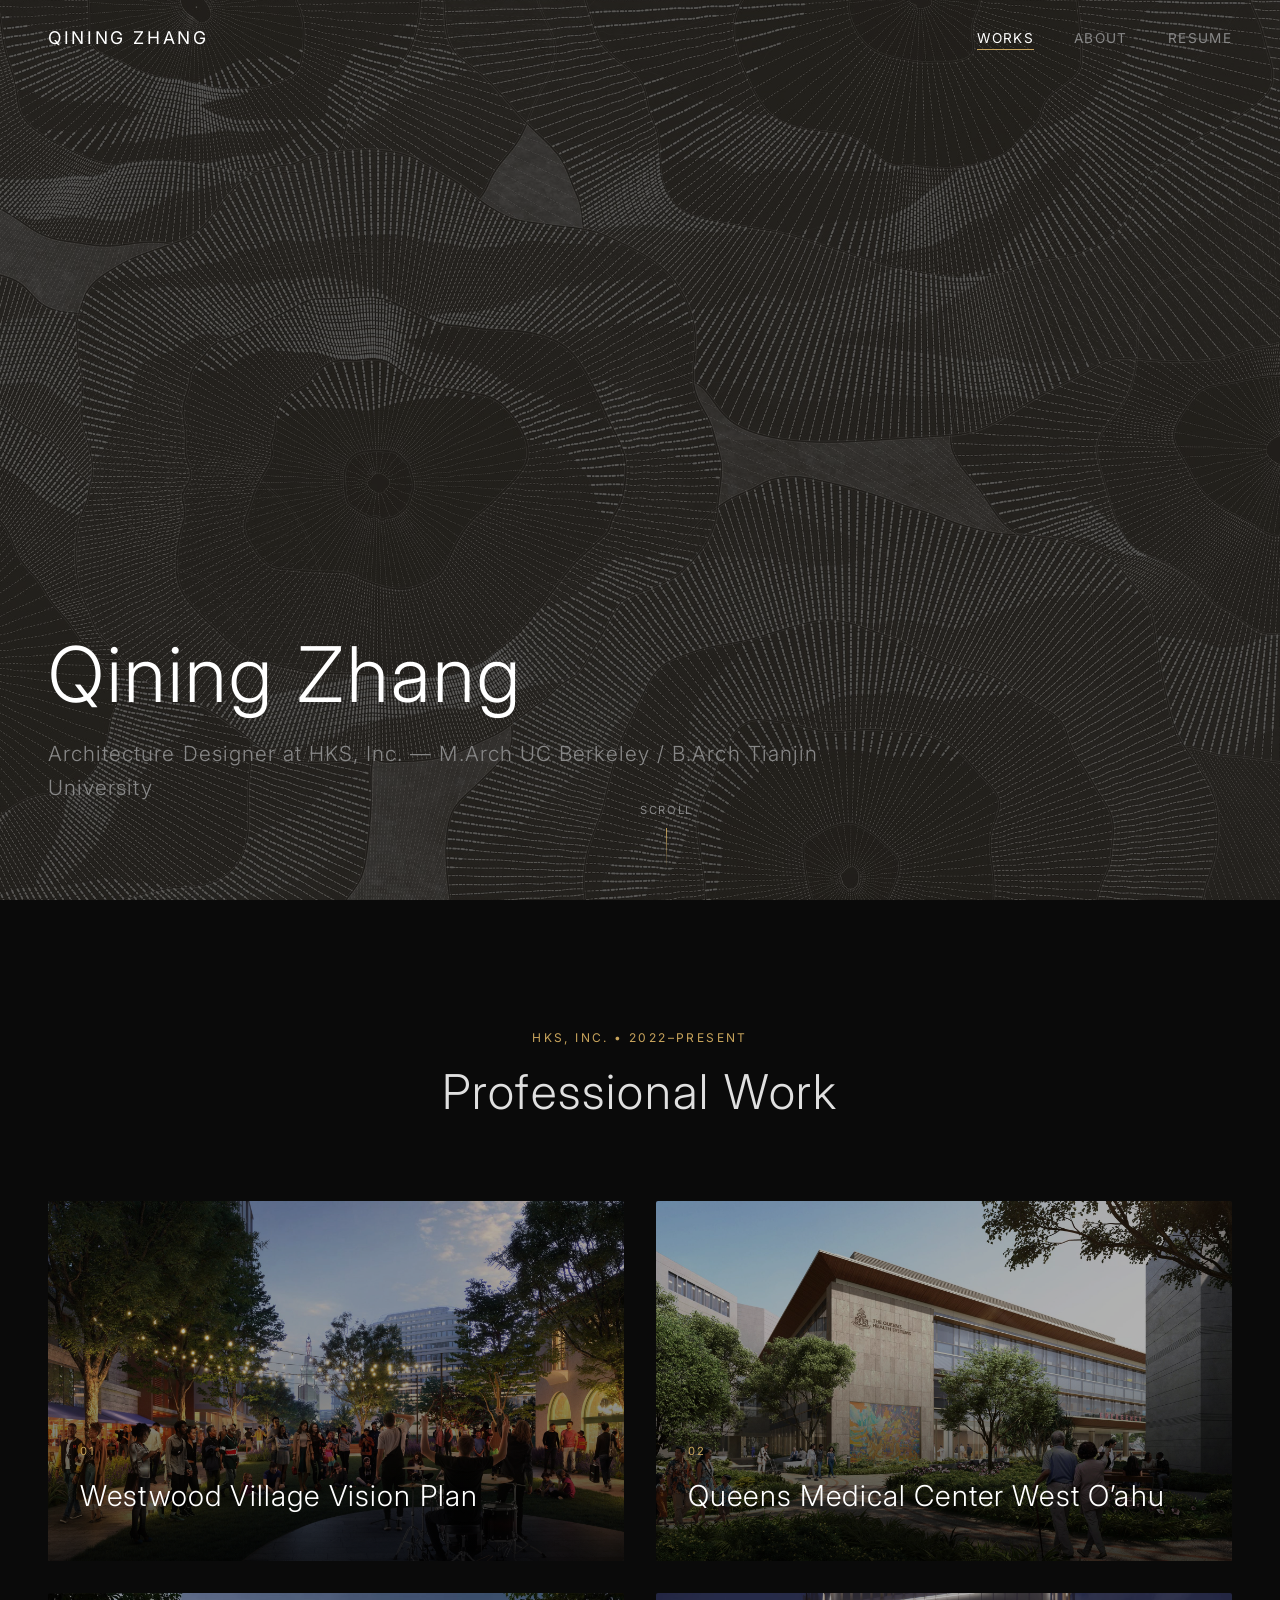
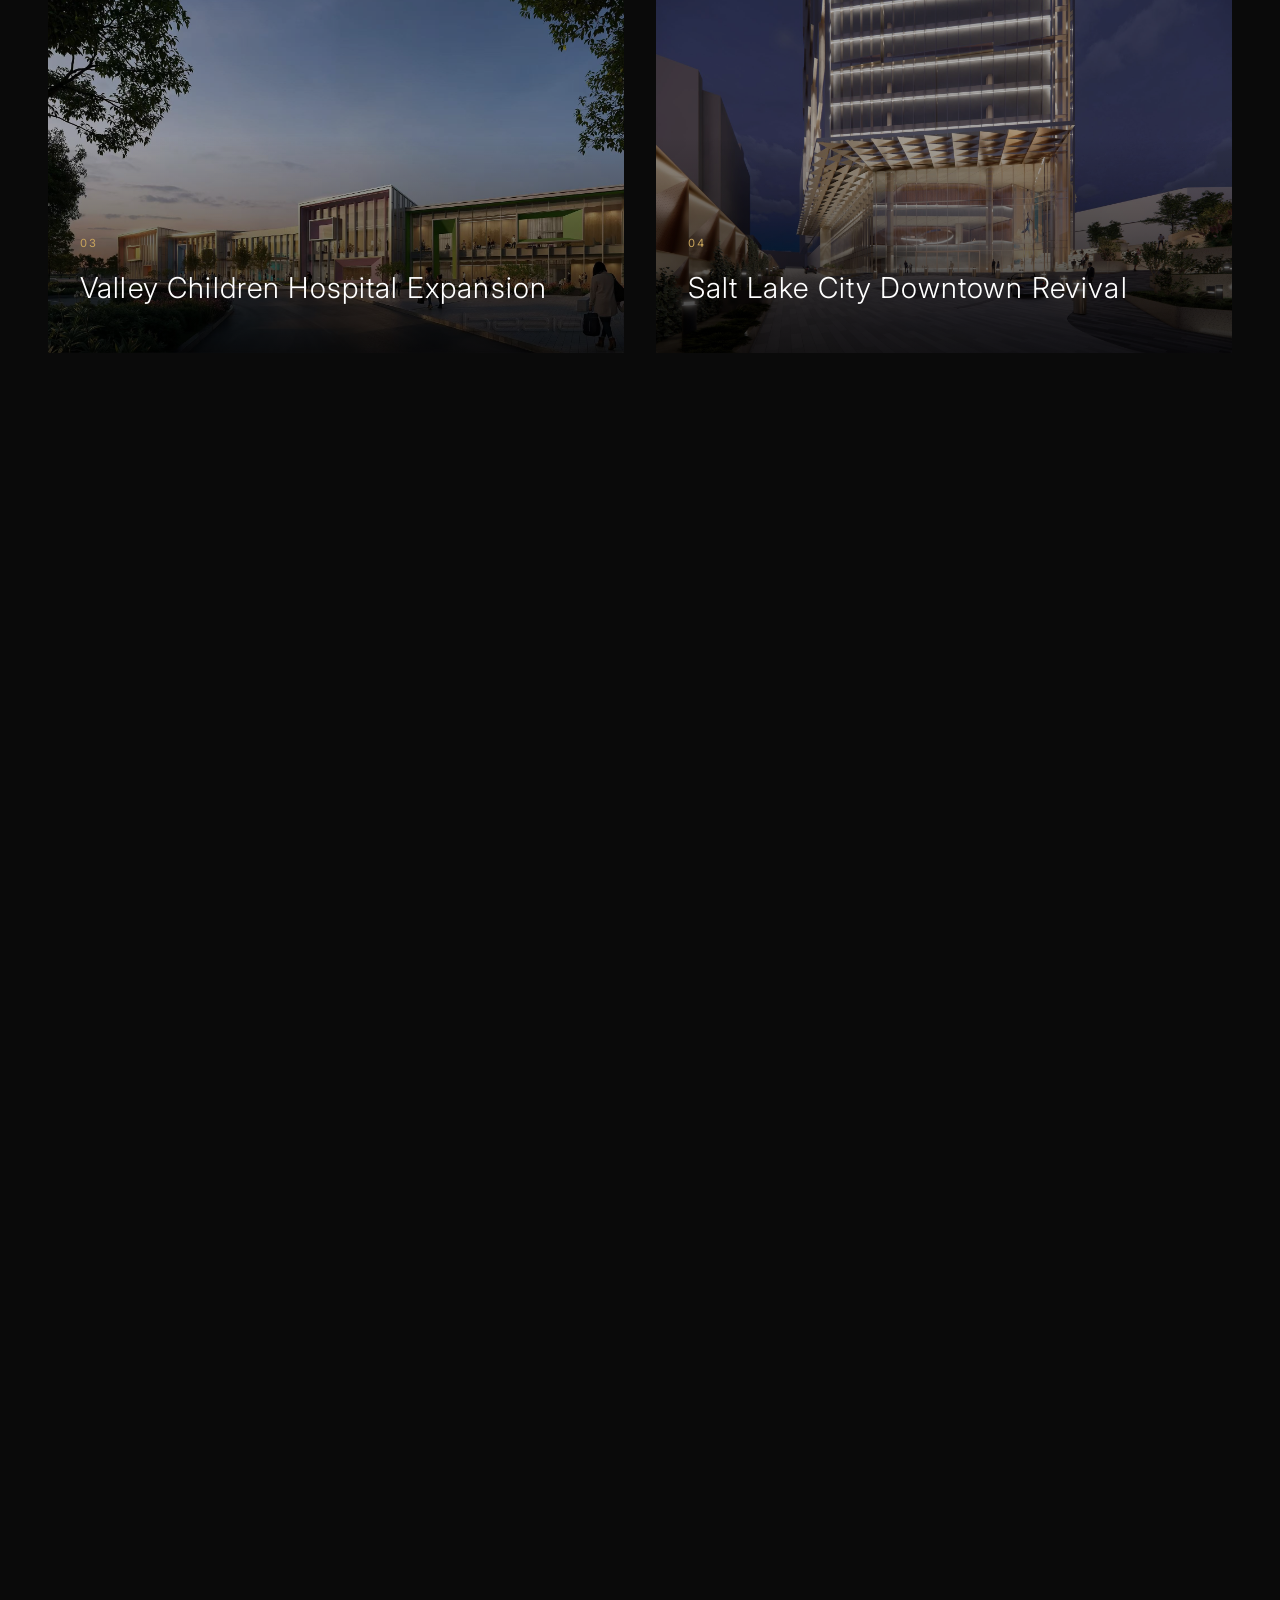
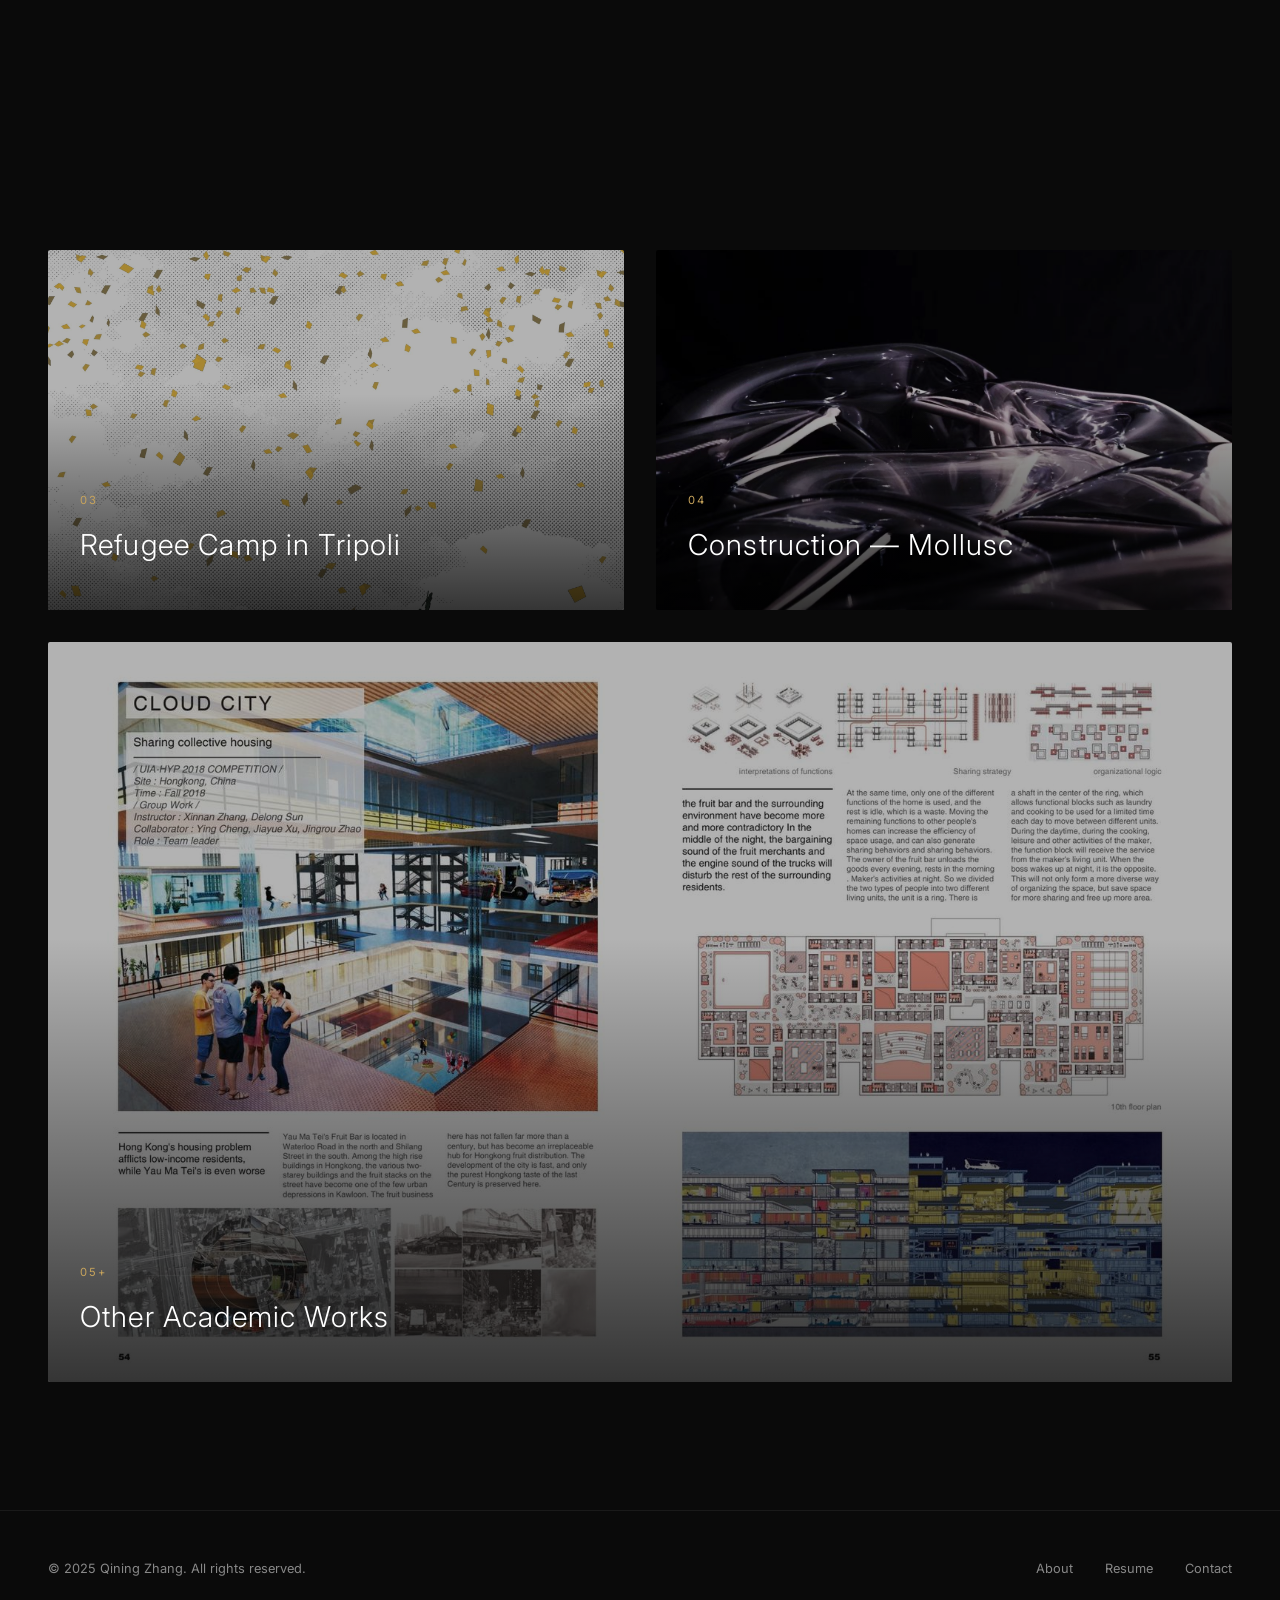
<file: index.html>
<!DOCTYPE html>
<html lang="en">
<head>
  <meta charset="UTF-8">
  <meta name="viewport" content="width=device-width, initial-scale=1.0">
  <title>Qining Zhang | Architecture Portfolio</title>
  <link rel="preconnect" href="https://fonts.googleapis.com">
  <link href="https://fonts.googleapis.com/css2?family=Inter:wght@300;400;500&display=swap" rel="stylesheet">
  <meta name="description" content="Architecture portfolio of Qining Zhang — Architecture Designer at HKS, Inc. M.Arch UC Berkeley, B.Arch Tianjin University.">
  <meta property="og:title" content="Qining Zhang | Architecture Portfolio">
  <meta property="og:description" content="Architecture portfolio of Qining Zhang — Architecture Designer at HKS, Inc. M.Arch UC Berkeley, B.Arch Tianjin University.">
  <meta property="og:type" content="website">
  <link rel="icon" type="image/x-icon" href="favicon.ico">
  <link rel="icon" type="image/png" sizes="32x32" href="favicon-32x32.png">
  <link rel="apple-touch-icon" sizes="180x180" href="apple-touch-icon.png">
  <link rel="stylesheet" href="css/style.css">
</head>
<body>
  <div class="page-transition"></div>

  <nav class="nav">
    <a href="index.html" class="nav-logo">Qining Zhang</a>
    <ul class="nav-links">
      <li><a href="index.html" class="active">Works</a></li>
      <li><a href="about.html">About</a></li>
      <li><a href="resume.html">Resume</a></li>
    </ul>
    <button class="nav-toggle" aria-label="Menu">
      <span></span><span></span><span></span>
    </button>
  </nav>

  <!-- Hero -->
  <section class="hero">
    <div class="hero-bg" style="background-image: url('images/hero-bg.jpg')"></div>
    <div class="hero-content">
      <h1>Qining Zhang</h1>
      <p class="hero-subtitle">Architecture Designer at HKS, Inc. &mdash; M.Arch UC Berkeley / B.Arch Tianjin University</p>
    </div>
    <div class="hero-scroll">
      <span>Scroll</span>
      <div class="scroll-line"></div>
    </div>
  </section>

  <!-- Professional Work -->
  <section class="projects-section">
    <div class="section-header reveal">
      <p class="section-label">HKS, Inc. &bull; 2022&ndash;Present</p>
      <h2>Professional Work</h2>
    </div>

    <div class="project-grid">
      <a href="projects/hks-westwood.html" class="project-card reveal">
        <img src="images/hks-westwood/westwood-hero.jpg" alt="Westwood Village Vision Plan" loading="lazy">
        <div class="project-card-overlay">
          <span class="project-card-number">01</span>
          <h3>Westwood Village Vision Plan</h3>
          <p class="project-card-meta">Urban Design &bull; Los Angeles</p>
        </div>
      </a>

      <a href="projects/hks-qmcwo.html" class="project-card reveal">
        <img src="images/hks-qmcwo/qmcwo-hero.jpg" alt="Queens Medical Center West O'ahu" loading="lazy">
        <div class="project-card-overlay">
          <span class="project-card-number">02</span>
          <h3>Queens Medical Center West O&rsquo;ahu</h3>
          <p class="project-card-meta">Healthcare &bull; Hawai&rsquo;i</p>
        </div>
      </a>

      <a href="projects/hks-valley.html" class="project-card reveal">
        <img src="images/hks-valley/valley-hero.jpg" alt="Valley Children Hospital Expansion" loading="lazy">
        <div class="project-card-overlay">
          <span class="project-card-number">03</span>
          <h3>Valley Children Hospital Expansion</h3>
          <p class="project-card-meta">Healthcare &bull; California</p>
        </div>
      </a>

      <a href="projects/hks-slc.html" class="project-card reveal">
        <img src="images/hks-slc/slc-hero.jpg" alt="Salt Lake City Downtown Revival" loading="lazy">
        <div class="project-card-overlay">
          <span class="project-card-number">04</span>
          <h3>Salt Lake City Downtown Revival</h3>
          <p class="project-card-meta">Venue &amp; Culture &bull; Utah</p>
        </div>
      </a>

      <a href="projects/hks-other.html" class="project-card reveal" style="grid-column: 1 / -1;">
        <img src="images/hks-other/hks-other-hero.jpg" alt="More HKS Projects" loading="lazy">
        <div class="project-card-overlay">
          <span class="project-card-number">05+</span>
          <h3>More Professional Work</h3>
          <p class="project-card-meta">QMC Kona &bull; Souk Okaz &bull; Gateway Hospital &bull; CBU Dental &bull; Dogpatch &bull; UCSB</p>
        </div>
      </a>
    </div>
  </section>

  <!-- Academic Work -->
  <section class="projects-section" style="padding-top: 2rem;">
    <div class="section-header reveal">
      <p class="section-label">Tianjin University &bull; 2015&ndash;2020</p>
      <h2>Academic Work</h2>
    </div>

    <div class="project-grid">
      <a href="projects/tokyo-villa.html" class="project-card reveal">
        <img src="images/tokyo/tokyo-03.jpg" alt="Urban Villa in Tokyo" loading="lazy">
        <div class="project-card-overlay">
          <span class="project-card-number">01</span>
          <h3>Urban Villa in Tokyo</h3>
          <p class="project-card-meta">Architecture Design &bull; Spring 2018</p>
        </div>
      </a>

      <a href="projects/rome-gallery.html" class="project-card reveal">
        <img src="images/rome/rome-hero.jpg" alt="Gallery in Rome" loading="lazy">
        <div class="project-card-overlay">
          <span class="project-card-number">02</span>
          <h3>Gallery in Rome</h3>
          <p class="project-card-meta">Architecture Design &bull; Fall 2017</p>
        </div>
      </a>

      <a href="projects/tripoli-camp.html" class="project-card reveal">
        <img src="images/tripoli/tripoli-hero.jpg" alt="Refugee Camp in Tripoli" loading="lazy">
        <div class="project-card-overlay">
          <span class="project-card-number">03</span>
          <h3>Refugee Camp in Tripoli</h3>
          <p class="project-card-meta">Urban Design &bull; Fall 2019</p>
        </div>
      </a>

      <a href="projects/mollusc.html" class="project-card reveal">
        <img src="images/mollusc/mollusc-hero.jpg" alt="Construction - Mollusc" loading="lazy">
        <div class="project-card-overlay">
          <span class="project-card-number">04</span>
          <h3>Construction &mdash; Mollusc</h3>
          <p class="project-card-meta">Construction Design &bull; Fall 2018</p>
        </div>
      </a>

      <a href="projects/other-works.html" class="project-card reveal" style="grid-column: 1 / -1;">
        <img src="images/other/cloud-city.jpg" alt="Other Works" loading="lazy" style="object-position: center 30%;">
        <div class="project-card-overlay">
          <span class="project-card-number">05+</span>
          <h3>Other Academic Works</h3>
          <p class="project-card-meta">Weaving Campus &bull; Cloud City &bull; Poetic Dwelling &bull; Guande Palace</p>
        </div>
      </a>
    </div>
  </section>

  <!-- Footer -->
  <footer class="footer">
    <p>&copy; 2025 Qining Zhang. All rights reserved.</p>
    <div class="footer-links">
      <a href="about.html">About</a>
      <a href="resume.html">Resume</a>
      <a href="mailto:qining_zhang@berkeley.edu">Contact</a>
    </div>
  </footer>

  <script src="js/main.js"></script>
</body>
</html>
</file>
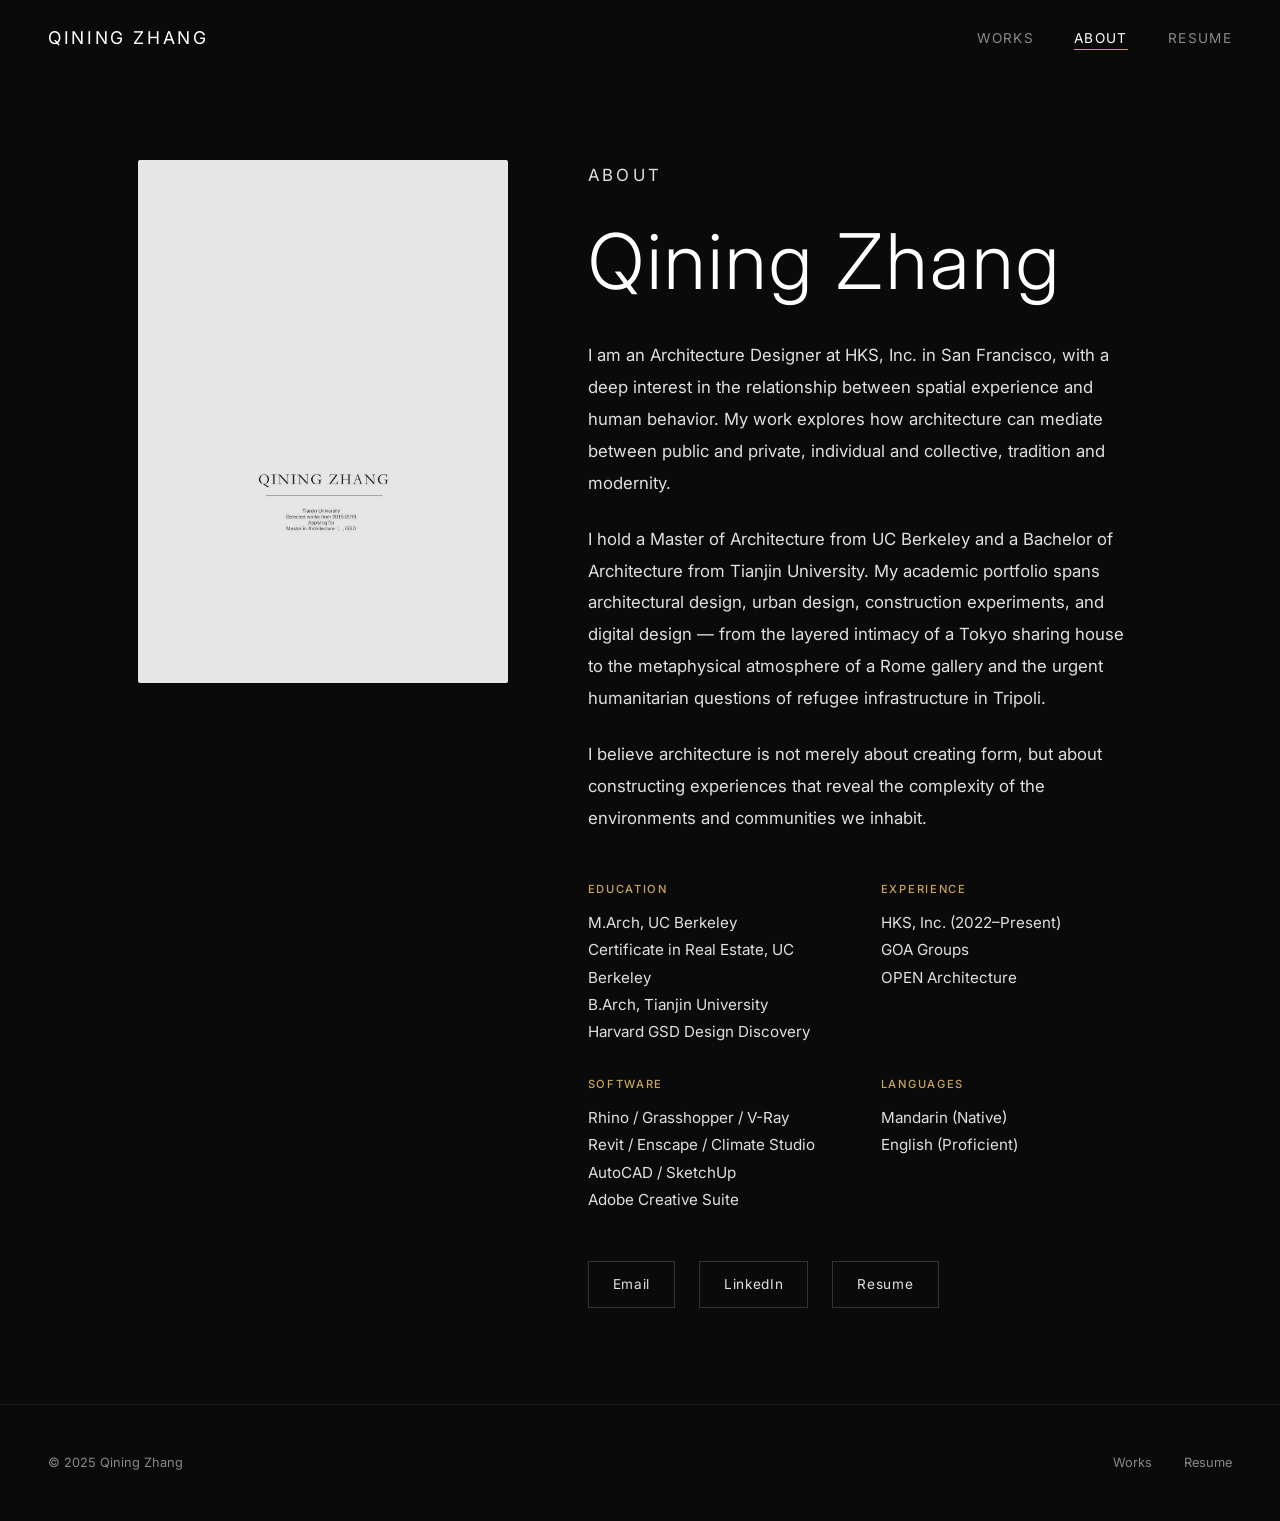
<file: about.html>
<!DOCTYPE html>
<html lang="en">
<head>
  <meta charset="UTF-8">
  <meta name="viewport" content="width=device-width, initial-scale=1.0">
  <title>About | Qining Zhang</title>
  <link href="https://fonts.googleapis.com/css2?family=Inter:wght@300;400;500&display=swap" rel="stylesheet">
  <meta name="description" content="About Qining Zhang — Architecture Designer at HKS, Inc., San Francisco. Education, skills, and professional background.">
  <meta property="og:title" content="About | Qining Zhang">
  <meta property="og:description" content="About Qining Zhang — Architecture Designer at HKS, Inc., San Francisco. Education, skills, and professional background.">
  <meta property="og:type" content="website">
  <link rel="icon" type="image/x-icon" href="favicon.ico">
  <link rel="icon" type="image/png" sizes="32x32" href="favicon-32x32.png">
  <link rel="apple-touch-icon" sizes="180x180" href="apple-touch-icon.png">
  <link rel="stylesheet" href="css/style.css">
</head>
<body>
  <div class="page-transition"></div>

  <nav class="nav scrolled">
    <a href="index.html" class="nav-logo">Qining Zhang</a>
    <ul class="nav-links">
      <li><a href="index.html">Works</a></li>
      <li><a href="about.html" class="active">About</a></li>
      <li><a href="resume.html">Resume</a></li>
    </ul>
    <button class="nav-toggle" aria-label="Menu">
      <span></span><span></span><span></span>
    </button>
  </nav>

  <section class="about-section">
    <div class="about-grid">
      <div class="about-image reveal">
        <img src="images/cover.jpg" alt="Qining Zhang">
      </div>

      <div class="about-text">
        <p class="section-label reveal">About</p>
        <h1 class="reveal">Qining Zhang</h1>

        <div class="reveal">
          <p>I am an Architecture Designer at HKS, Inc. in San Francisco, with a deep interest in the relationship between spatial experience and human behavior. My work explores how architecture can mediate between public and private, individual and collective, tradition and modernity.</p>
          <p>I hold a Master of Architecture from UC Berkeley and a Bachelor of Architecture from Tianjin University. My academic portfolio spans architectural design, urban design, construction experiments, and digital design — from the layered intimacy of a Tokyo sharing house to the metaphysical atmosphere of a Rome gallery and the urgent humanitarian questions of refugee infrastructure in Tripoli.</p>
          <p>I believe architecture is not merely about creating form, but about constructing experiences that reveal the complexity of the environments and communities we inhabit.</p>
        </div>

        <div class="about-details reveal">
          <div class="about-detail-item">
            <h4>Education</h4>
            <ul>
              <li>M.Arch, UC Berkeley</li>
              <li>Certificate in Real Estate, UC Berkeley</li>
              <li>B.Arch, Tianjin University</li>
              <li>Harvard GSD Design Discovery</li>
            </ul>
          </div>
          <div class="about-detail-item">
            <h4>Experience</h4>
            <ul>
              <li>HKS, Inc. (2022&ndash;Present)</li>
              <li>GOA Groups</li>
              <li>OPEN Architecture</li>
            </ul>
          </div>
          <div class="about-detail-item">
            <h4>Software</h4>
            <ul>
              <li>Rhino / Grasshopper / V-Ray</li>
              <li>Revit / Enscape / Climate Studio</li>
              <li>AutoCAD / SketchUp</li>
              <li>Adobe Creative Suite</li>
            </ul>
          </div>
          <div class="about-detail-item">
            <h4>Languages</h4>
            <ul>
              <li>Mandarin (Native)</li>
              <li>English (Proficient)</li>
            </ul>
          </div>
        </div>

        <div class="contact-links reveal">
          <a href="mailto:qining_zhang@berkeley.edu" class="contact-link">Email</a>
          <a href="https://www.linkedin.com/in/qining-zhang/" class="contact-link">LinkedIn</a>
          <a href="resume.html" class="contact-link">Resume</a>
        </div>
      </div>
    </div>
  </section>

  <footer class="footer">
    <p>&copy; 2025 Qining Zhang</p>
    <div class="footer-links">
      <a href="index.html">Works</a>
      <a href="resume.html">Resume</a>
    </div>
  </footer>

  <script src="js/main.js"></script>
</body>
</html>
</file>
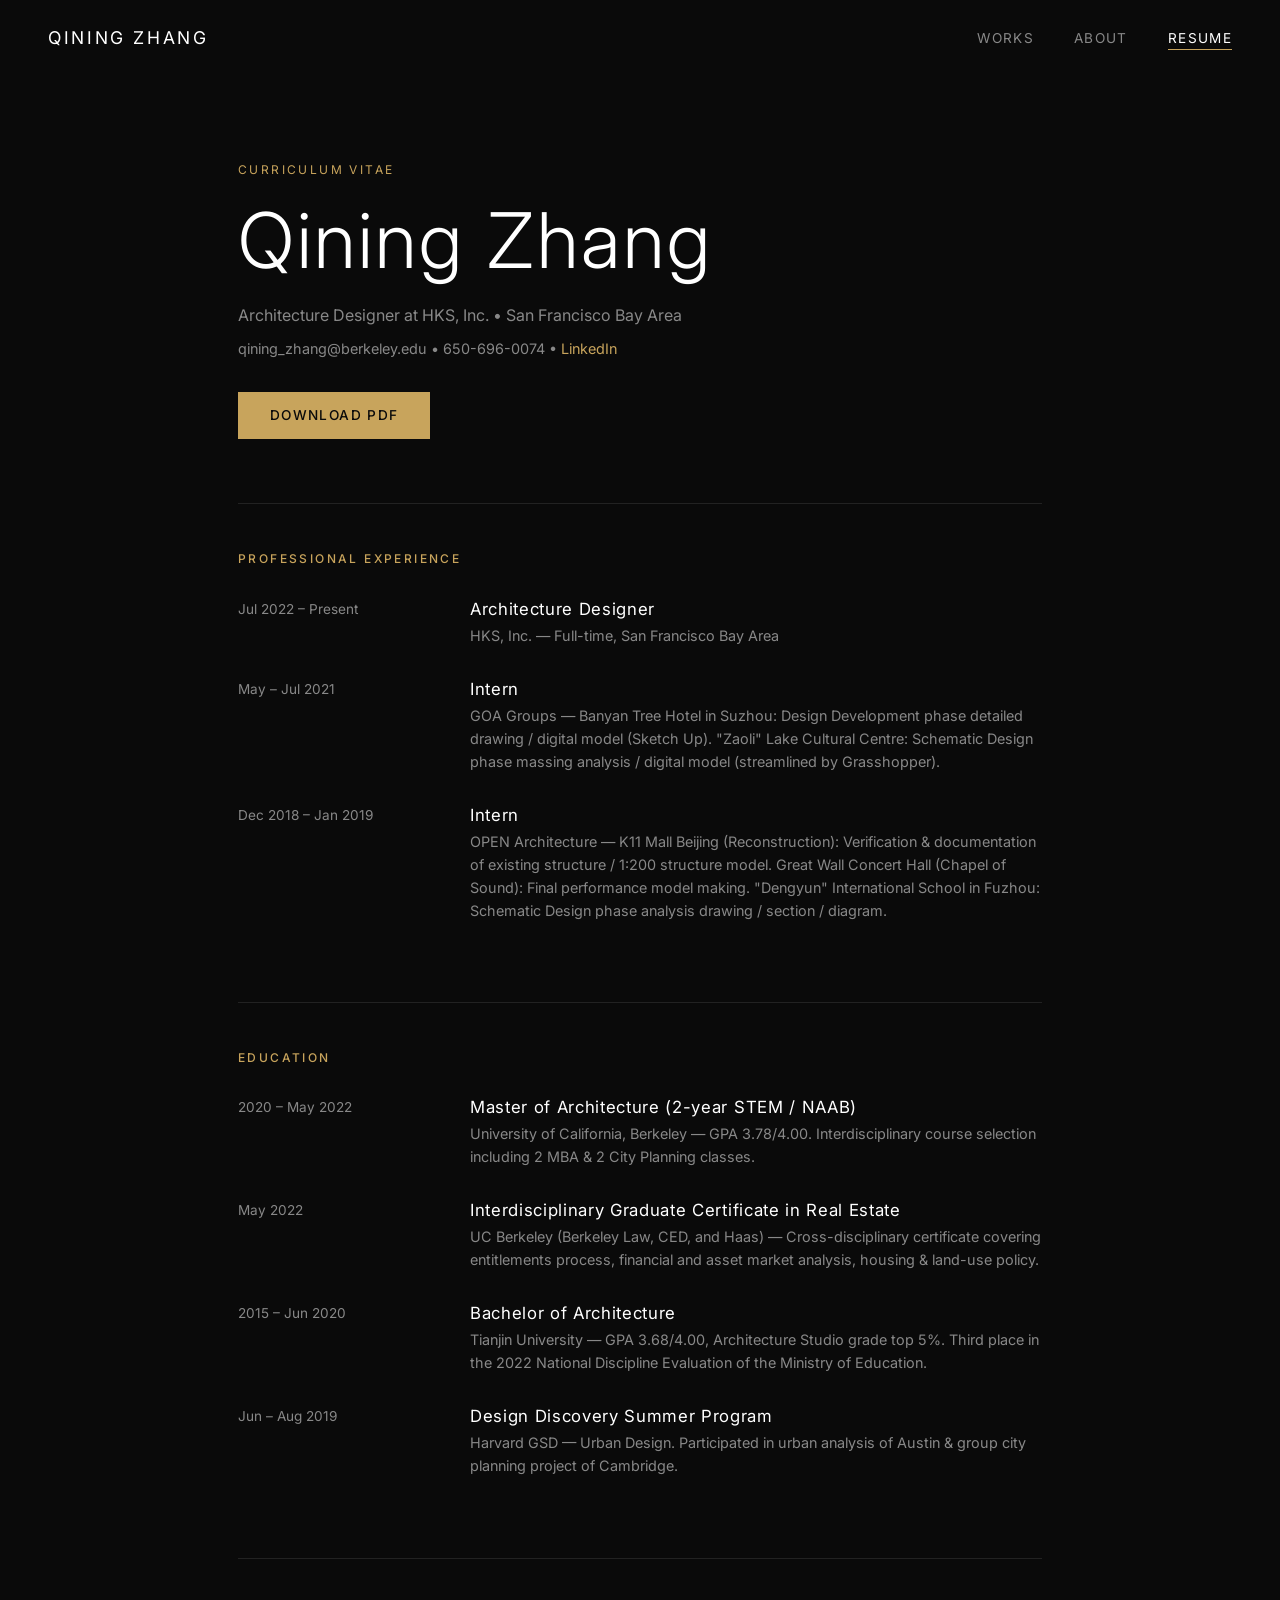
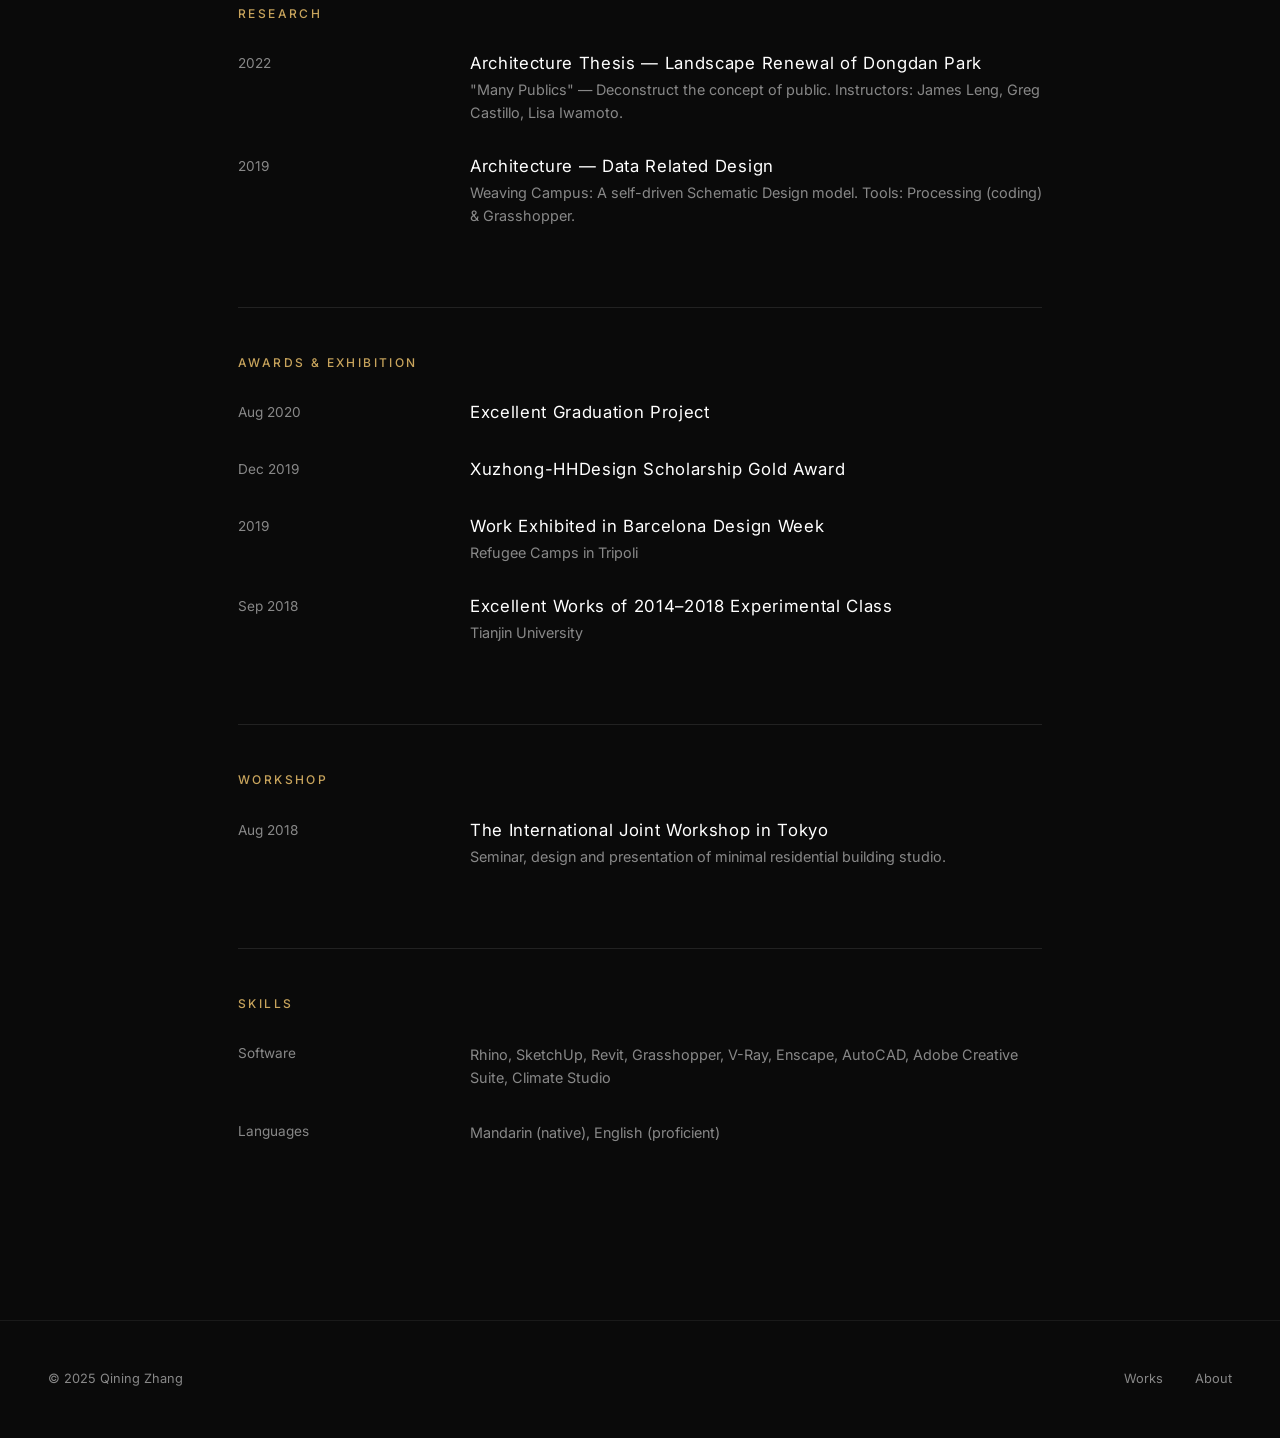
<file: resume.html>
<!DOCTYPE html>
<html lang="en">
<head>
  <meta charset="UTF-8">
  <meta name="viewport" content="width=device-width, initial-scale=1.0">
  <title>Resume | Qining Zhang</title>
  <link href="https://fonts.googleapis.com/css2?family=Inter:wght@300;400;500&display=swap" rel="stylesheet">
  <meta name="description" content="Resume of Qining Zhang — Architecture Designer at HKS, Inc. UC Berkeley M.Arch, Tianjin University B.Arch. Professional experience, research, and awards.">
  <meta property="og:title" content="Resume | Qining Zhang">
  <meta property="og:description" content="Resume of Qining Zhang — Architecture Designer at HKS, Inc. UC Berkeley M.Arch, Tianjin University B.Arch. Professional experience, research, and awards.">
  <meta property="og:type" content="website">
  <link rel="icon" type="image/x-icon" href="favicon.ico">
  <link rel="icon" type="image/png" sizes="32x32" href="favicon-32x32.png">
  <link rel="apple-touch-icon" sizes="180x180" href="apple-touch-icon.png">
  <link rel="stylesheet" href="css/style.css">
</head>
<body>
  <div class="page-transition"></div>

  <nav class="nav scrolled">
    <a href="index.html" class="nav-logo">Qining Zhang</a>
    <ul class="nav-links">
      <li><a href="index.html">Works</a></li>
      <li><a href="about.html">About</a></li>
      <li><a href="resume.html" class="active">Resume</a></li>
    </ul>
    <button class="nav-toggle" aria-label="Menu">
      <span></span><span></span><span></span>
    </button>
  </nav>

  <section class="resume-section">
    <p class="section-label reveal">Curriculum Vitae</p>
    <h1 class="reveal">Qining Zhang</h1>
    <p class="reveal" style="color: var(--text-muted); margin-bottom: 0.5rem;">Architecture Designer at HKS, Inc. &bull; San Francisco Bay Area</p>
    <p class="reveal" style="color: var(--text-muted); margin-bottom: 2rem; font-size: 0.9rem;">qining_zhang@berkeley.edu &bull; 650-696-0074 &bull; <a href="https://www.linkedin.com/in/qining-zhang/" style="color: var(--accent);">LinkedIn</a></p>

    <a href="#" class="resume-download reveal">Download PDF</a>

    <!-- Professional Experience -->
    <div class="resume-block reveal">
      <h3>Professional Experience</h3>
      <div class="resume-entry">
        <span class="resume-date">Jul 2022 &ndash; Present</span>
        <div class="resume-info">
          <h4>Architecture Designer</h4>
          <p>HKS, Inc. &mdash; Full-time, San Francisco Bay Area</p>
        </div>
      </div>
      <div class="resume-entry">
        <span class="resume-date">May &ndash; Jul 2021</span>
        <div class="resume-info">
          <h4>Intern</h4>
          <p>GOA Groups &mdash; Banyan Tree Hotel in Suzhou: Design Development phase detailed drawing / digital model (Sketch Up). "Zaoli" Lake Cultural Centre: Schematic Design phase massing analysis / digital model (streamlined by Grasshopper).</p>
        </div>
      </div>
      <div class="resume-entry">
        <span class="resume-date">Dec 2018 &ndash; Jan 2019</span>
        <div class="resume-info">
          <h4>Intern</h4>
          <p>OPEN Architecture &mdash; K11 Mall Beijing (Reconstruction): Verification &amp; documentation of existing structure / 1:200 structure model. Great Wall Concert Hall (Chapel of Sound): Final performance model making. "Dengyun" International School in Fuzhou: Schematic Design phase analysis drawing / section / diagram.</p>
        </div>
      </div>
    </div>

    <!-- Education -->
    <div class="resume-block reveal">
      <h3>Education</h3>
      <div class="resume-entry">
        <span class="resume-date">2020 &ndash; May 2022</span>
        <div class="resume-info">
          <h4>Master of Architecture (2-year STEM / NAAB)</h4>
          <p>University of California, Berkeley &mdash; GPA 3.78/4.00. Interdisciplinary course selection including 2 MBA &amp; 2 City Planning classes.</p>
        </div>
      </div>
      <div class="resume-entry">
        <span class="resume-date">May 2022</span>
        <div class="resume-info">
          <h4>Interdisciplinary Graduate Certificate in Real Estate</h4>
          <p>UC Berkeley (Berkeley Law, CED, and Haas) &mdash; Cross-disciplinary certificate covering entitlements process, financial and asset market analysis, housing &amp; land-use policy.</p>
        </div>
      </div>
      <div class="resume-entry">
        <span class="resume-date">2015 &ndash; Jun 2020</span>
        <div class="resume-info">
          <h4>Bachelor of Architecture</h4>
          <p>Tianjin University &mdash; GPA 3.68/4.00, Architecture Studio grade top 5%. Third place in the 2022 National Discipline Evaluation of the Ministry of Education.</p>
        </div>
      </div>
      <div class="resume-entry">
        <span class="resume-date">Jun &ndash; Aug 2019</span>
        <div class="resume-info">
          <h4>Design Discovery Summer Program</h4>
          <p>Harvard GSD &mdash; Urban Design. Participated in urban analysis of Austin &amp; group city planning project of Cambridge.</p>
        </div>
      </div>
    </div>

    <!-- Research -->
    <div class="resume-block reveal">
      <h3>Research</h3>
      <div class="resume-entry">
        <span class="resume-date">2022</span>
        <div class="resume-info">
          <h4>Architecture Thesis &mdash; Landscape Renewal of Dongdan Park</h4>
          <p>"Many Publics" &mdash; Deconstruct the concept of public. Instructors: James Leng, Greg Castillo, Lisa Iwamoto.</p>
        </div>
      </div>
      <div class="resume-entry">
        <span class="resume-date">2019</span>
        <div class="resume-info">
          <h4>Architecture &mdash; Data Related Design</h4>
          <p>Weaving Campus: A self-driven Schematic Design model. Tools: Processing (coding) &amp; Grasshopper.</p>
        </div>
      </div>
    </div>

    <!-- Awards & Exhibition -->
    <div class="resume-block reveal">
      <h3>Awards &amp; Exhibition</h3>
      <div class="resume-entry">
        <span class="resume-date">Aug 2020</span>
        <div class="resume-info">
          <h4>Excellent Graduation Project</h4>
        </div>
      </div>
      <div class="resume-entry">
        <span class="resume-date">Dec 2019</span>
        <div class="resume-info">
          <h4>Xuzhong-HHDesign Scholarship Gold Award</h4>
        </div>
      </div>
      <div class="resume-entry">
        <span class="resume-date">2019</span>
        <div class="resume-info">
          <h4>Work Exhibited in Barcelona Design Week</h4>
          <p>Refugee Camps in Tripoli</p>
        </div>
      </div>
      <div class="resume-entry">
        <span class="resume-date">Sep 2018</span>
        <div class="resume-info">
          <h4>Excellent Works of 2014&ndash;2018 Experimental Class</h4>
          <p>Tianjin University</p>
        </div>
      </div>
    </div>

    <!-- Workshop -->
    <div class="resume-block reveal">
      <h3>Workshop</h3>
      <div class="resume-entry">
        <span class="resume-date">Aug 2018</span>
        <div class="resume-info">
          <h4>The International Joint Workshop in Tokyo</h4>
          <p>Seminar, design and presentation of minimal residential building studio.</p>
        </div>
      </div>
    </div>

    <!-- Skills -->
    <div class="resume-block reveal">
      <h3>Skills</h3>
      <div class="resume-entry">
        <span class="resume-date">Software</span>
        <div class="resume-info">
          <p>Rhino, SketchUp, Revit, Grasshopper, V-Ray, Enscape, AutoCAD, Adobe Creative Suite, Climate Studio</p>
        </div>
      </div>
      <div class="resume-entry">
        <span class="resume-date">Languages</span>
        <div class="resume-info">
          <p>Mandarin (native), English (proficient)</p>
        </div>
      </div>
    </div>
  </section>

  <footer class="footer">
    <p>&copy; 2025 Qining Zhang</p>
    <div class="footer-links">
      <a href="index.html">Works</a>
      <a href="about.html">About</a>
    </div>
  </footer>

  <script src="js/main.js"></script>
</body>
</html>
</file>
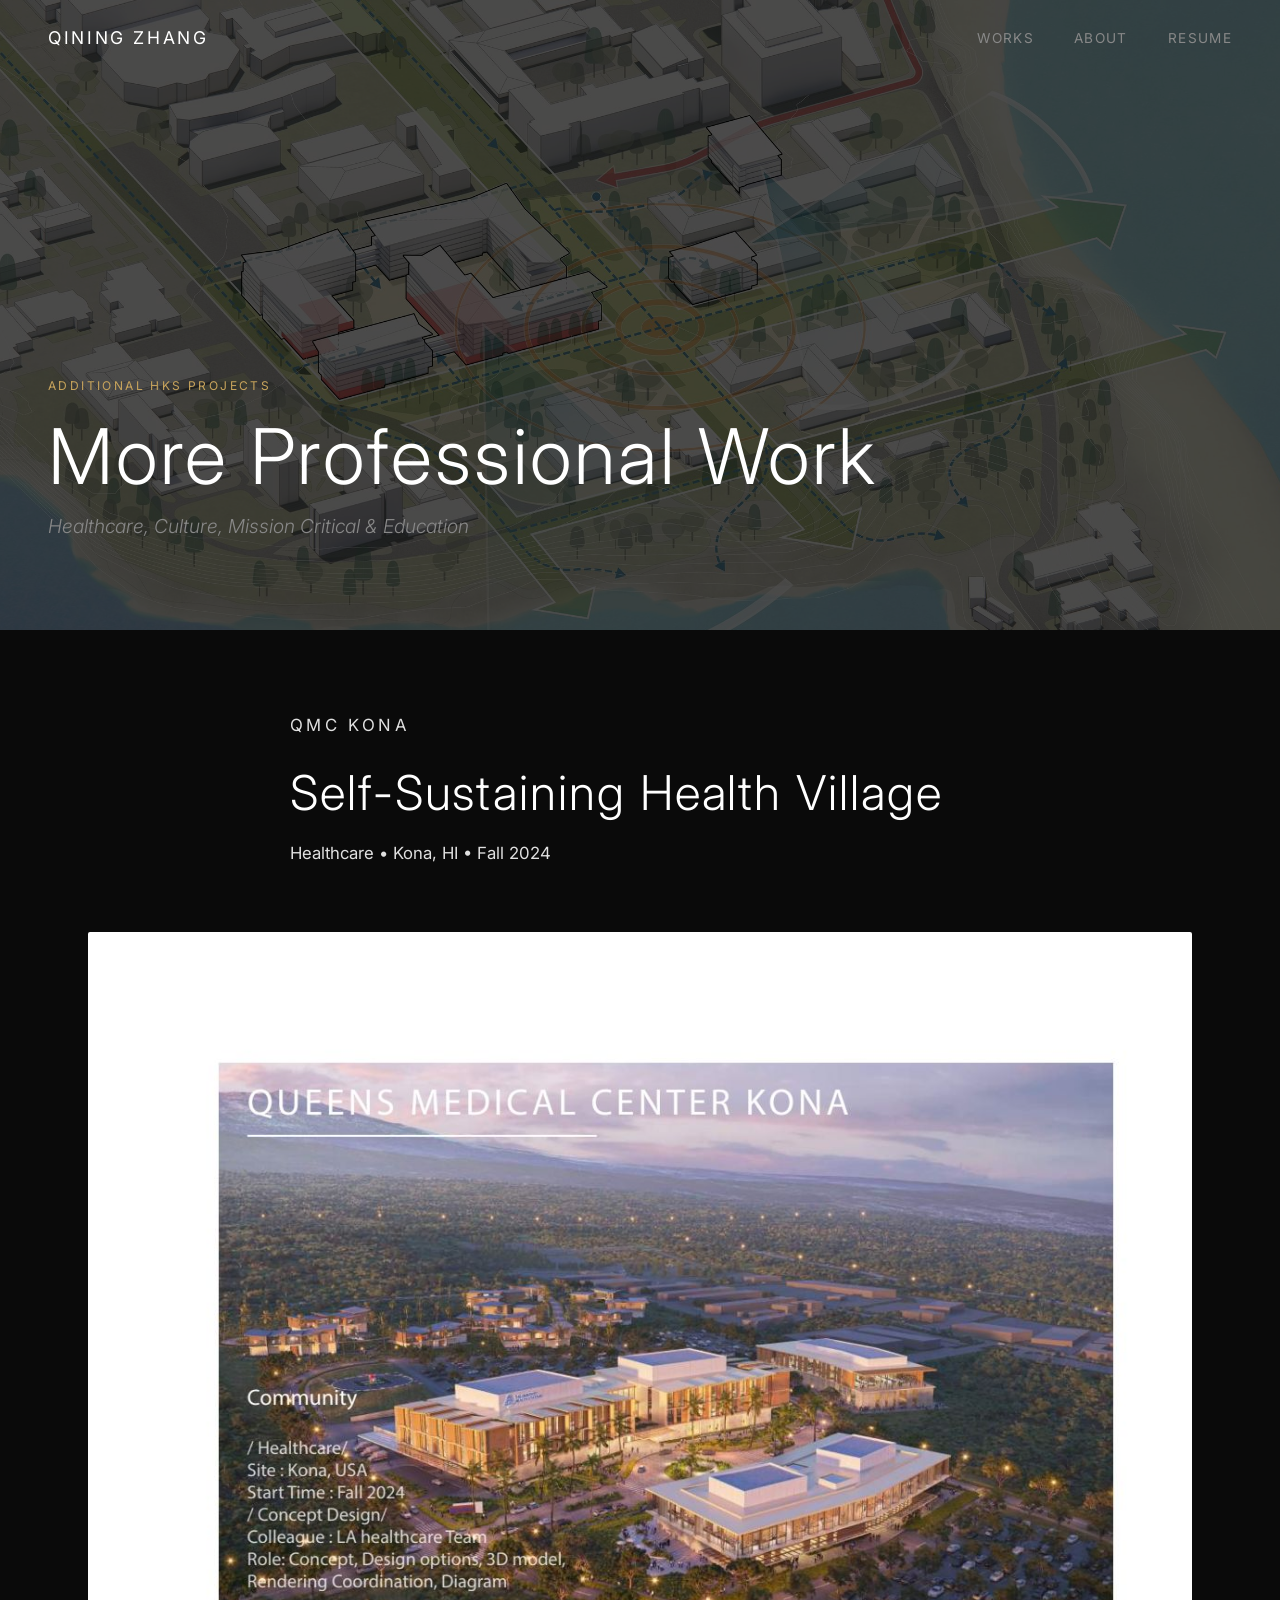
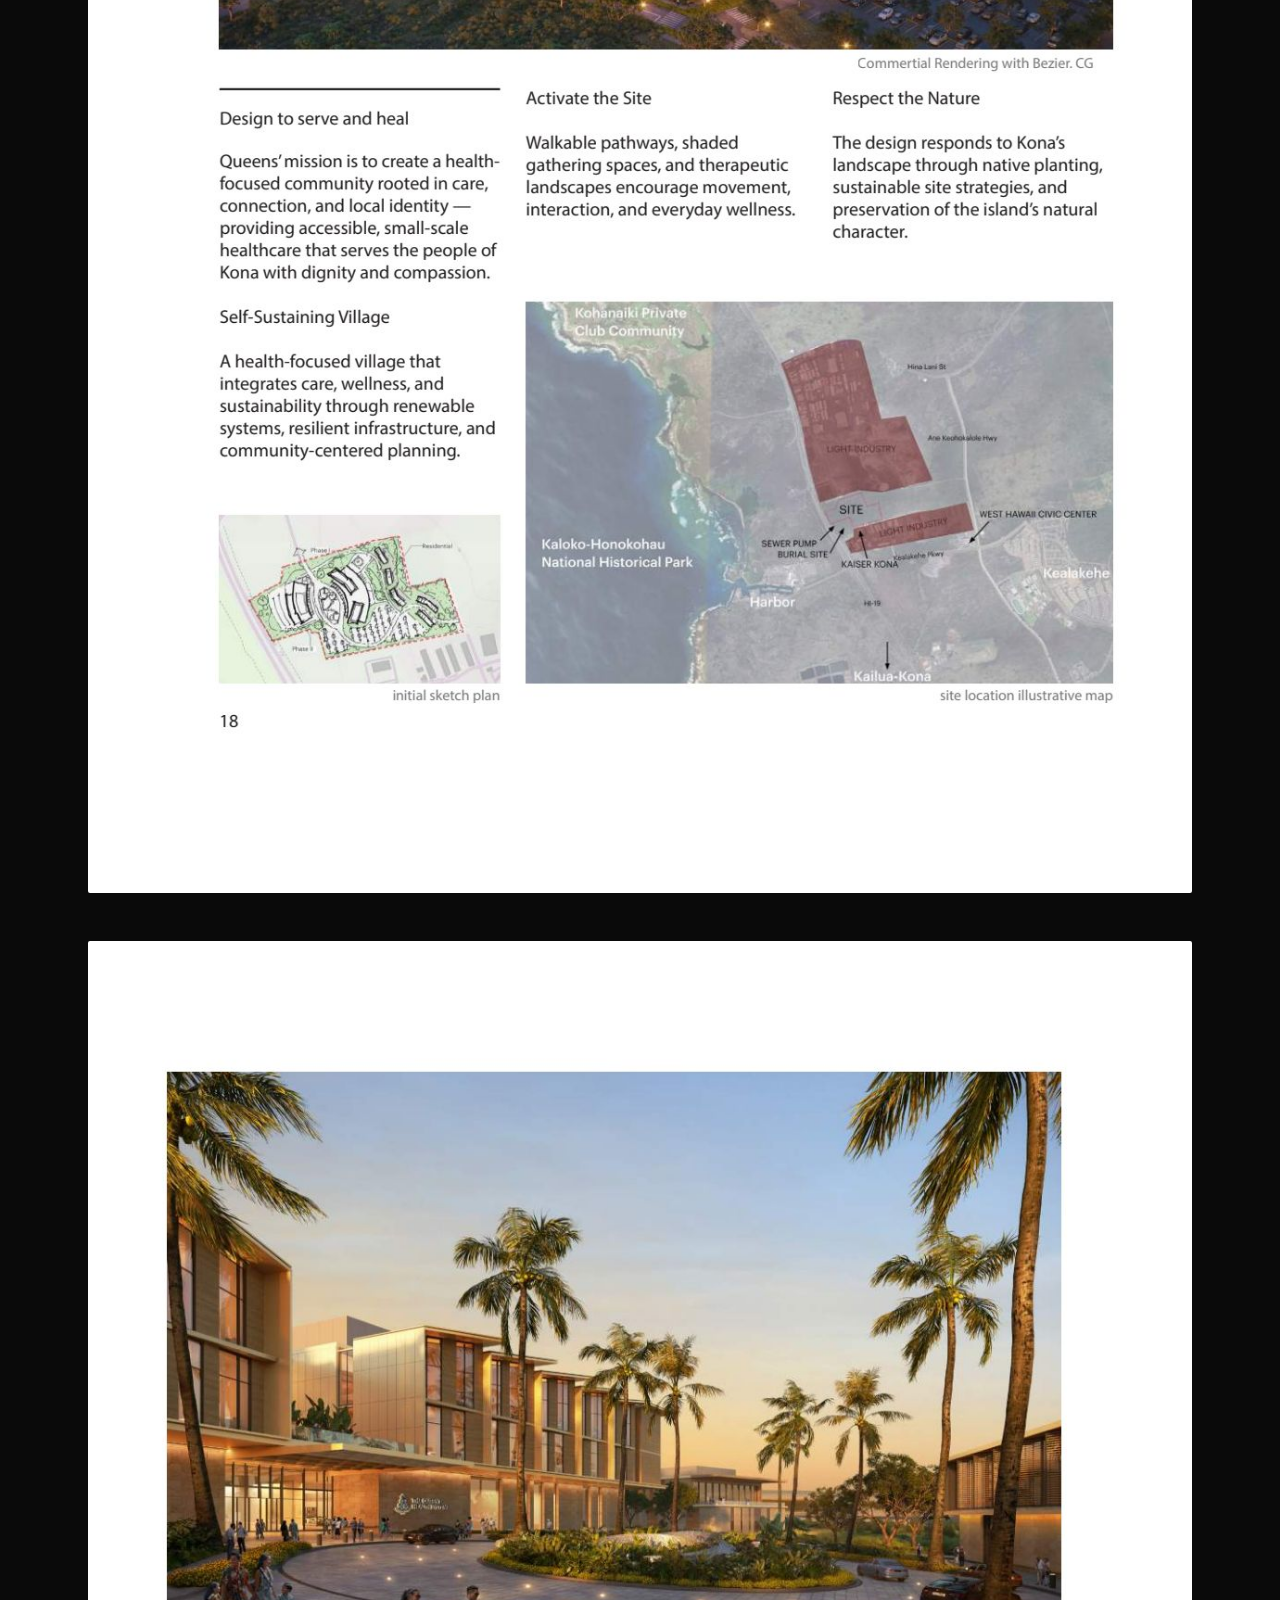
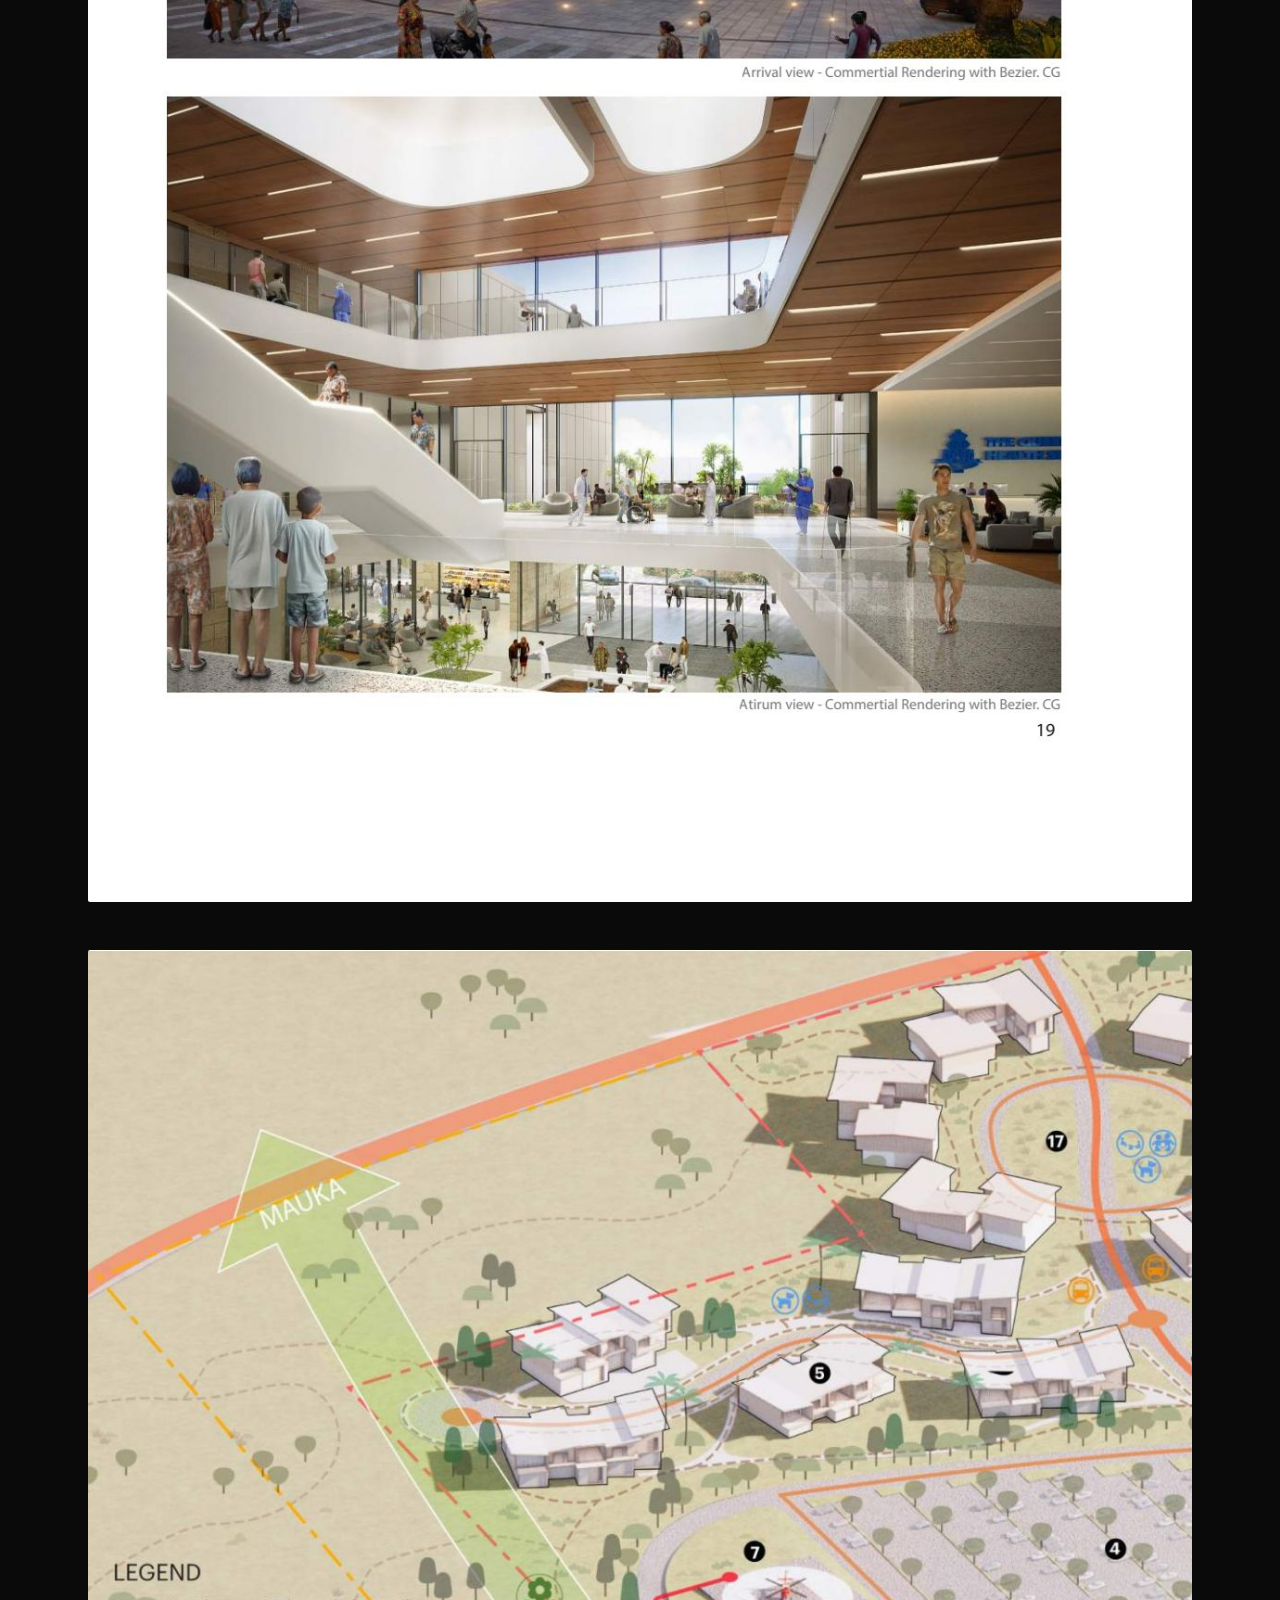
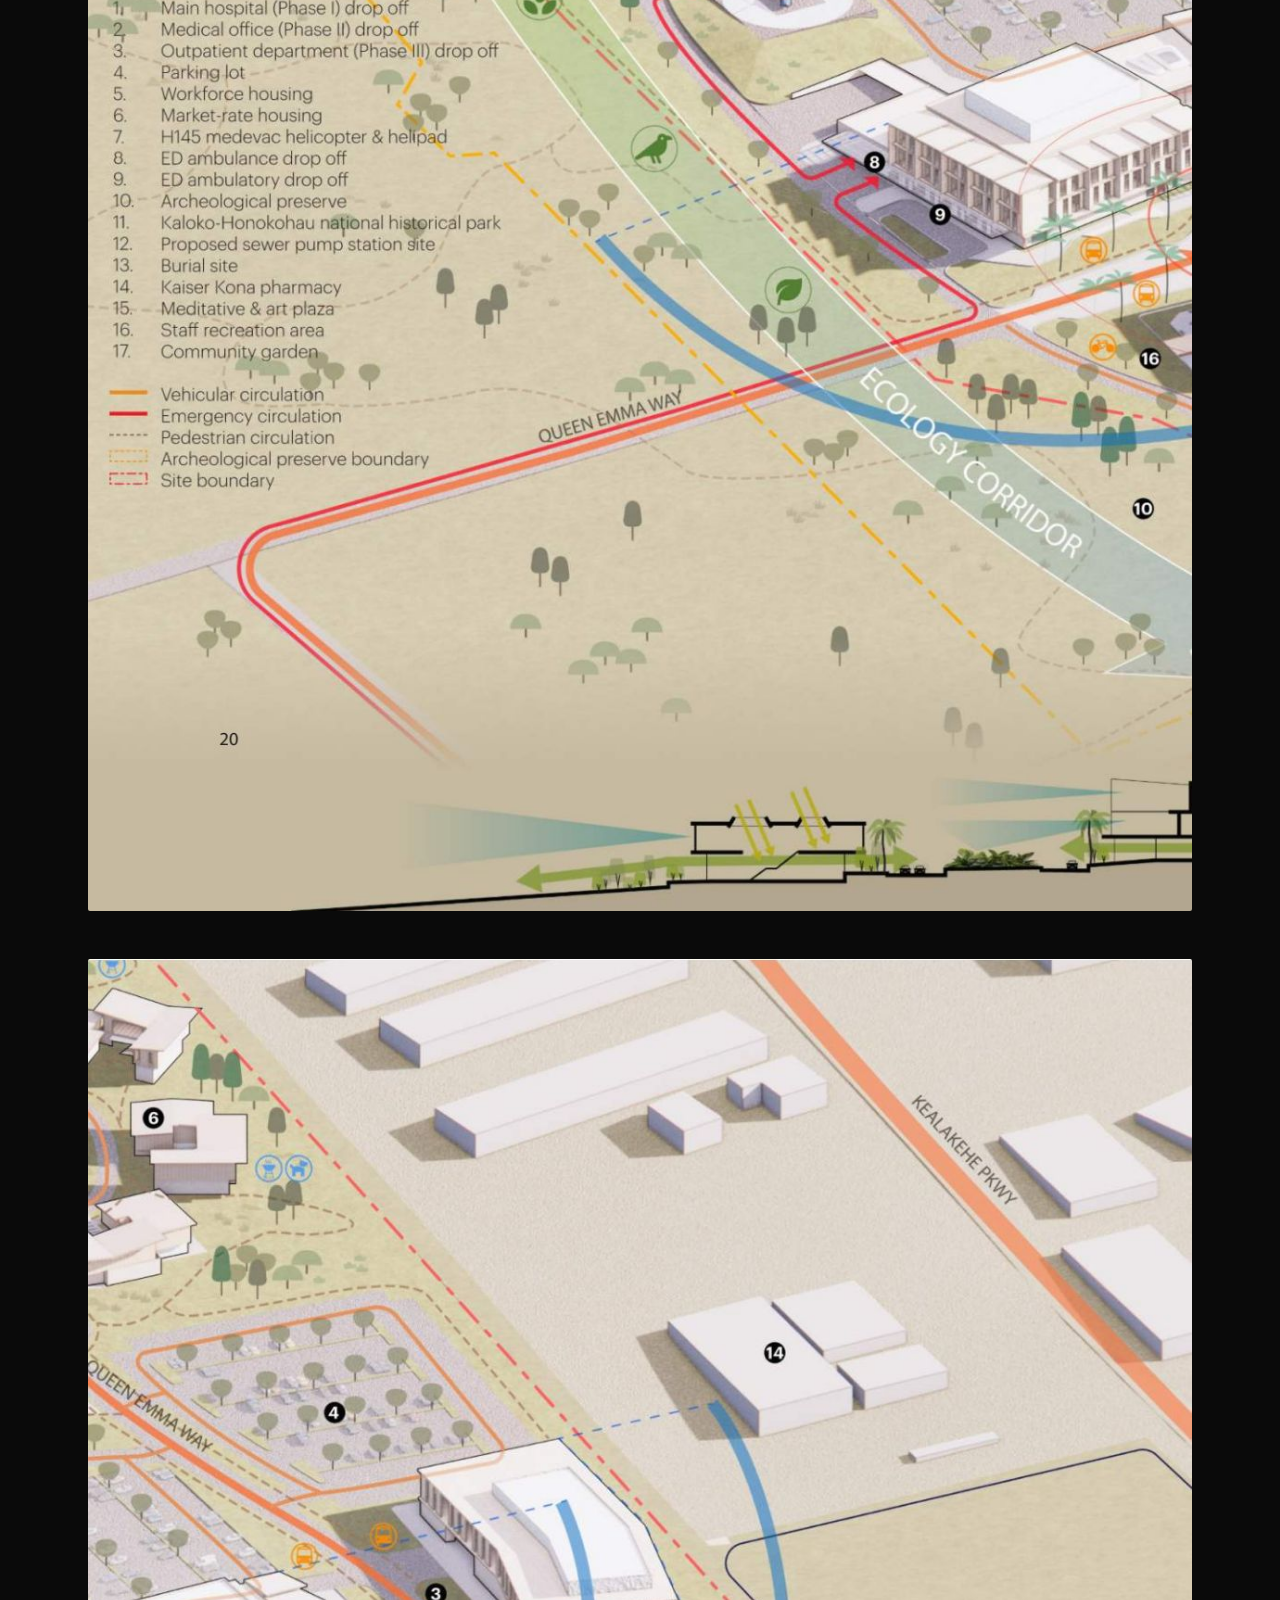
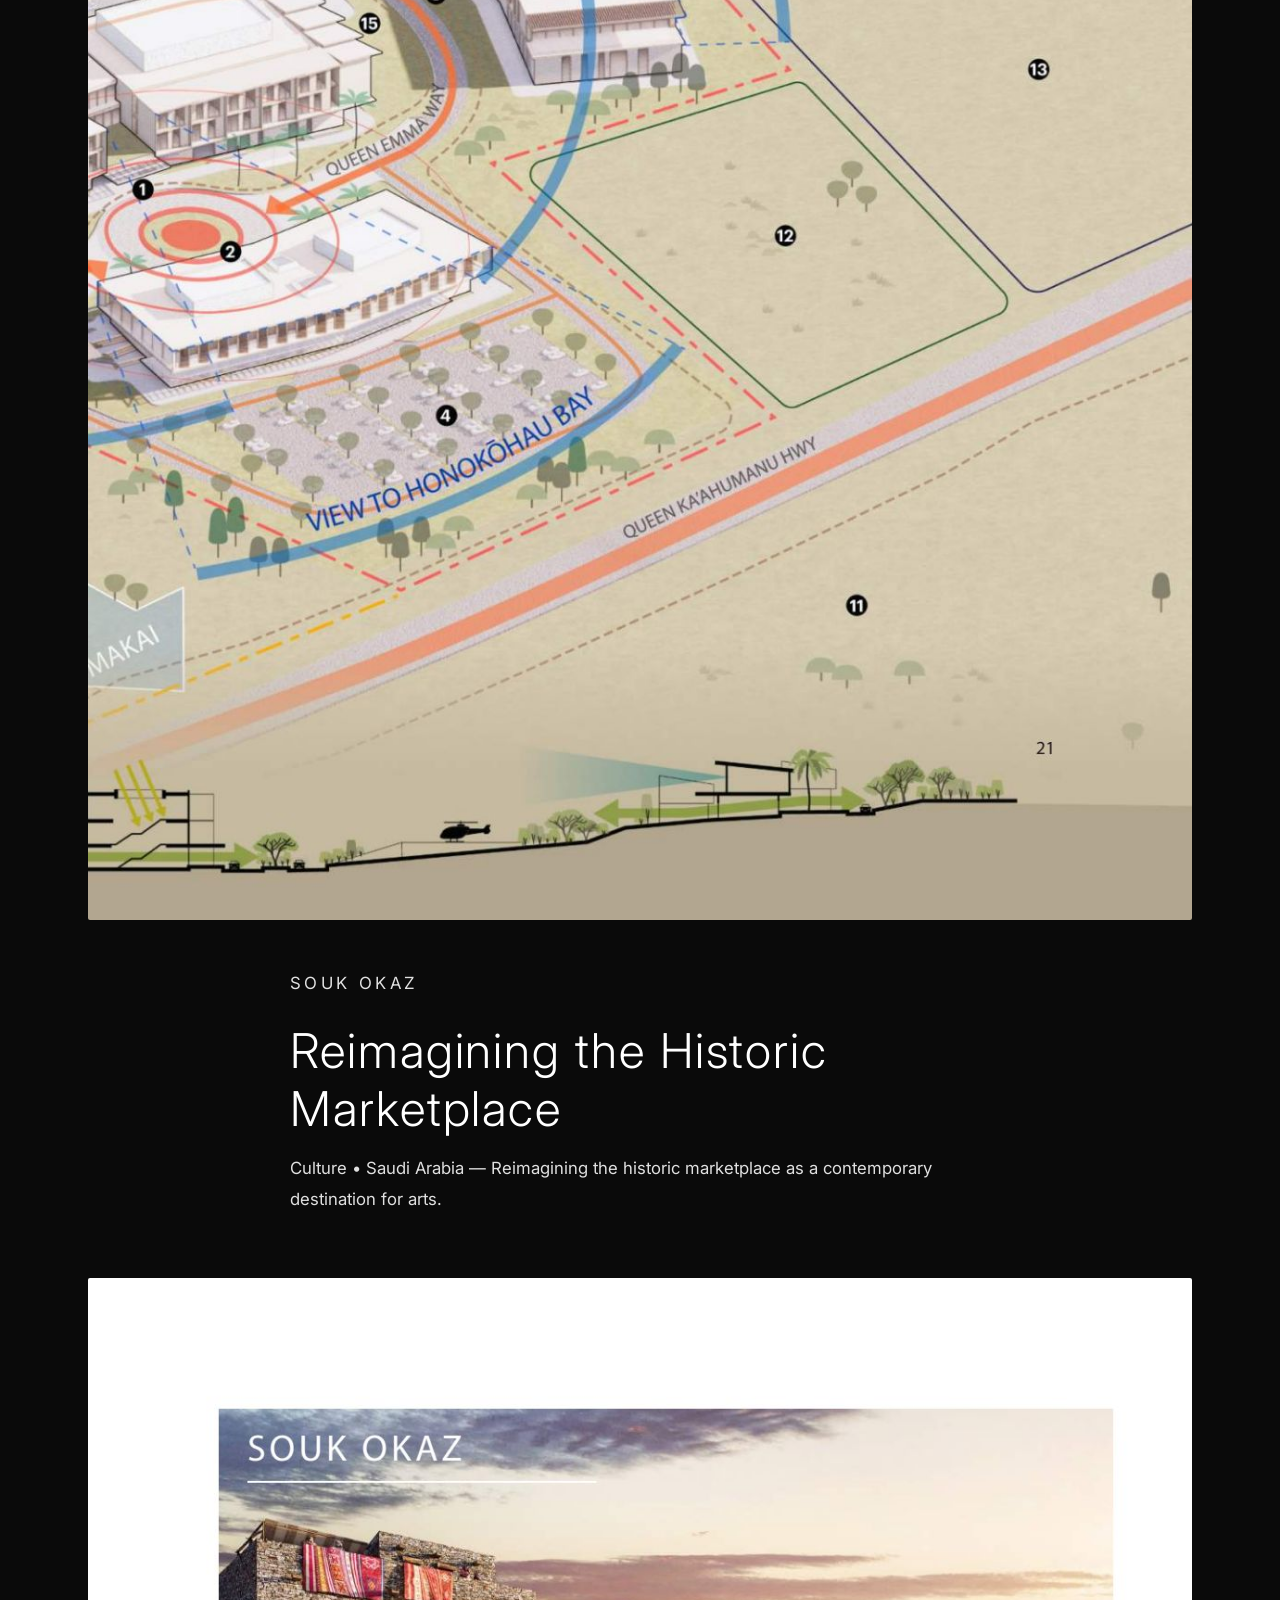
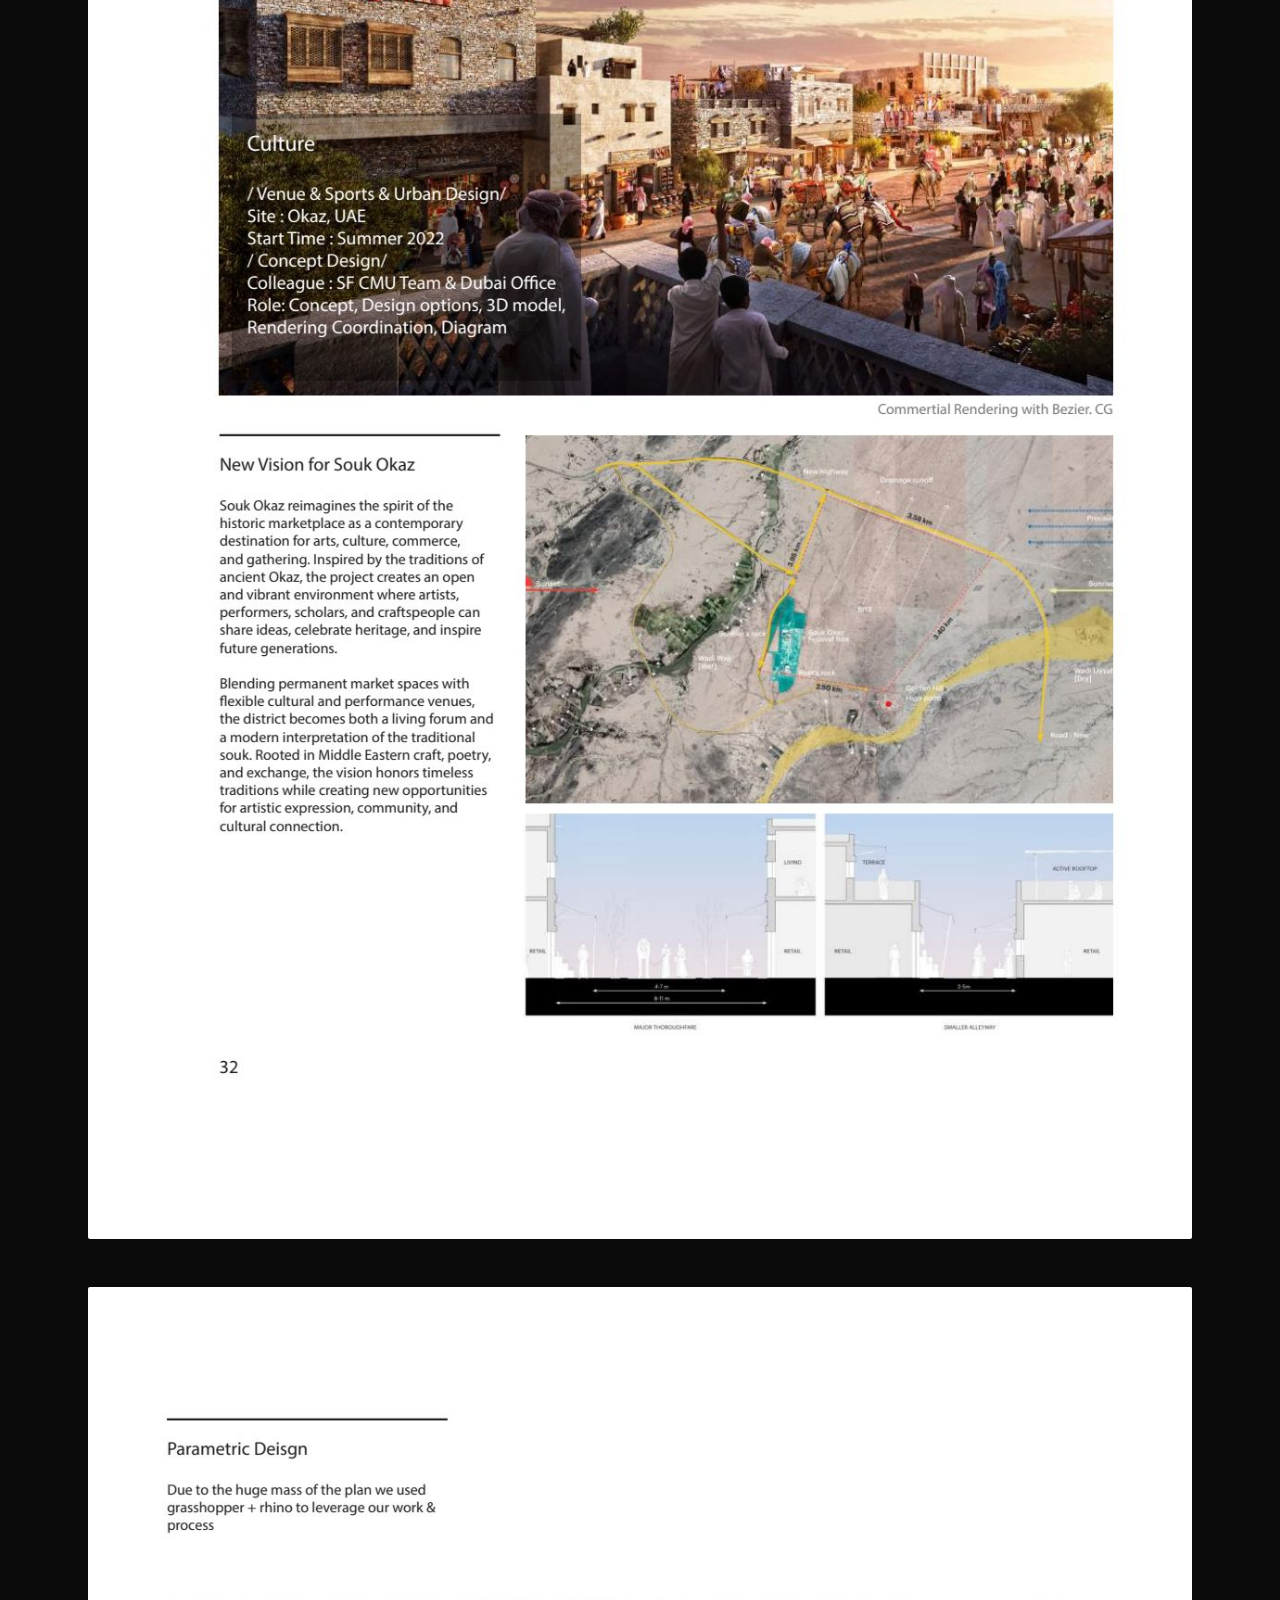
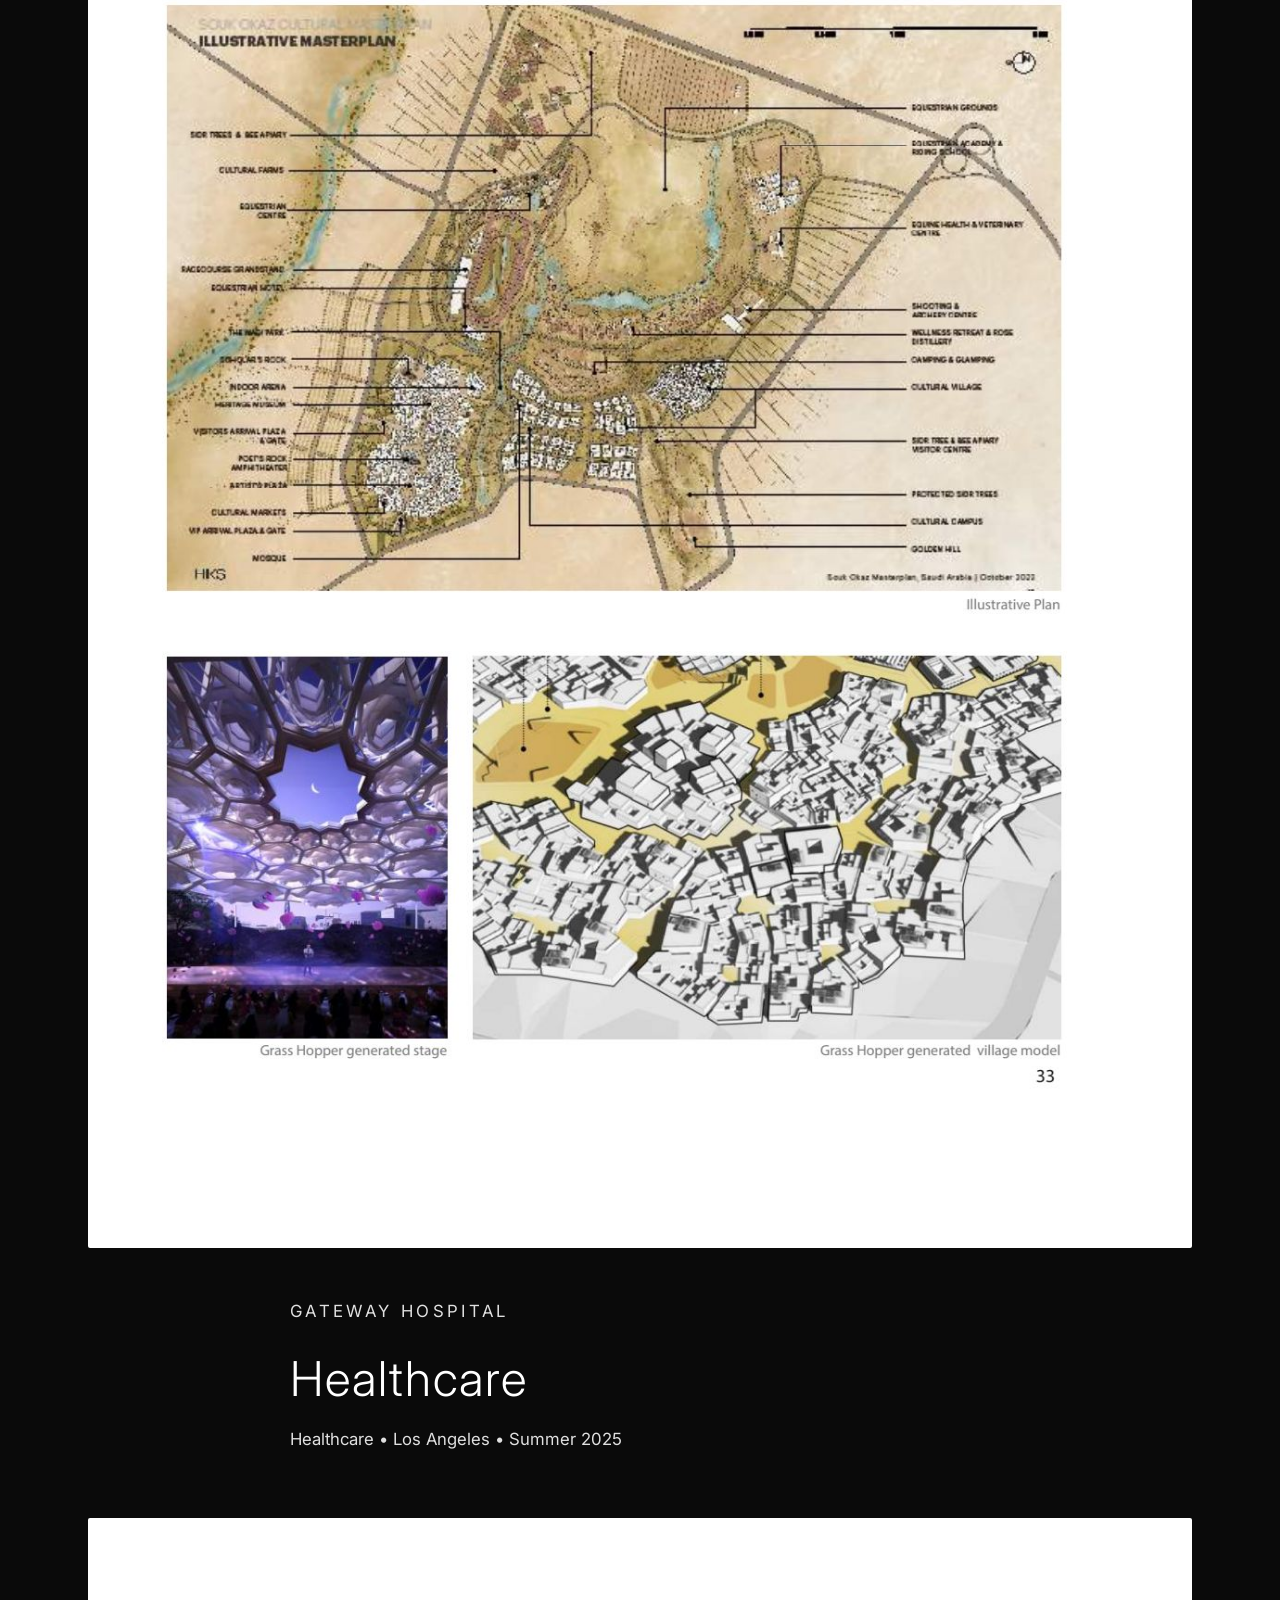
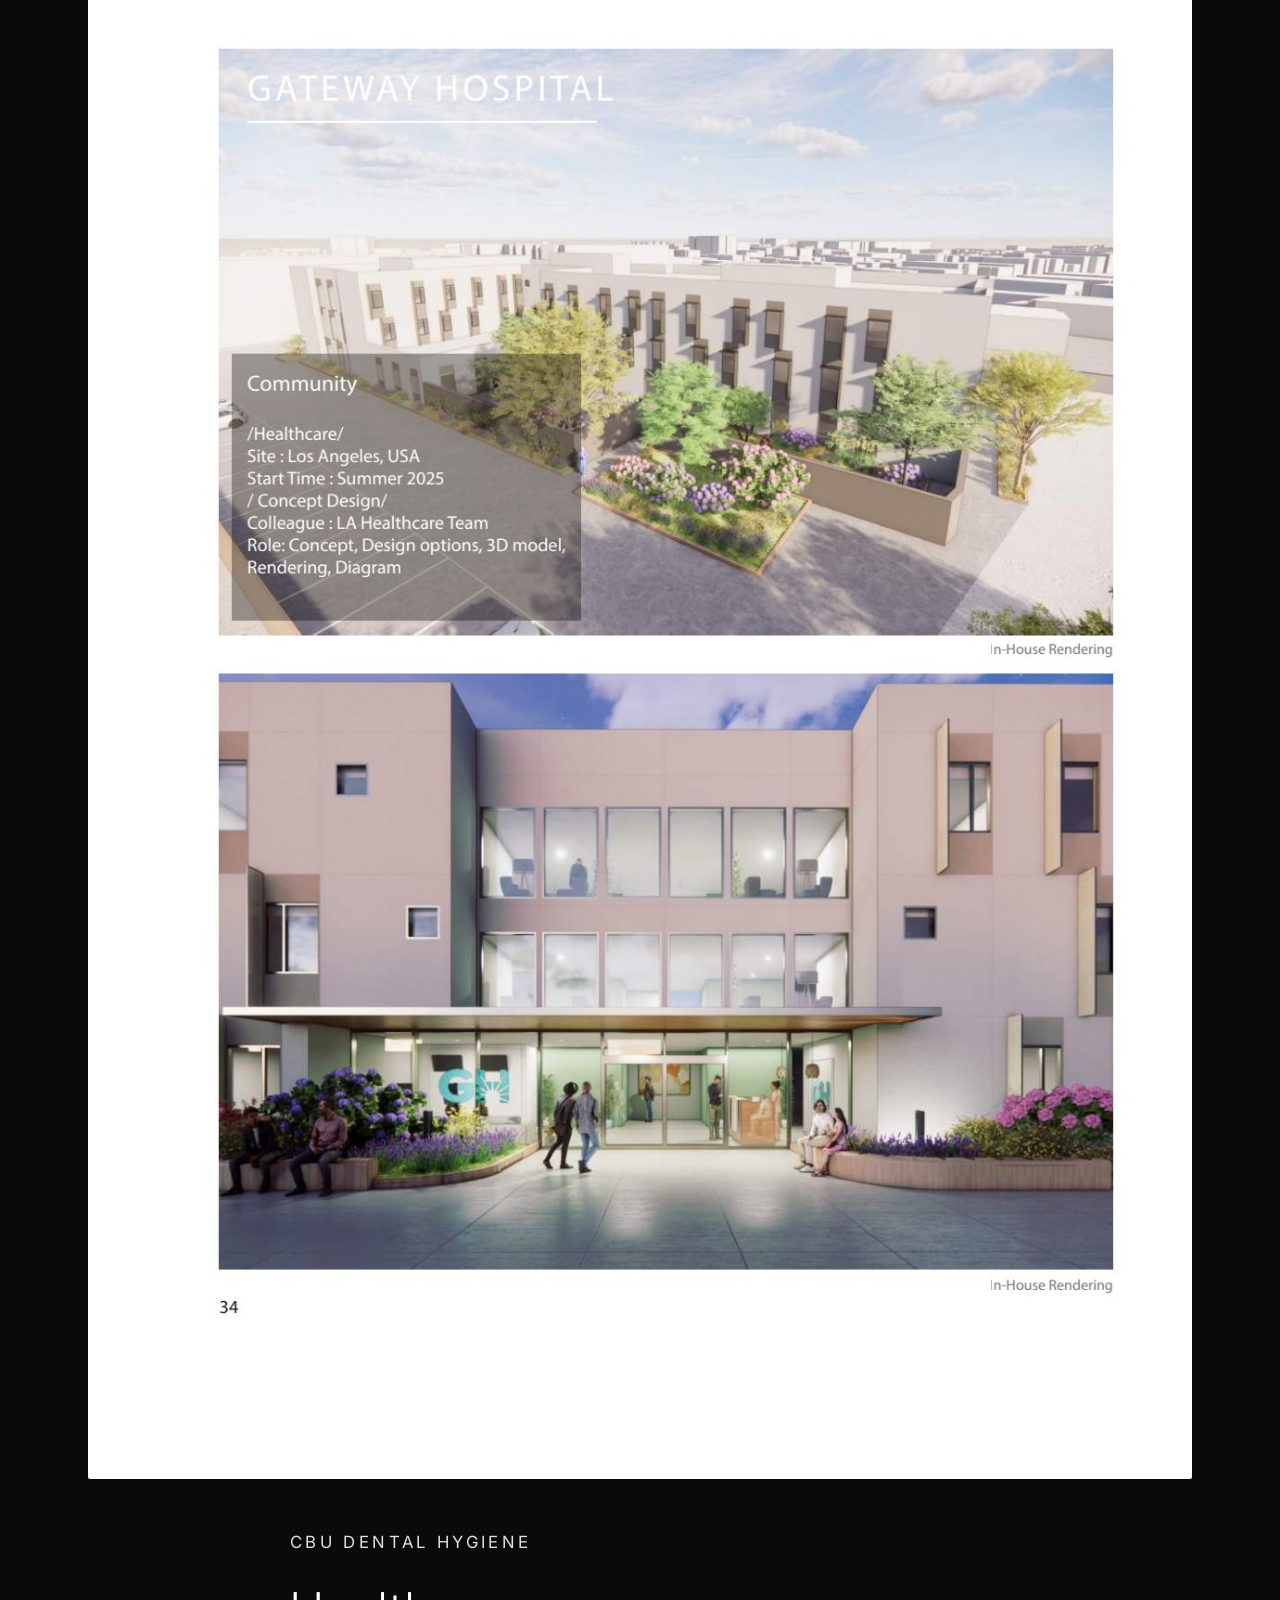
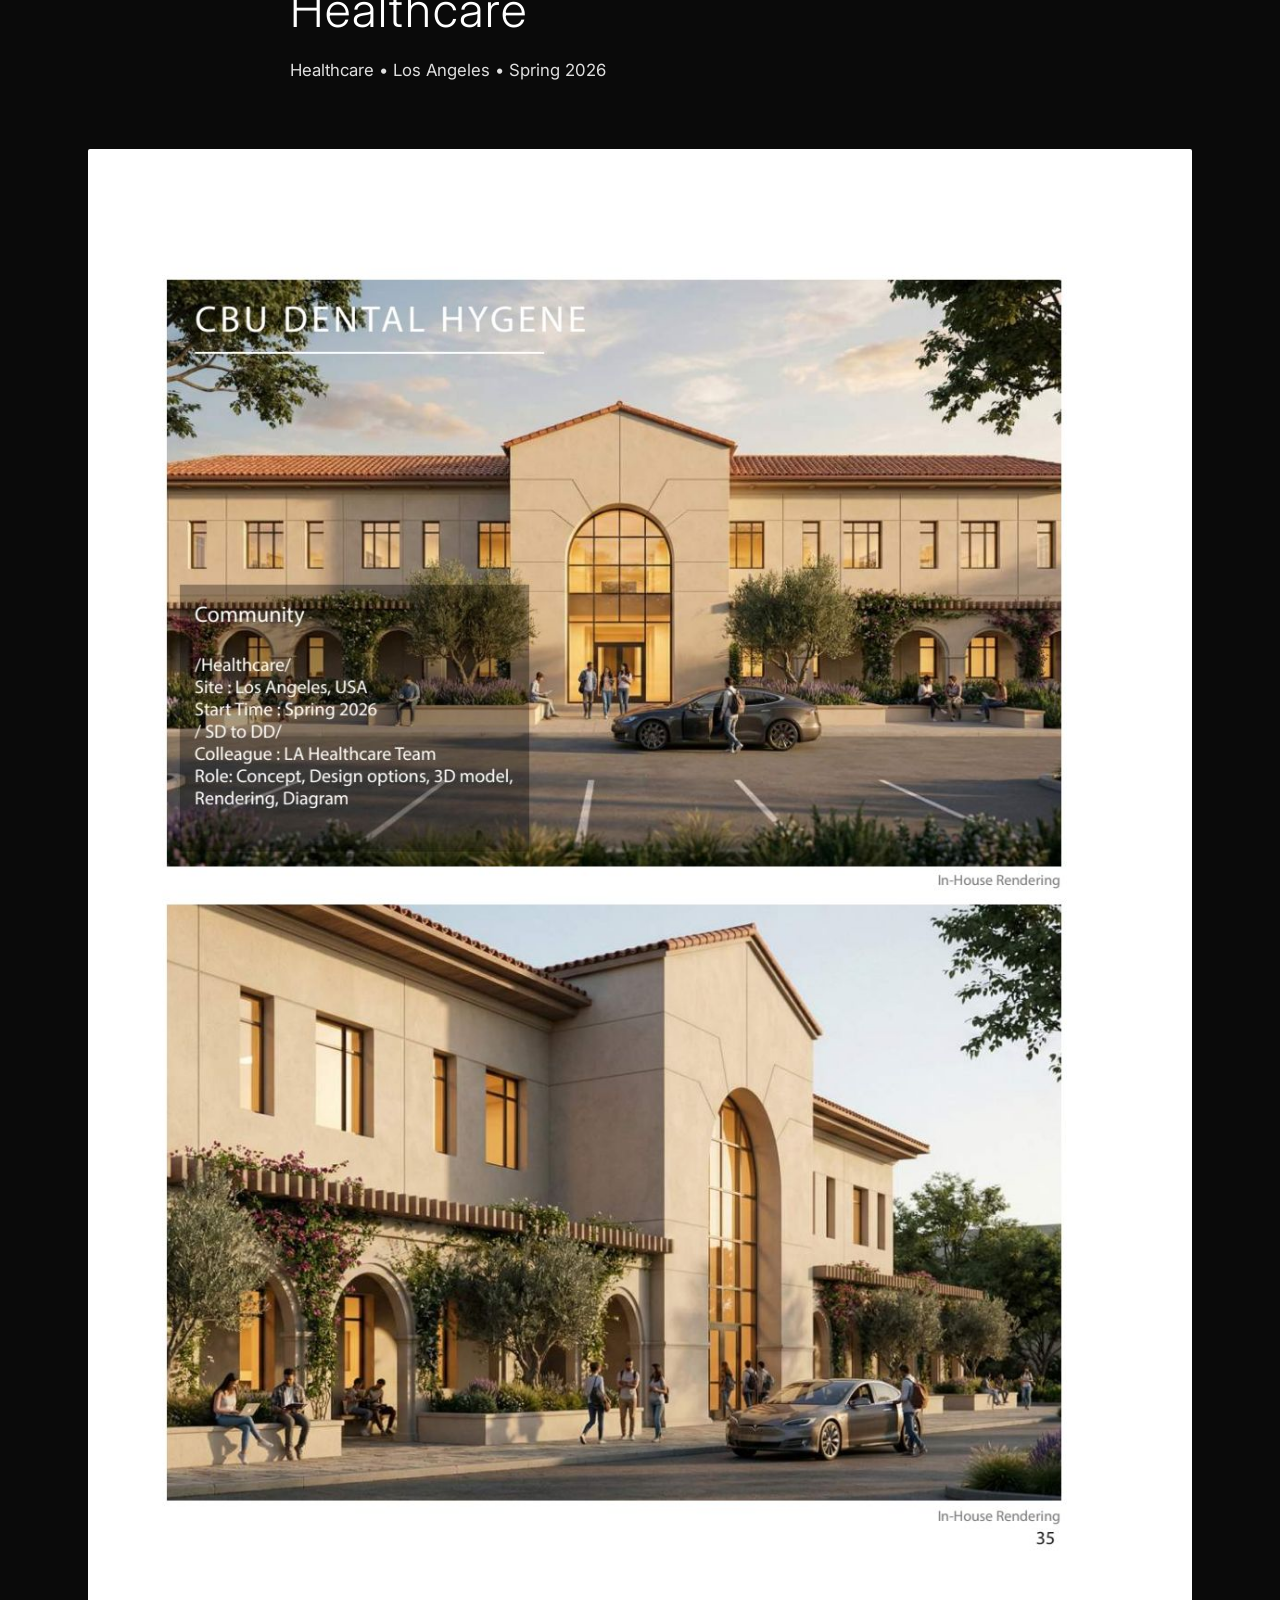
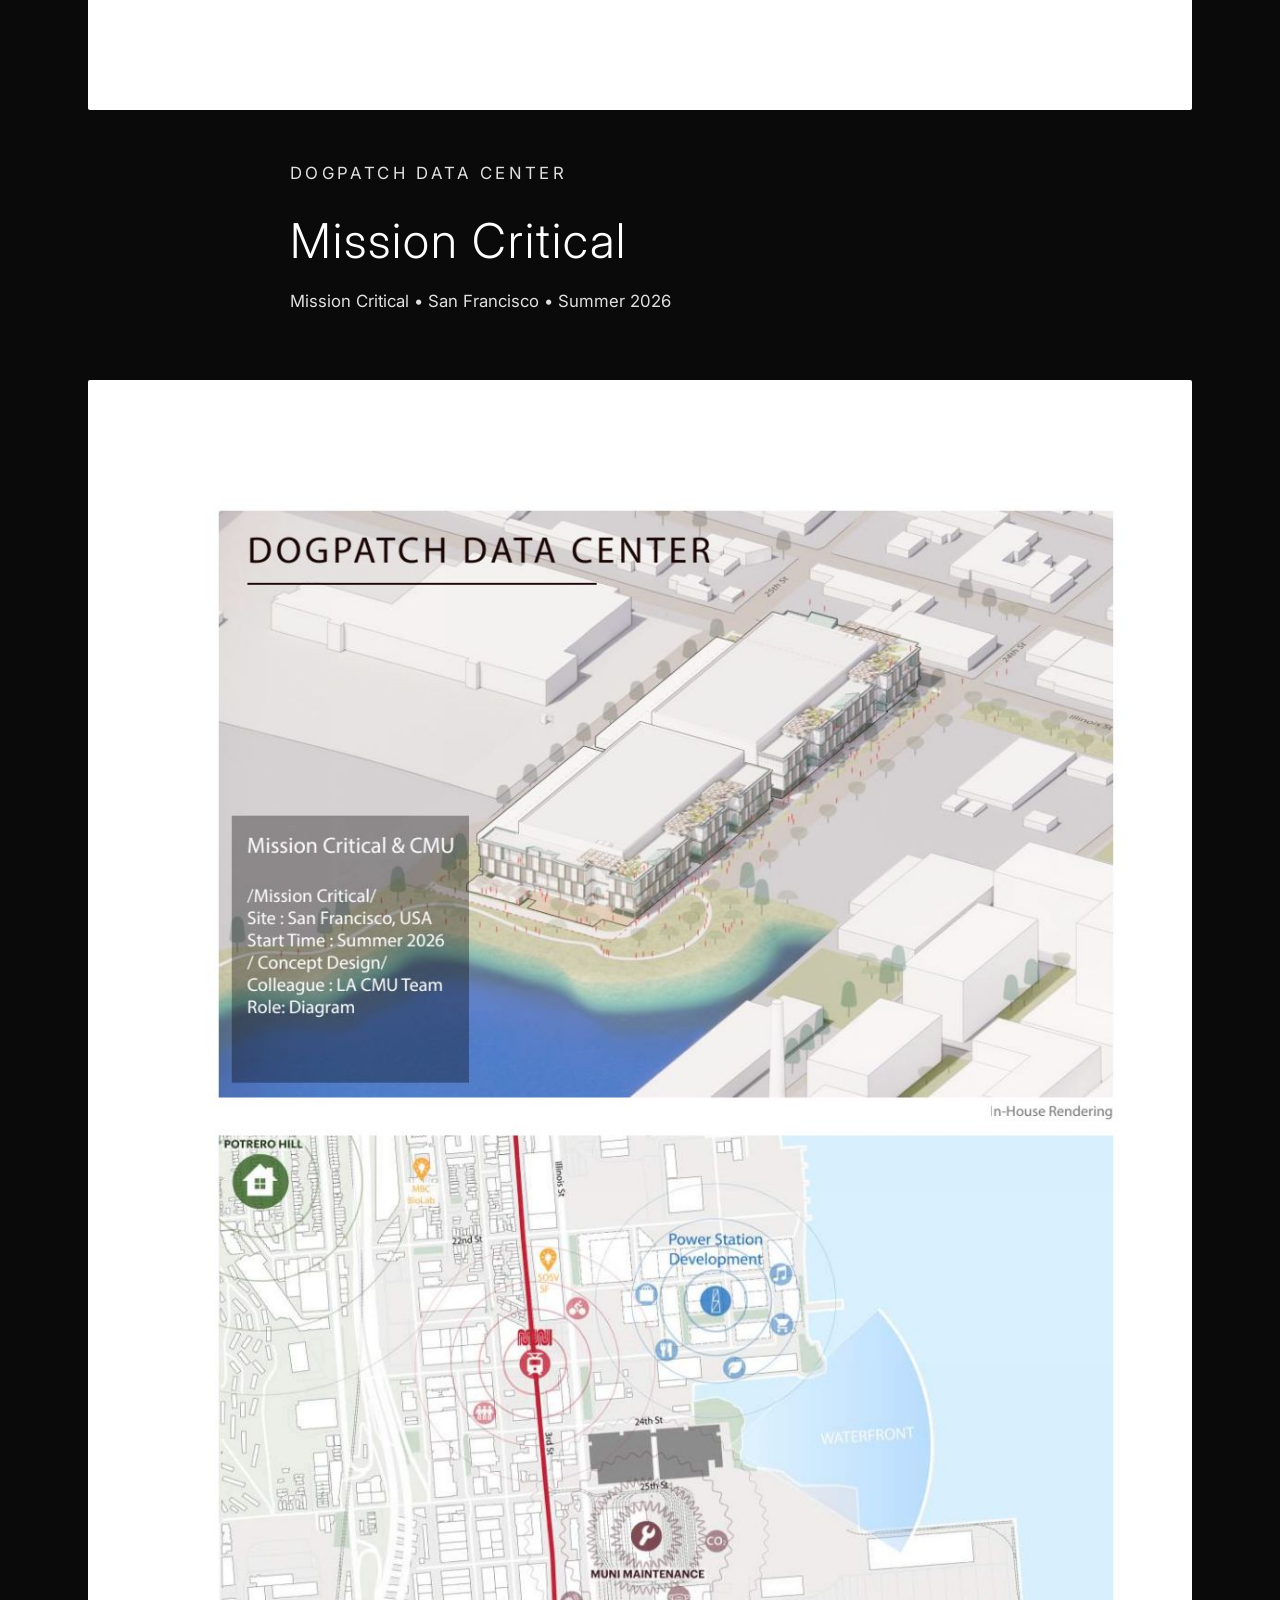
<file: projects/hks-other.html>
<!DOCTYPE html>
<html lang="en">
<head>
  <meta charset="UTF-8">
  <meta name="viewport" content="width=device-width, initial-scale=1.0">
  <title>More Professional Work | Qining Zhang</title>
  <link href="https://fonts.googleapis.com/css2?family=Inter:wght@300;400;500&display=swap" rel="stylesheet">
  <meta name="description" content="Additional HKS Projects — Healthcare, Culture, Mission Critical & Education.">
  <link rel="icon" type="image/x-icon" href="../favicon.ico">
  <link rel="stylesheet" href="../css/style.css">
</head>
<body>
  <div class="page-transition"></div>

  <nav class="nav">
    <a href="../index.html" class="nav-logo">Qining Zhang</a>
    <ul class="nav-links">
      <li><a href="../index.html">Works</a></li>
      <li><a href="../about.html">About</a></li>
      <li><a href="../resume.html">Resume</a></li>
    </ul>
    <button class="nav-toggle" aria-label="Menu"><span></span><span></span><span></span></button>
  </nav>

  <section class="project-hero">
    <div class="hero-bg" style="background-image: url('../images/hks-other/hks-other-hero.jpg')"></div>
    <div class="project-hero-content">
      <p class="section-label">Additional HKS Projects</p>
      <h1>More Professional Work</h1>
      <p class="project-tagline">Healthcare, Culture, Mission Critical &amp; Education</p>
    </div>
  </section>

  <div class="project-content">

    <!-- QMC Kona -->
    <div class="project-text-block reveal">
      <p class="section-label">QMC Kona</p>
      <h2 style="color: var(--white); margin-bottom: 1rem;">Self-Sustaining Health Village</h2>
      <p>Healthcare &bull; Kona, HI &bull; Fall 2024</p>
    </div>

    <div class="project-image">
      <img src="../images/hks-kona/kona-01.jpg" alt="QMC Kona - Health Village" loading="lazy">
    </div>

    <div class="project-image">
      <img src="../images/hks-kona/kona-02.jpg" alt="QMC Kona - Health Village" loading="lazy">
    </div>

    <div class="project-image">
      <img src="../images/hks-kona/kona-03.jpg" alt="QMC Kona - Health Village" loading="lazy">
    </div>

    <div class="project-image">
      <img src="../images/hks-kona/kona-04.jpg" alt="QMC Kona - Health Village" loading="lazy">
    </div>

    <!-- Souk Okaz -->
    <div class="project-text-block reveal">
      <p class="section-label">Souk Okaz</p>
      <h2 style="color: var(--white); margin-bottom: 1rem;">Reimagining the Historic Marketplace</h2>
      <p>Culture &bull; Saudi Arabia &mdash; Reimagining the historic marketplace as a contemporary destination for arts.</p>
    </div>

    <div class="project-image">
      <img src="../images/hks-other/souk-okaz-01.jpg" alt="Souk Okaz - Historic Marketplace" loading="lazy">
    </div>

    <div class="project-image">
      <img src="../images/hks-other/souk-okaz-02.jpg" alt="Souk Okaz - Historic Marketplace" loading="lazy">
    </div>

    <!-- Gateway Hospital -->
    <div class="project-text-block reveal">
      <p class="section-label">Gateway Hospital</p>
      <h2 style="color: var(--white); margin-bottom: 1rem;">Healthcare</h2>
      <p>Healthcare &bull; Los Angeles &bull; Summer 2025</p>
    </div>

    <div class="project-image">
      <img src="../images/hks-other/gateway-hospital.jpg" alt="Gateway Hospital" loading="lazy">
    </div>

    <!-- CBU Dental Hygiene -->
    <div class="project-text-block reveal">
      <p class="section-label">CBU Dental Hygiene</p>
      <h2 style="color: var(--white); margin-bottom: 1rem;">Healthcare</h2>
      <p>Healthcare &bull; Los Angeles &bull; Spring 2026</p>
    </div>

    <div class="project-image">
      <img src="../images/hks-other/cbu-dental.jpg" alt="CBU Dental Hygiene" loading="lazy">
    </div>

    <!-- Dogpatch Data Center -->
    <div class="project-text-block reveal">
      <p class="section-label">Dogpatch Data Center</p>
      <h2 style="color: var(--white); margin-bottom: 1rem;">Mission Critical</h2>
      <p>Mission Critical &bull; San Francisco &bull; Summer 2026</p>
    </div>

    <div class="project-image">
      <img src="../images/hks-other/dogpatch-datacenter.jpg" alt="Dogpatch Data Center" loading="lazy">
    </div>

    <!-- UCSB Revision -->
    <div class="project-text-block reveal">
      <p class="section-label">UCSB Revision</p>
      <h2 style="color: var(--white); margin-bottom: 1rem;">Urban Design</h2>
      <p>Urban Design &bull; Santa Barbara &bull; Summer 2023</p>
    </div>

    <div class="project-image">
      <img src="../images/hks-other/ucsb-revision.jpg" alt="UCSB Revision - Urban Design" loading="lazy">
    </div>

    <nav class="project-nav">
      <a href="hks-slc.html">
        <span class="nav-label">&larr; Previous</span>
        <span class="nav-title">Salt Lake City</span>
      </a>
      <a href="../index.html">
        <span class="nav-label">Back to &rarr;</span>
        <span class="nav-title">All Projects</span>
      </a>
    </nav>
  </div>

  <footer class="footer">
    <p>&copy; 2025 Qining Zhang</p>
    <div class="footer-links">
      <a href="../about.html">About</a>
      <a href="../resume.html">Resume</a>
    </div>
  </footer>
  <script src="../js/main.js"></script>
</body>
</html>
</file>
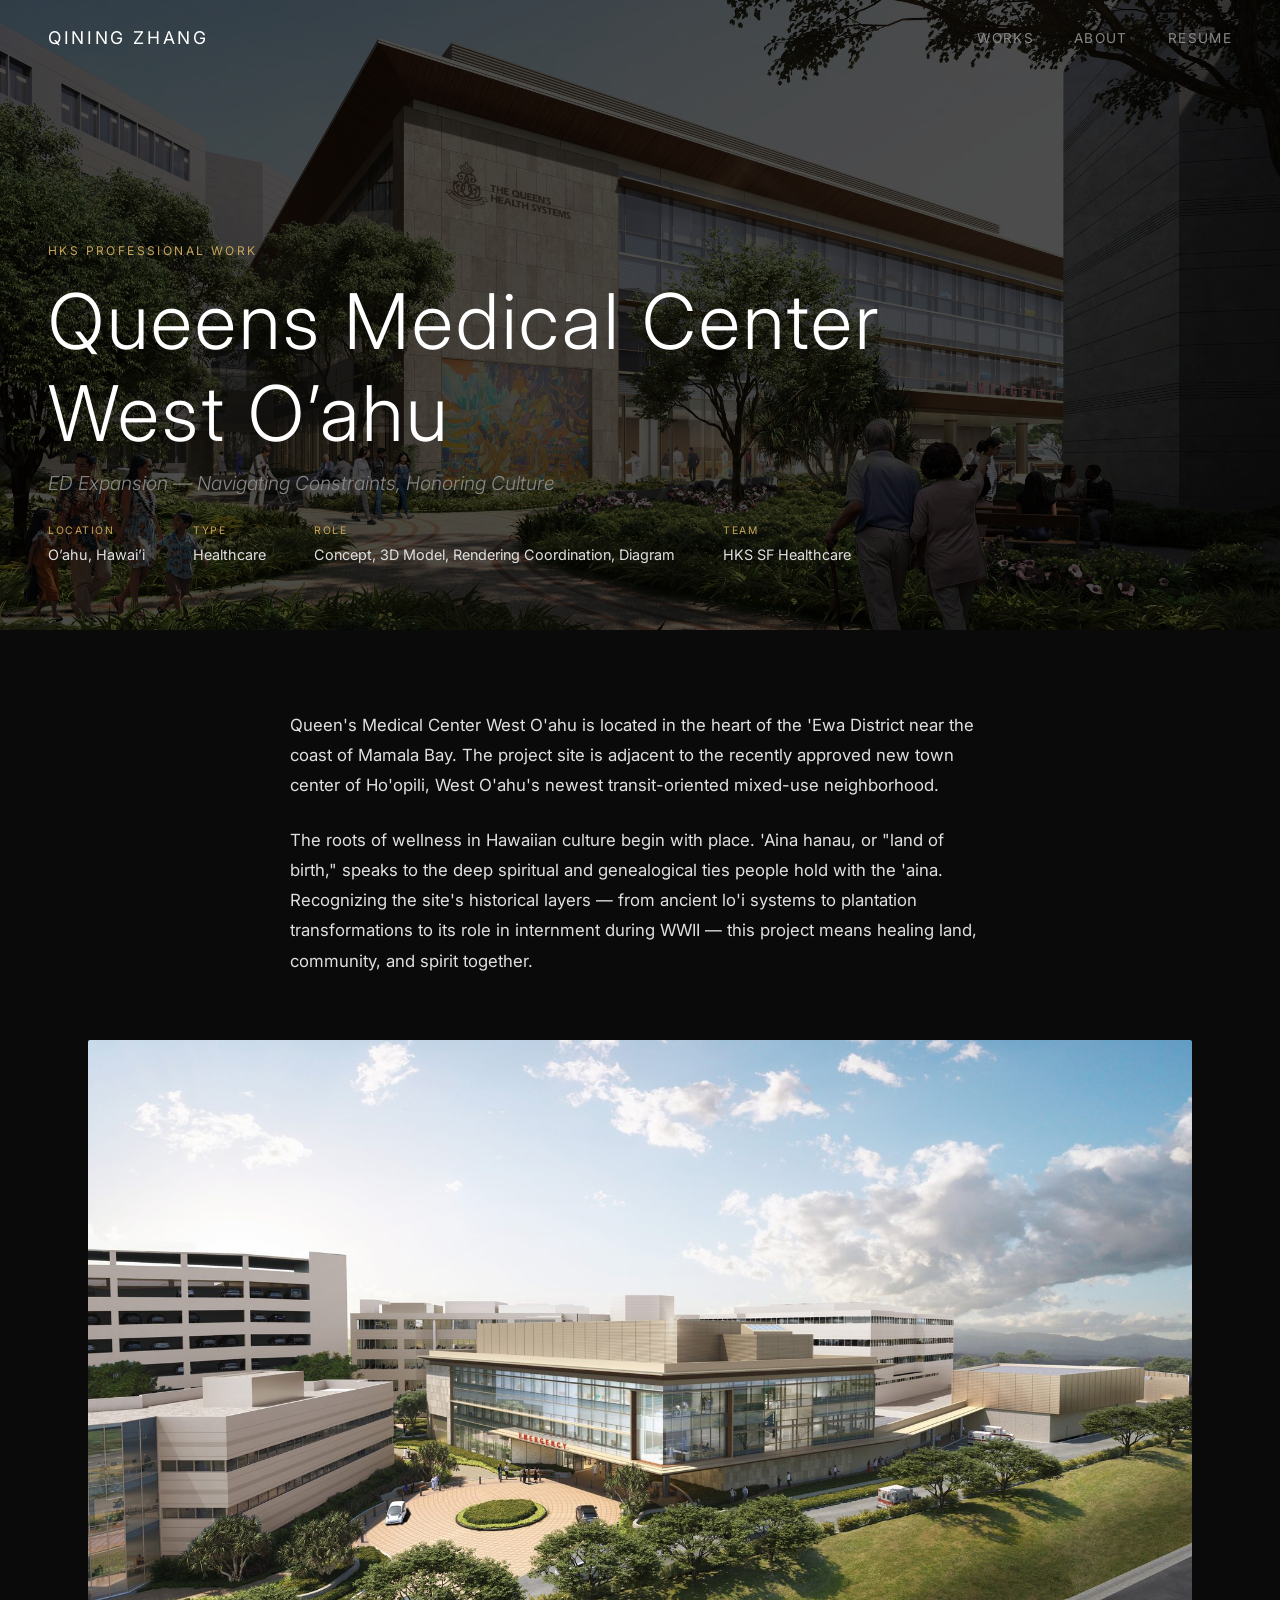
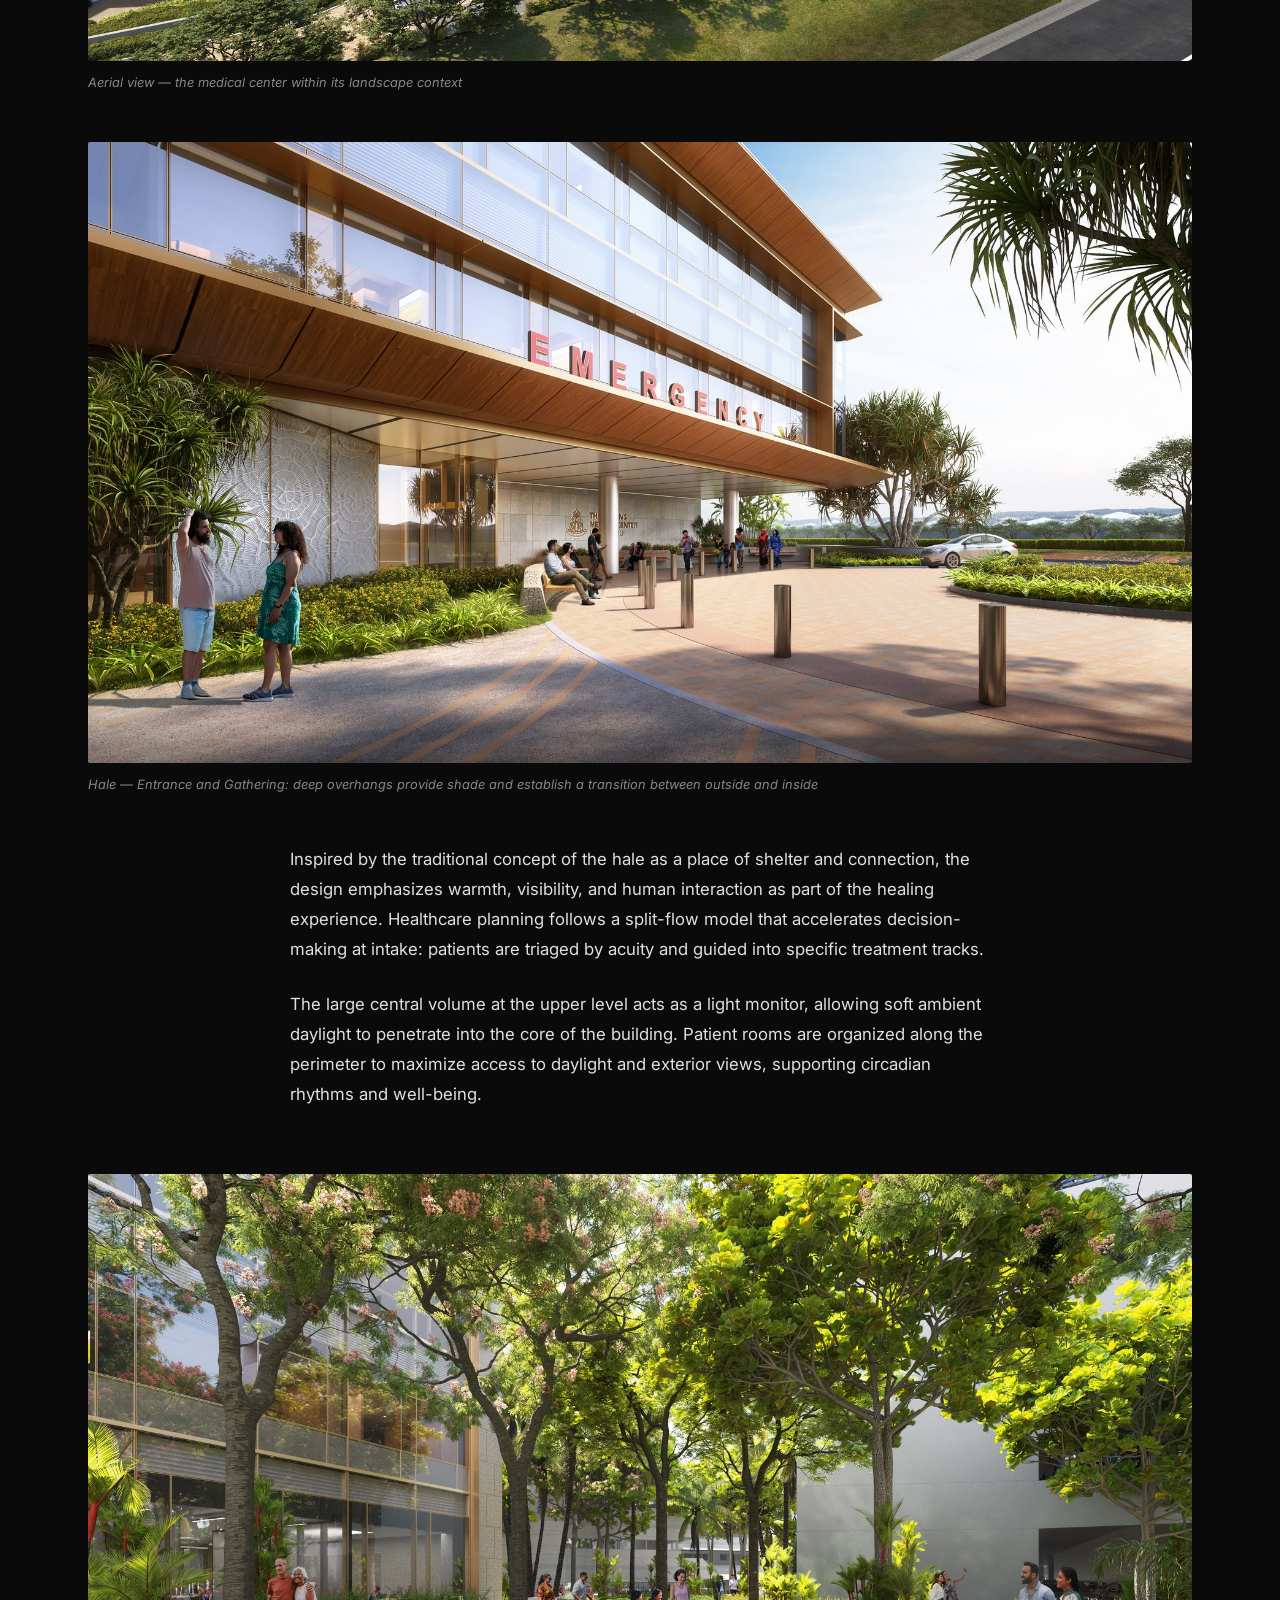
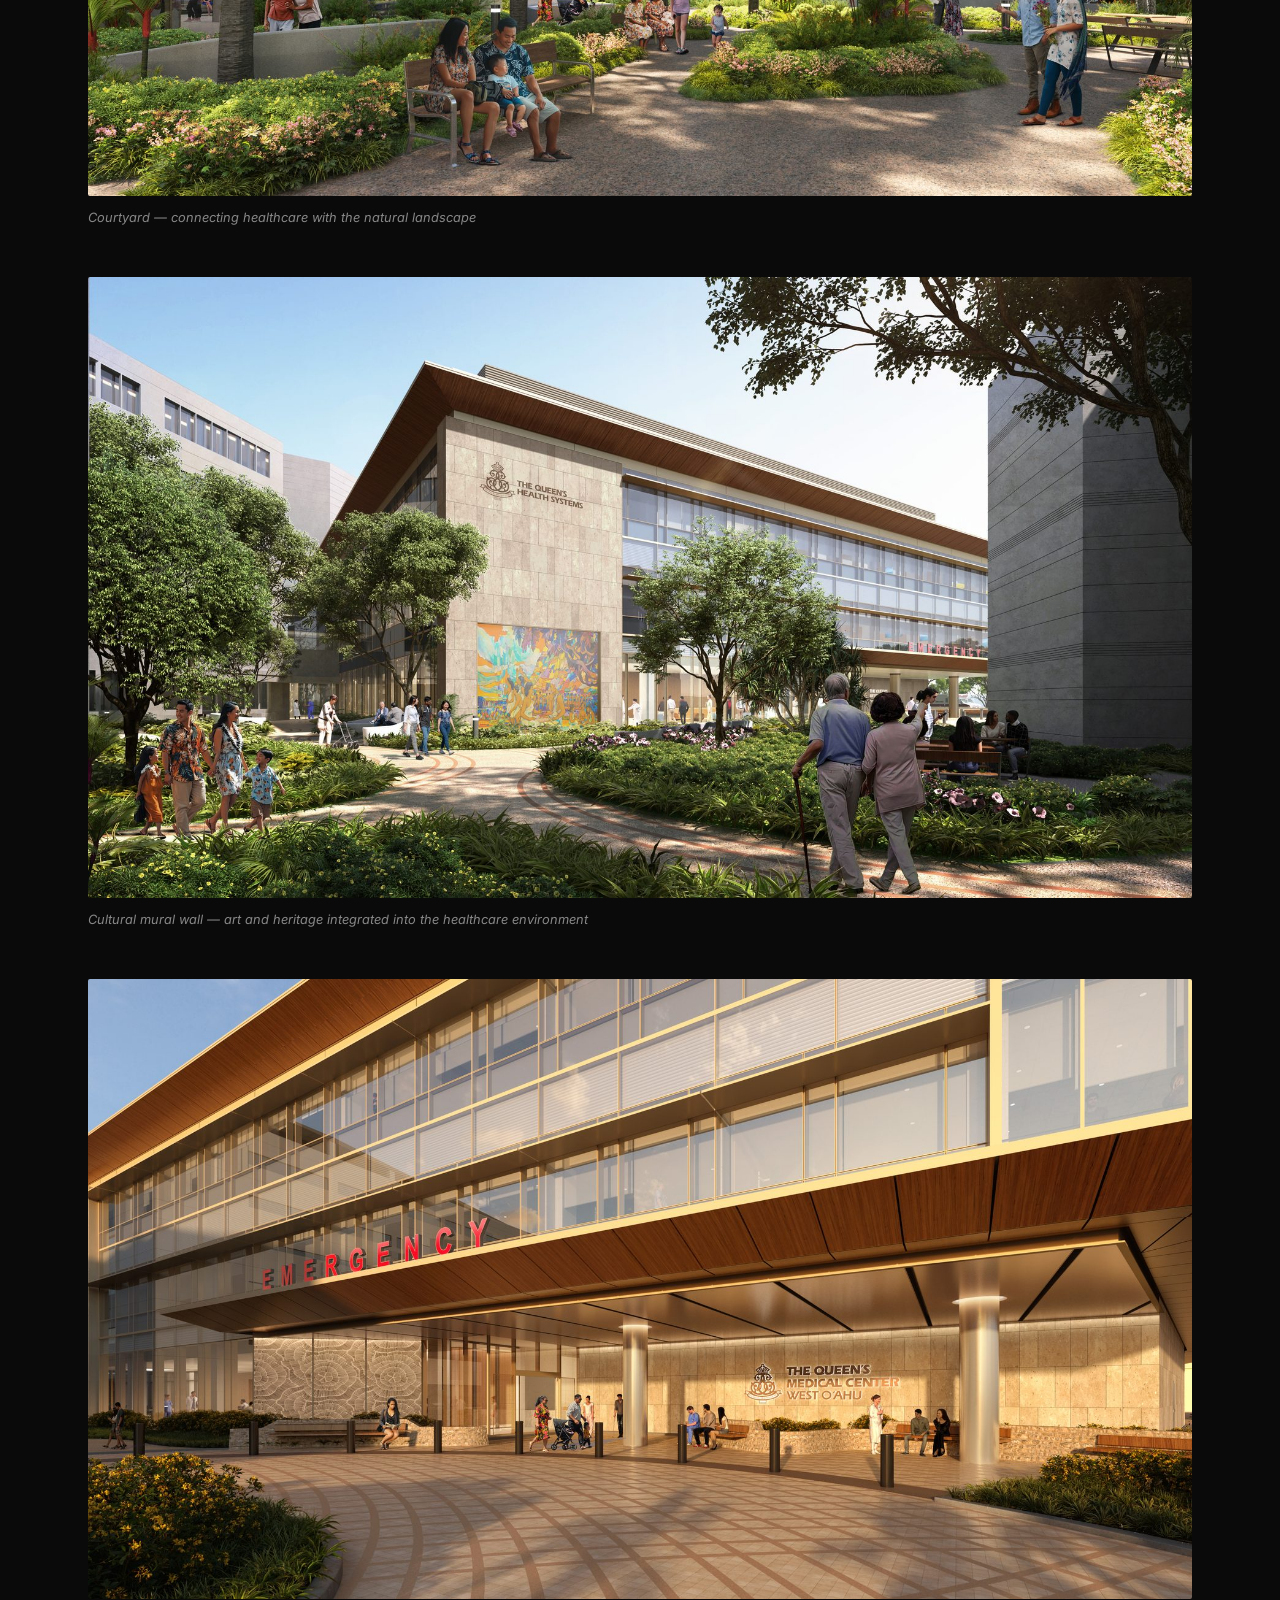
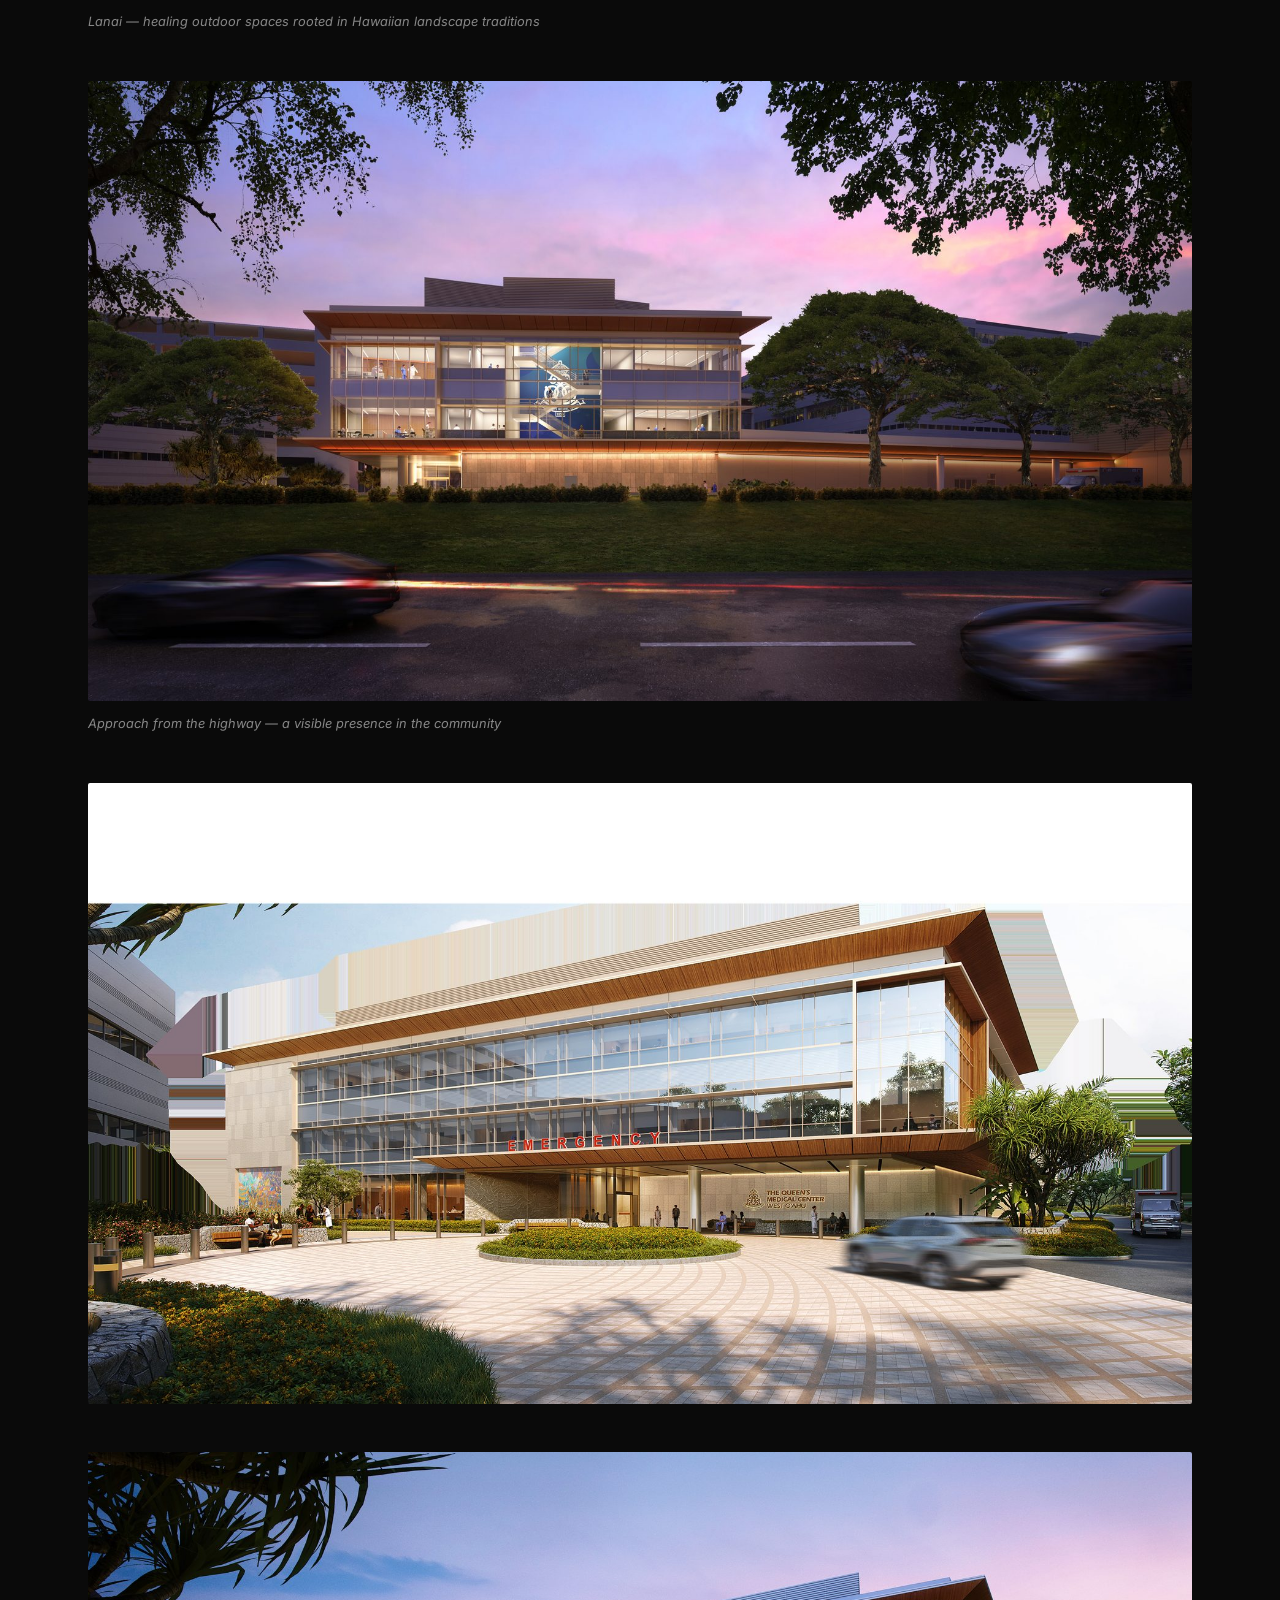
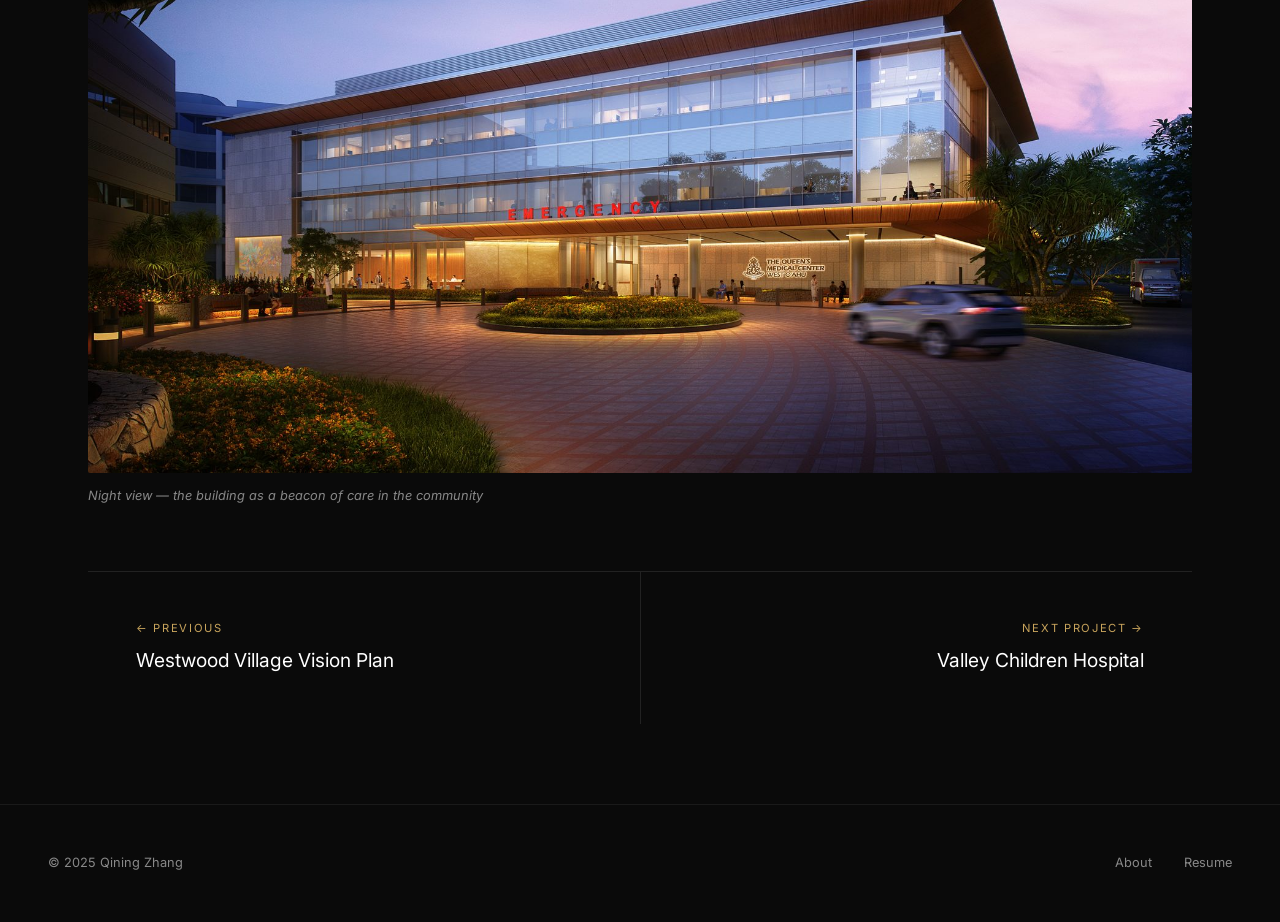
<file: projects/hks-qmcwo.html>
<!DOCTYPE html>
<html lang="en">
<head>
  <meta charset="UTF-8">
  <meta name="viewport" content="width=device-width, initial-scale=1.0">
  <title>Queens Medical Center West O'ahu | Qining Zhang</title>
  <link href="https://fonts.googleapis.com/css2?family=Inter:wght@300;400;500&display=swap" rel="stylesheet">
  <meta name="description" content="Queens Medical Center West O'ahu ED Expansion — Healthcare design rooted in Hawaiian culture and healing. HKS, Inc.">
  <link rel="icon" type="image/x-icon" href="../favicon.ico">
  <link rel="stylesheet" href="../css/style.css">
</head>
<body>
  <div class="page-transition"></div>

  <nav class="nav">
    <a href="../index.html" class="nav-logo">Qining Zhang</a>
    <ul class="nav-links">
      <li><a href="../index.html">Works</a></li>
      <li><a href="../about.html">About</a></li>
      <li><a href="../resume.html">Resume</a></li>
    </ul>
    <button class="nav-toggle" aria-label="Menu"><span></span><span></span><span></span></button>
  </nav>

  <section class="project-hero">
    <div class="hero-bg" style="background-image: url('../images/hks-qmcwo/qmcwo-hero.jpg')"></div>
    <div class="project-hero-content">
      <p class="section-label">HKS Professional Work</p>
      <h1>Queens Medical Center<br>West O&rsquo;ahu</h1>
      <p class="project-tagline">ED Expansion &mdash; Navigating Constraints, Honoring Culture</p>
      <div class="project-meta-bar">
        <div class="project-meta-item">
          <span class="label">Location</span>
          <span class="value">O&rsquo;ahu, Hawai&rsquo;i</span>
        </div>
        <div class="project-meta-item">
          <span class="label">Type</span>
          <span class="value">Healthcare</span>
        </div>
        <div class="project-meta-item">
          <span class="label">Role</span>
          <span class="value">Concept, 3D Model, Rendering Coordination, Diagram</span>
        </div>
        <div class="project-meta-item">
          <span class="label">Team</span>
          <span class="value">HKS SF Healthcare</span>
        </div>
      </div>
    </div>
  </section>

  <div class="project-content">
    <div class="project-text-block reveal">
      <p>Queen's Medical Center West O'ahu is located in the heart of the 'Ewa District near the coast of Mamala Bay. The project site is adjacent to the recently approved new town center of Ho'opili, West O'ahu's newest transit-oriented mixed-use neighborhood.</p>
      <p>The roots of wellness in Hawaiian culture begin with place. 'Aina hanau, or "land of birth," speaks to the deep spiritual and genealogical ties people hold with the 'aina. Recognizing the site's historical layers &mdash; from ancient lo'i systems to plantation transformations to its role in internment during WWII &mdash; this project means healing land, community, and spirit together.</p>
    </div>

    <div class="project-image">
      <img src="../images/hks-qmcwo/view-01_aerial.jpg" alt="Aerial view of Queens Medical Center West O'ahu" loading="lazy">
      <p class="project-image-caption">Aerial view &mdash; the medical center within its landscape context</p>
    </div>

    <div class="project-image">
      <img src="../images/hks-qmcwo/view04_entry.jpg" alt="Main entry and drop-off" loading="lazy">
      <p class="project-image-caption">Hale &mdash; Entrance and Gathering: deep overhangs provide shade and establish a transition between outside and inside</p>
    </div>

    <div class="project-text-block reveal">
      <p>Inspired by the traditional concept of the hale as a place of shelter and connection, the design emphasizes warmth, visibility, and human interaction as part of the healing experience. Healthcare planning follows a split-flow model that accelerates decision-making at intake: patients are triaged by acuity and guided into specific treatment tracks.</p>
      <p>The large central volume at the upper level acts as a light monitor, allowing soft ambient daylight to penetrate into the core of the building. Patient rooms are organized along the perimeter to maximize access to daylight and exterior views, supporting circadian rhythms and well-being.</p>
    </div>

    <div class="project-image">
      <img src="../images/hks-qmcwo/view03_courtyard_1.jpg" alt="Courtyard view" loading="lazy">
      <p class="project-image-caption">Courtyard &mdash; connecting healthcare with the natural landscape</p>
    </div>

    <div class="project-image">
      <img src="../images/hks-qmcwo/view02_mural.jpg" alt="Mural and cultural expression" loading="lazy">
      <p class="project-image-caption">Cultural mural wall &mdash; art and heritage integrated into the healthcare environment</p>
    </div>

    <div class="project-image">
      <img src="../images/hks-qmcwo/view06_lanai.jpg" alt="Lanai outdoor space" loading="lazy">
      <p class="project-image-caption">Lanai &mdash; healing outdoor spaces rooted in Hawaiian landscape traditions</p>
    </div>

    <div class="project-image">
      <img src="../images/hks-qmcwo/view05_hwy.jpg" alt="Highway approach view" loading="lazy">
      <p class="project-image-caption">Approach from the highway &mdash; a visible presence in the community</p>
    </div>

    <div class="project-image">
      <img src="../images/hks-qmcwo/view07_heroshot.jpg" alt="Hero shot - day view" loading="lazy">
    </div>

    <div class="project-image">
      <img src="../images/hks-qmcwo/view08_heroshot-night---copy.jpg" alt="Hero shot - night view" loading="lazy">
      <p class="project-image-caption">Night view &mdash; the building as a beacon of care in the community</p>
    </div>

    <nav class="project-nav">
      <a href="hks-westwood.html">
        <span class="nav-label">&larr; Previous</span>
        <span class="nav-title">Westwood Village Vision Plan</span>
      </a>
      <a href="hks-valley.html">
        <span class="nav-label">Next Project &rarr;</span>
        <span class="nav-title">Valley Children Hospital</span>
      </a>
    </nav>
  </div>

  <footer class="footer">
    <p>&copy; 2025 Qining Zhang</p>
    <div class="footer-links">
      <a href="../about.html">About</a>
      <a href="../resume.html">Resume</a>
    </div>
  </footer>
  <script src="../js/main.js"></script>
</body>
</html>
</file>
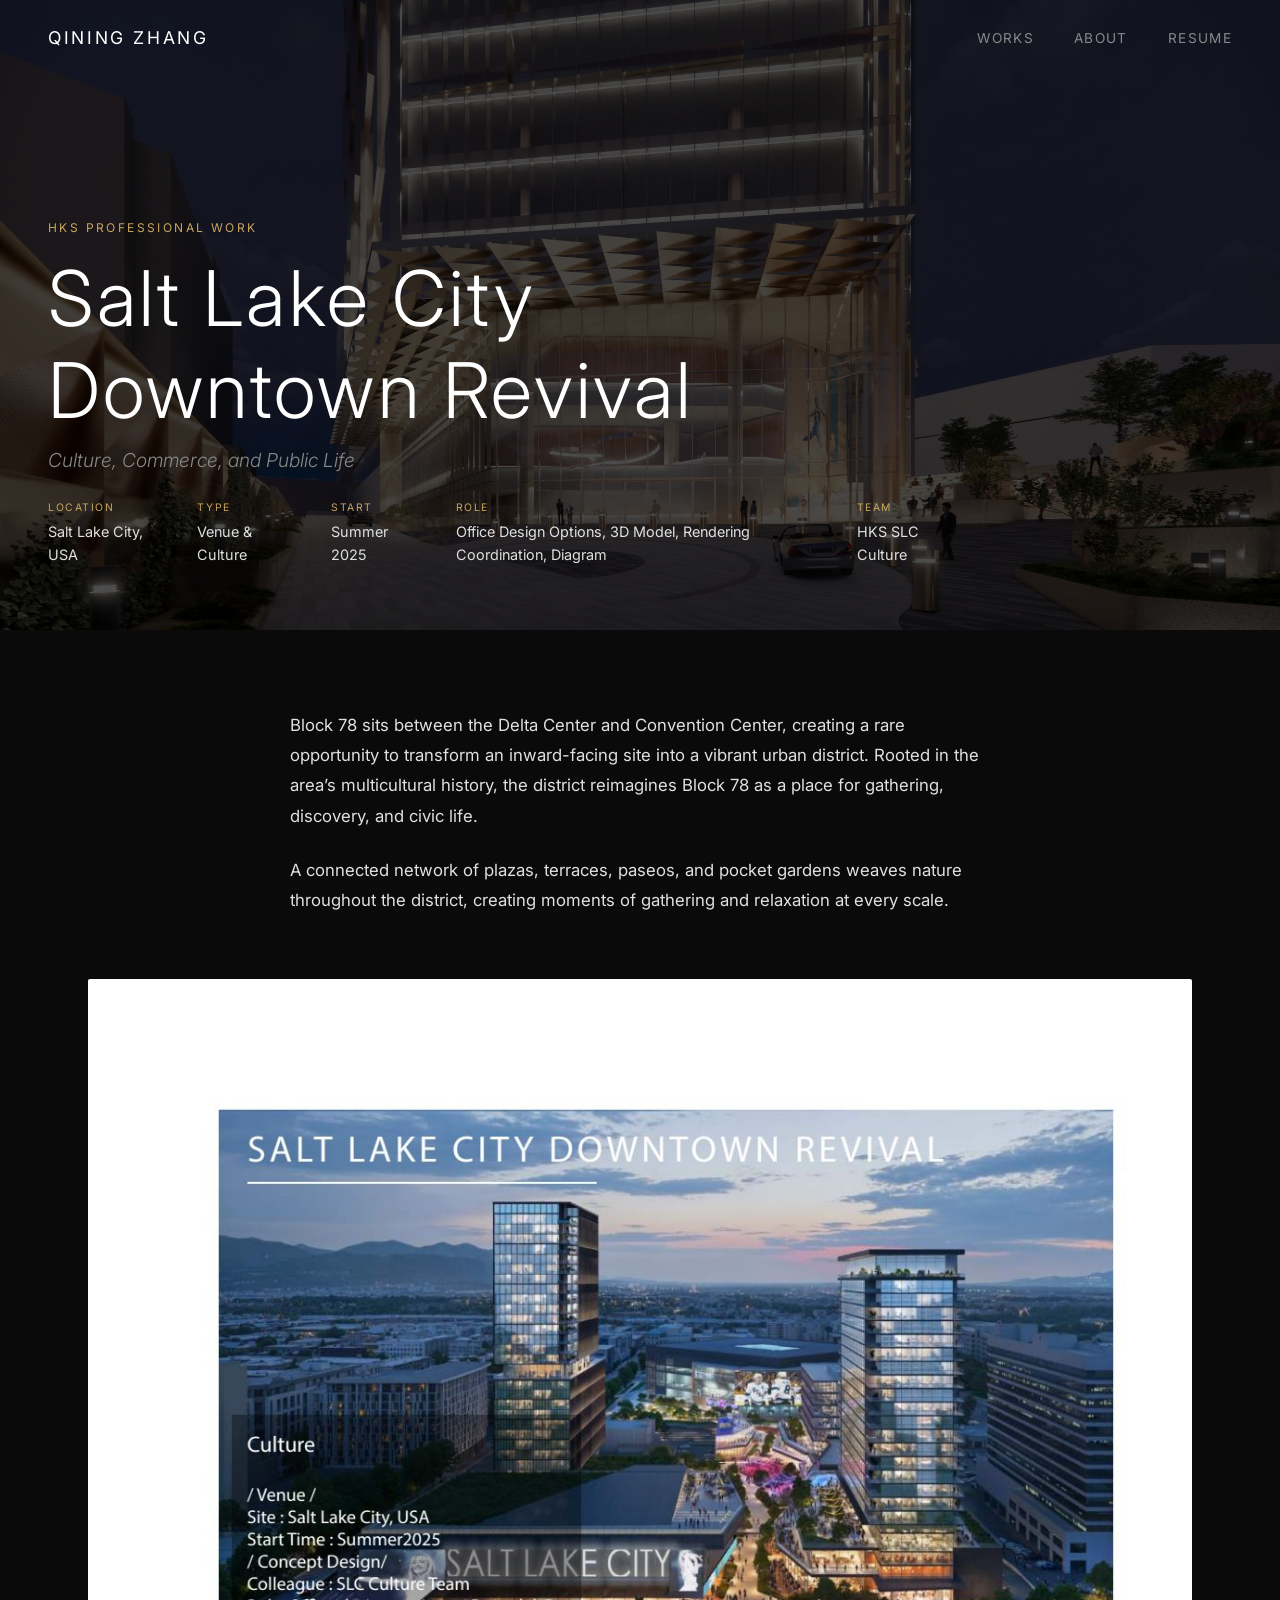
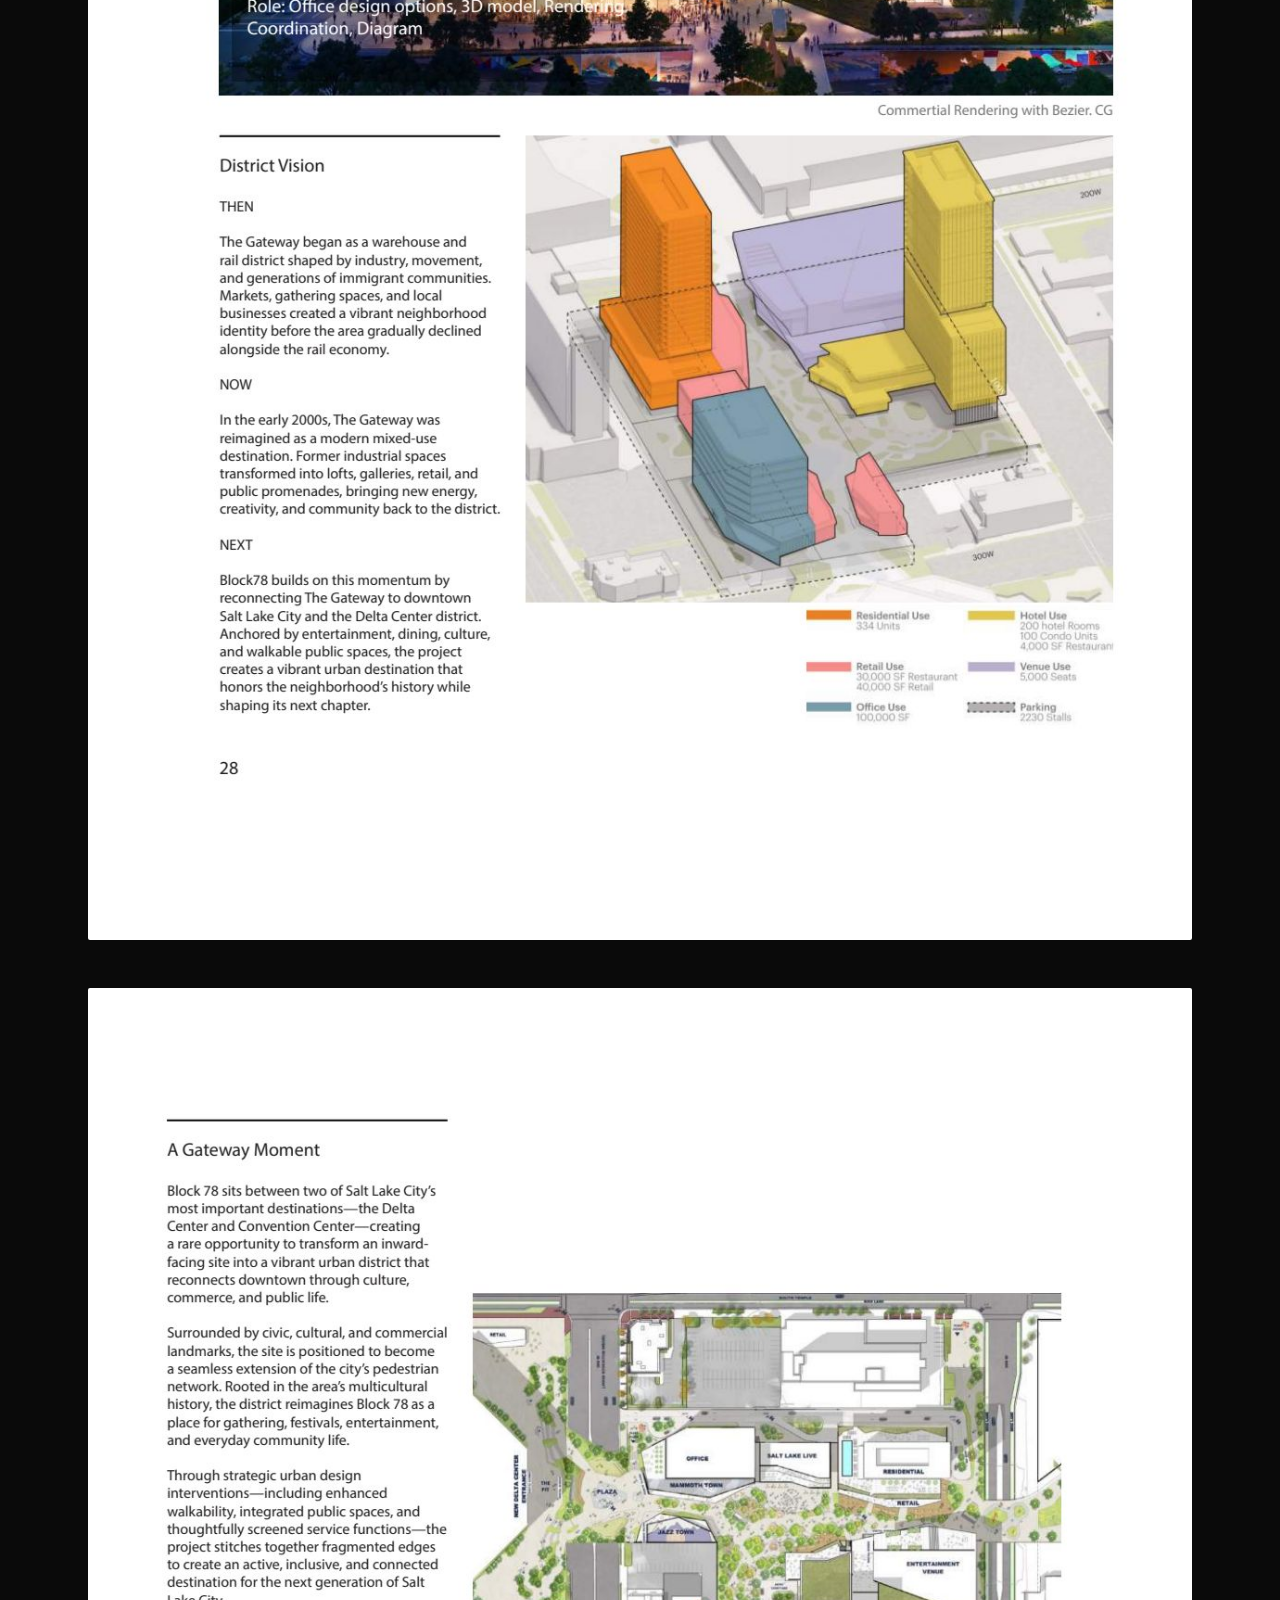
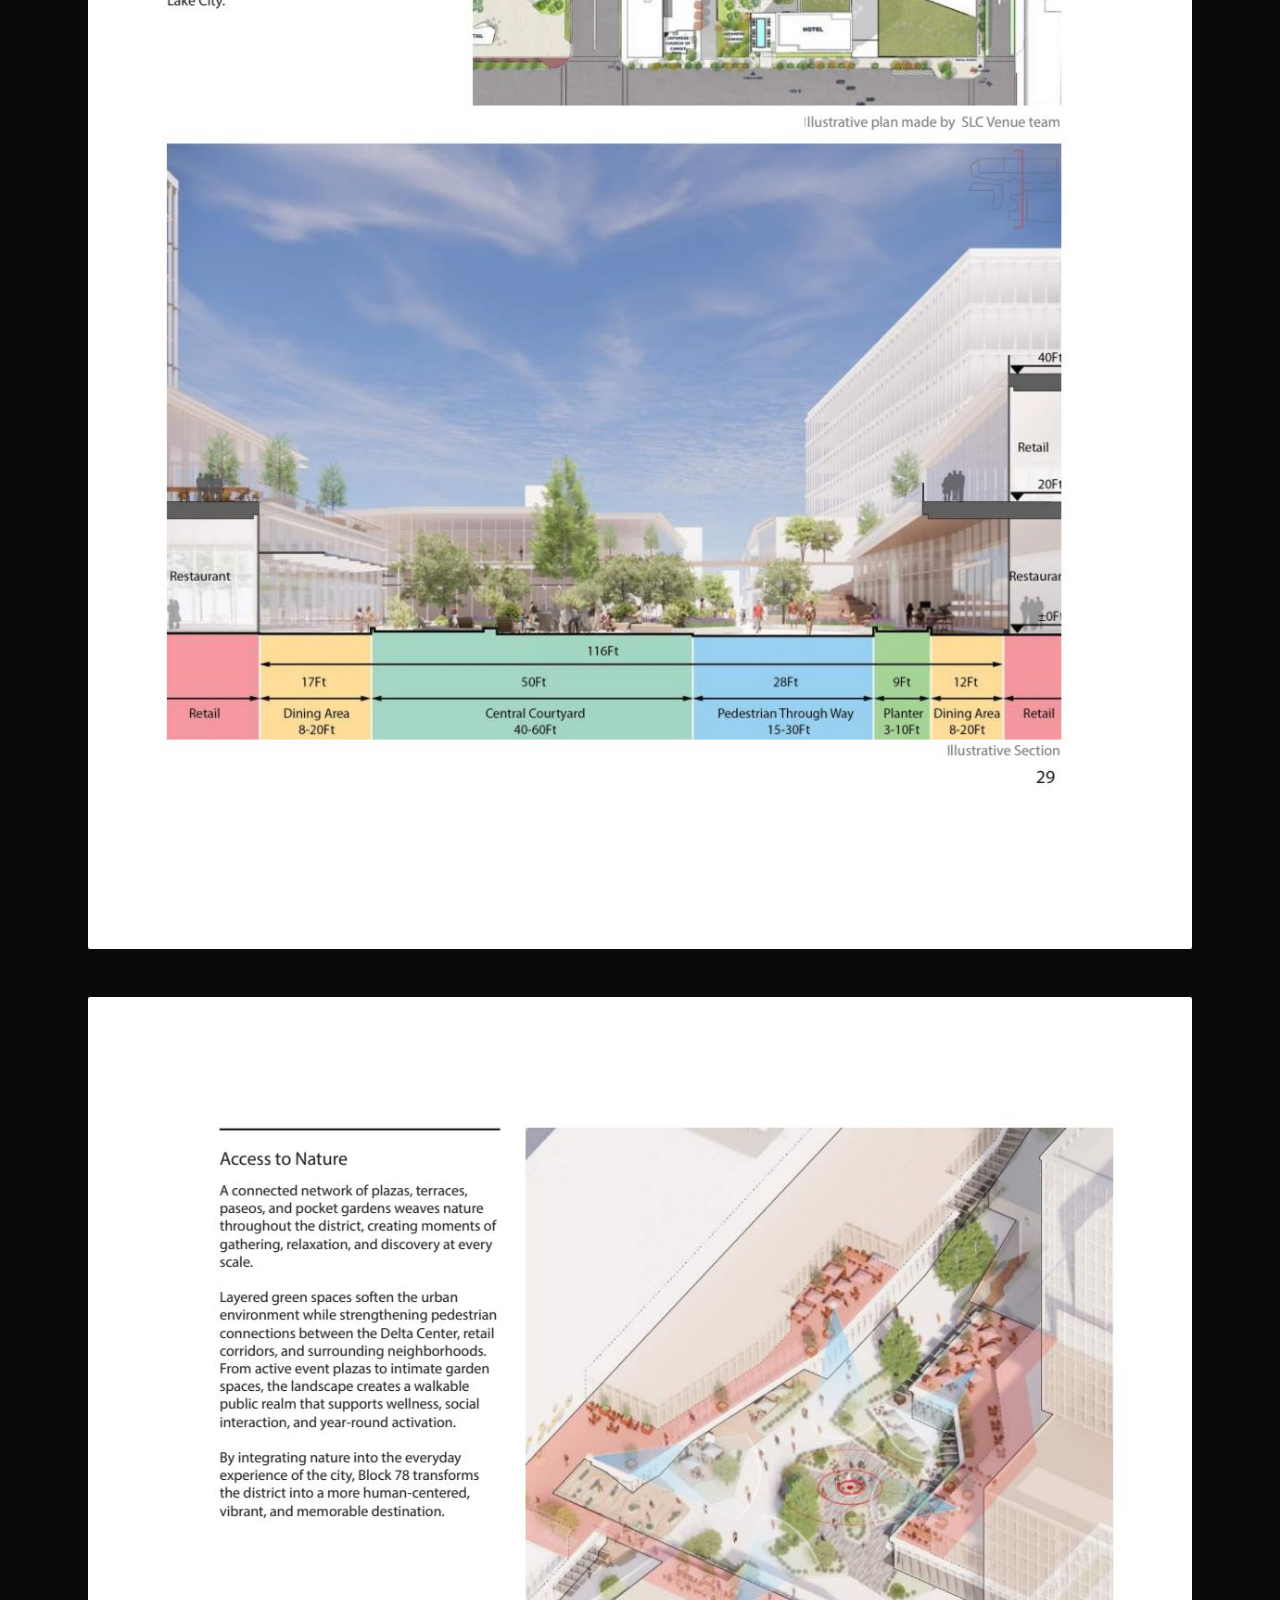
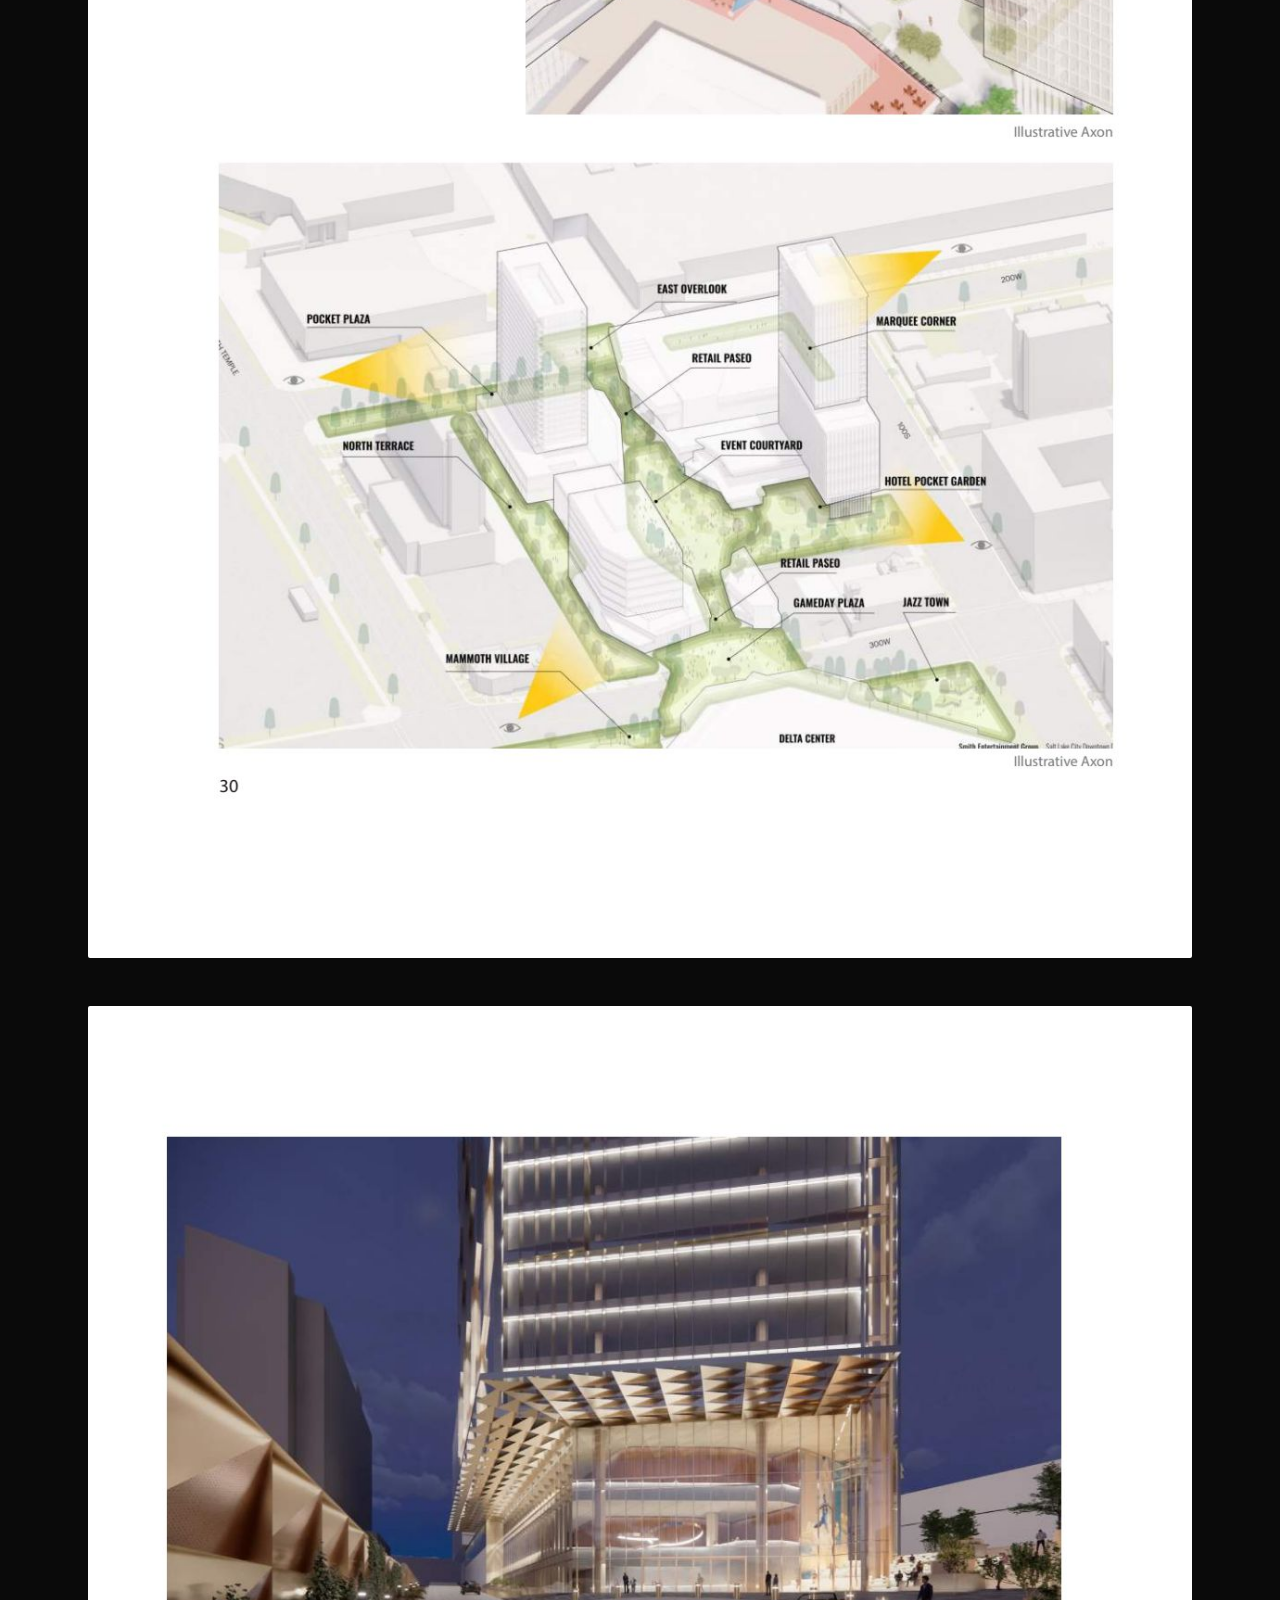
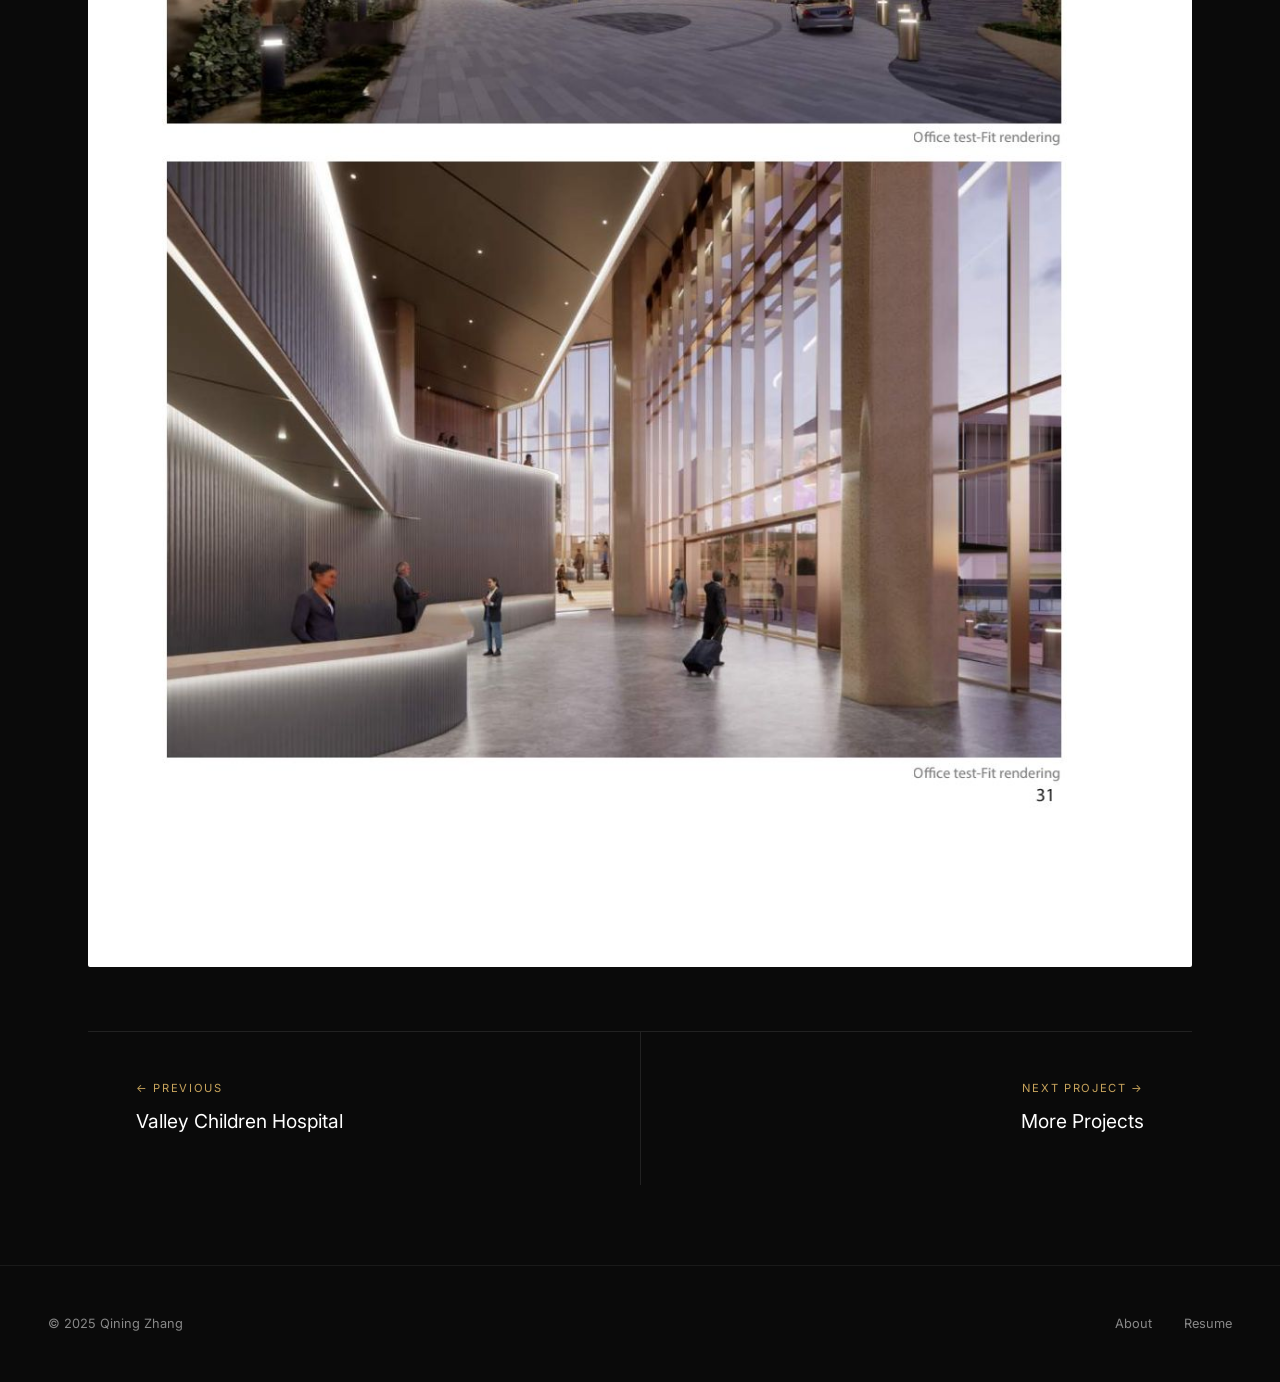
<file: projects/hks-slc.html>
<!DOCTYPE html>
<html lang="en">
<head>
  <meta charset="UTF-8">
  <meta name="viewport" content="width=device-width, initial-scale=1.0">
  <title>Salt Lake City Downtown Revival | Qining Zhang</title>
  <link href="https://fonts.googleapis.com/css2?family=Inter:wght@300;400;500&display=swap" rel="stylesheet">
  <meta name="description" content="Salt Lake City Downtown Revival — Culture, Commerce, and Public Life. HKS, Inc.">
  <link rel="icon" type="image/x-icon" href="../favicon.ico">
  <link rel="stylesheet" href="../css/style.css">
</head>
<body>
  <div class="page-transition"></div>

  <nav class="nav">
    <a href="../index.html" class="nav-logo">Qining Zhang</a>
    <ul class="nav-links">
      <li><a href="../index.html">Works</a></li>
      <li><a href="../about.html">About</a></li>
      <li><a href="../resume.html">Resume</a></li>
    </ul>
    <button class="nav-toggle" aria-label="Menu"><span></span><span></span><span></span></button>
  </nav>

  <section class="project-hero">
    <div class="hero-bg" style="background-image: url('../images/hks-slc/slc-hero.jpg')"></div>
    <div class="project-hero-content">
      <p class="section-label">HKS Professional Work</p>
      <h1>Salt Lake City<br>Downtown Revival</h1>
      <p class="project-tagline">Culture, Commerce, and Public Life</p>
      <div class="project-meta-bar">
        <div class="project-meta-item">
          <span class="label">Location</span>
          <span class="value">Salt Lake City, USA</span>
        </div>
        <div class="project-meta-item">
          <span class="label">Type</span>
          <span class="value">Venue &amp; Culture</span>
        </div>
        <div class="project-meta-item">
          <span class="label">Start</span>
          <span class="value">Summer 2025</span>
        </div>
        <div class="project-meta-item">
          <span class="label">Role</span>
          <span class="value">Office Design Options, 3D Model, Rendering Coordination, Diagram</span>
        </div>
        <div class="project-meta-item">
          <span class="label">Team</span>
          <span class="value">HKS SLC Culture</span>
        </div>
      </div>
    </div>
  </section>

  <div class="project-content">
    <div class="project-text-block reveal">
      <p>Block 78 sits between the Delta Center and Convention Center, creating a rare opportunity to transform an inward-facing site into a vibrant urban district. Rooted in the area&rsquo;s multicultural history, the district reimagines Block 78 as a place for gathering, discovery, and civic life.</p>
      <p>A connected network of plazas, terraces, paseos, and pocket gardens weaves nature throughout the district, creating moments of gathering and relaxation at every scale.</p>
    </div>

    <div class="project-image">
      <img src="../images/hks-slc/slc-01.jpg" alt="Salt Lake City Downtown Revival" loading="lazy">
    </div>

    <div class="project-image">
      <img src="../images/hks-slc/slc-02.jpg" alt="Salt Lake City Downtown Revival" loading="lazy">
    </div>

    <div class="project-image">
      <img src="../images/hks-slc/slc-03.jpg" alt="Salt Lake City Downtown Revival" loading="lazy">
    </div>

    <div class="project-image">
      <img src="../images/hks-slc/slc-04.jpg" alt="Salt Lake City Downtown Revival" loading="lazy">
    </div>

    <nav class="project-nav">
      <a href="hks-valley.html">
        <span class="nav-label">&larr; Previous</span>
        <span class="nav-title">Valley Children Hospital</span>
      </a>
      <a href="hks-other.html">
        <span class="nav-label">Next Project &rarr;</span>
        <span class="nav-title">More Projects</span>
      </a>
    </nav>
  </div>

  <footer class="footer">
    <p>&copy; 2025 Qining Zhang</p>
    <div class="footer-links">
      <a href="../about.html">About</a>
      <a href="../resume.html">Resume</a>
    </div>
  </footer>
  <script src="../js/main.js"></script>
</body>
</html>
</file>
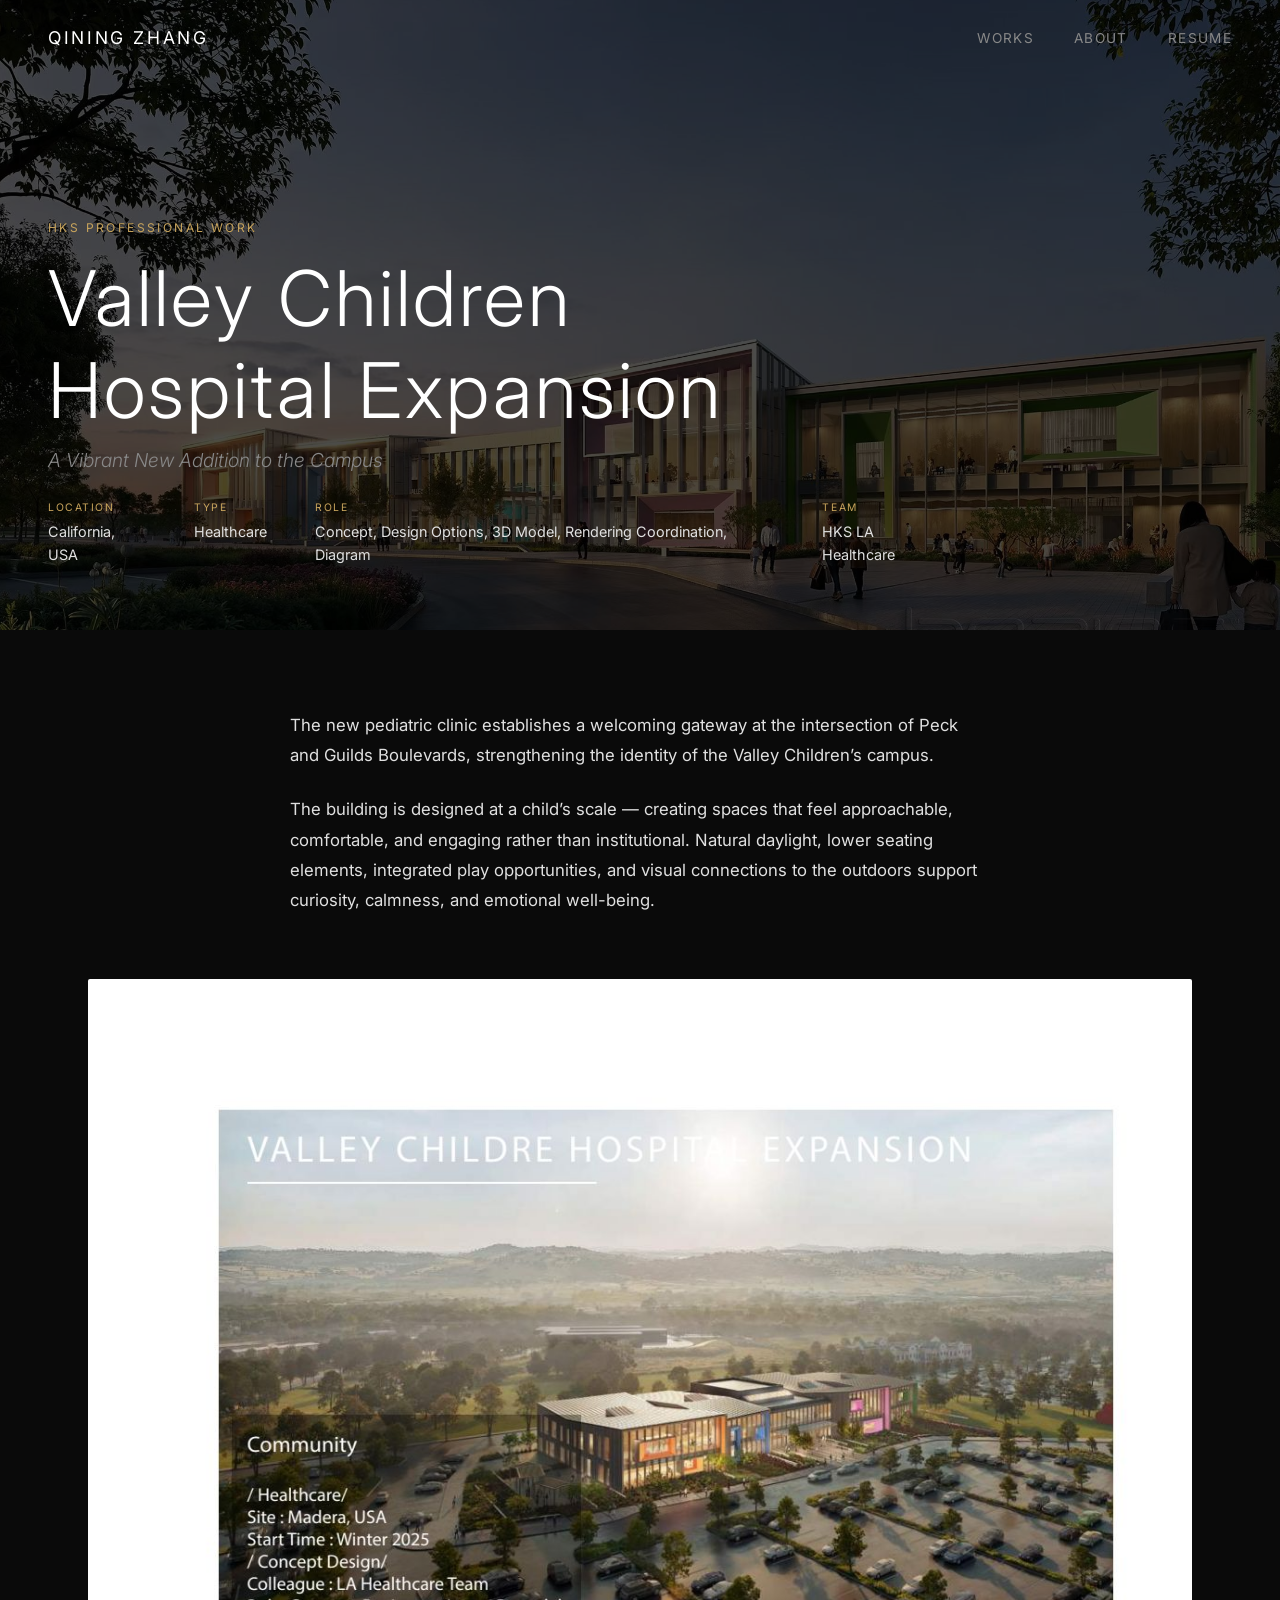
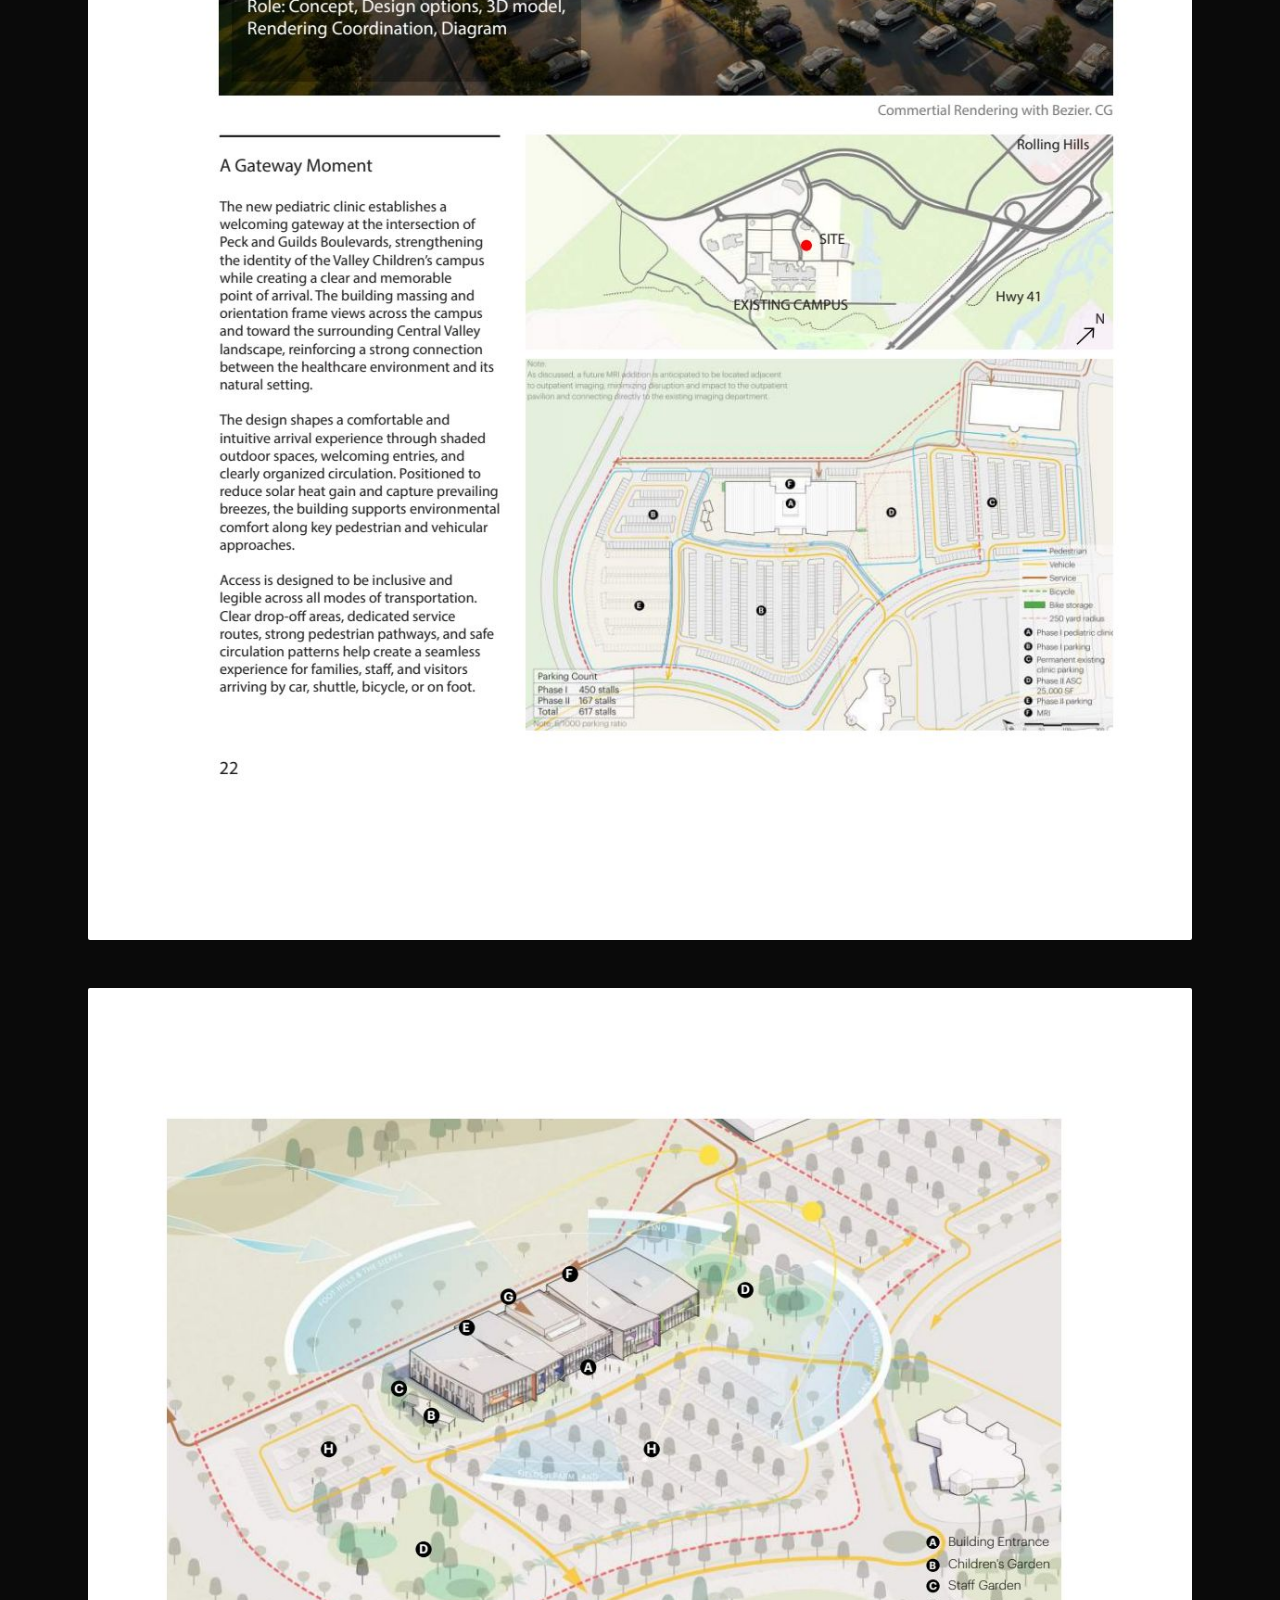
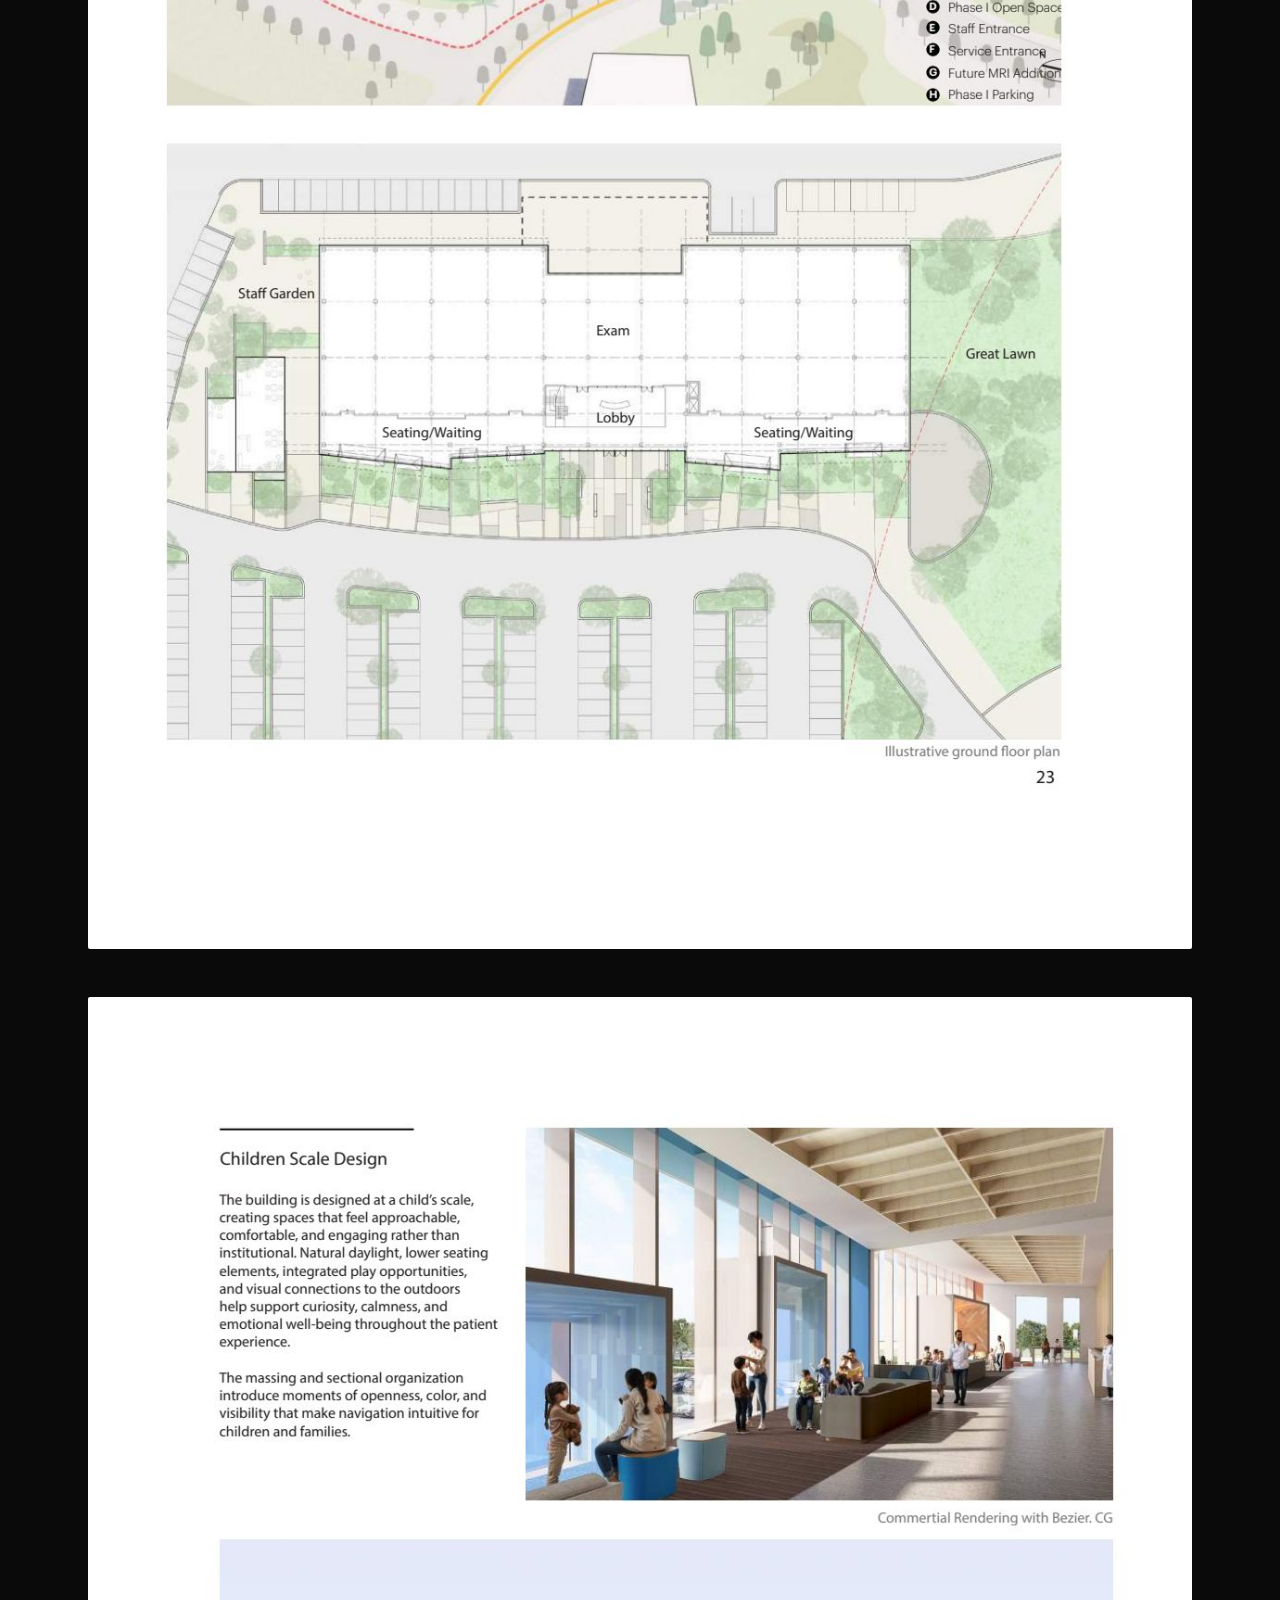
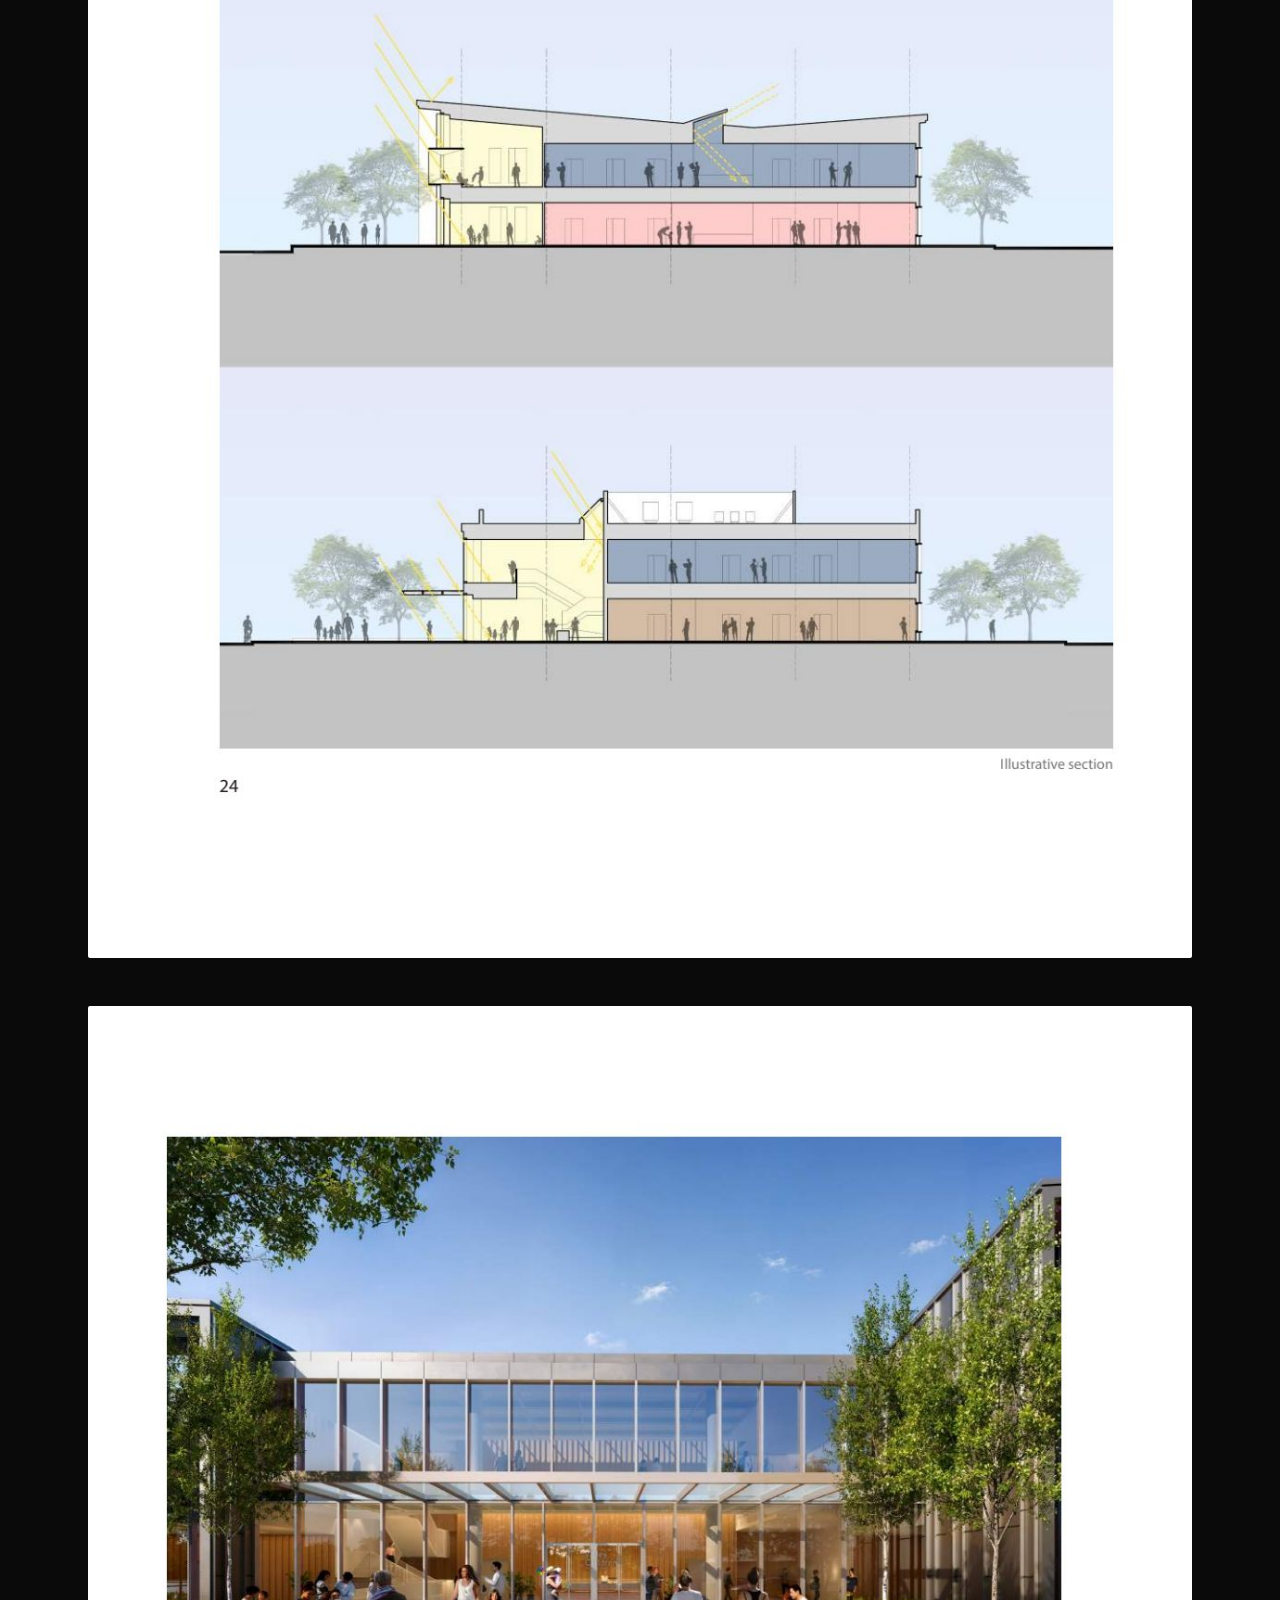
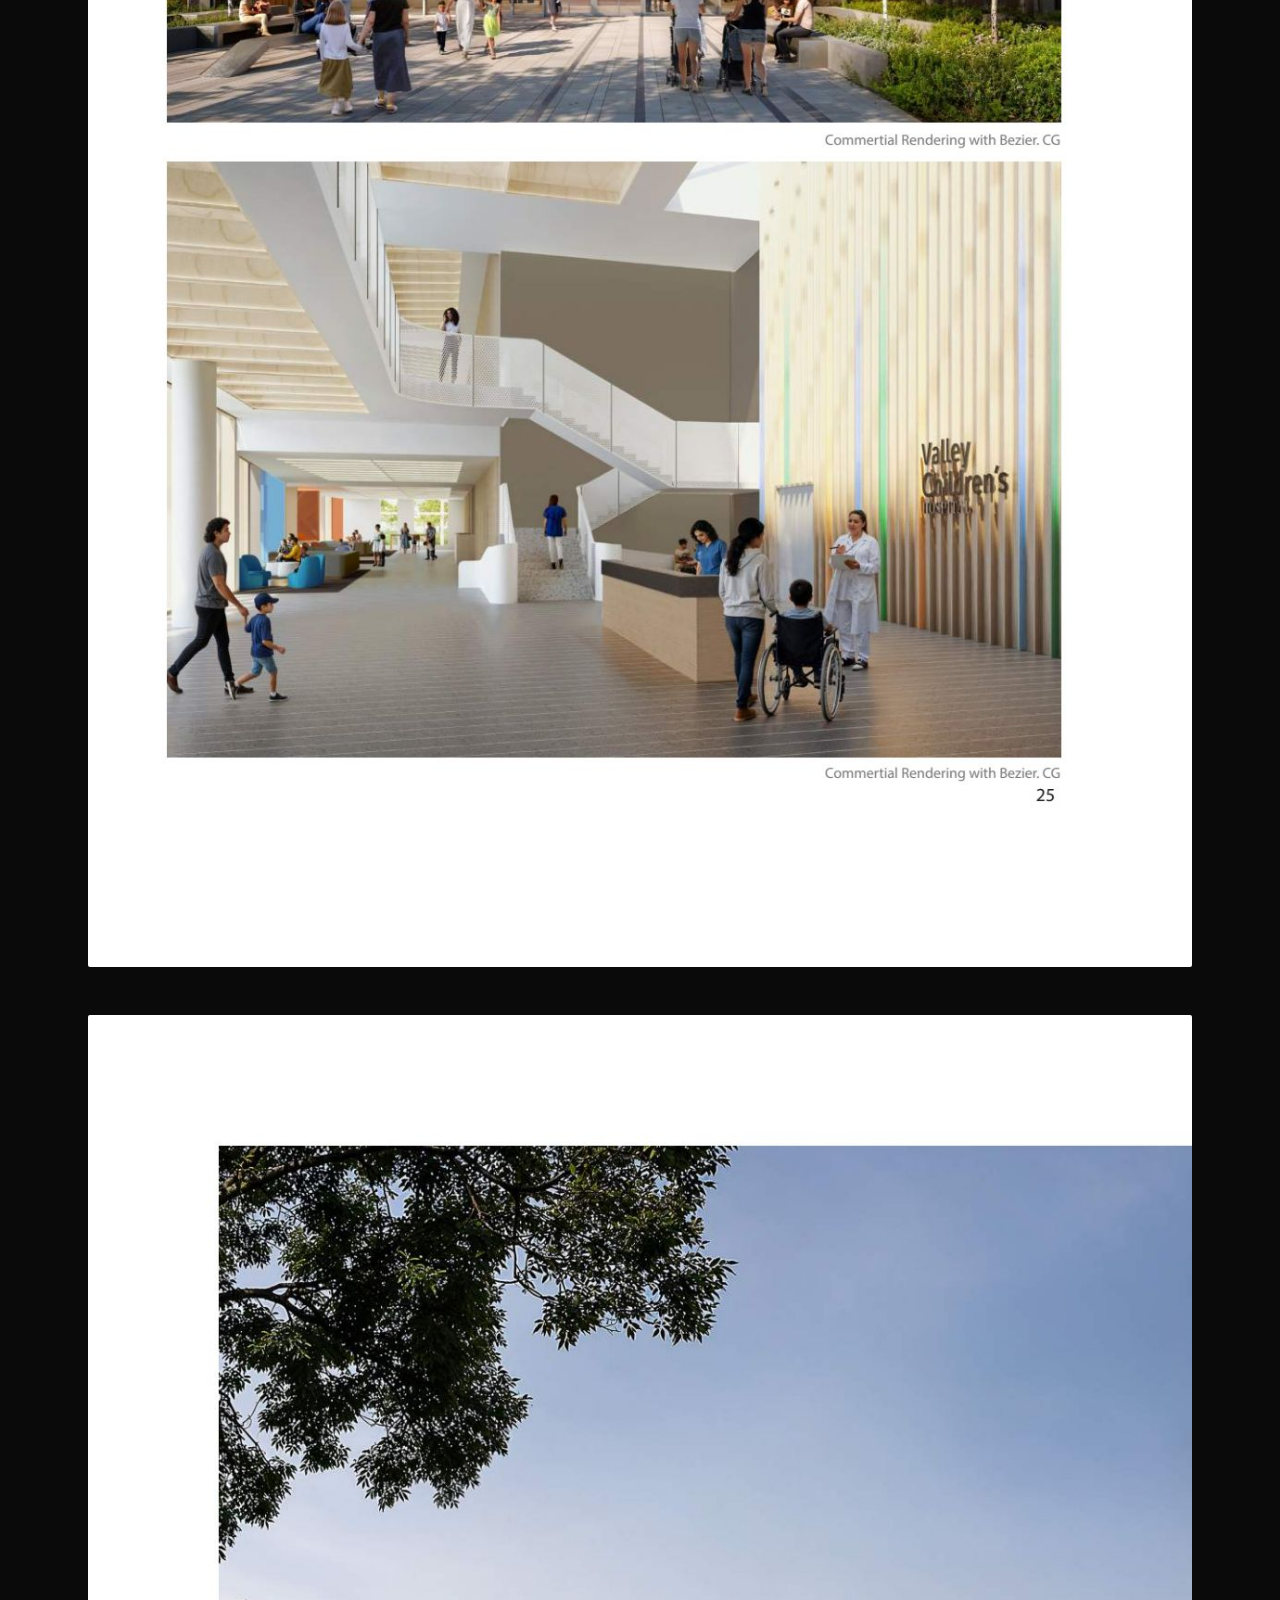
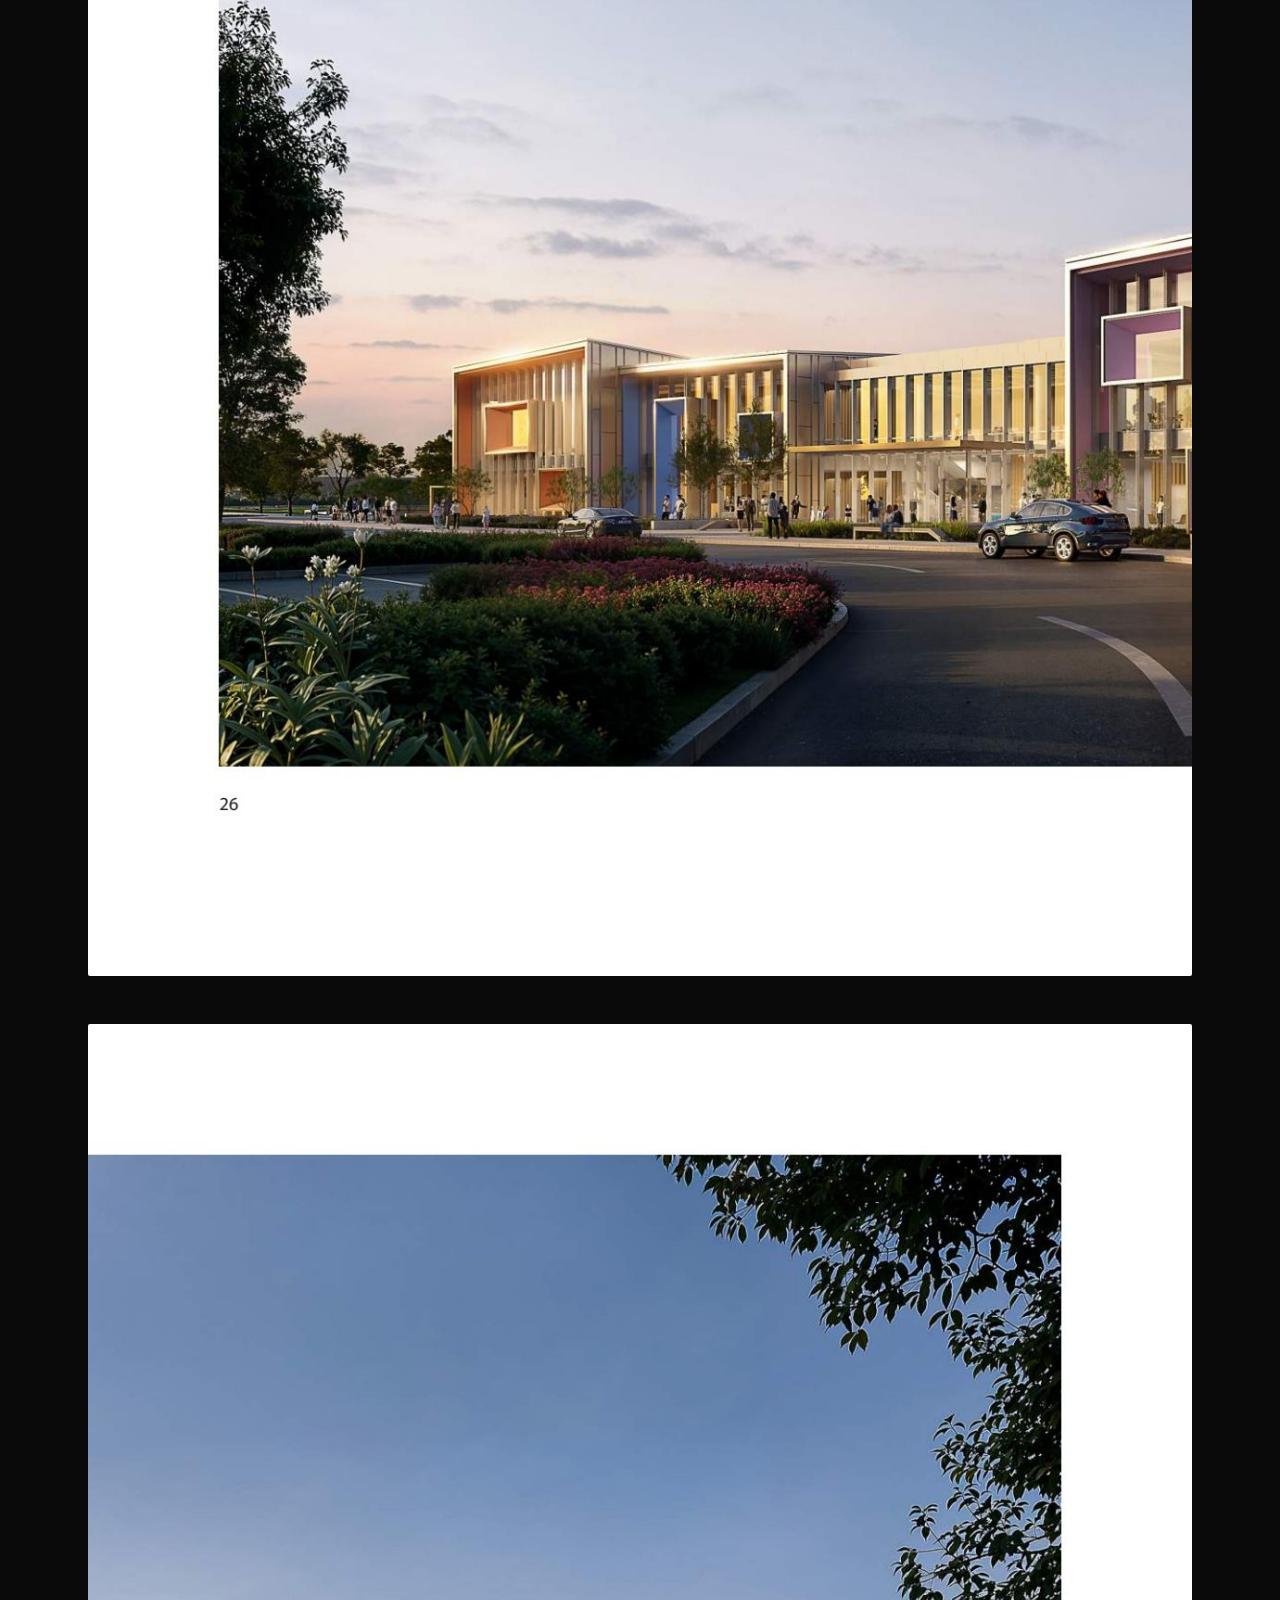
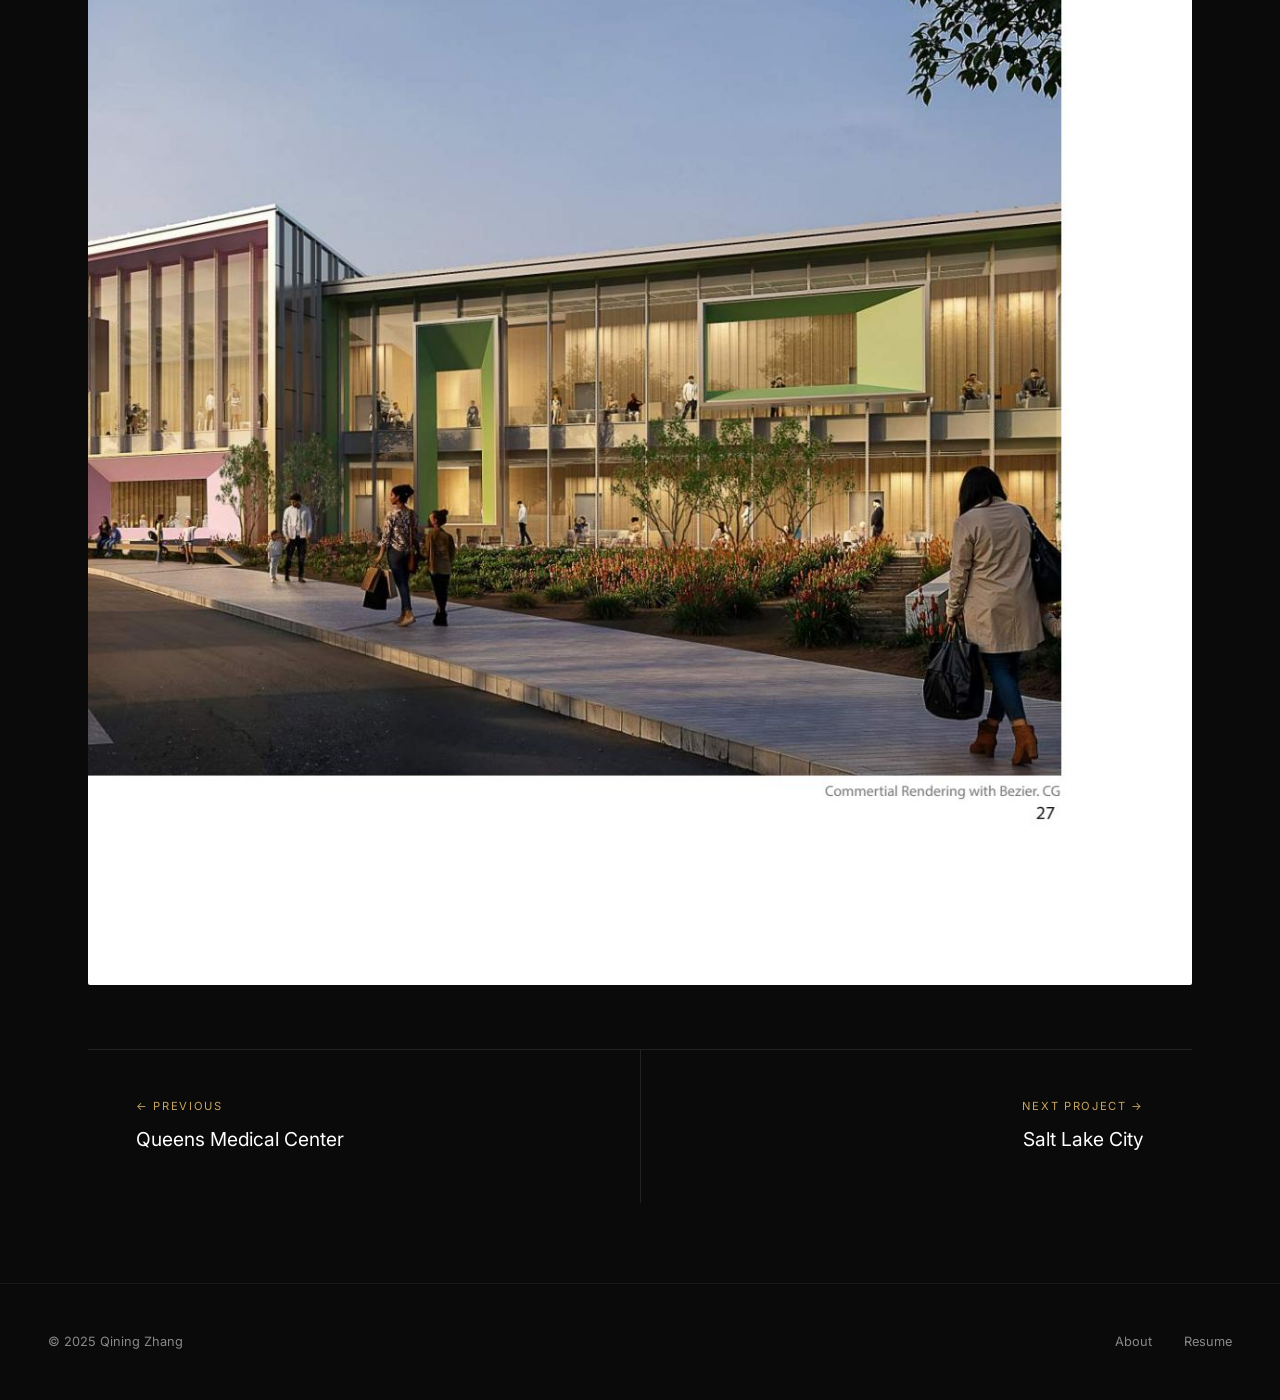
<file: projects/hks-valley.html>
<!DOCTYPE html>
<html lang="en">
<head>
  <meta charset="UTF-8">
  <meta name="viewport" content="width=device-width, initial-scale=1.0">
  <title>Valley Children Hospital Expansion | Qining Zhang</title>
  <link href="https://fonts.googleapis.com/css2?family=Inter:wght@300;400;500&display=swap" rel="stylesheet">
  <meta name="description" content="Valley Children Hospital Expansion — A Vibrant New Addition to the Campus. HKS, Inc.">
  <link rel="icon" type="image/x-icon" href="../favicon.ico">
  <link rel="stylesheet" href="../css/style.css">
</head>
<body>
  <div class="page-transition"></div>

  <nav class="nav">
    <a href="../index.html" class="nav-logo">Qining Zhang</a>
    <ul class="nav-links">
      <li><a href="../index.html">Works</a></li>
      <li><a href="../about.html">About</a></li>
      <li><a href="../resume.html">Resume</a></li>
    </ul>
    <button class="nav-toggle" aria-label="Menu"><span></span><span></span><span></span></button>
  </nav>

  <section class="project-hero">
    <div class="hero-bg" style="background-image: url('../images/hks-valley/valley-hero.jpg')"></div>
    <div class="project-hero-content">
      <p class="section-label">HKS Professional Work</p>
      <h1>Valley Children<br>Hospital Expansion</h1>
      <p class="project-tagline">A Vibrant New Addition to the Campus</p>
      <div class="project-meta-bar">
        <div class="project-meta-item">
          <span class="label">Location</span>
          <span class="value">California, USA</span>
        </div>
        <div class="project-meta-item">
          <span class="label">Type</span>
          <span class="value">Healthcare</span>
        </div>
        <div class="project-meta-item">
          <span class="label">Role</span>
          <span class="value">Concept, Design Options, 3D Model, Rendering Coordination, Diagram</span>
        </div>
        <div class="project-meta-item">
          <span class="label">Team</span>
          <span class="value">HKS LA Healthcare</span>
        </div>
      </div>
    </div>
  </section>

  <div class="project-content">
    <div class="project-text-block reveal">
      <p>The new pediatric clinic establishes a welcoming gateway at the intersection of Peck and Guilds Boulevards, strengthening the identity of the Valley Children&rsquo;s campus.</p>
      <p>The building is designed at a child&rsquo;s scale &mdash; creating spaces that feel approachable, comfortable, and engaging rather than institutional. Natural daylight, lower seating elements, integrated play opportunities, and visual connections to the outdoors support curiosity, calmness, and emotional well-being.</p>
    </div>

    <div class="project-image">
      <img src="../images/hks-valley/valley-01.jpg" alt="Valley Children Hospital Expansion" loading="lazy">
    </div>

    <div class="project-image">
      <img src="../images/hks-valley/valley-02.jpg" alt="Valley Children Hospital Expansion" loading="lazy">
    </div>

    <div class="project-image">
      <img src="../images/hks-valley/valley-03.jpg" alt="Valley Children Hospital Expansion" loading="lazy">
    </div>

    <div class="project-image">
      <img src="../images/hks-valley/valley-04.jpg" alt="Valley Children Hospital Expansion" loading="lazy">
    </div>

    <div class="project-image">
      <img src="../images/hks-valley/valley-05.jpg" alt="Valley Children Hospital Expansion" loading="lazy">
    </div>

    <div class="project-image">
      <img src="../images/hks-valley/valley-06.jpg" alt="Valley Children Hospital Expansion" loading="lazy">
    </div>

    <nav class="project-nav">
      <a href="hks-qmcwo.html">
        <span class="nav-label">&larr; Previous</span>
        <span class="nav-title">Queens Medical Center</span>
      </a>
      <a href="hks-slc.html">
        <span class="nav-label">Next Project &rarr;</span>
        <span class="nav-title">Salt Lake City</span>
      </a>
    </nav>
  </div>

  <footer class="footer">
    <p>&copy; 2025 Qining Zhang</p>
    <div class="footer-links">
      <a href="../about.html">About</a>
      <a href="../resume.html">Resume</a>
    </div>
  </footer>
  <script src="../js/main.js"></script>
</body>
</html>
</file>
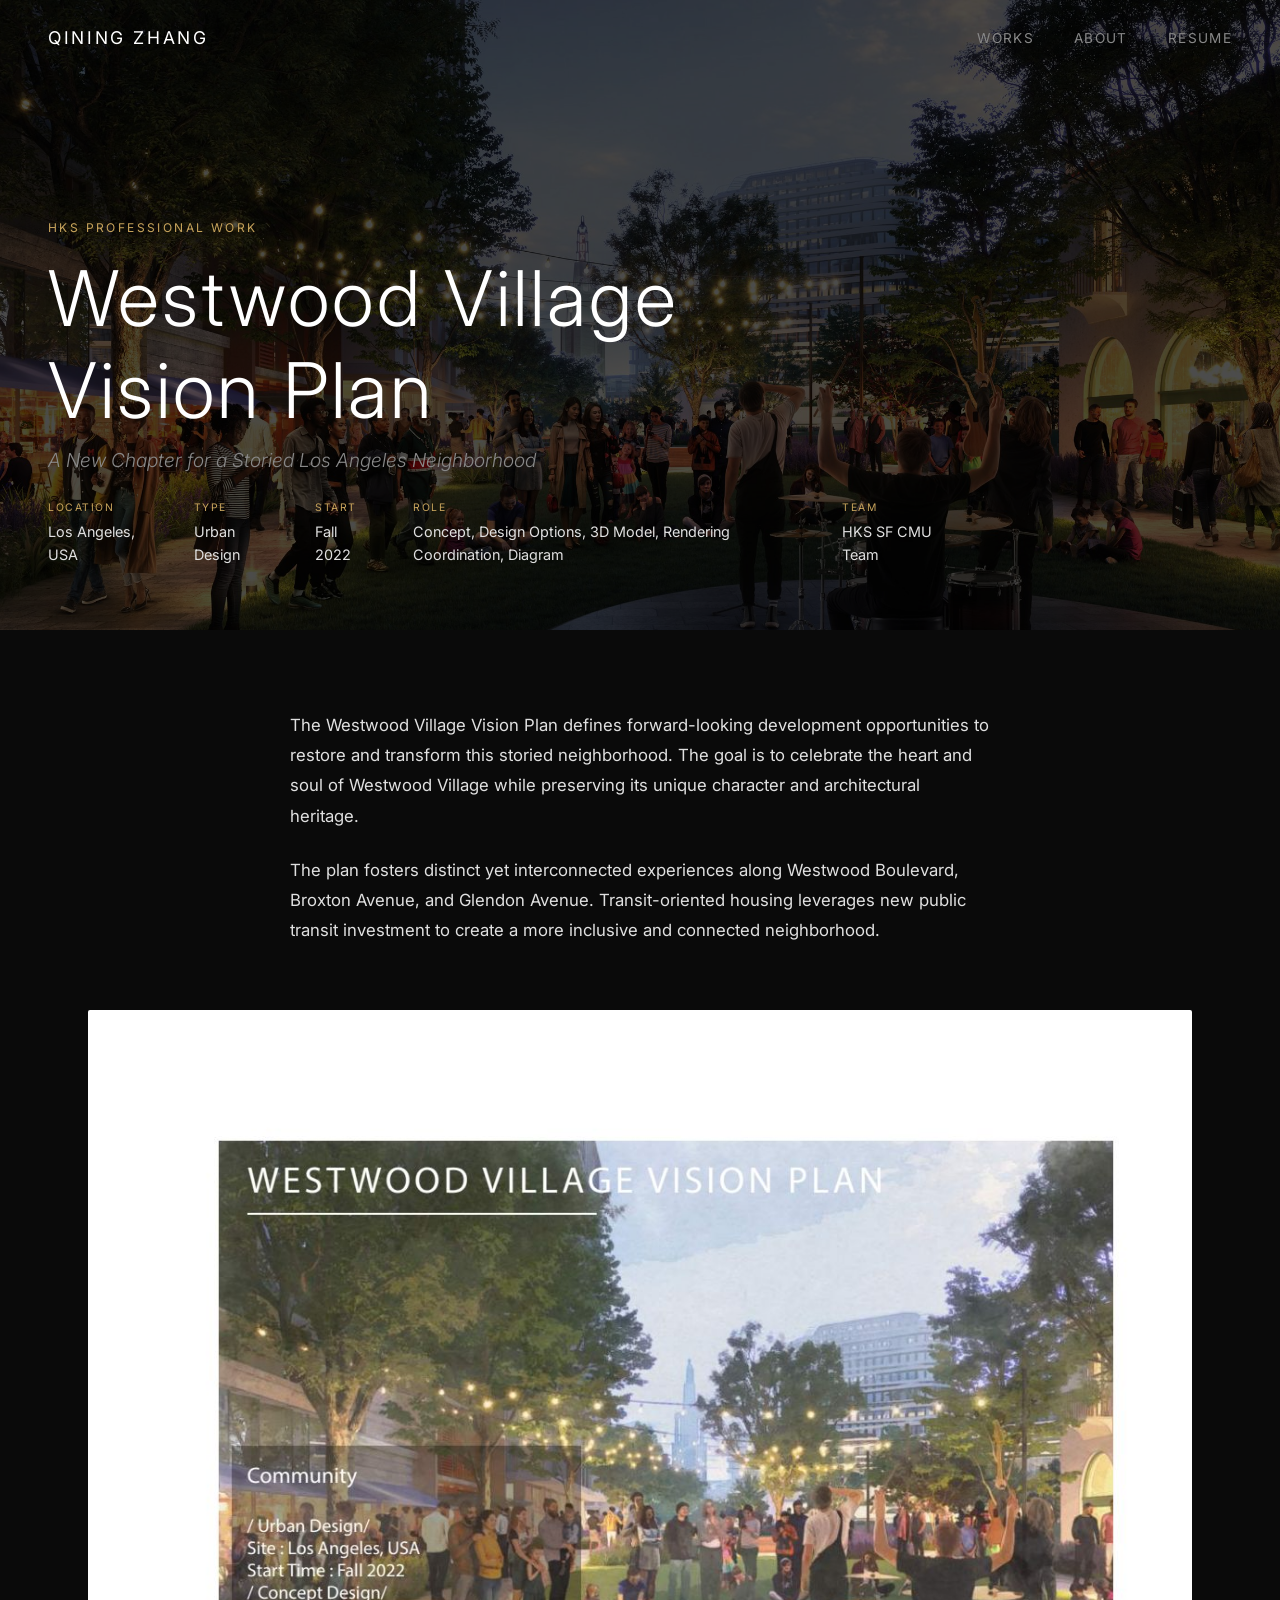
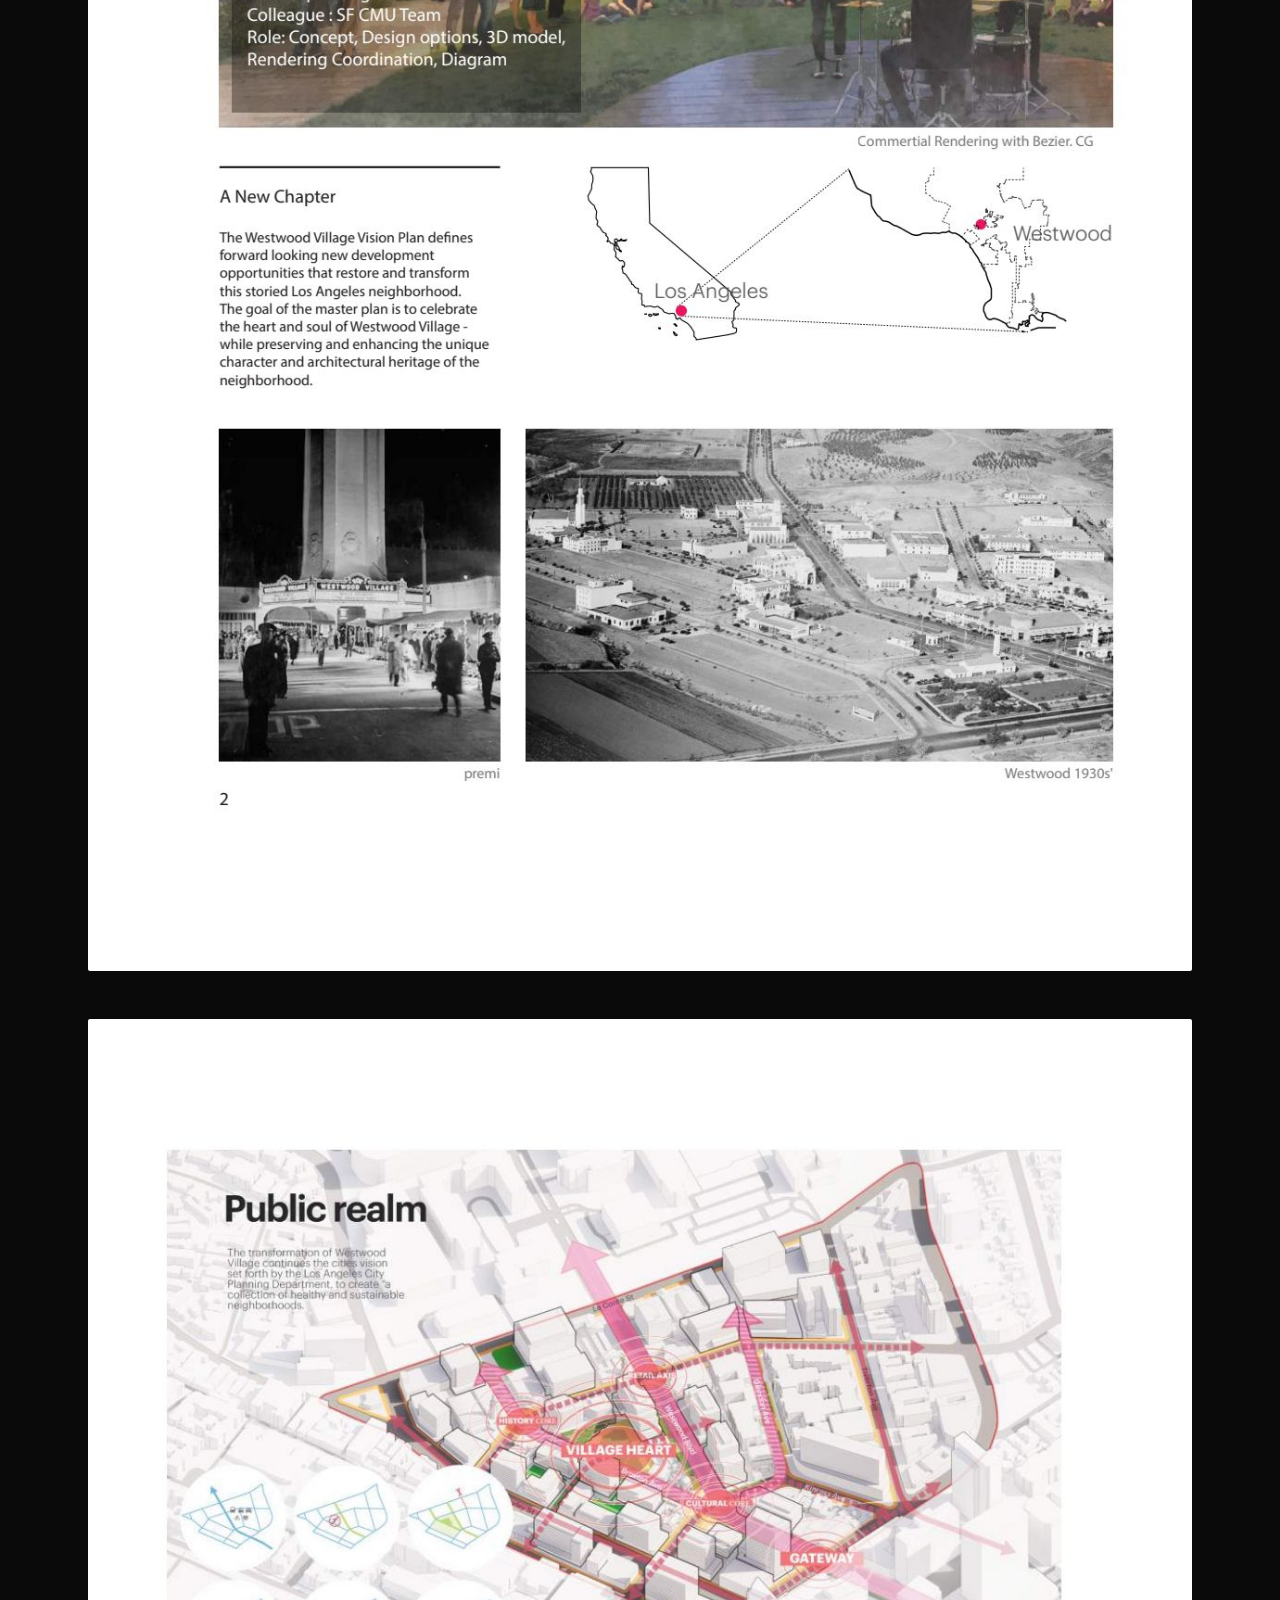
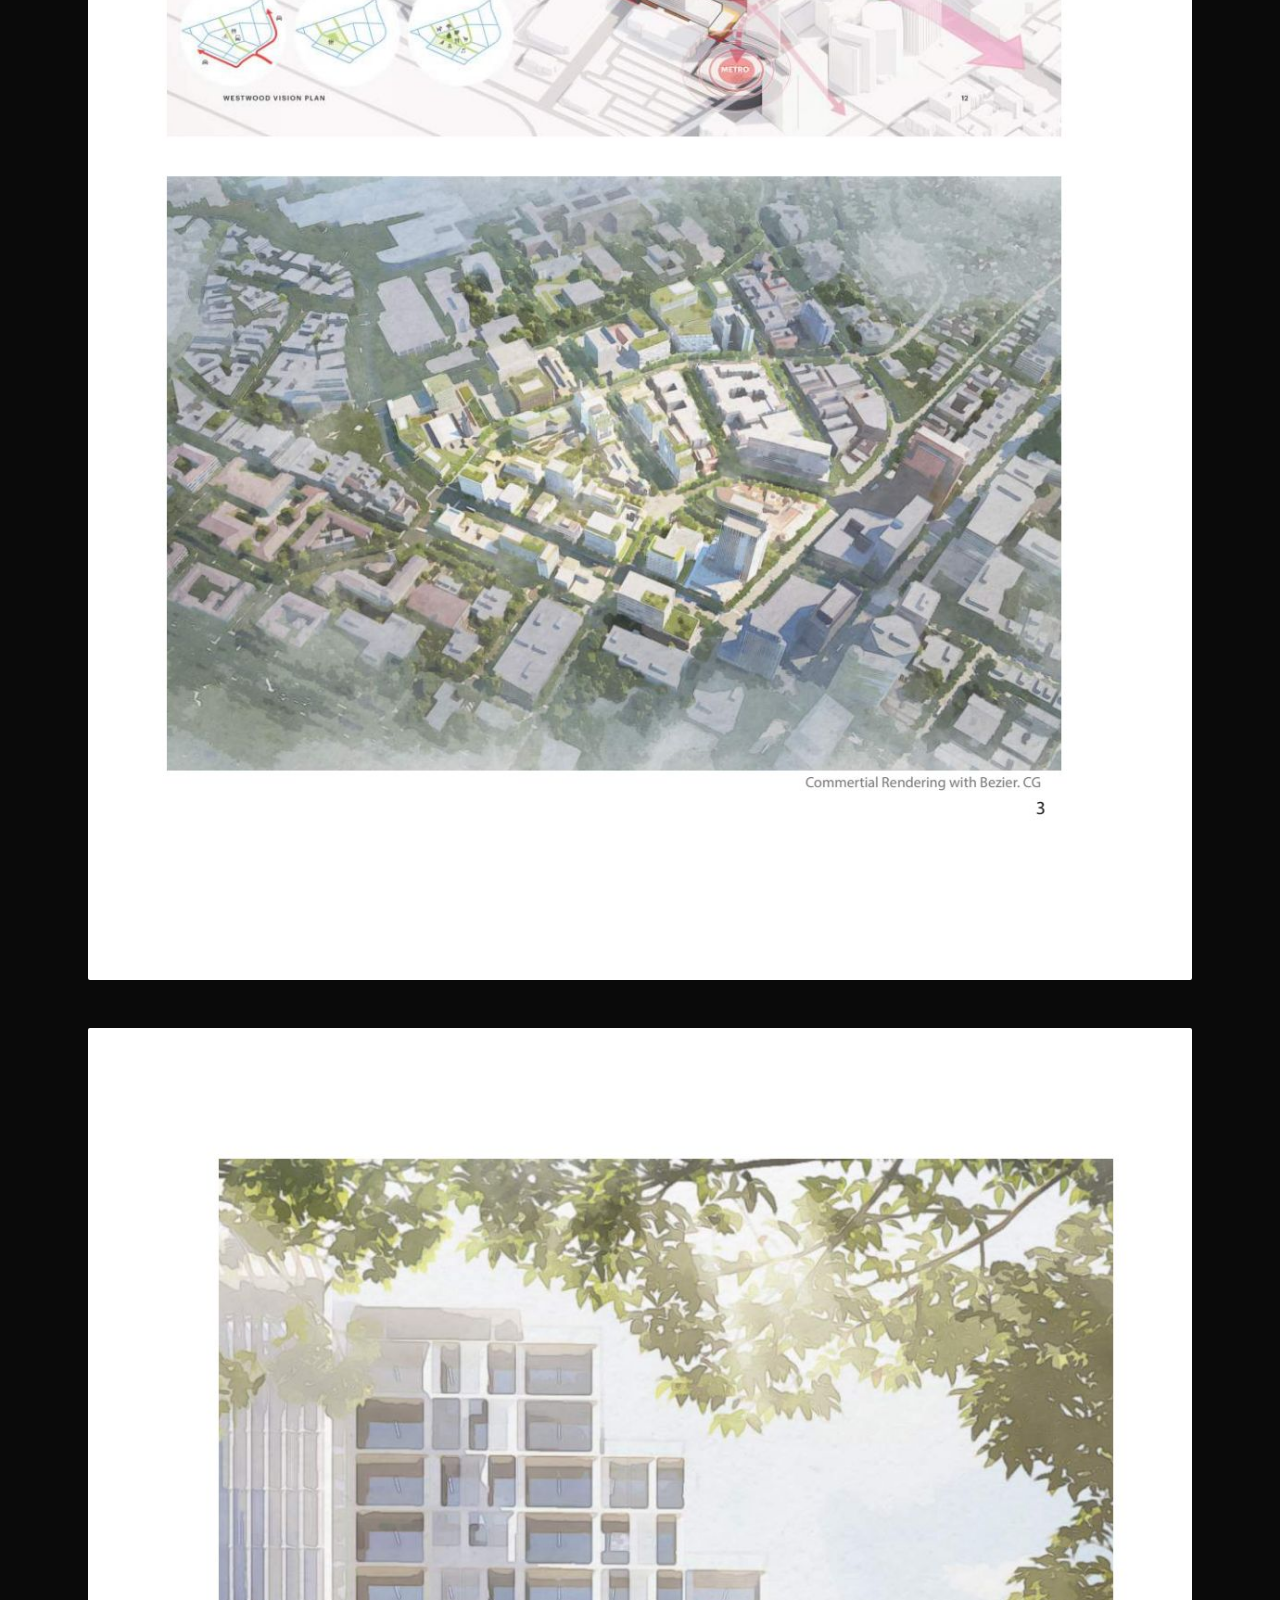
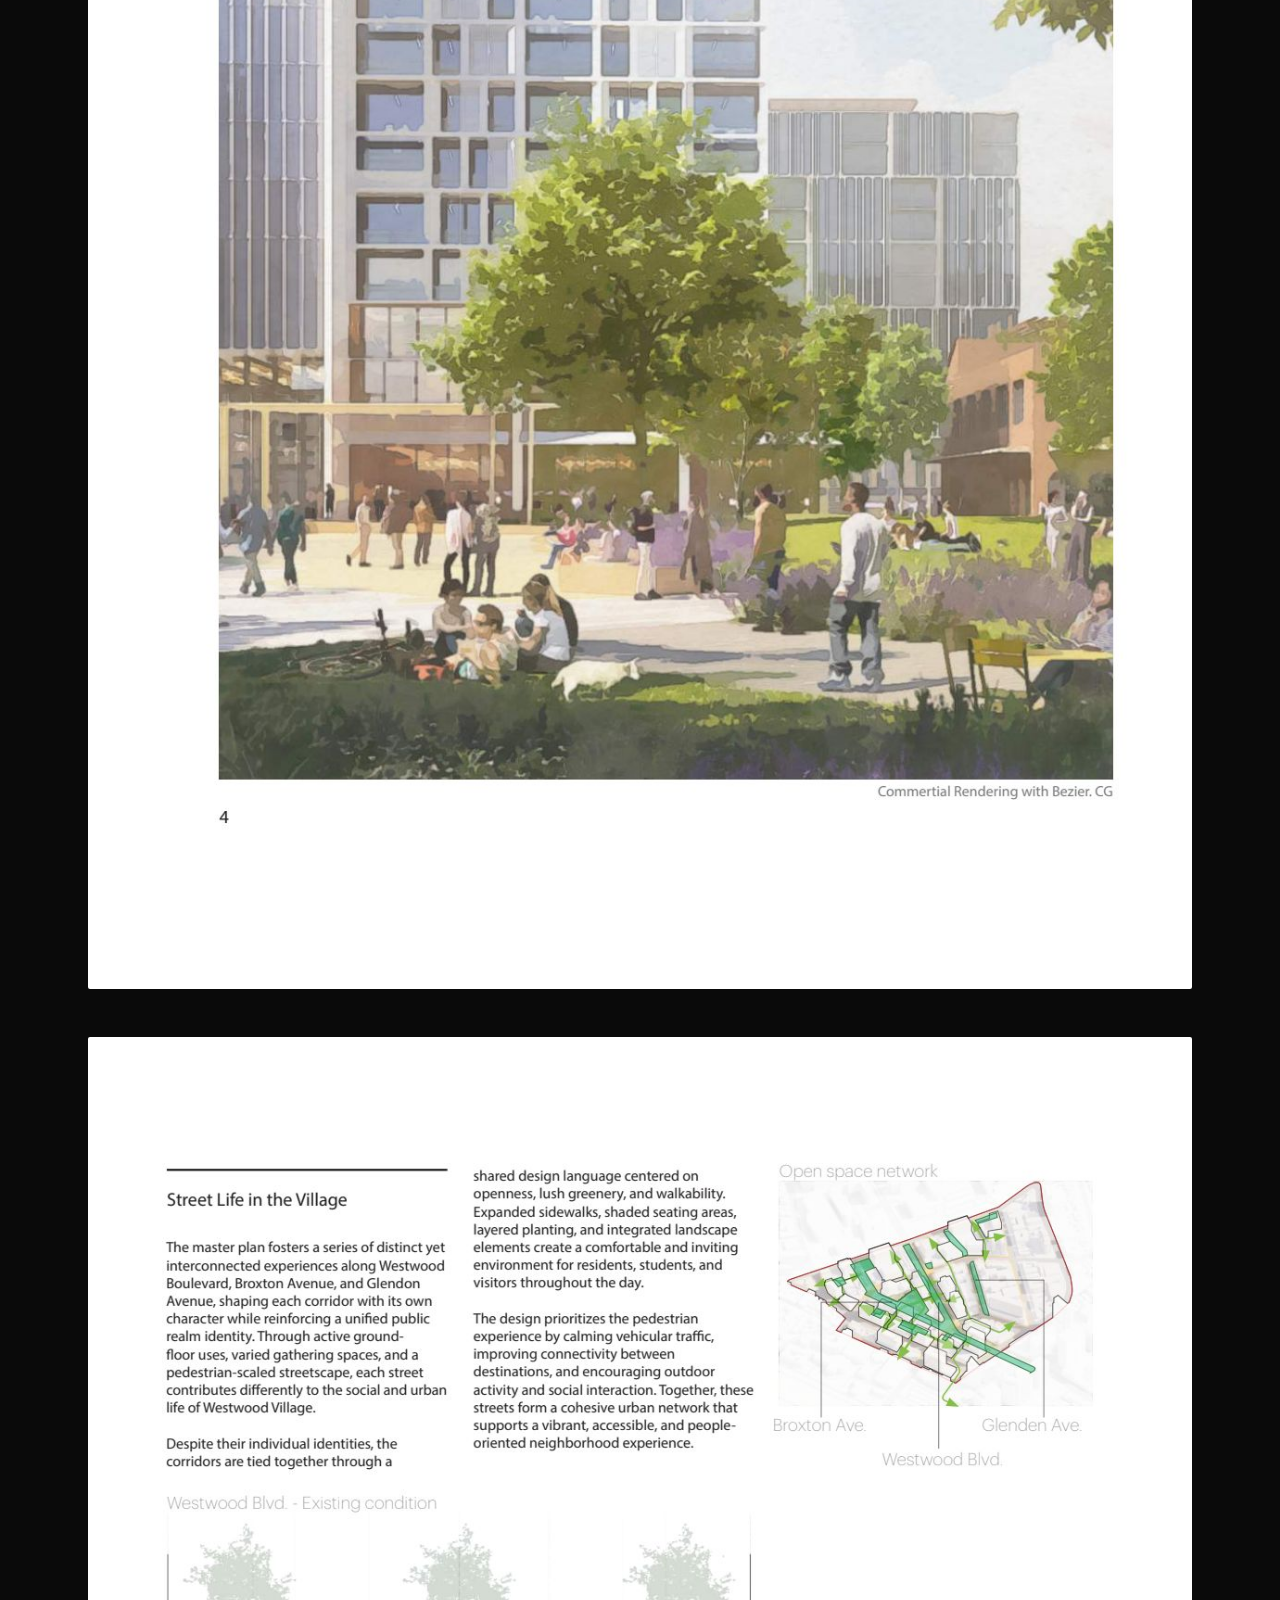
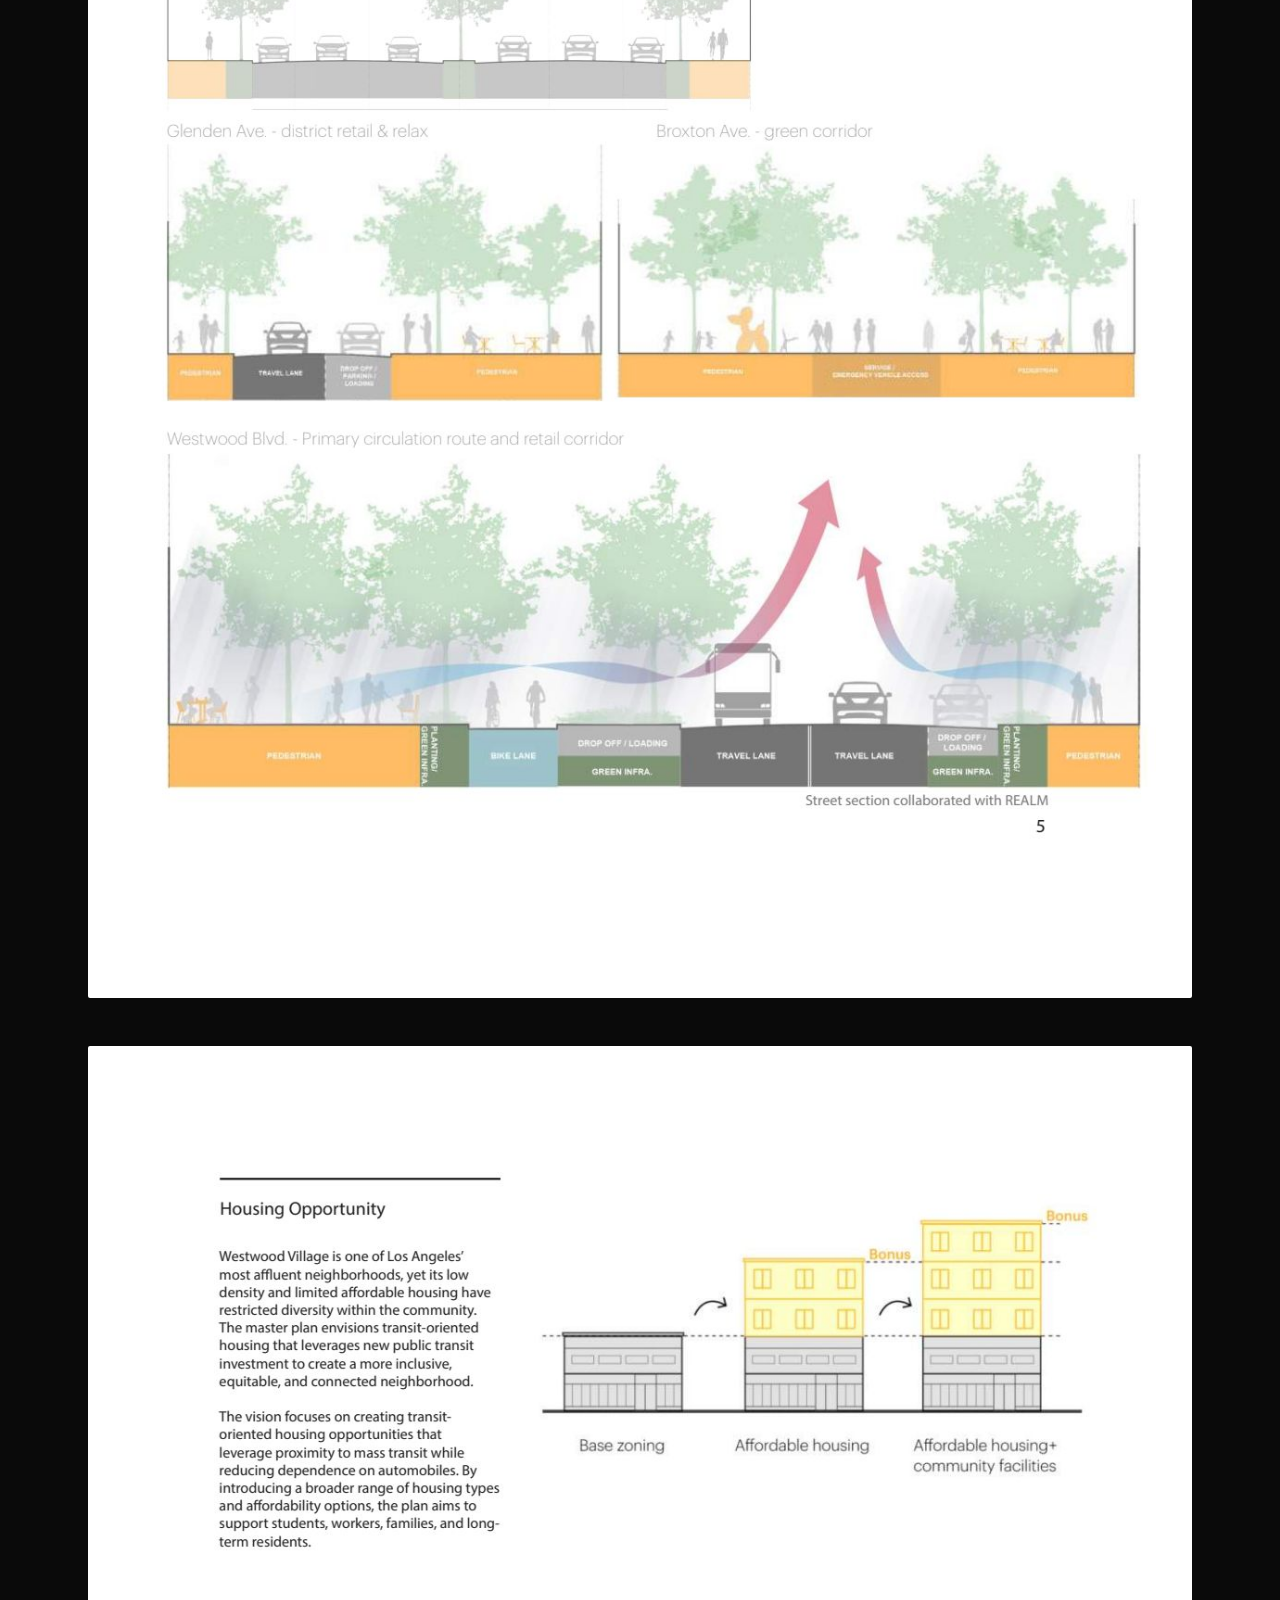
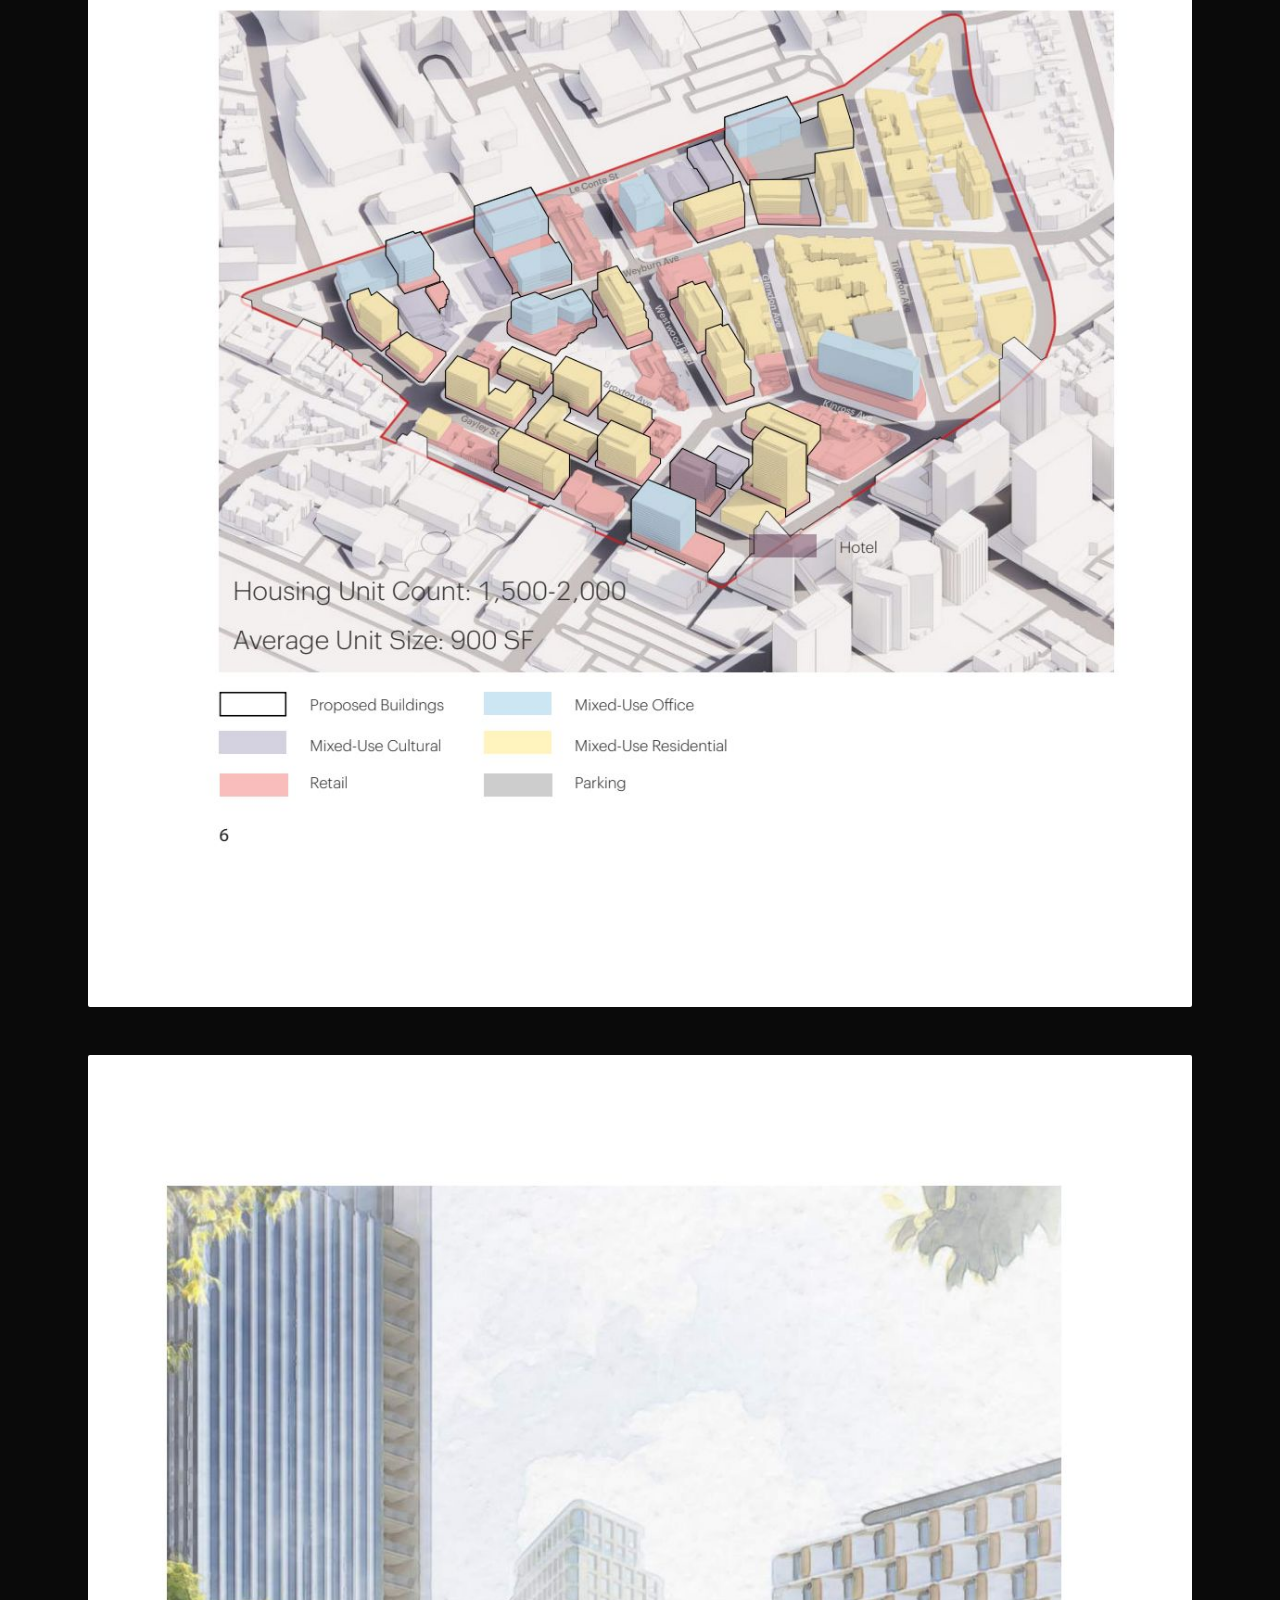
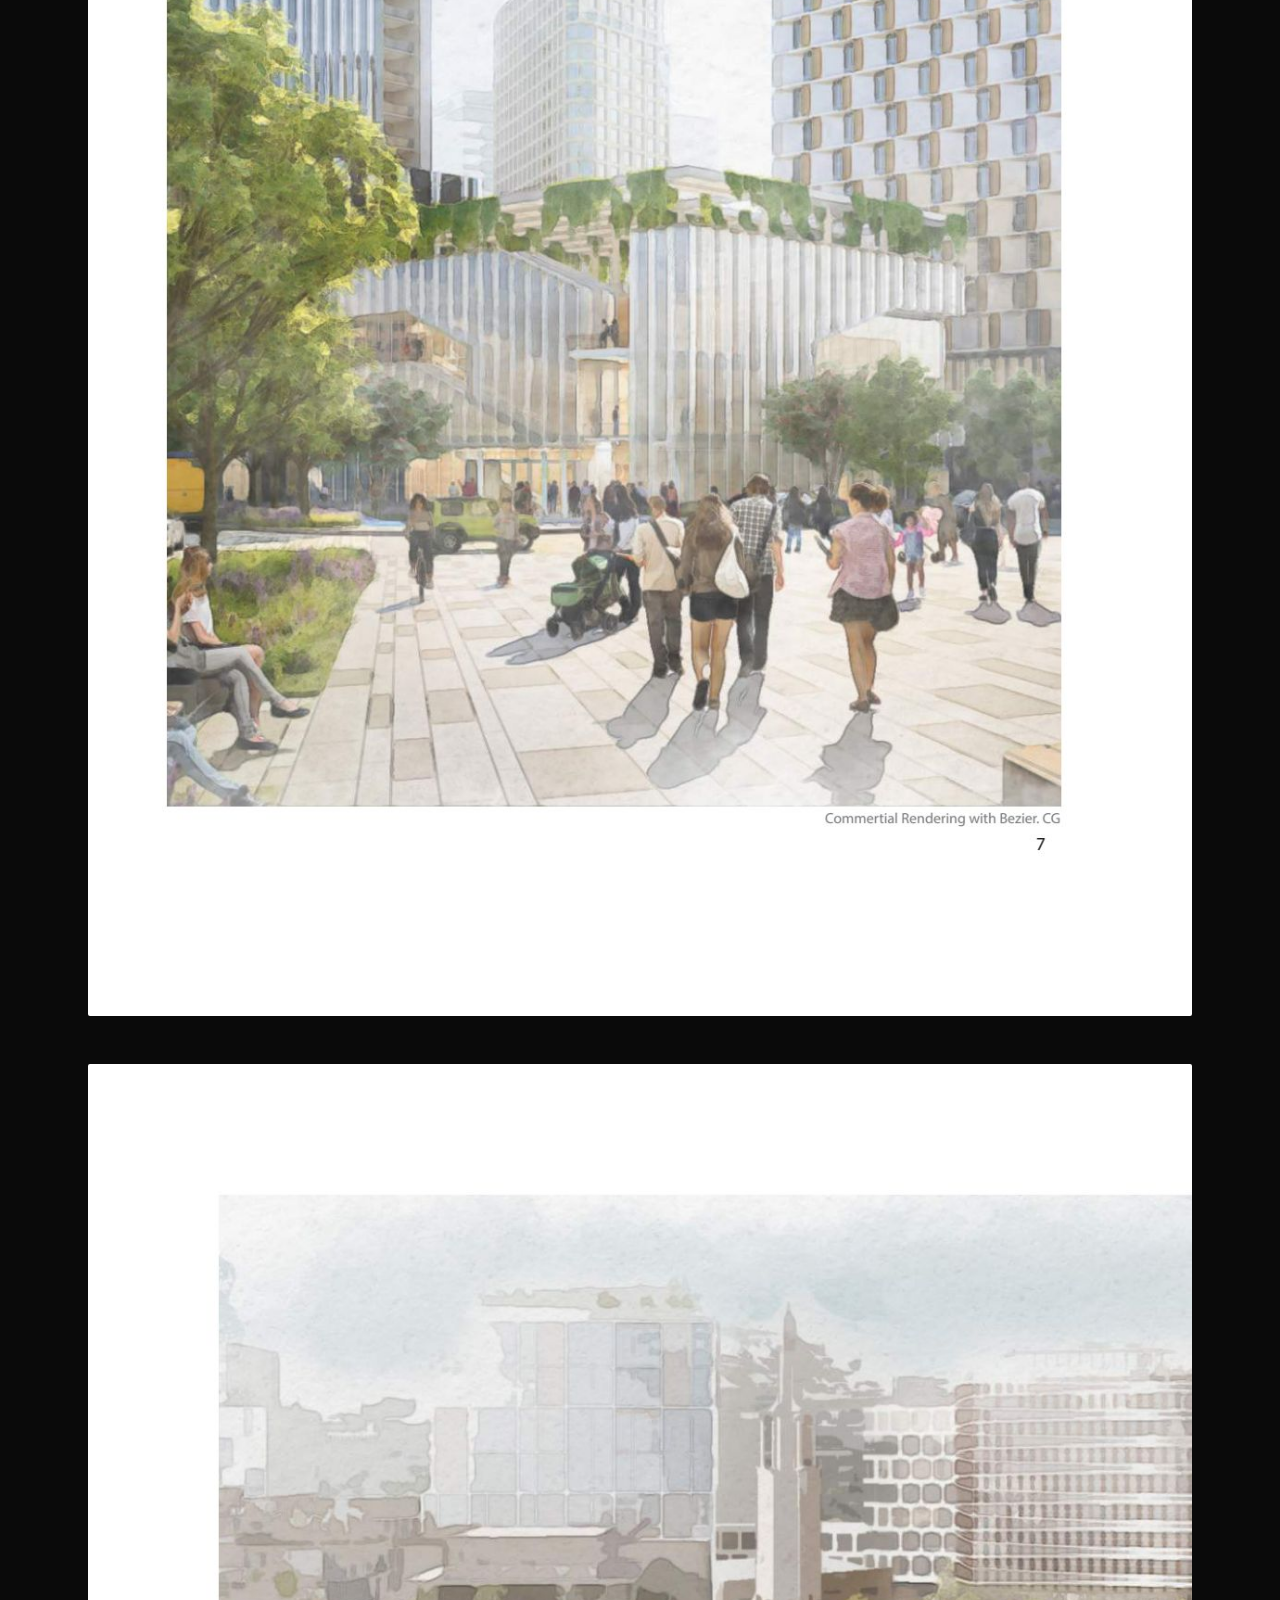
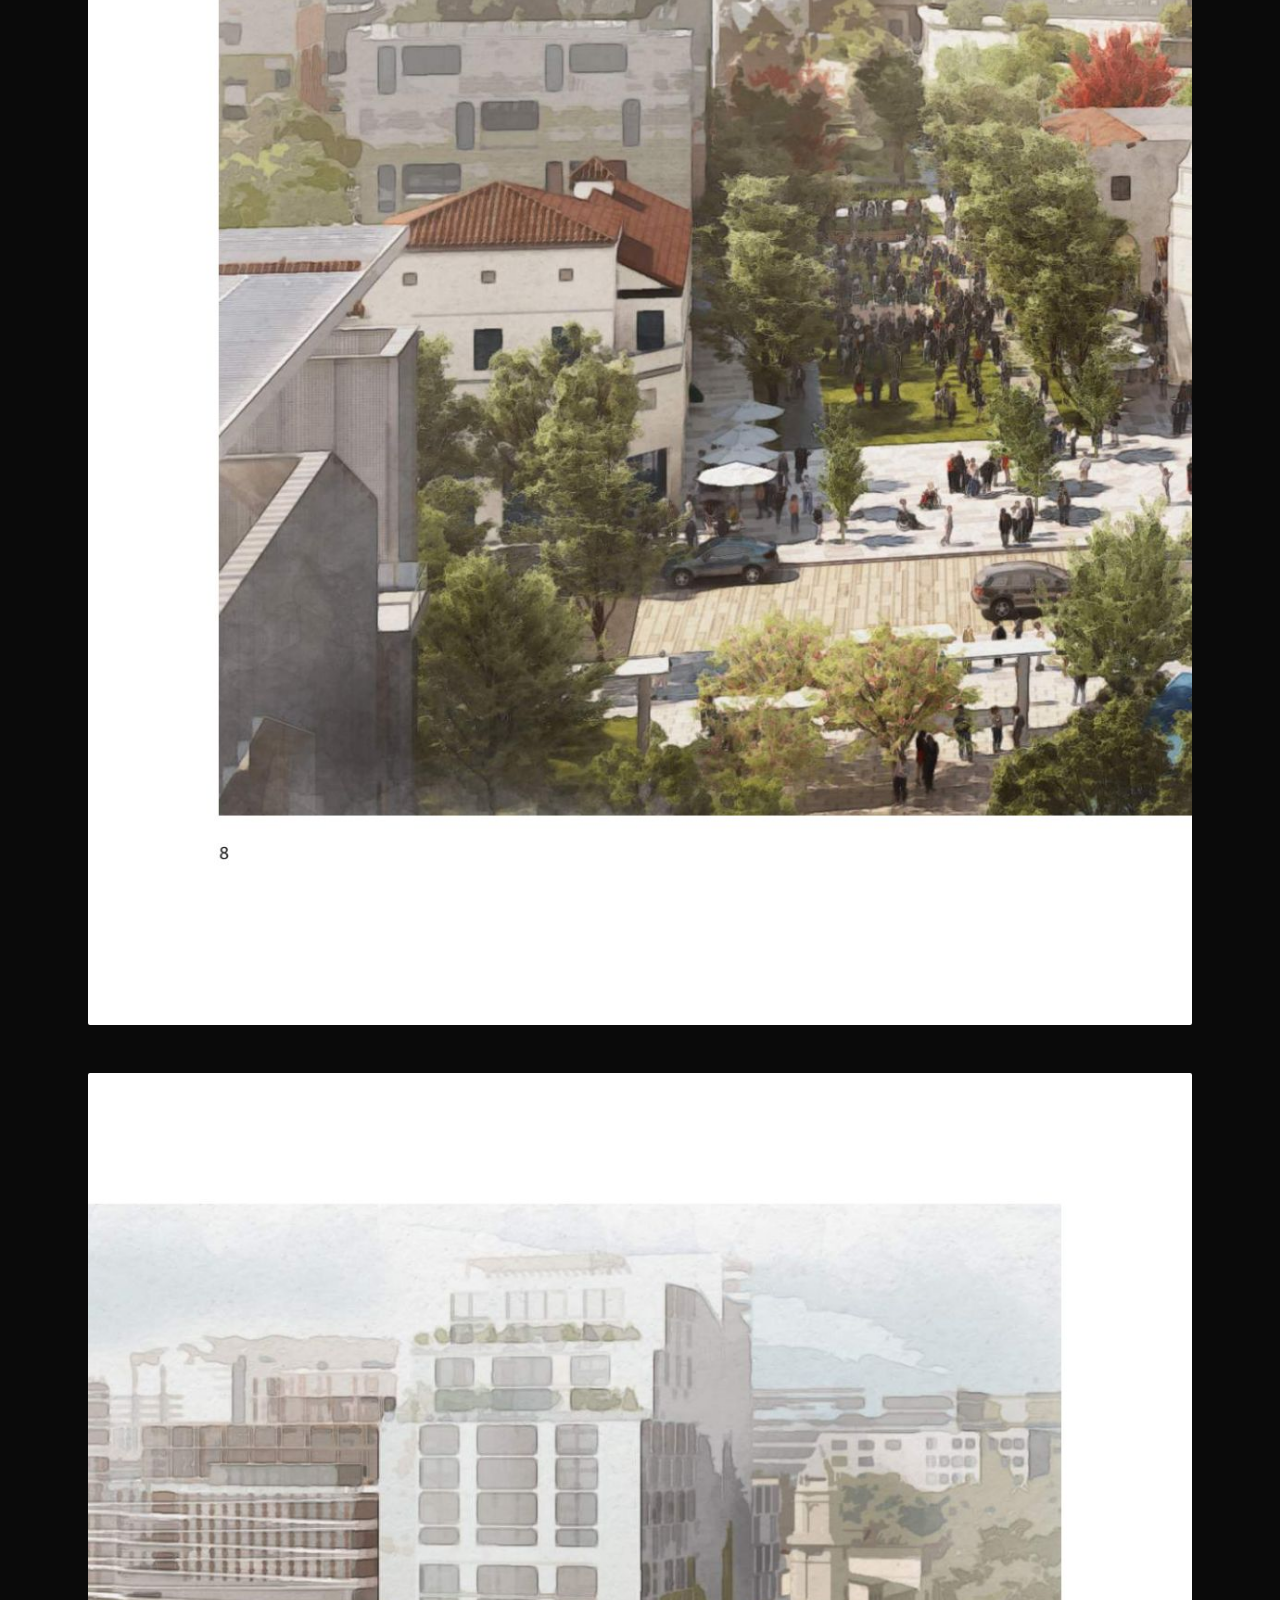
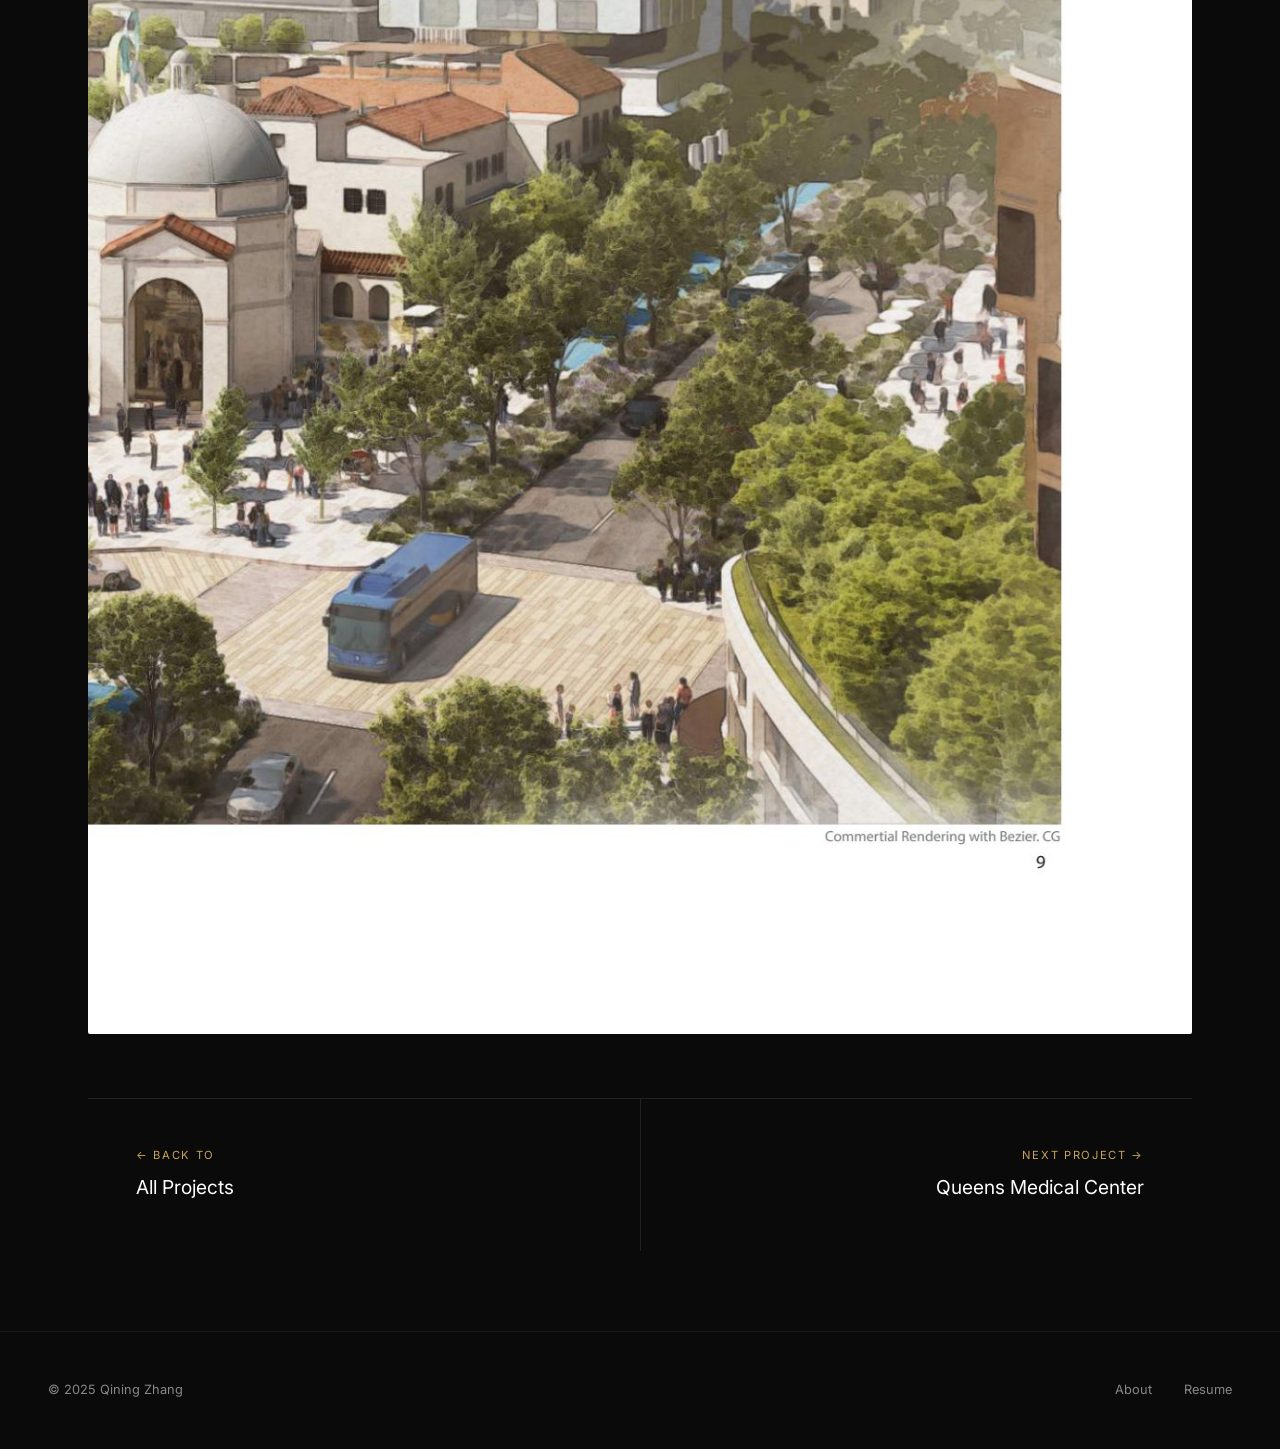
<file: projects/hks-westwood.html>
<!DOCTYPE html>
<html lang="en">
<head>
  <meta charset="UTF-8">
  <meta name="viewport" content="width=device-width, initial-scale=1.0">
  <title>Westwood Village Vision Plan | Qining Zhang</title>
  <link href="https://fonts.googleapis.com/css2?family=Inter:wght@300;400;500&display=swap" rel="stylesheet">
  <meta name="description" content="Westwood Village Vision Plan — A New Chapter for a Storied Los Angeles Neighborhood. HKS, Inc.">
  <link rel="icon" type="image/x-icon" href="../favicon.ico">
  <link rel="stylesheet" href="../css/style.css">
</head>
<body>
  <div class="page-transition"></div>

  <nav class="nav">
    <a href="../index.html" class="nav-logo">Qining Zhang</a>
    <ul class="nav-links">
      <li><a href="../index.html">Works</a></li>
      <li><a href="../about.html">About</a></li>
      <li><a href="../resume.html">Resume</a></li>
    </ul>
    <button class="nav-toggle" aria-label="Menu"><span></span><span></span><span></span></button>
  </nav>

  <section class="project-hero">
    <div class="hero-bg" style="background-image: url('../images/hks-westwood/westwood-hero.jpg')"></div>
    <div class="project-hero-content">
      <p class="section-label">HKS Professional Work</p>
      <h1>Westwood Village<br>Vision Plan</h1>
      <p class="project-tagline">A New Chapter for a Storied Los Angeles Neighborhood</p>
      <div class="project-meta-bar">
        <div class="project-meta-item">
          <span class="label">Location</span>
          <span class="value">Los Angeles, USA</span>
        </div>
        <div class="project-meta-item">
          <span class="label">Type</span>
          <span class="value">Urban Design</span>
        </div>
        <div class="project-meta-item">
          <span class="label">Start</span>
          <span class="value">Fall 2022</span>
        </div>
        <div class="project-meta-item">
          <span class="label">Role</span>
          <span class="value">Concept, Design Options, 3D Model, Rendering Coordination, Diagram</span>
        </div>
        <div class="project-meta-item">
          <span class="label">Team</span>
          <span class="value">HKS SF CMU Team</span>
        </div>
      </div>
    </div>
  </section>

  <div class="project-content">
    <div class="project-text-block reveal">
      <p>The Westwood Village Vision Plan defines forward-looking development opportunities to restore and transform this storied neighborhood. The goal is to celebrate the heart and soul of Westwood Village while preserving its unique character and architectural heritage.</p>
      <p>The plan fosters distinct yet interconnected experiences along Westwood Boulevard, Broxton Avenue, and Glendon Avenue. Transit-oriented housing leverages new public transit investment to create a more inclusive and connected neighborhood.</p>
    </div>

    <div class="project-image">
      <img src="../images/hks-westwood/westwood-01.jpg" alt="Westwood Village Vision Plan" loading="lazy">
    </div>

    <div class="project-image">
      <img src="../images/hks-westwood/westwood-02.jpg" alt="Westwood Village Vision Plan" loading="lazy">
    </div>

    <div class="project-image">
      <img src="../images/hks-westwood/westwood-03.jpg" alt="Westwood Village Vision Plan" loading="lazy">
    </div>

    <div class="project-image">
      <img src="../images/hks-westwood/westwood-04.jpg" alt="Westwood Village Vision Plan" loading="lazy">
    </div>

    <div class="project-image">
      <img src="../images/hks-westwood/westwood-05.jpg" alt="Westwood Village Vision Plan" loading="lazy">
    </div>

    <div class="project-image">
      <img src="../images/hks-westwood/westwood-06.jpg" alt="Westwood Village Vision Plan" loading="lazy">
    </div>

    <div class="project-image">
      <img src="../images/hks-westwood/westwood-07.jpg" alt="Westwood Village Vision Plan" loading="lazy">
    </div>

    <div class="project-image">
      <img src="../images/hks-westwood/westwood-08.jpg" alt="Westwood Village Vision Plan" loading="lazy">
    </div>

    <nav class="project-nav">
      <a href="../index.html">
        <span class="nav-label">&larr; Back to</span>
        <span class="nav-title">All Projects</span>
      </a>
      <a href="hks-qmcwo.html">
        <span class="nav-label">Next Project &rarr;</span>
        <span class="nav-title">Queens Medical Center</span>
      </a>
    </nav>
  </div>

  <footer class="footer">
    <p>&copy; 2025 Qining Zhang</p>
    <div class="footer-links">
      <a href="../about.html">About</a>
      <a href="../resume.html">Resume</a>
    </div>
  </footer>
  <script src="../js/main.js"></script>
</body>
</html>
</file>
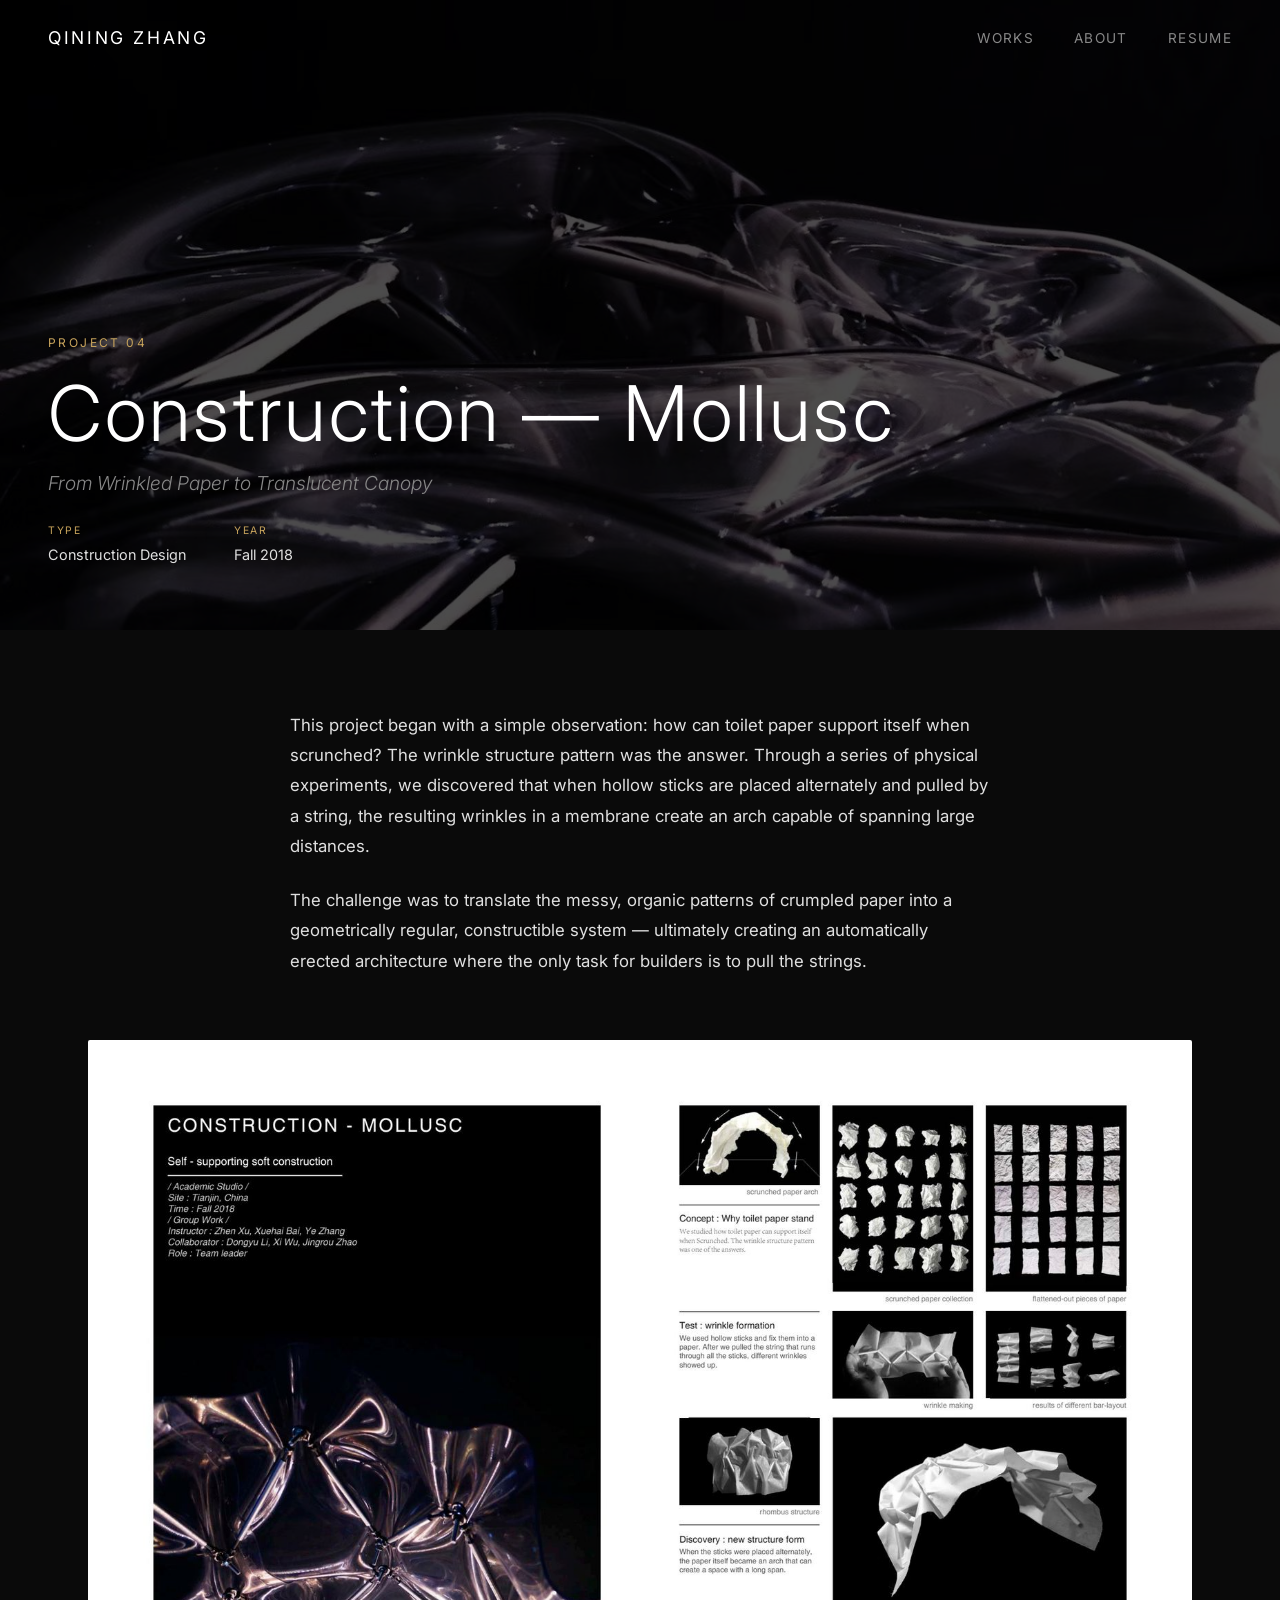
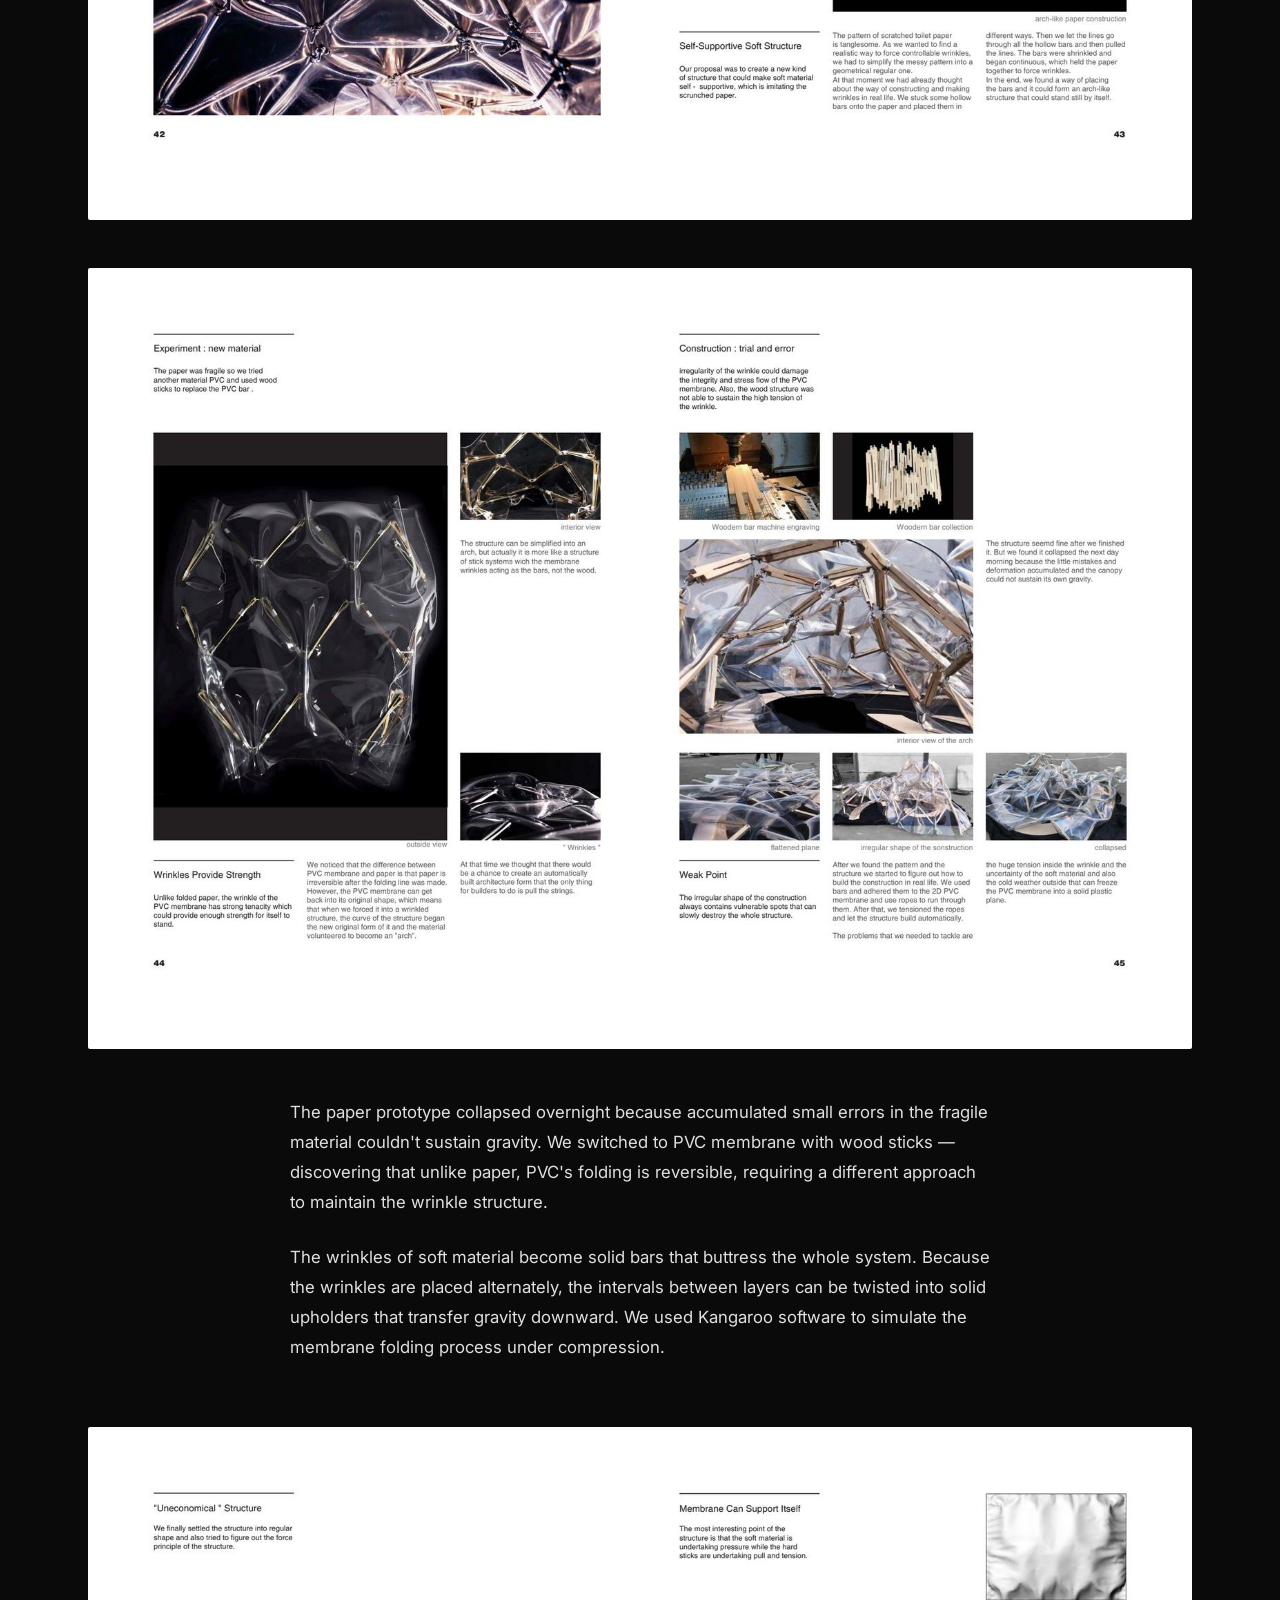
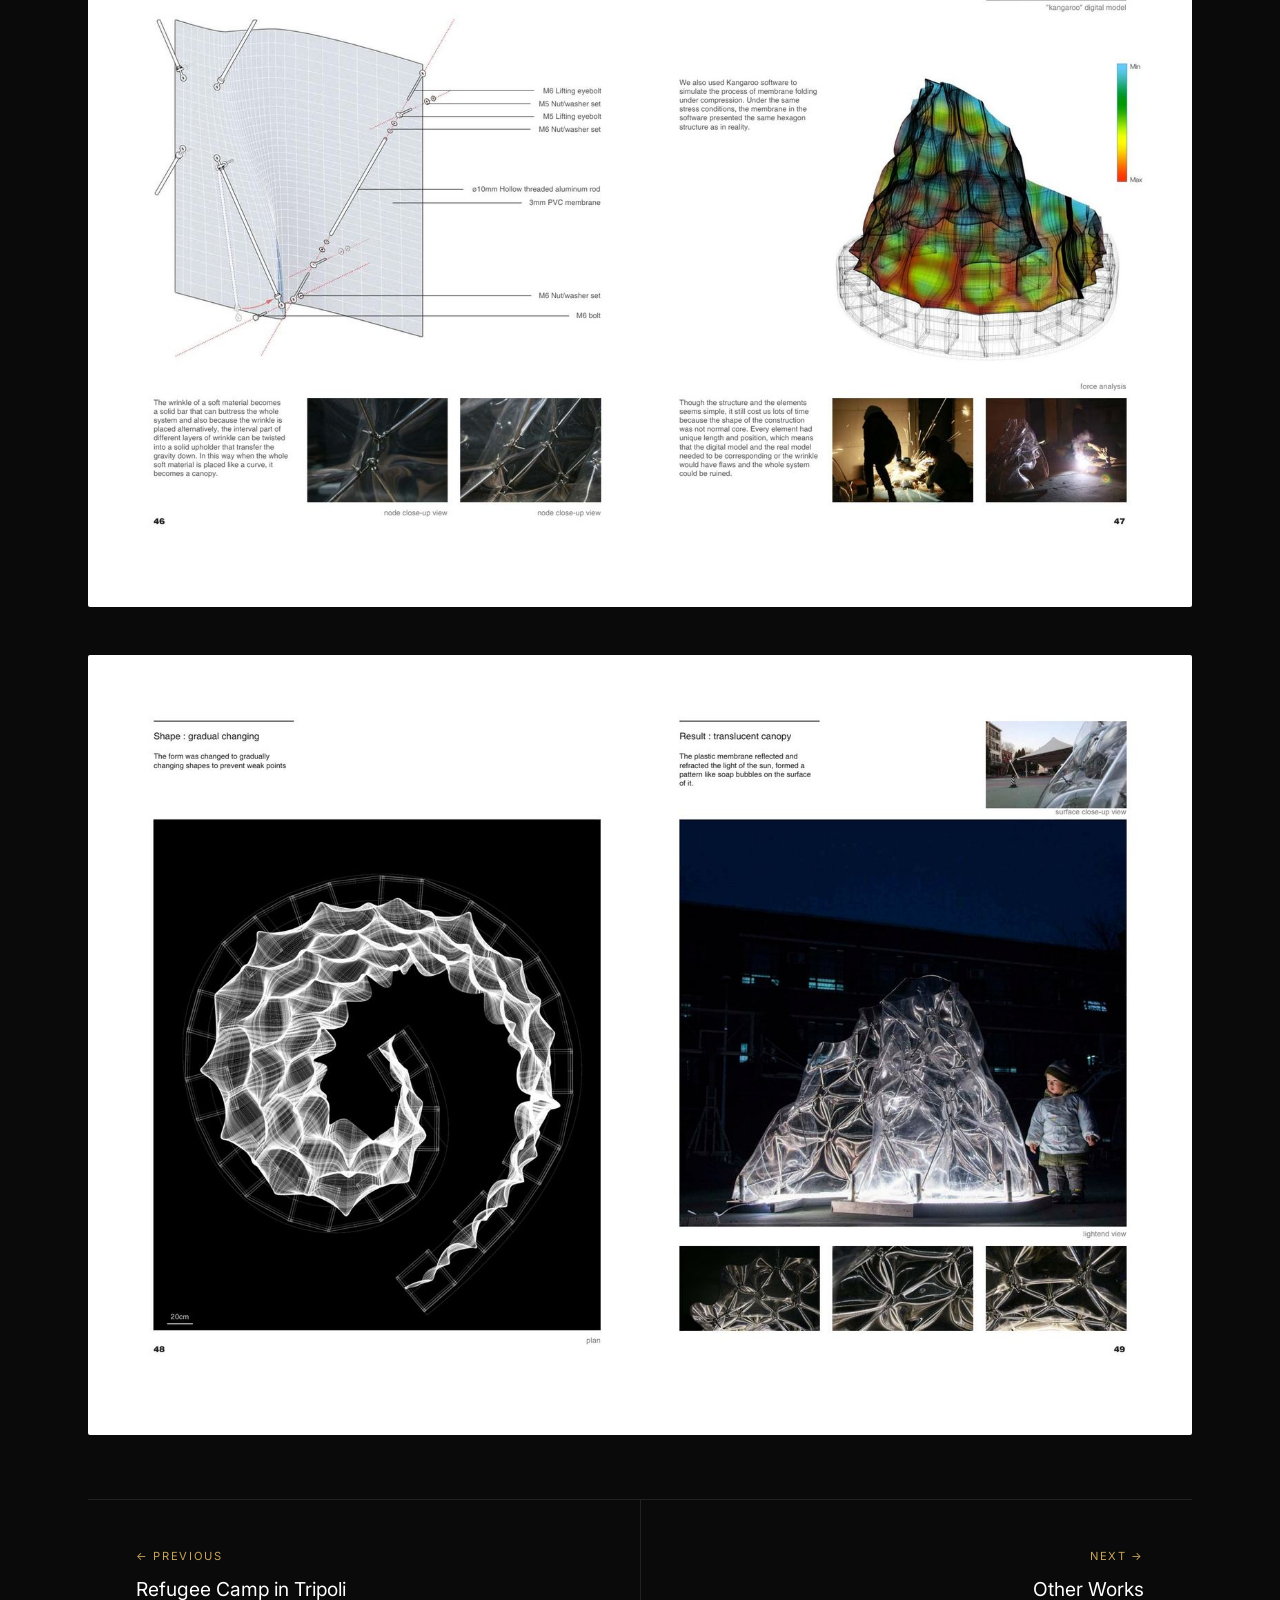
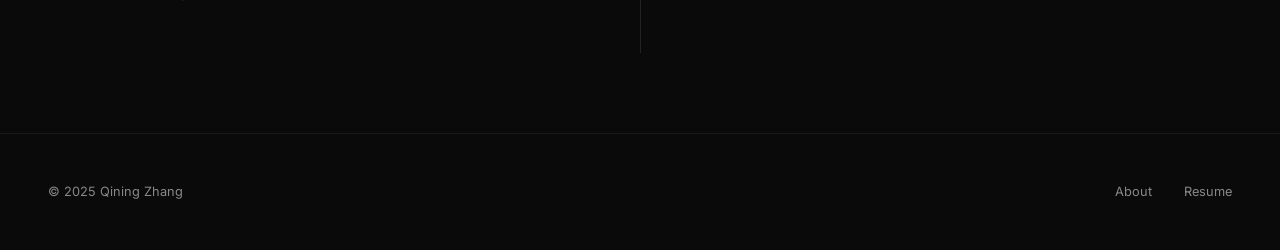
<file: projects/mollusc.html>
<!DOCTYPE html>
<html lang="en">
<head>
  <meta charset="UTF-8">
  <meta name="viewport" content="width=device-width, initial-scale=1.0">
  <title>Construction - Mollusc | Qining Zhang</title>
  <link href="https://fonts.googleapis.com/css2?family=Inter:wght@300;400;500&display=swap" rel="stylesheet">
  <meta name="description" content="Construction Mollusc — From wrinkled paper to translucent canopy. An experimental construction design project.">
  <meta property="og:title" content="Construction Mollusc | Qining Zhang">
  <meta property="og:description" content="Construction Mollusc — From wrinkled paper to translucent canopy. An experimental construction design project.">
  <meta property="og:type" content="website">
  <link rel="icon" type="image/x-icon" href="../favicon.ico">
  <link rel="icon" type="image/png" sizes="32x32" href="../favicon-32x32.png">
  <link rel="apple-touch-icon" sizes="180x180" href="../apple-touch-icon.png">
  <link rel="stylesheet" href="../css/style.css">
</head>
<body>
  <div class="page-transition"></div>

  <nav class="nav">
    <a href="../index.html" class="nav-logo">Qining Zhang</a>
    <ul class="nav-links">
      <li><a href="../index.html">Works</a></li>
      <li><a href="../about.html">About</a></li>
      <li><a href="../resume.html">Resume</a></li>
    </ul>
    <button class="nav-toggle" aria-label="Menu">
      <span></span><span></span><span></span>
    </button>
  </nav>

  <section class="project-hero">
    <div class="hero-bg" style="background-image: url('../images/mollusc/mollusc-hero.jpg')"></div>
    <div class="project-hero-content">
      <p class="section-label">Project 04</p>
      <h1>Construction &mdash; Mollusc</h1>
      <p class="project-tagline">From Wrinkled Paper to Translucent Canopy</p>
      <div class="project-meta-bar">
        <div class="project-meta-item">
          <span class="label">Type</span>
          <span class="value">Construction Design</span>
        </div>
        <div class="project-meta-item">
          <span class="label">Year</span>
          <span class="value">Fall 2018</span>
        </div>
      </div>
    </div>
  </section>

  <div class="project-content">
    <div class="project-text-block reveal">
      <p>This project began with a simple observation: how can toilet paper support itself when scrunched? The wrinkle structure pattern was the answer. Through a series of physical experiments, we discovered that when hollow sticks are placed alternately and pulled by a string, the resulting wrinkles in a membrane create an arch capable of spanning large distances.</p>
      <p>The challenge was to translate the messy, organic patterns of crumpled paper into a geometrically regular, constructible system — ultimately creating an automatically erected architecture where the only task for builders is to pull the strings.</p>
    </div>

    <div class="project-image">
      <img src="../images/mollusc/mollusc-01.jpg" alt="Concept - wrinkle structure study" loading="lazy">
    </div>

    <div class="project-image">
      <img src="../images/mollusc/mollusc-02.jpg" alt="Material experiments - paper to PVC" loading="lazy">
    </div>

    <div class="project-text-block reveal">
      <p>The paper prototype collapsed overnight because accumulated small errors in the fragile material couldn't sustain gravity. We switched to PVC membrane with wood sticks — discovering that unlike paper, PVC's folding is reversible, requiring a different approach to maintain the wrinkle structure.</p>
      <p>The wrinkles of soft material become solid bars that buttress the whole system. Because the wrinkles are placed alternately, the intervals between layers can be twisted into solid upholders that transfer gravity downward. We used Kangaroo software to simulate the membrane folding process under compression.</p>
    </div>

    <div class="project-image">
      <img src="../images/mollusc/mollusc-03.jpg" alt="Structural simulation and digital model" loading="lazy">
    </div>

    <div class="project-image">
      <img src="../images/mollusc/mollusc-04.jpg" alt="Final translucent canopy" loading="lazy">
    </div>

    <nav class="project-nav">
      <a href="tripoli-camp.html">
        <span class="nav-label">&larr; Previous</span>
        <span class="nav-title">Refugee Camp in Tripoli</span>
      </a>
      <a href="other-works.html">
        <span class="nav-label">Next &rarr;</span>
        <span class="nav-title">Other Works</span>
      </a>
    </nav>
  </div>

  <footer class="footer">
    <p>&copy; 2025 Qining Zhang</p>
    <div class="footer-links">
      <a href="../about.html">About</a>
      <a href="../resume.html">Resume</a>
    </div>
  </footer>

  <script src="../js/main.js"></script>
</body>
</html>
</file>
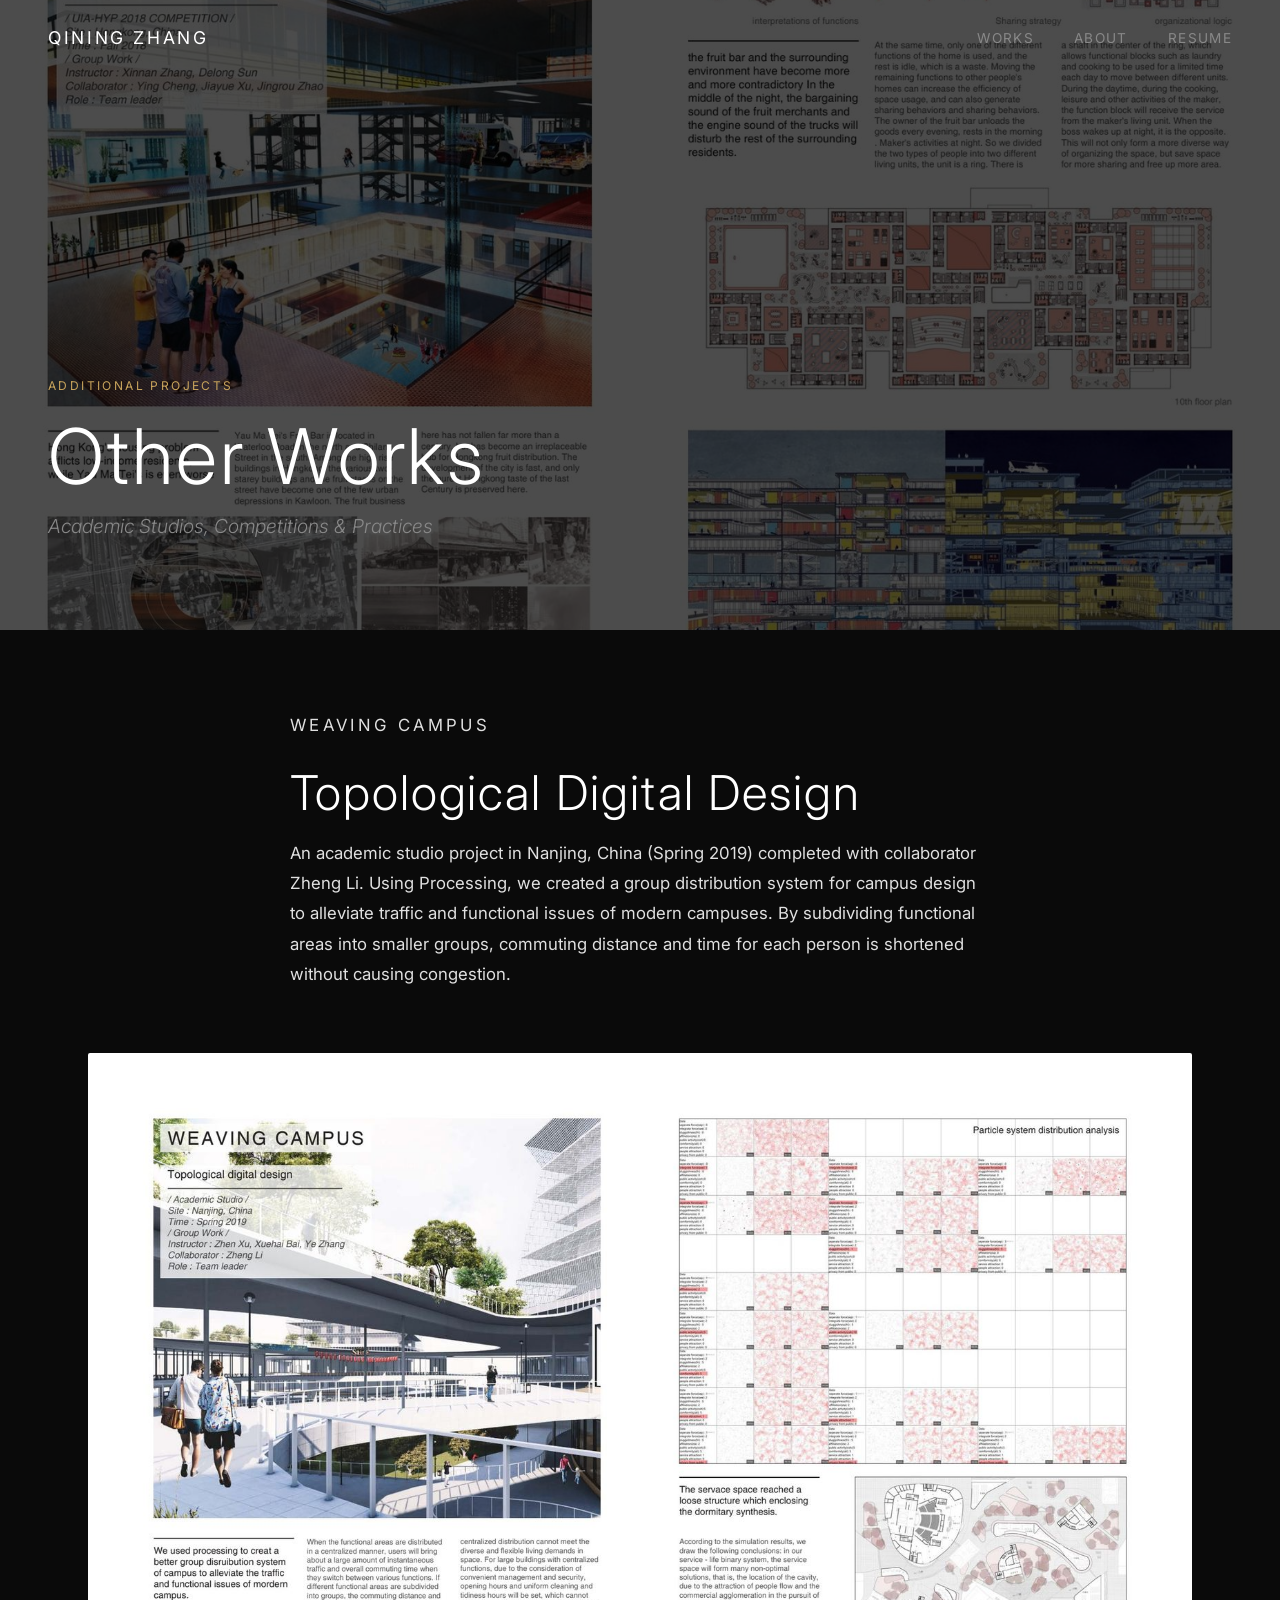
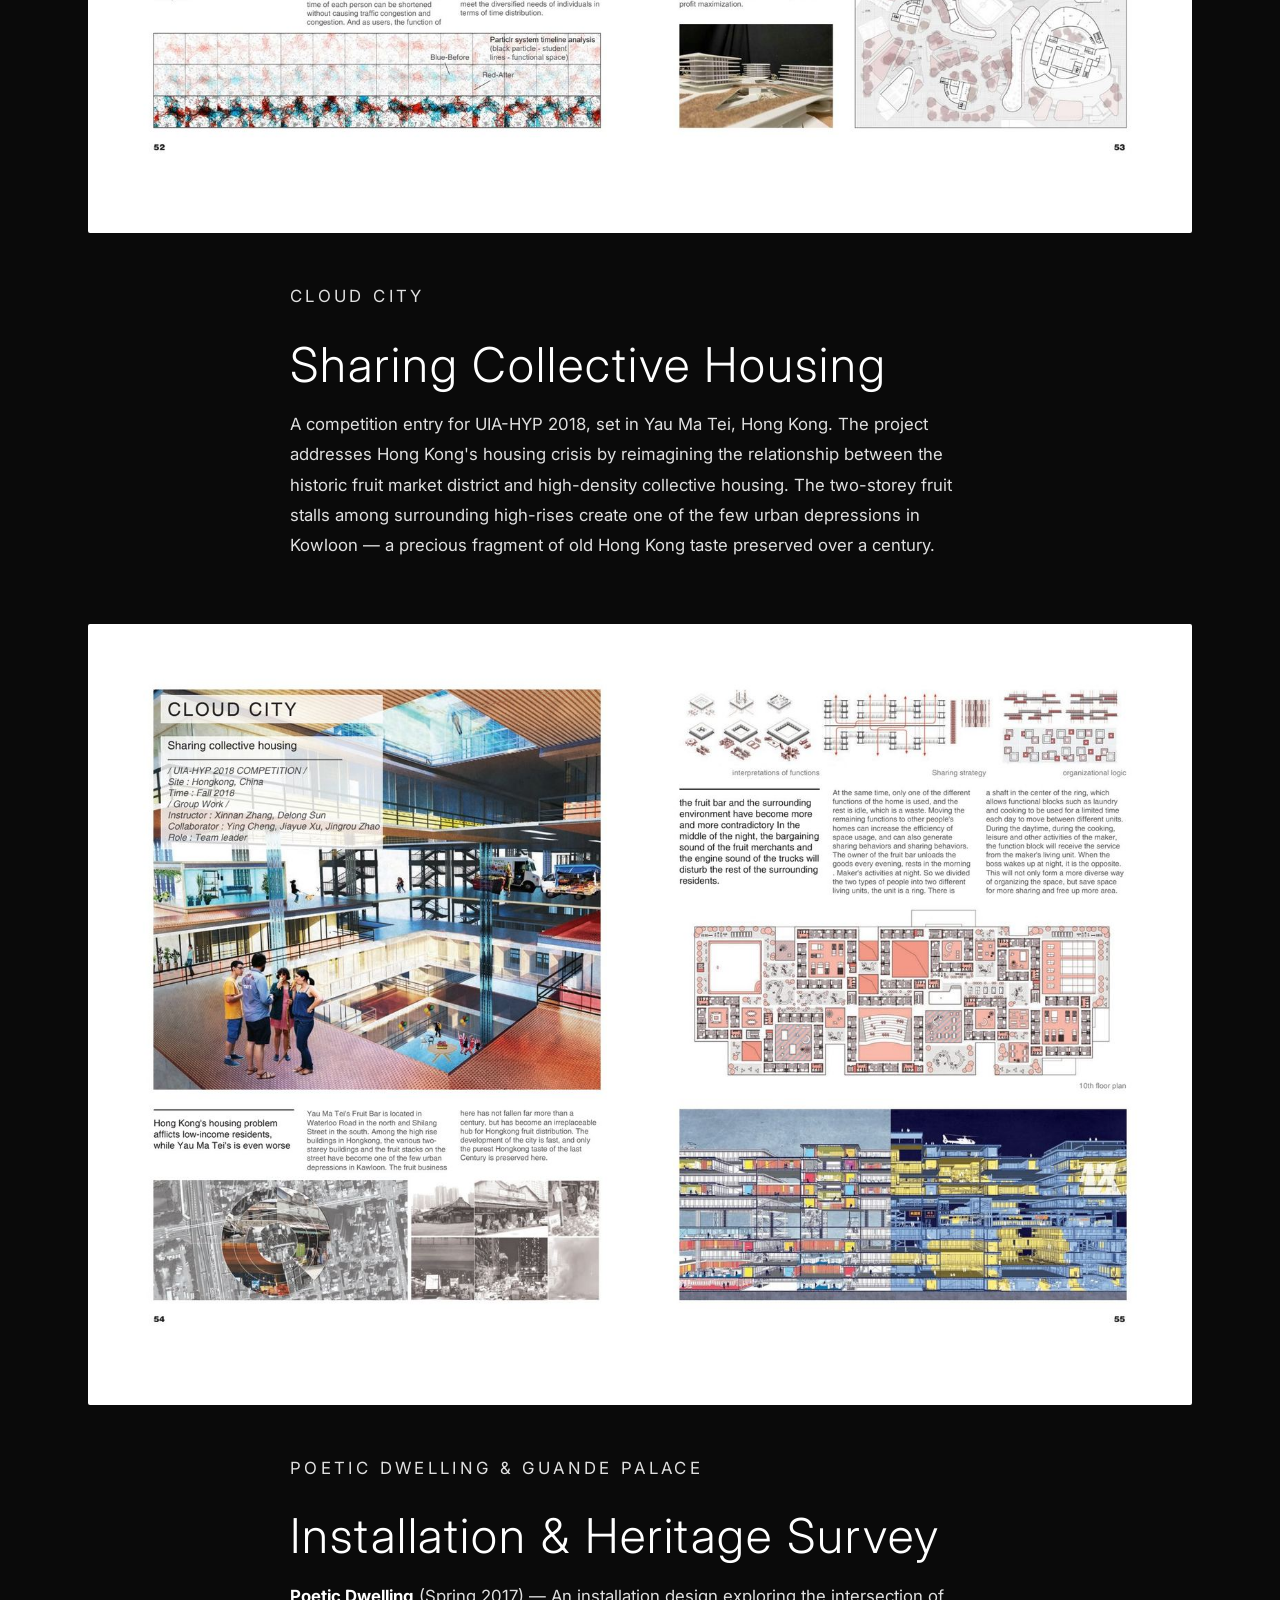
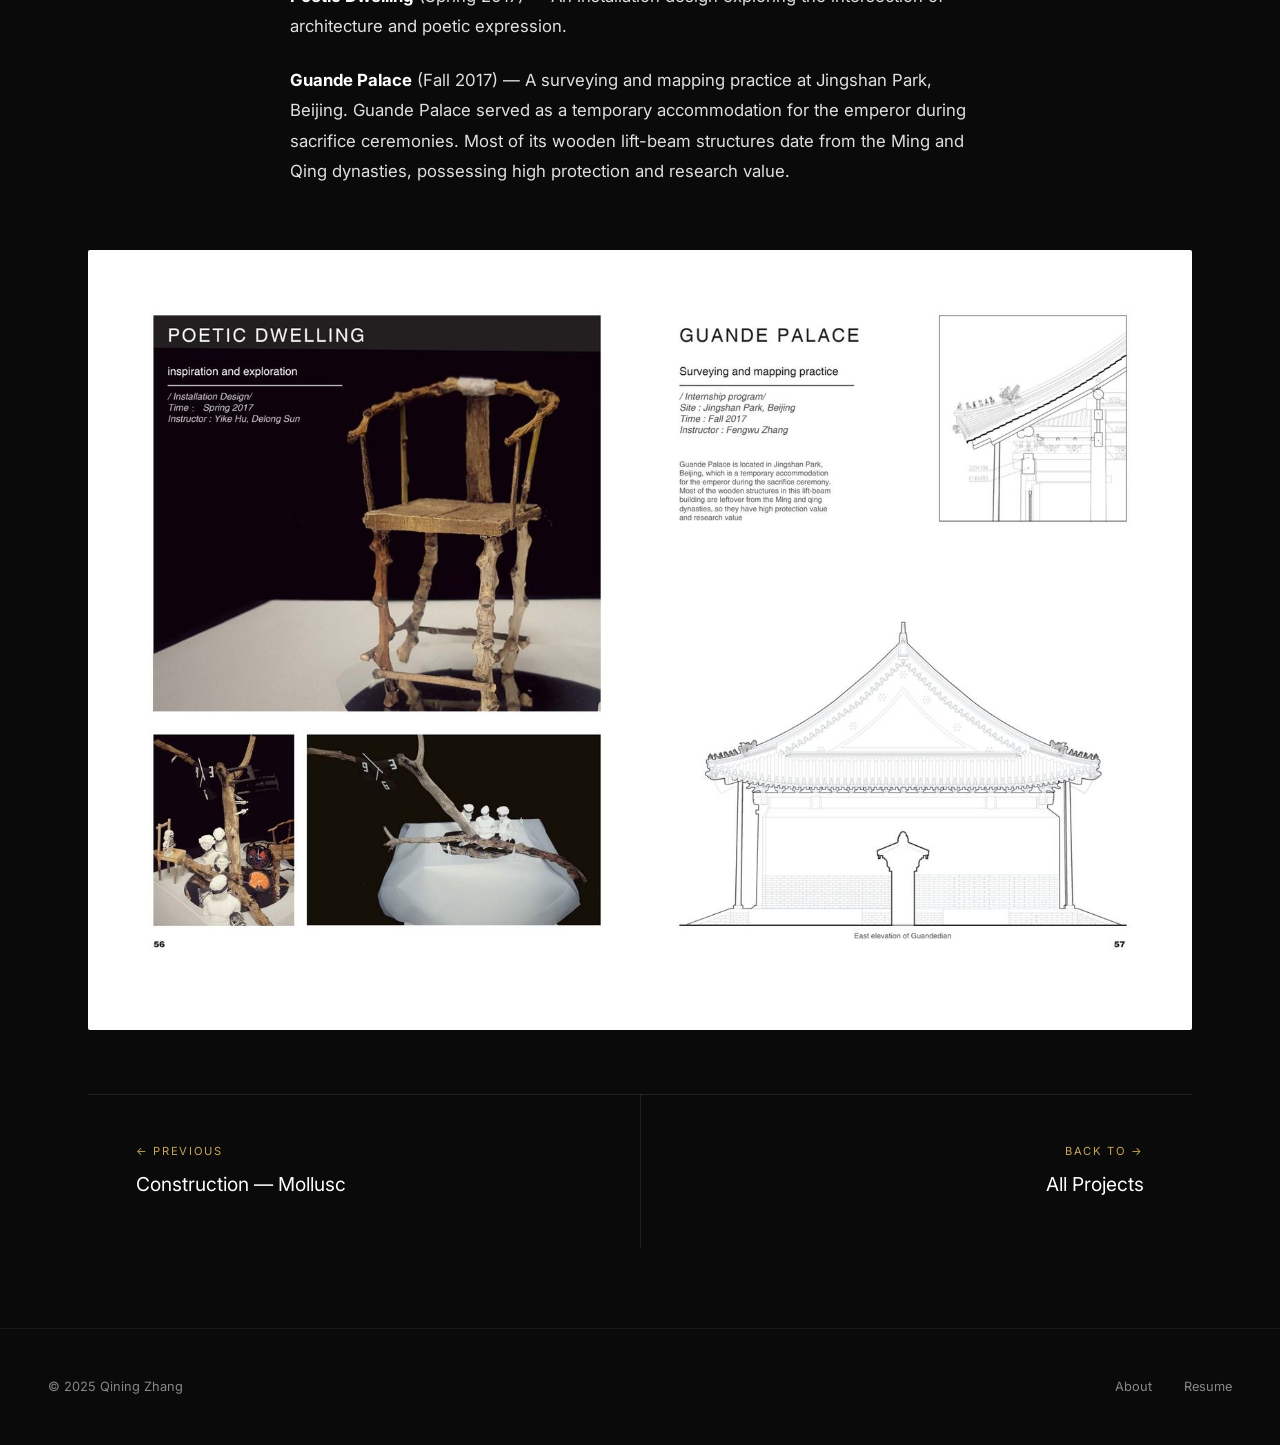
<file: projects/other-works.html>
<!DOCTYPE html>
<html lang="en">
<head>
  <meta charset="UTF-8">
  <meta name="viewport" content="width=device-width, initial-scale=1.0">
  <title>Other Works | Qining Zhang</title>
  <link href="https://fonts.googleapis.com/css2?family=Inter:wght@300;400;500&display=swap" rel="stylesheet">
  <meta name="description" content="Other works by Qining Zhang — Weaving Campus, Cloud City, Poetic Dwelling, and Guande Palace.">
  <meta property="og:title" content="Other Works | Qining Zhang">
  <meta property="og:description" content="Other works by Qining Zhang — Weaving Campus, Cloud City, Poetic Dwelling, and Guande Palace.">
  <meta property="og:type" content="website">
  <link rel="icon" type="image/x-icon" href="../favicon.ico">
  <link rel="icon" type="image/png" sizes="32x32" href="../favicon-32x32.png">
  <link rel="apple-touch-icon" sizes="180x180" href="../apple-touch-icon.png">
  <link rel="stylesheet" href="../css/style.css">
</head>
<body>
  <div class="page-transition"></div>

  <nav class="nav">
    <a href="../index.html" class="nav-logo">Qining Zhang</a>
    <ul class="nav-links">
      <li><a href="../index.html">Works</a></li>
      <li><a href="../about.html">About</a></li>
      <li><a href="../resume.html">Resume</a></li>
    </ul>
    <button class="nav-toggle" aria-label="Menu">
      <span></span><span></span><span></span>
    </button>
  </nav>

  <section class="project-hero">
    <div class="hero-bg" style="background-image: url('../images/other/cloud-city.jpg')"></div>
    <div class="project-hero-content">
      <p class="section-label">Additional Projects</p>
      <h1>Other Works</h1>
      <p class="project-tagline">Academic Studios, Competitions &amp; Practices</p>
    </div>
  </section>

  <div class="project-content">

    <!-- Weaving Campus -->
    <div class="project-text-block reveal">
      <p class="section-label">Weaving Campus</p>
      <h2 style="color: var(--white); margin-bottom: 1rem;">Topological Digital Design</h2>
      <p>An academic studio project in Nanjing, China (Spring 2019) completed with collaborator Zheng Li. Using Processing, we created a group distribution system for campus design to alleviate traffic and functional issues of modern campuses. By subdividing functional areas into smaller groups, commuting distance and time for each person is shortened without causing congestion.</p>
    </div>

    <div class="project-image">
      <img src="../images/other/weaving-campus.jpg" alt="Weaving Campus - topological digital design" loading="lazy">
    </div>

    <!-- Cloud City -->
    <div class="project-text-block reveal">
      <p class="section-label">Cloud City</p>
      <h2 style="color: var(--white); margin-bottom: 1rem;">Sharing Collective Housing</h2>
      <p>A competition entry for UIA-HYP 2018, set in Yau Ma Tei, Hong Kong. The project addresses Hong Kong's housing crisis by reimagining the relationship between the historic fruit market district and high-density collective housing. The two-storey fruit stalls among surrounding high-rises create one of the few urban depressions in Kowloon — a precious fragment of old Hong Kong taste preserved over a century.</p>
    </div>

    <div class="project-image">
      <img src="../images/other/cloud-city.jpg" alt="Cloud City - sharing collective housing in Hong Kong" loading="lazy">
    </div>

    <!-- Poetic Dwelling & Guande Palace -->
    <div class="project-text-block reveal">
      <p class="section-label">Poetic Dwelling &amp; Guande Palace</p>
      <h2 style="color: var(--white); margin-bottom: 1rem;">Installation &amp; Heritage Survey</h2>
      <p><strong style="color: var(--white);">Poetic Dwelling</strong> (Spring 2017) — An installation design exploring the intersection of architecture and poetic expression.</p>
      <p><strong style="color: var(--white);">Guande Palace</strong> (Fall 2017) — A surveying and mapping practice at Jingshan Park, Beijing. Guande Palace served as a temporary accommodation for the emperor during sacrifice ceremonies. Most of its wooden lift-beam structures date from the Ming and Qing dynasties, possessing high protection and research value.</p>
    </div>

    <div class="project-image">
      <img src="../images/other/poetic-dwelling.jpg" alt="Poetic Dwelling installation and Guande Palace survey" loading="lazy">
    </div>

    <nav class="project-nav">
      <a href="mollusc.html">
        <span class="nav-label">&larr; Previous</span>
        <span class="nav-title">Construction &mdash; Mollusc</span>
      </a>
      <a href="../index.html">
        <span class="nav-label">Back to &rarr;</span>
        <span class="nav-title">All Projects</span>
      </a>
    </nav>
  </div>

  <footer class="footer">
    <p>&copy; 2025 Qining Zhang</p>
    <div class="footer-links">
      <a href="../about.html">About</a>
      <a href="../resume.html">Resume</a>
    </div>
  </footer>

  <script src="../js/main.js"></script>
</body>
</html>
</file>
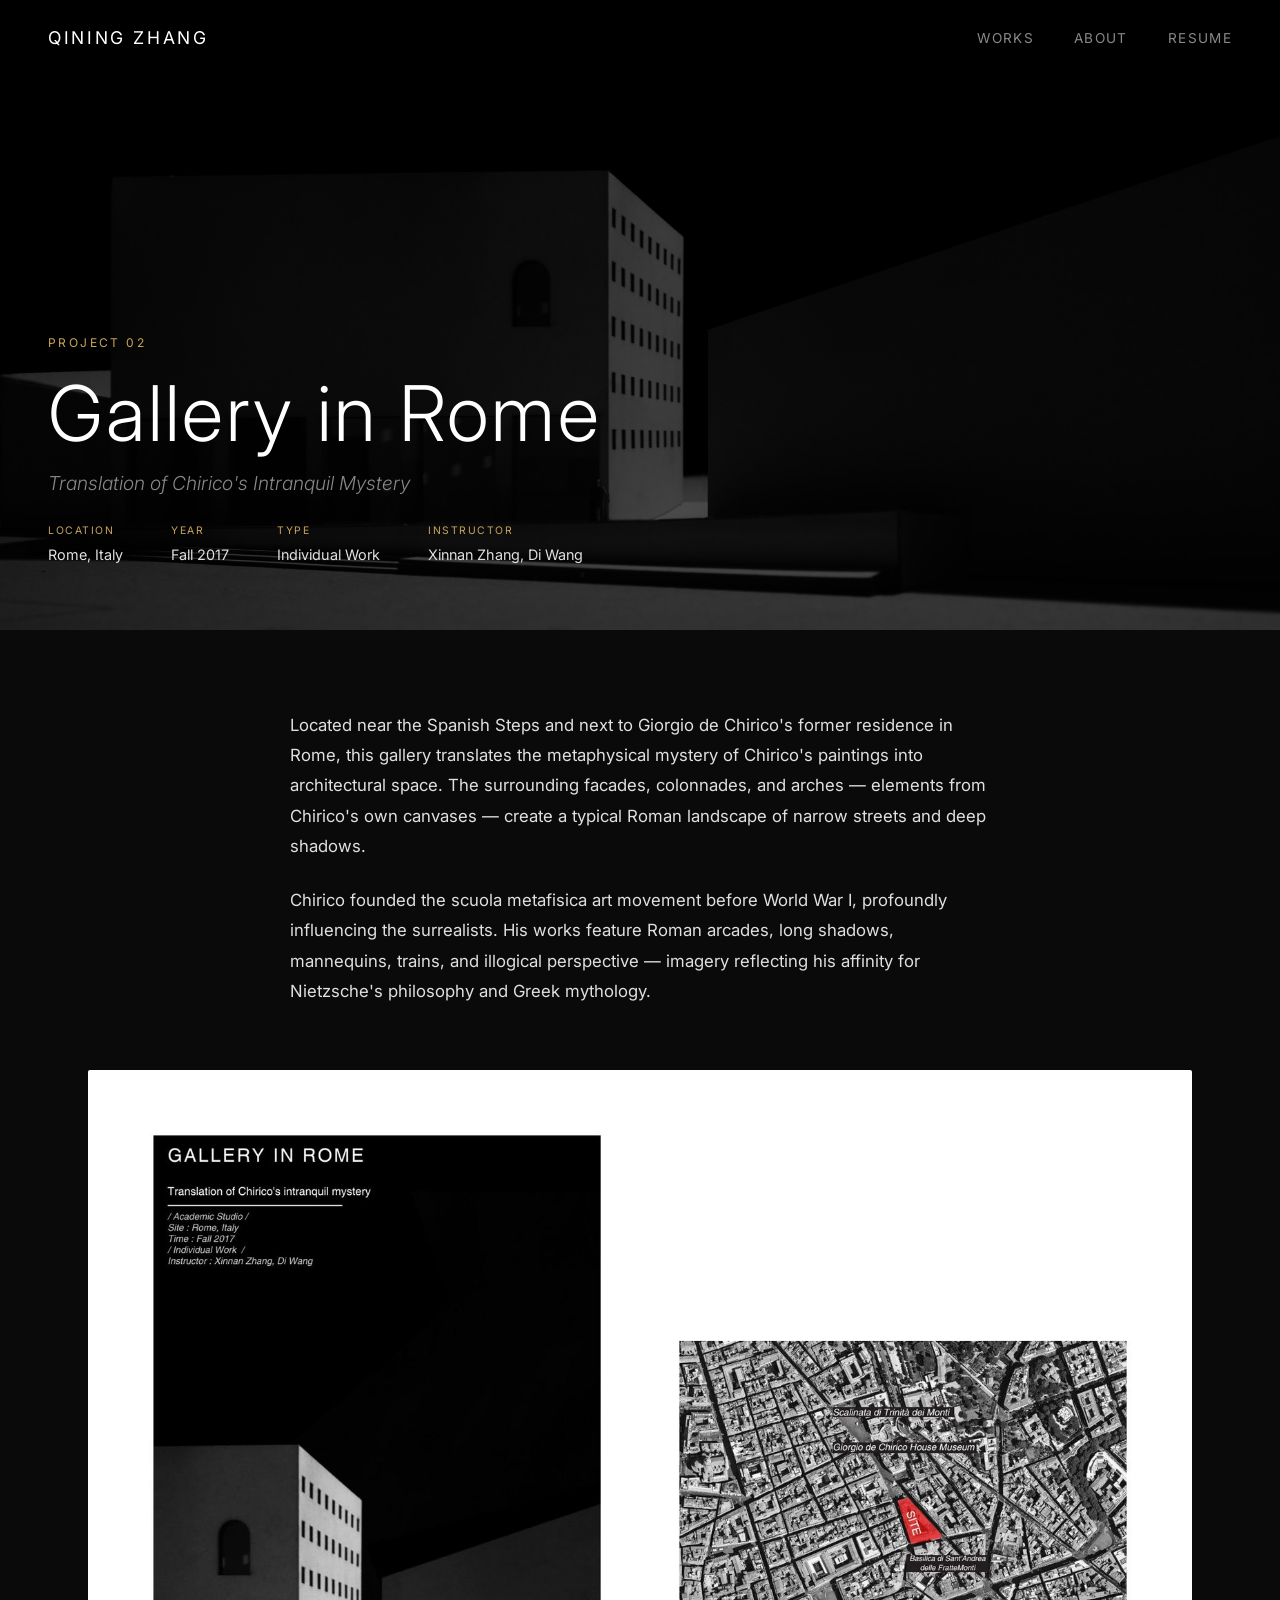
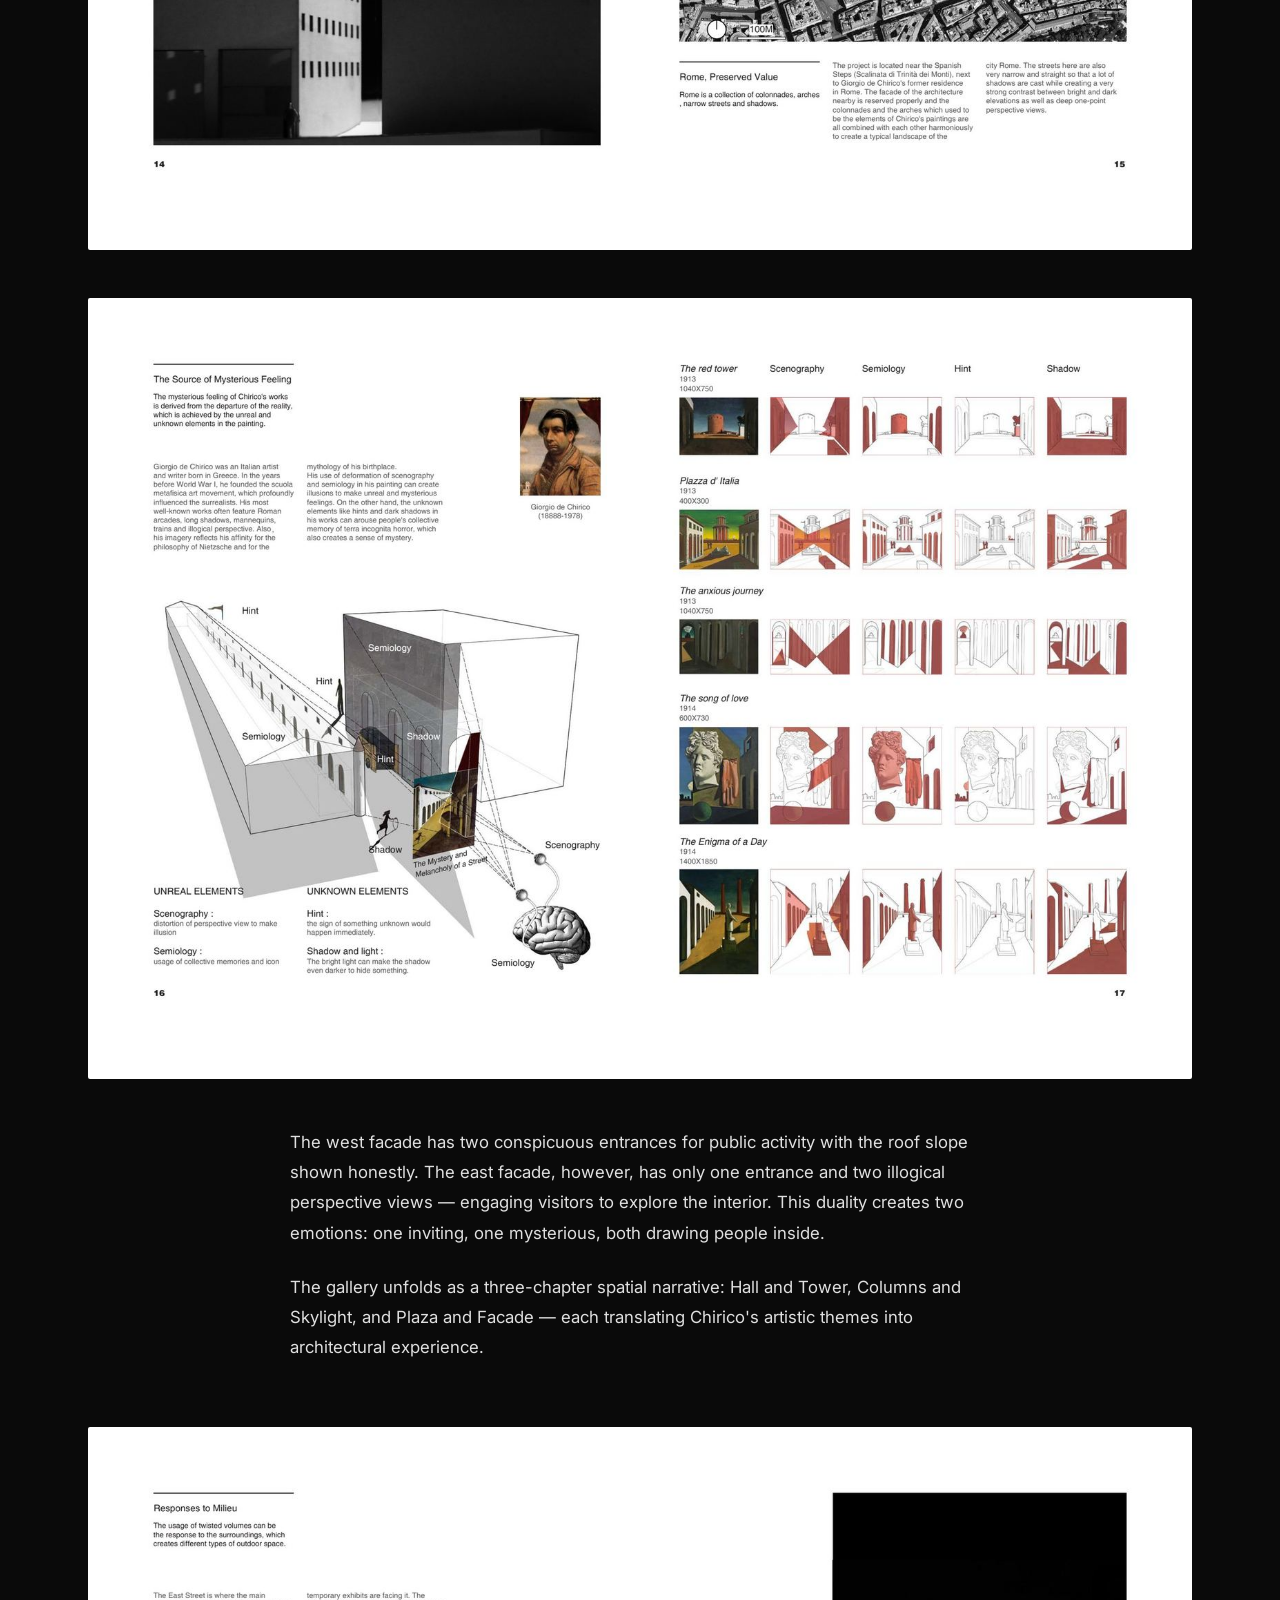
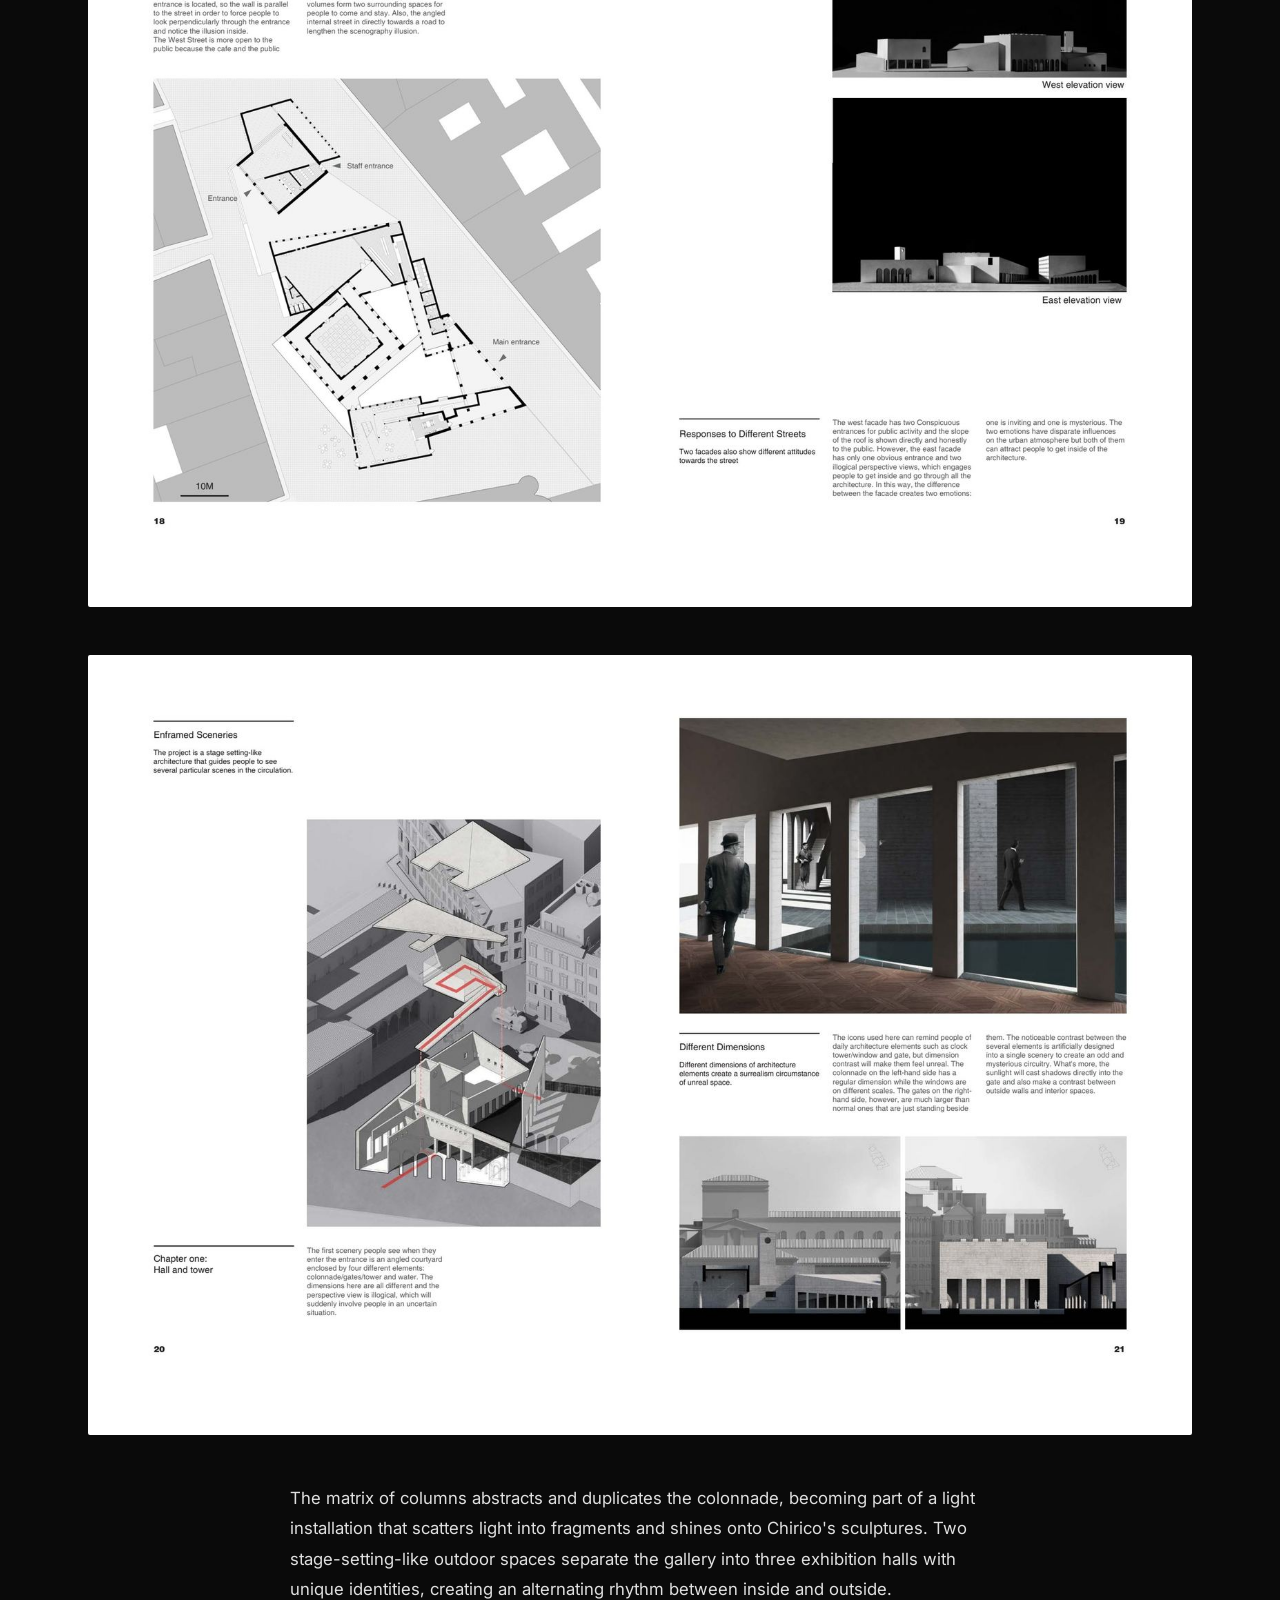
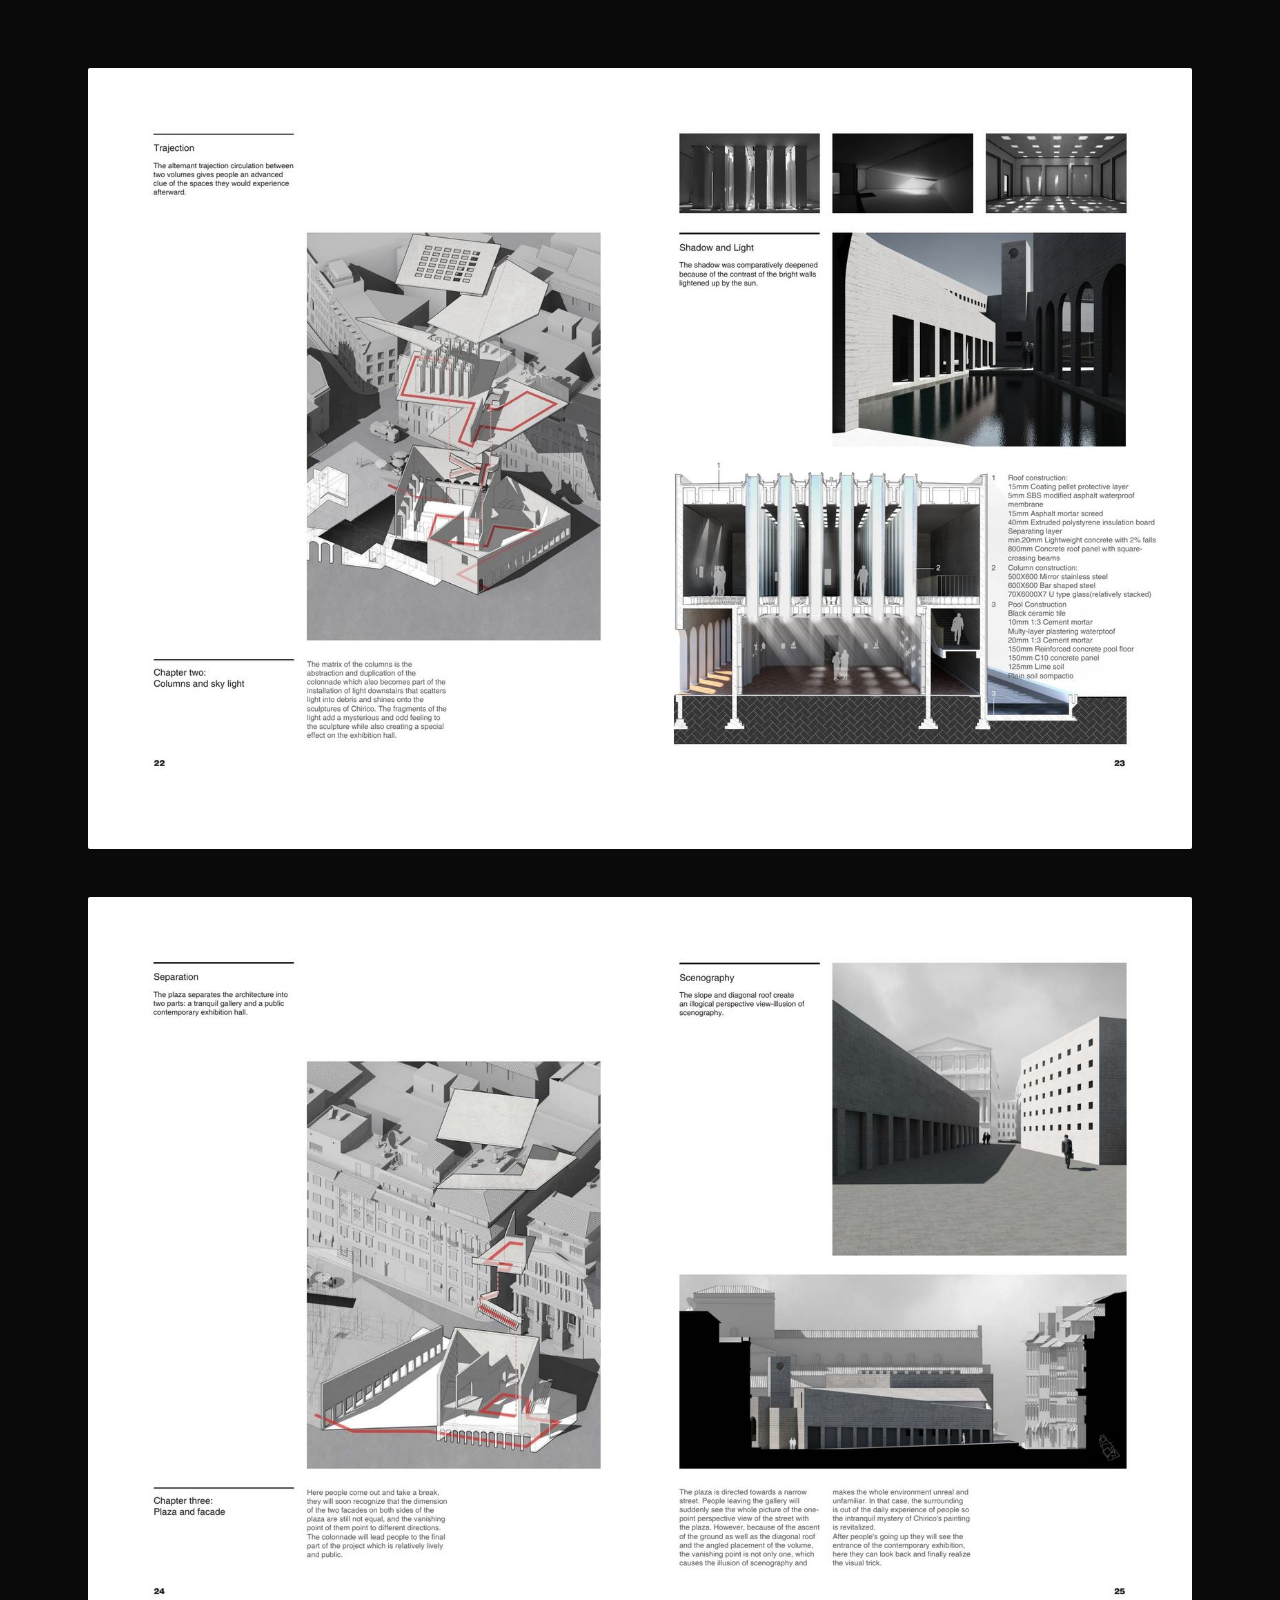
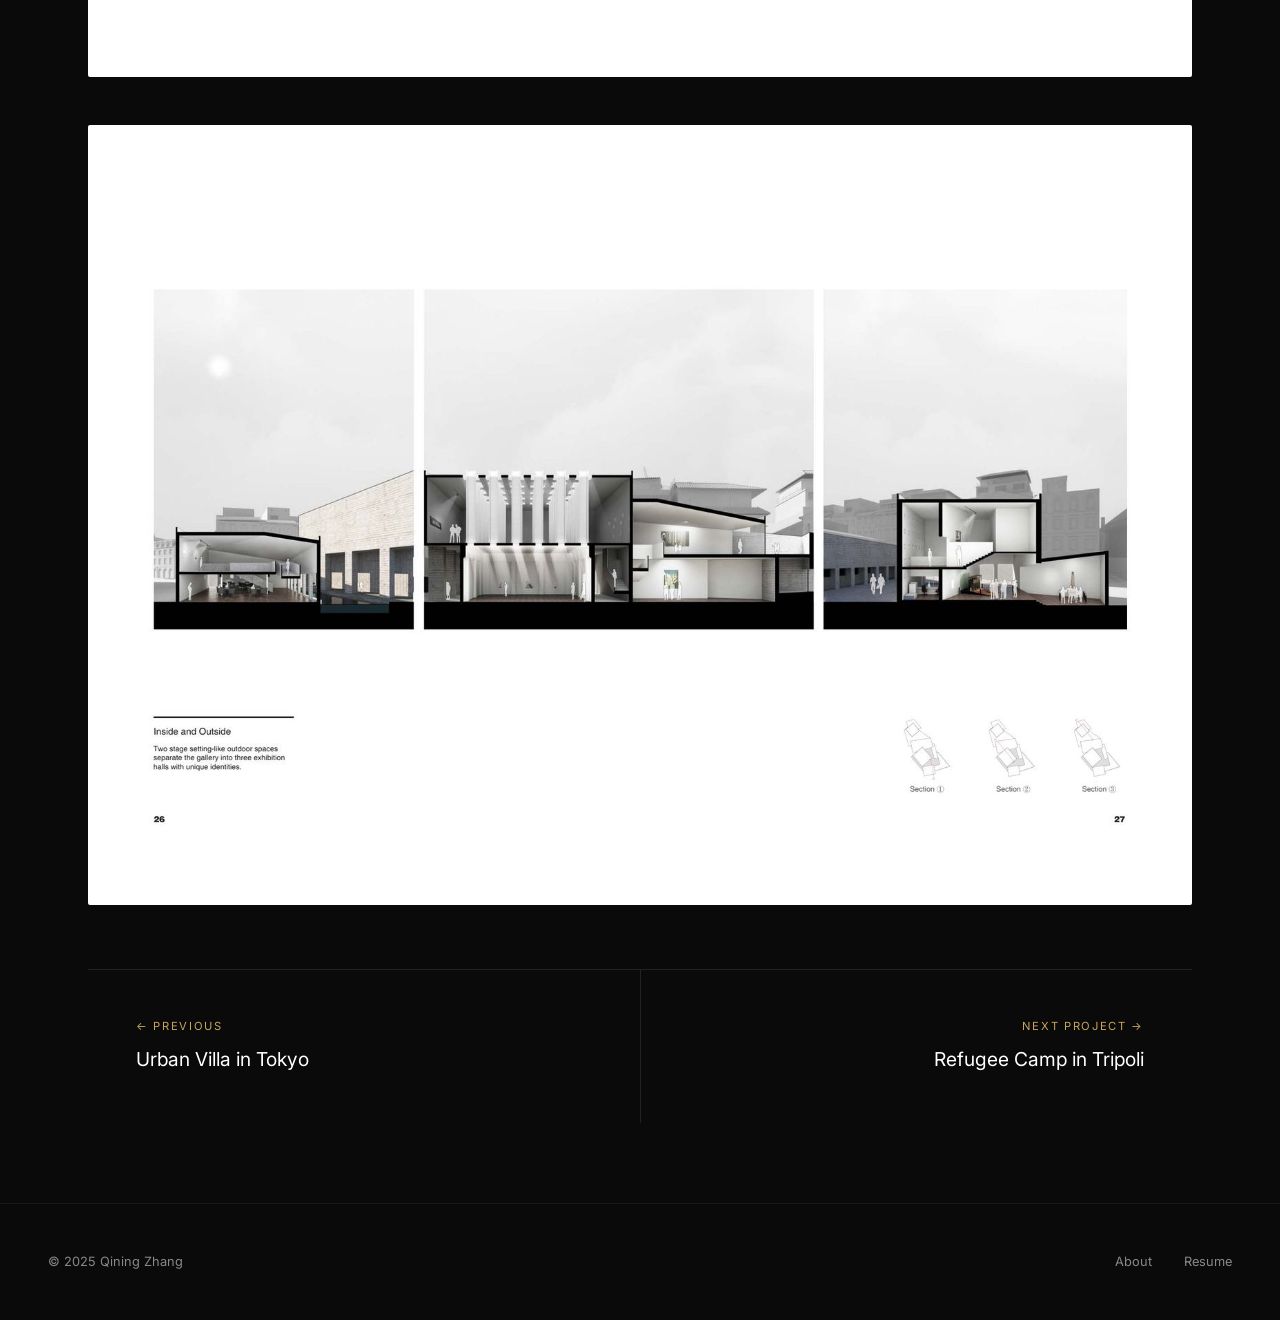
<file: projects/rome-gallery.html>
<!DOCTYPE html>
<html lang="en">
<head>
  <meta charset="UTF-8">
  <meta name="viewport" content="width=device-width, initial-scale=1.0">
  <title>Gallery in Rome | Qining Zhang</title>
  <link href="https://fonts.googleapis.com/css2?family=Inter:wght@300;400;500&display=swap" rel="stylesheet">
  <meta name="description" content="Gallery in Rome — Translating Giorgio de Chirico's metaphysical mystery into architectural space near the Spanish Steps.">
  <meta property="og:title" content="Gallery in Rome | Qining Zhang">
  <meta property="og:description" content="Gallery in Rome — Translating Giorgio de Chirico's metaphysical mystery into architectural space near the Spanish Steps.">
  <meta property="og:type" content="website">
  <link rel="icon" type="image/x-icon" href="../favicon.ico">
  <link rel="icon" type="image/png" sizes="32x32" href="../favicon-32x32.png">
  <link rel="apple-touch-icon" sizes="180x180" href="../apple-touch-icon.png">
  <link rel="stylesheet" href="../css/style.css">
</head>
<body>
  <div class="page-transition"></div>

  <nav class="nav">
    <a href="../index.html" class="nav-logo">Qining Zhang</a>
    <ul class="nav-links">
      <li><a href="../index.html">Works</a></li>
      <li><a href="../about.html">About</a></li>
      <li><a href="../resume.html">Resume</a></li>
    </ul>
    <button class="nav-toggle" aria-label="Menu">
      <span></span><span></span><span></span>
    </button>
  </nav>

  <section class="project-hero">
    <div class="hero-bg" style="background-image: url('../images/rome/rome-hero.jpg')"></div>
    <div class="project-hero-content">
      <p class="section-label">Project 02</p>
      <h1>Gallery in Rome</h1>
      <p class="project-tagline">Translation of Chirico's Intranquil Mystery</p>
      <div class="project-meta-bar">
        <div class="project-meta-item">
          <span class="label">Location</span>
          <span class="value">Rome, Italy</span>
        </div>
        <div class="project-meta-item">
          <span class="label">Year</span>
          <span class="value">Fall 2017</span>
        </div>
        <div class="project-meta-item">
          <span class="label">Type</span>
          <span class="value">Individual Work</span>
        </div>
        <div class="project-meta-item">
          <span class="label">Instructor</span>
          <span class="value">Xinnan Zhang, Di Wang</span>
        </div>
      </div>
    </div>
  </section>

  <div class="project-content">
    <div class="project-text-block reveal">
      <p>Located near the Spanish Steps and next to Giorgio de Chirico's former residence in Rome, this gallery translates the metaphysical mystery of Chirico's paintings into architectural space. The surrounding facades, colonnades, and arches — elements from Chirico's own canvases — create a typical Roman landscape of narrow streets and deep shadows.</p>
      <p>Chirico founded the scuola metafisica art movement before World War I, profoundly influencing the surrealists. His works feature Roman arcades, long shadows, mannequins, trains, and illogical perspective — imagery reflecting his affinity for Nietzsche's philosophy and Greek mythology.</p>
    </div>

    <div class="project-image">
      <img src="../images/rome/rome-01.jpg" alt="Site context near Spanish Steps" loading="lazy">
    </div>

    <div class="project-image">
      <img src="../images/rome/rome-02.jpg" alt="Chirico's metaphysical art analysis" loading="lazy">
    </div>

    <div class="project-text-block reveal">
      <p>The west facade has two conspicuous entrances for public activity with the roof slope shown honestly. The east facade, however, has only one entrance and two illogical perspective views — engaging visitors to explore the interior. This duality creates two emotions: one inviting, one mysterious, both drawing people inside.</p>
      <p>The gallery unfolds as a three-chapter spatial narrative: Hall and Tower, Columns and Skylight, and Plaza and Facade — each translating Chirico's artistic themes into architectural experience.</p>
    </div>

    <div class="project-image">
      <img src="../images/rome/rome-03.jpg" alt="Facade design - east and west contrast" loading="lazy">
    </div>

    <div class="project-image">
      <img src="../images/rome/rome-04.jpg" alt="Chapter One: Hall and Tower" loading="lazy">
    </div>

    <div class="project-text-block reveal">
      <p>The matrix of columns abstracts and duplicates the colonnade, becoming part of a light installation that scatters light into fragments and shines onto Chirico's sculptures. Two stage-setting-like outdoor spaces separate the gallery into three exhibition halls with unique identities, creating an alternating rhythm between inside and outside.</p>
    </div>

    <div class="project-image">
      <img src="../images/rome/rome-05.jpg" alt="Chapter Two: Columns and Skylight" loading="lazy">
    </div>

    <div class="project-image">
      <img src="../images/rome/rome-06.jpg" alt="Chapter Three: Plaza and Facade" loading="lazy">
    </div>

    <div class="project-image">
      <img src="../images/rome/rome-07.jpg" alt="Sections and inside-outside relationship" loading="lazy">
    </div>

    <nav class="project-nav">
      <a href="tokyo-villa.html">
        <span class="nav-label">&larr; Previous</span>
        <span class="nav-title">Urban Villa in Tokyo</span>
      </a>
      <a href="tripoli-camp.html">
        <span class="nav-label">Next Project &rarr;</span>
        <span class="nav-title">Refugee Camp in Tripoli</span>
      </a>
    </nav>
  </div>

  <footer class="footer">
    <p>&copy; 2025 Qining Zhang</p>
    <div class="footer-links">
      <a href="../about.html">About</a>
      <a href="../resume.html">Resume</a>
    </div>
  </footer>

  <script src="../js/main.js"></script>
</body>
</html>
</file>
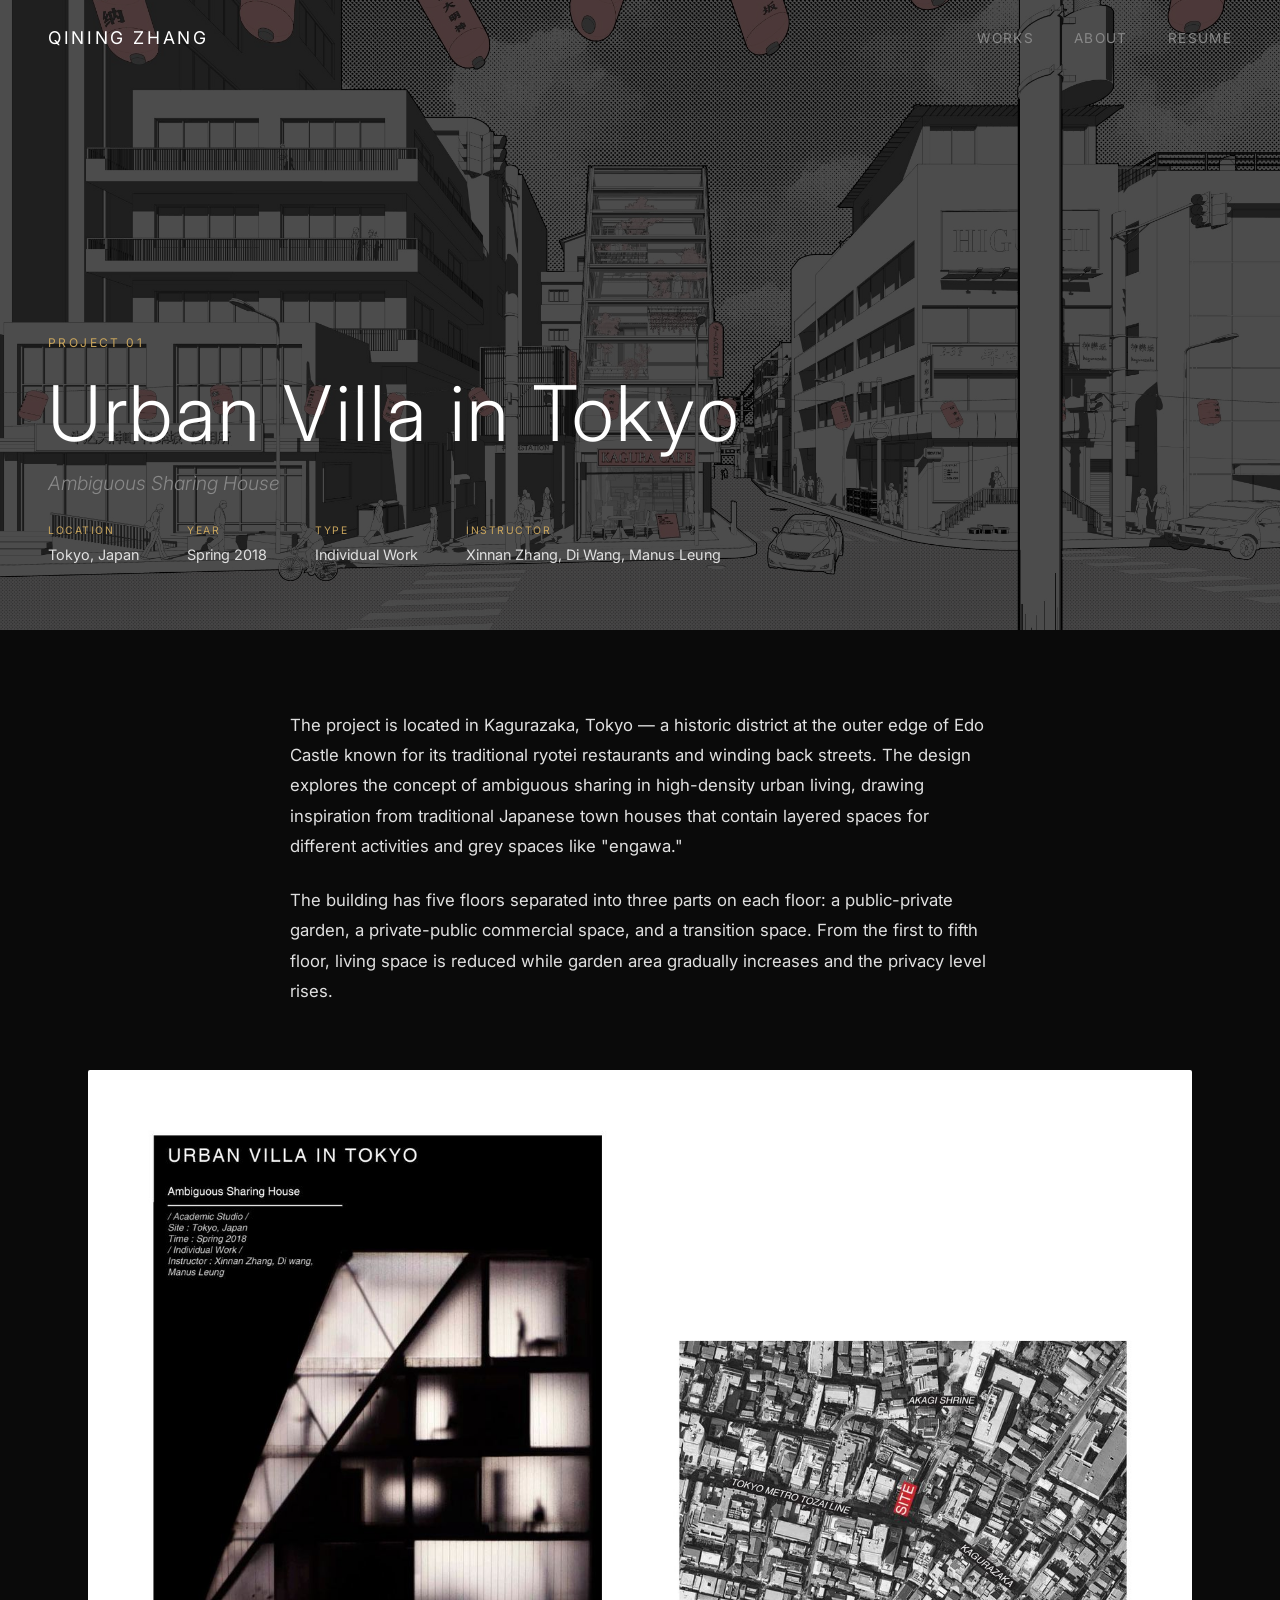
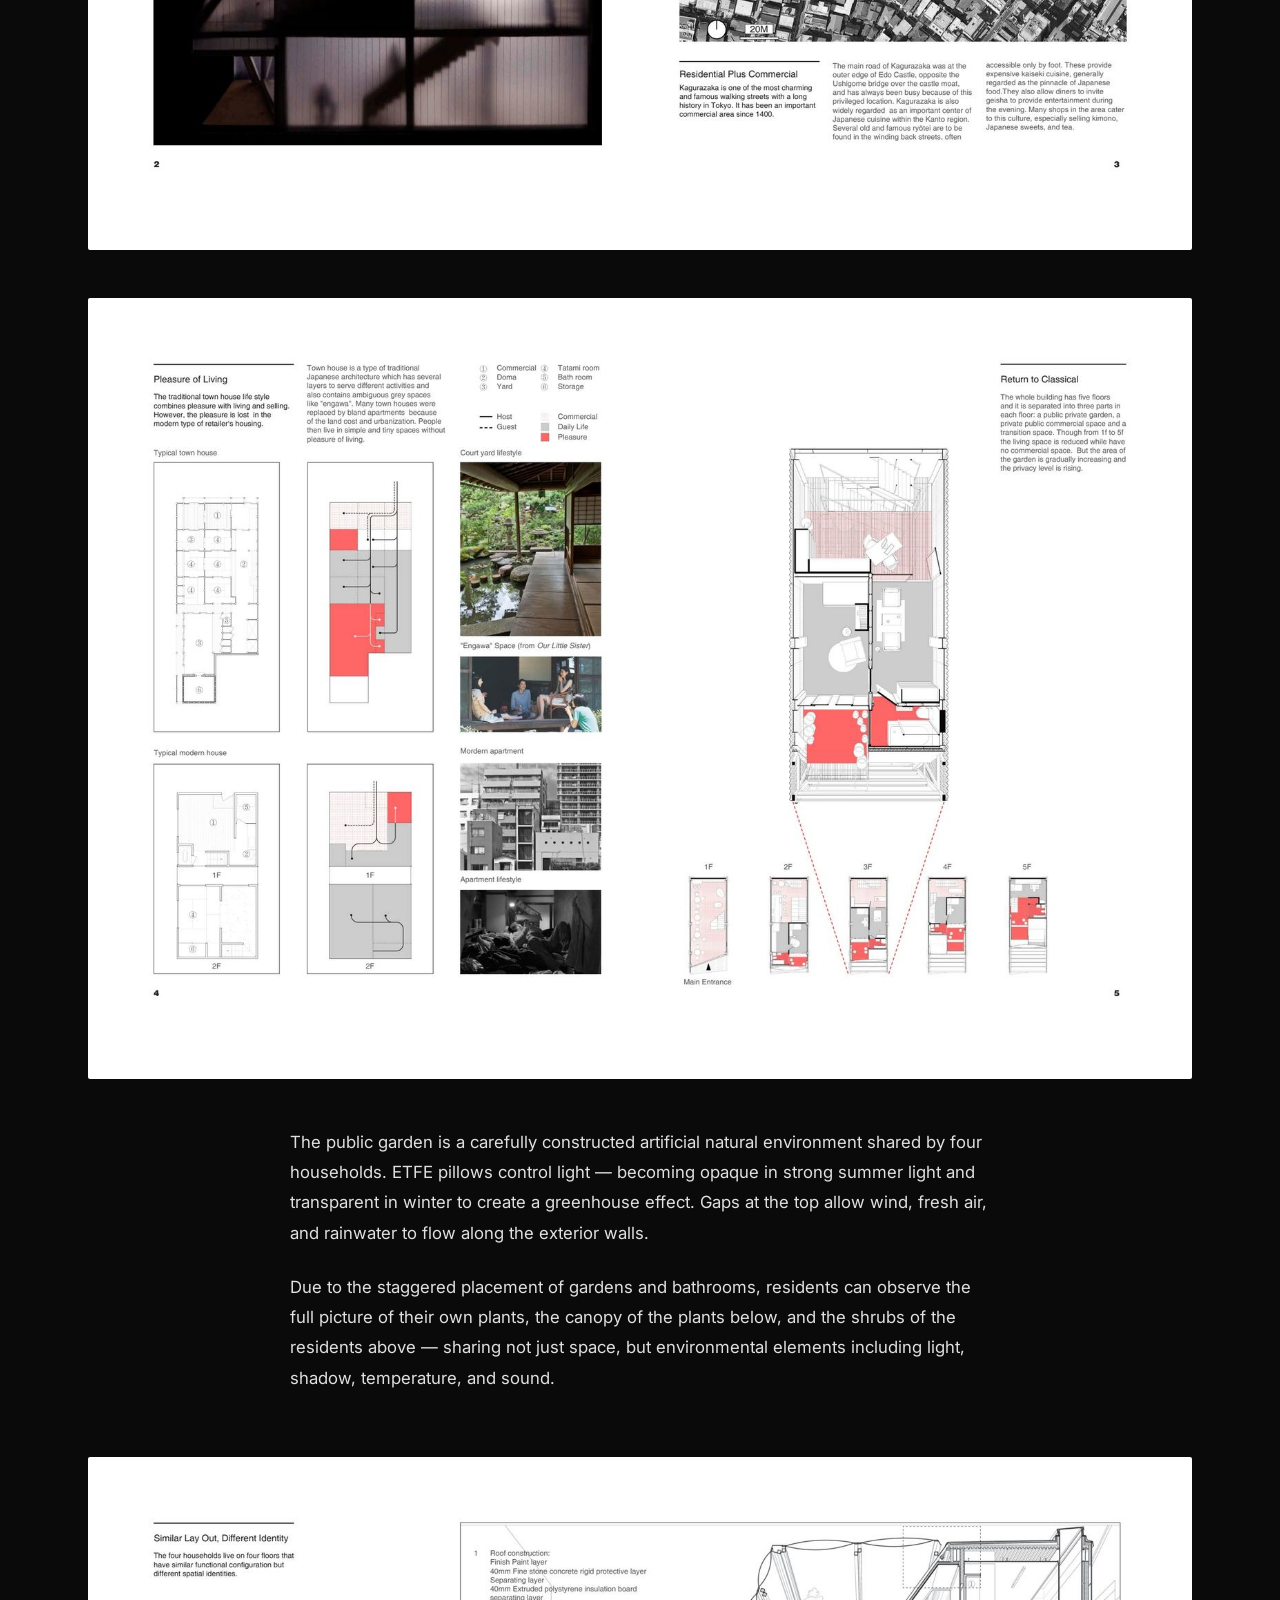
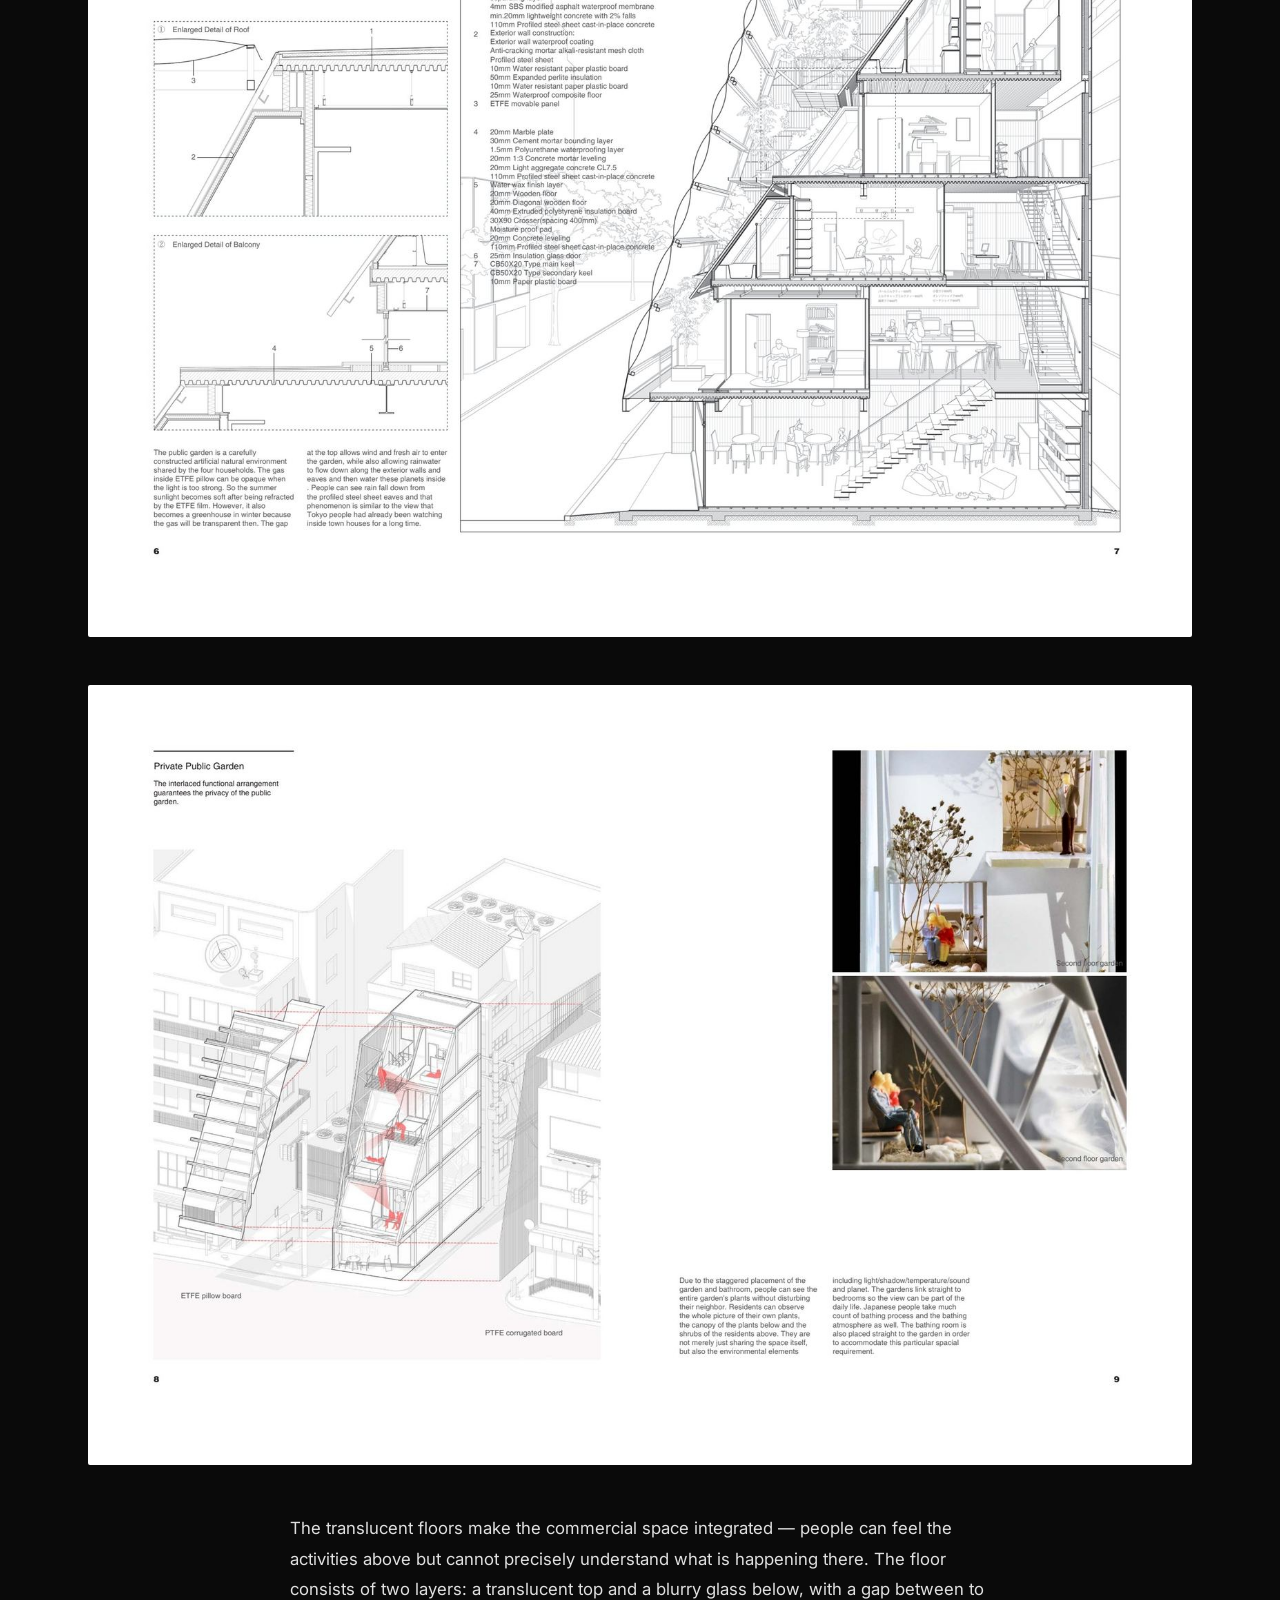
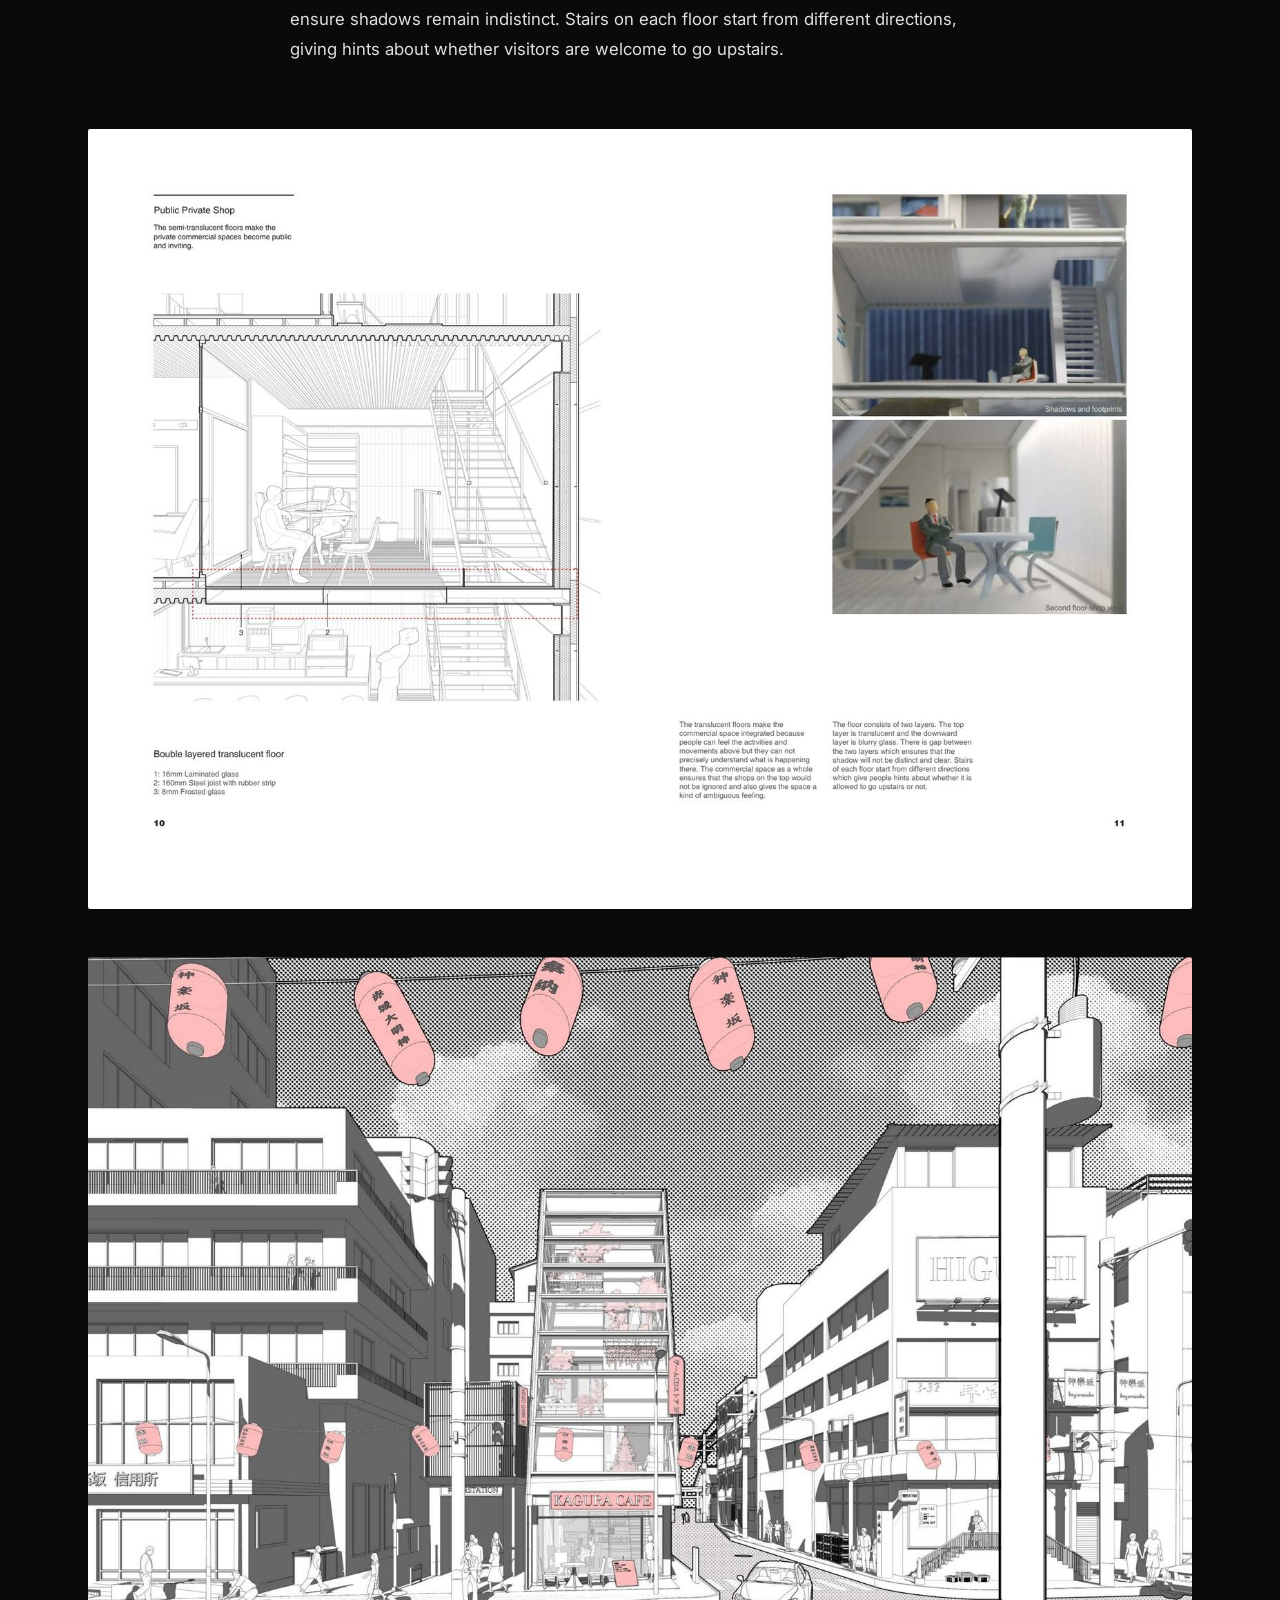
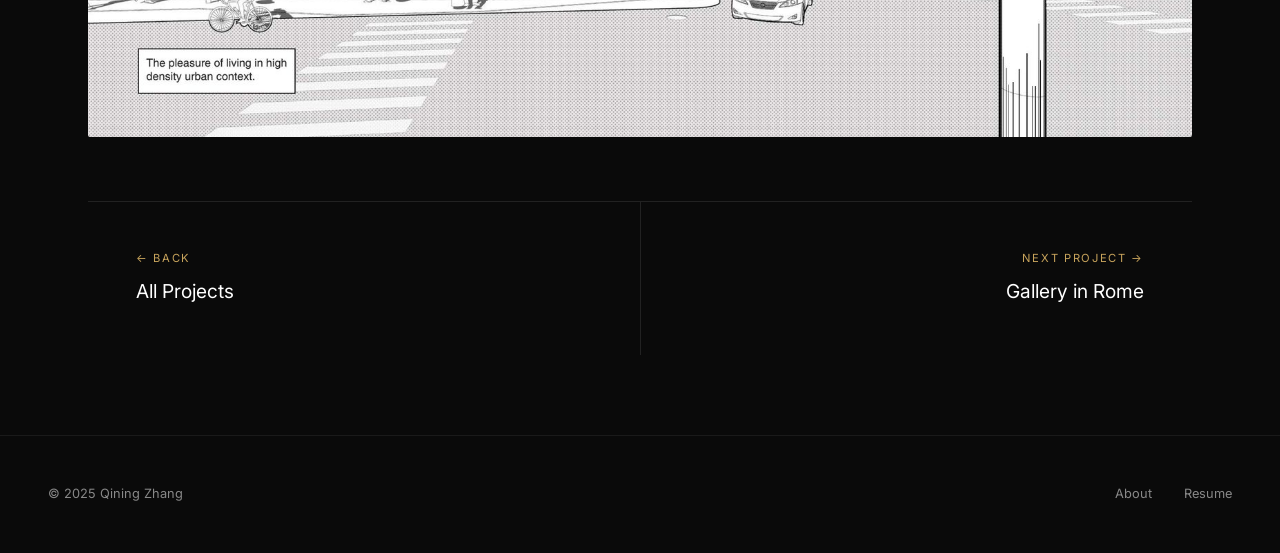
<file: projects/tokyo-villa.html>
<!DOCTYPE html>
<html lang="en">
<head>
  <meta charset="UTF-8">
  <meta name="viewport" content="width=device-width, initial-scale=1.0">
  <title>Urban Villa in Tokyo | Qining Zhang</title>
  <link href="https://fonts.googleapis.com/css2?family=Inter:wght@300;400;500&display=swap" rel="stylesheet">
  <meta name="description" content="Urban Villa in Tokyo — An ambiguous sharing house exploring high-density living in Kagurazaka. Architecture design by Qining Zhang.">
  <meta property="og:title" content="Urban Villa in Tokyo | Qining Zhang">
  <meta property="og:description" content="Urban Villa in Tokyo — An ambiguous sharing house exploring high-density living in Kagurazaka. Architecture design by Qining Zhang.">
  <meta property="og:type" content="website">
  <link rel="icon" type="image/x-icon" href="../favicon.ico">
  <link rel="icon" type="image/png" sizes="32x32" href="../favicon-32x32.png">
  <link rel="apple-touch-icon" sizes="180x180" href="../apple-touch-icon.png">
  <link rel="stylesheet" href="../css/style.css">
</head>
<body>
  <div class="page-transition"></div>

  <nav class="nav">
    <a href="../index.html" class="nav-logo">Qining Zhang</a>
    <ul class="nav-links">
      <li><a href="../index.html">Works</a></li>
      <li><a href="../about.html">About</a></li>
      <li><a href="../resume.html">Resume</a></li>
    </ul>
    <button class="nav-toggle" aria-label="Menu">
      <span></span><span></span><span></span>
    </button>
  </nav>

  <section class="project-hero">
    <div class="hero-bg" style="background-image: url('../images/tokyo/tokyo-hero.jpg')"></div>
    <div class="project-hero-content">
      <p class="section-label">Project 01</p>
      <h1>Urban Villa in Tokyo</h1>
      <p class="project-tagline">Ambiguous Sharing House</p>
      <div class="project-meta-bar">
        <div class="project-meta-item">
          <span class="label">Location</span>
          <span class="value">Tokyo, Japan</span>
        </div>
        <div class="project-meta-item">
          <span class="label">Year</span>
          <span class="value">Spring 2018</span>
        </div>
        <div class="project-meta-item">
          <span class="label">Type</span>
          <span class="value">Individual Work</span>
        </div>
        <div class="project-meta-item">
          <span class="label">Instructor</span>
          <span class="value">Xinnan Zhang, Di Wang, Manus Leung</span>
        </div>
      </div>
    </div>
  </section>

  <div class="project-content">
    <div class="project-text-block reveal">
      <p>The project is located in Kagurazaka, Tokyo — a historic district at the outer edge of Edo Castle known for its traditional ryotei restaurants and winding back streets. The design explores the concept of ambiguous sharing in high-density urban living, drawing inspiration from traditional Japanese town houses that contain layered spaces for different activities and grey spaces like "engawa."</p>
      <p>The building has five floors separated into three parts on each floor: a public-private garden, a private-public commercial space, and a transition space. From the first to fifth floor, living space is reduced while garden area gradually increases and the privacy level rises.</p>
    </div>

    <div class="project-image">
      <img src="../images/tokyo/tokyo-01.jpg" alt="Site context and town house analysis" loading="lazy">
    </div>

    <div class="project-image">
      <img src="../images/tokyo/tokyo-02.jpg" alt="Floor plan analysis" loading="lazy">
    </div>

    <div class="project-text-block reveal">
      <p>The public garden is a carefully constructed artificial natural environment shared by four households. ETFE pillows control light — becoming opaque in strong summer light and transparent in winter to create a greenhouse effect. Gaps at the top allow wind, fresh air, and rainwater to flow along the exterior walls.</p>
      <p>Due to the staggered placement of gardens and bathrooms, residents can observe the full picture of their own plants, the canopy of the plants below, and the shrubs of the residents above — sharing not just space, but environmental elements including light, shadow, temperature, and sound.</p>
    </div>

    <div class="project-image">
      <img src="../images/tokyo/tokyo-03.jpg" alt="Section and spatial diagram" loading="lazy">
    </div>

    <div class="project-image">
      <img src="../images/tokyo/tokyo-04.jpg" alt="Garden and bathing space" loading="lazy">
    </div>

    <div class="project-text-block reveal">
      <p>The translucent floors make the commercial space integrated — people can feel the activities above but cannot precisely understand what is happening there. The floor consists of two layers: a translucent top and a blurry glass below, with a gap between to ensure shadows remain indistinct. Stairs on each floor start from different directions, giving hints about whether visitors are welcome to go upstairs.</p>
    </div>

    <div class="project-image">
      <img src="../images/tokyo/tokyo-05.jpg" alt="Commercial space and translucent floors" loading="lazy">
    </div>

    <div class="project-image">
      <img src="../images/tokyo/tokyo-06.jpg" alt="Final render - the pleasure of living in high density" loading="lazy">
    </div>

    <nav class="project-nav">
      <a href="../index.html">
        <span class="nav-label">&larr; Back</span>
        <span class="nav-title">All Projects</span>
      </a>
      <a href="rome-gallery.html">
        <span class="nav-label">Next Project &rarr;</span>
        <span class="nav-title">Gallery in Rome</span>
      </a>
    </nav>
  </div>

  <footer class="footer">
    <p>&copy; 2025 Qining Zhang</p>
    <div class="footer-links">
      <a href="../about.html">About</a>
      <a href="../resume.html">Resume</a>
    </div>
  </footer>

  <script src="../js/main.js"></script>
</body>
</html>
</file>
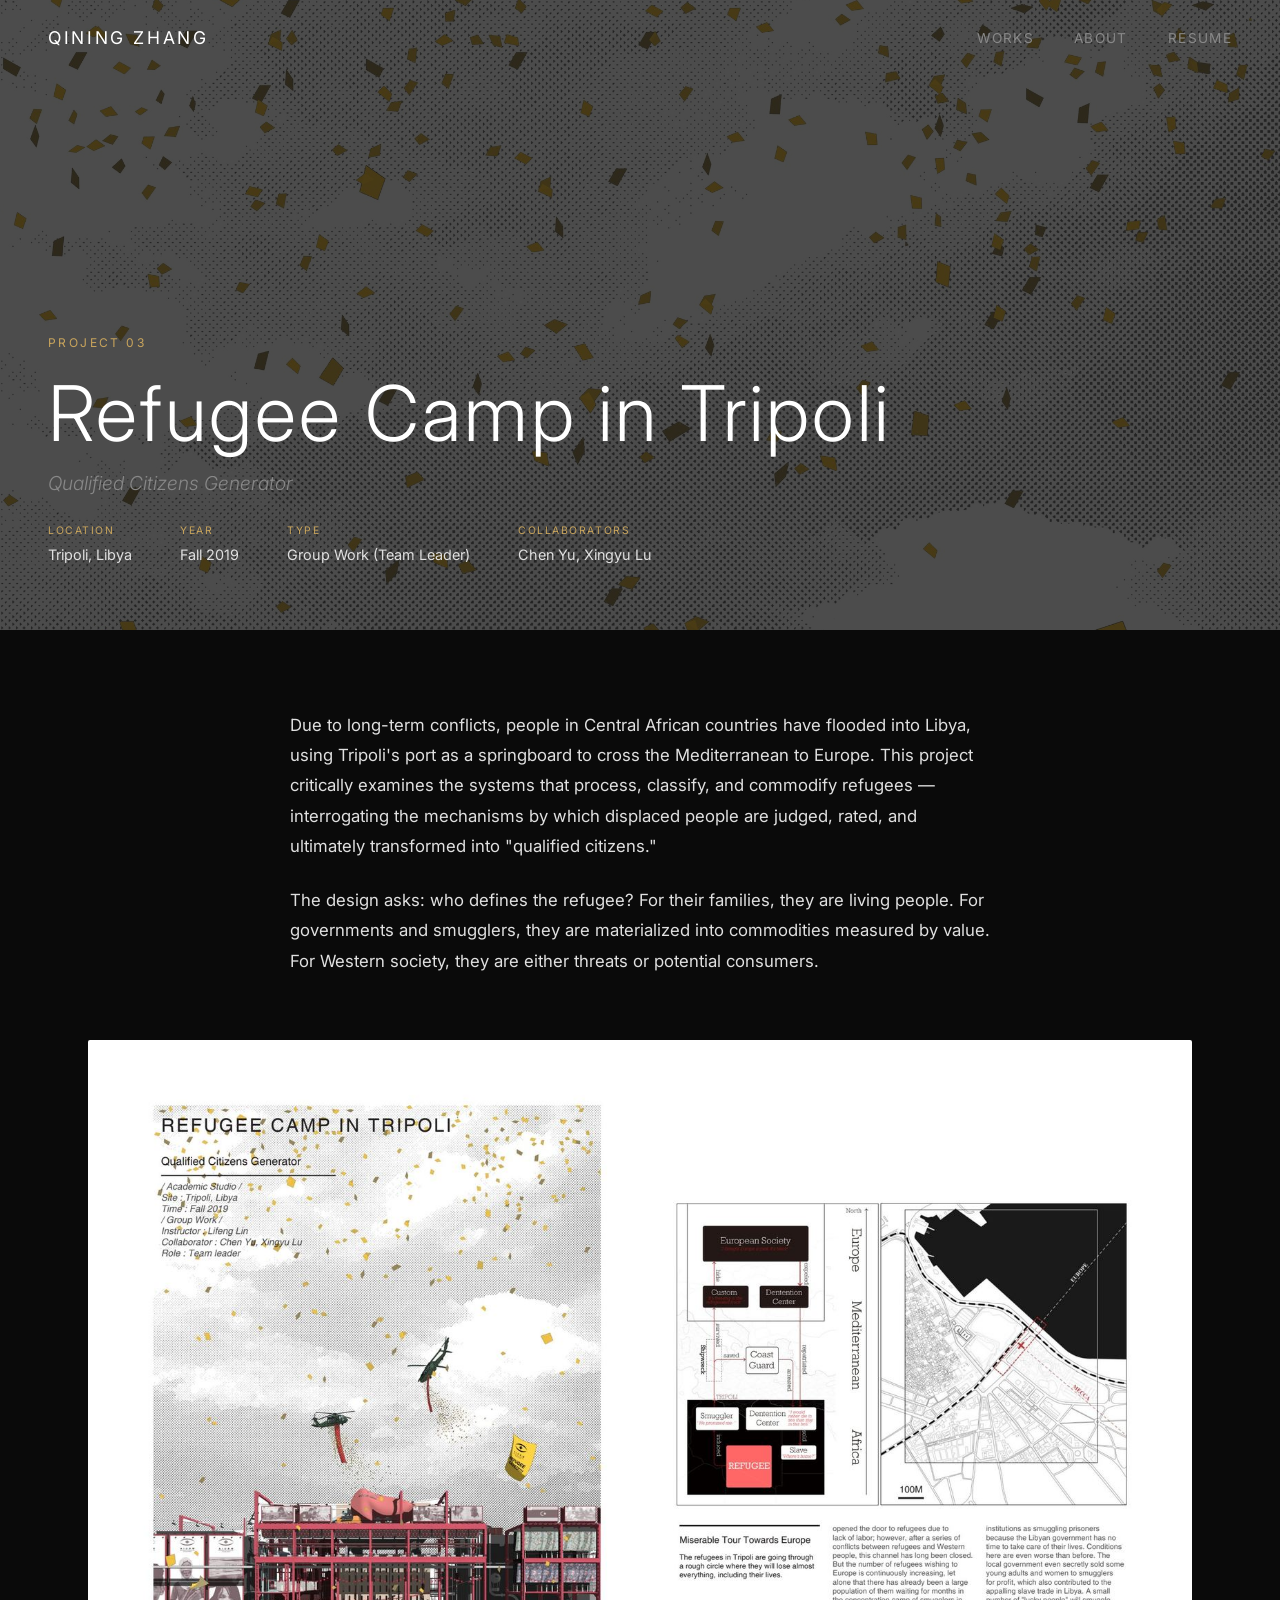
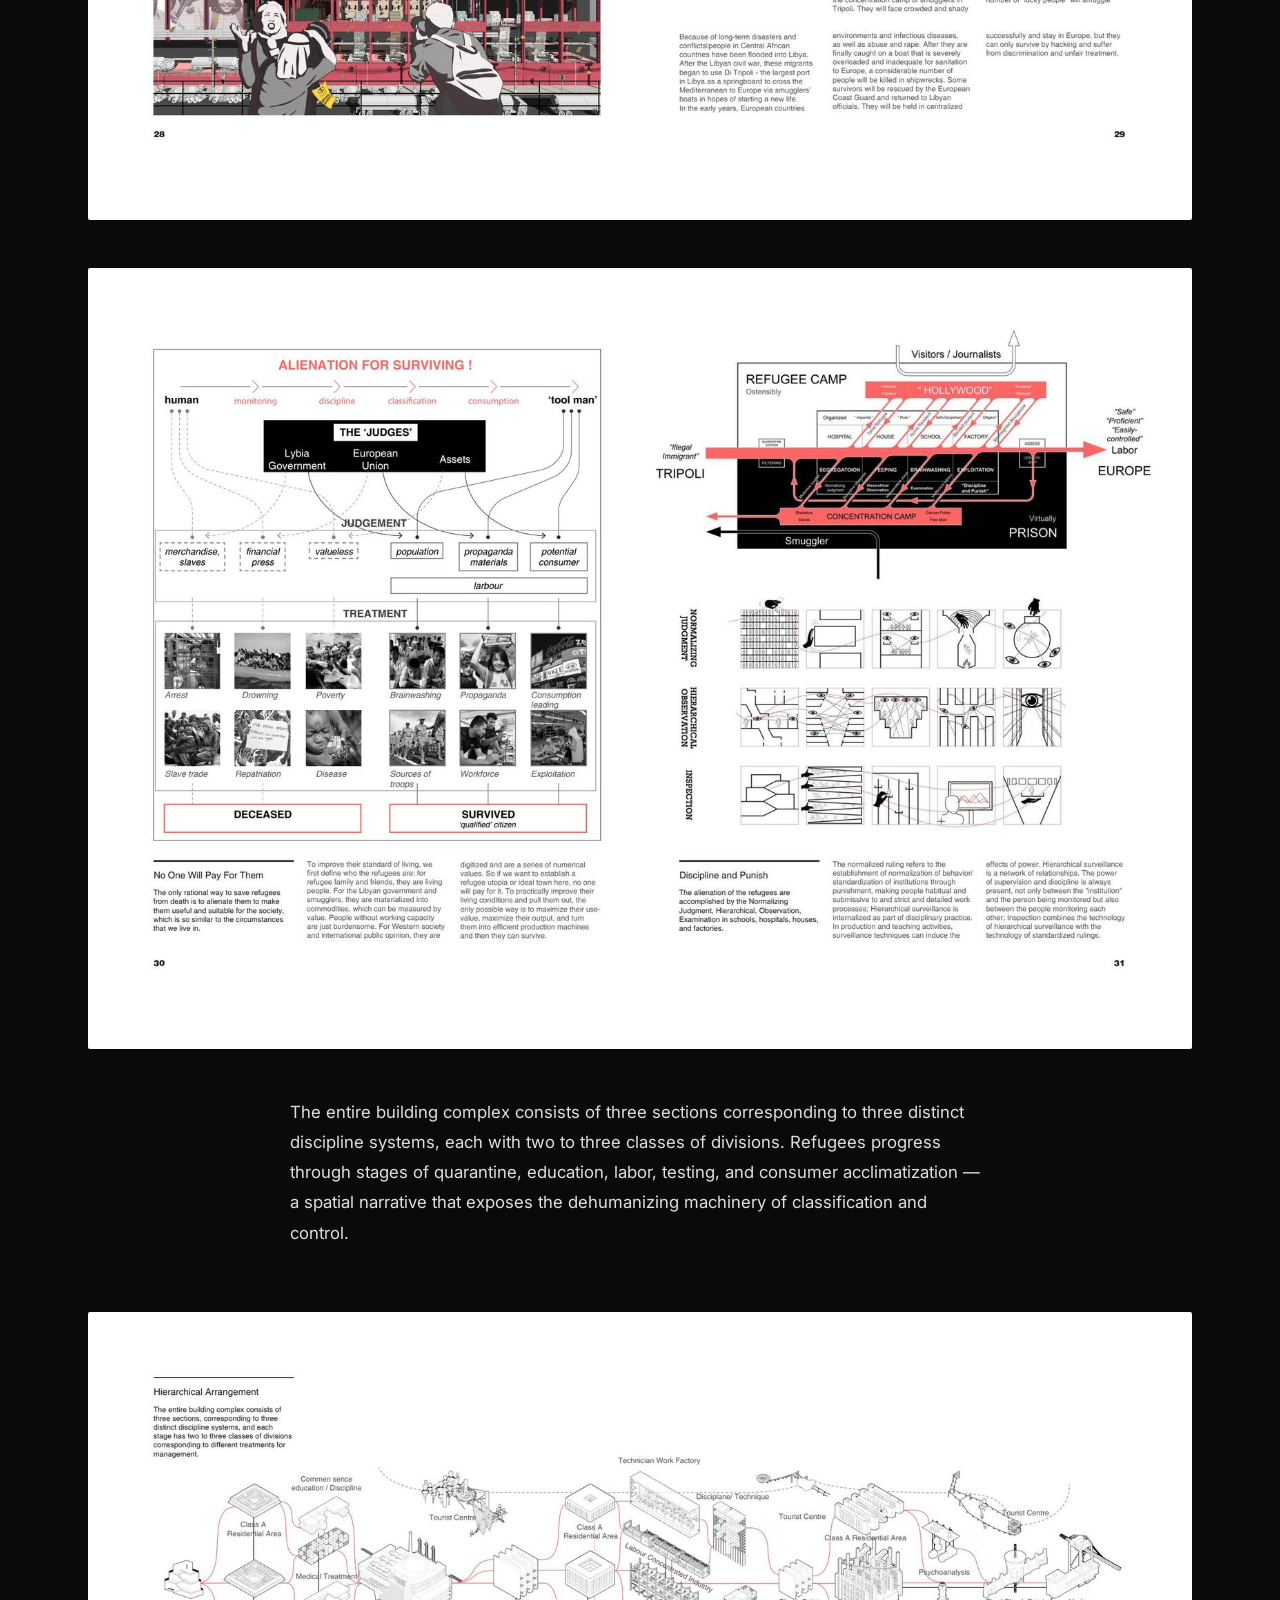
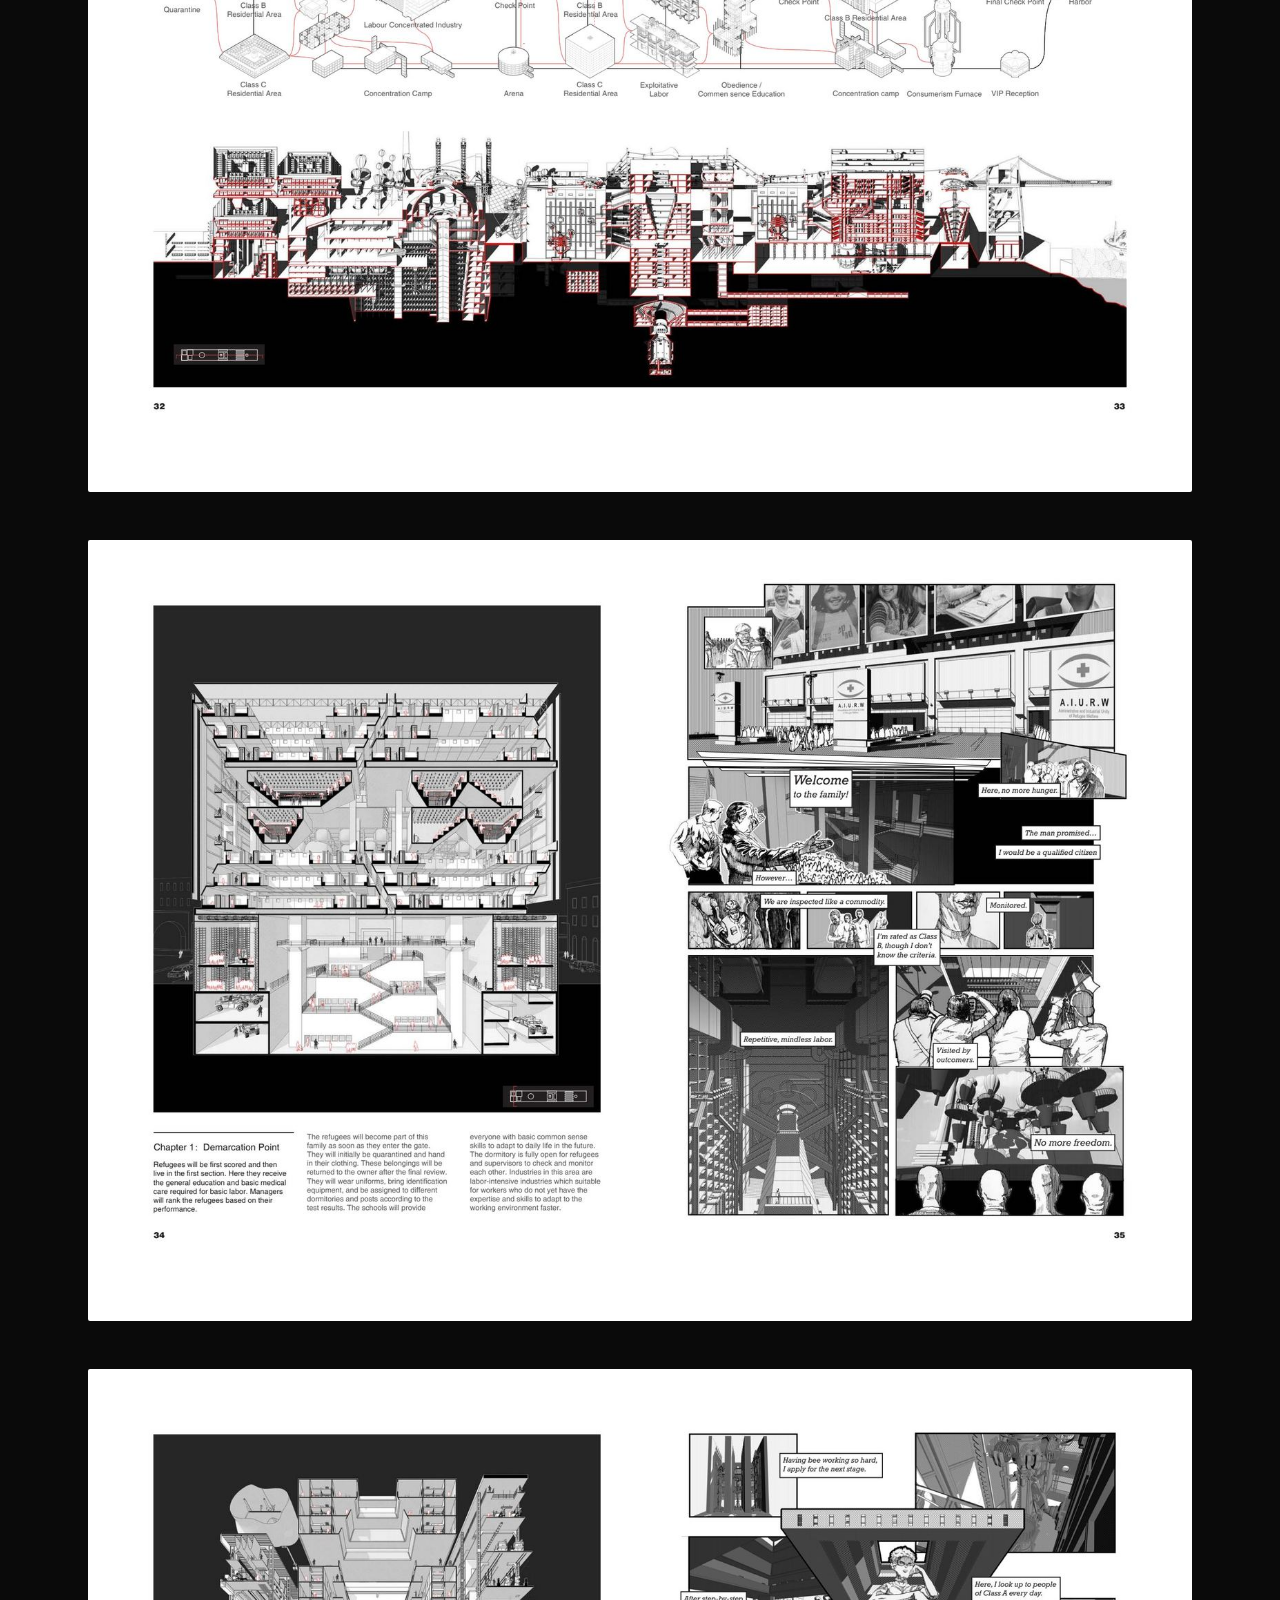
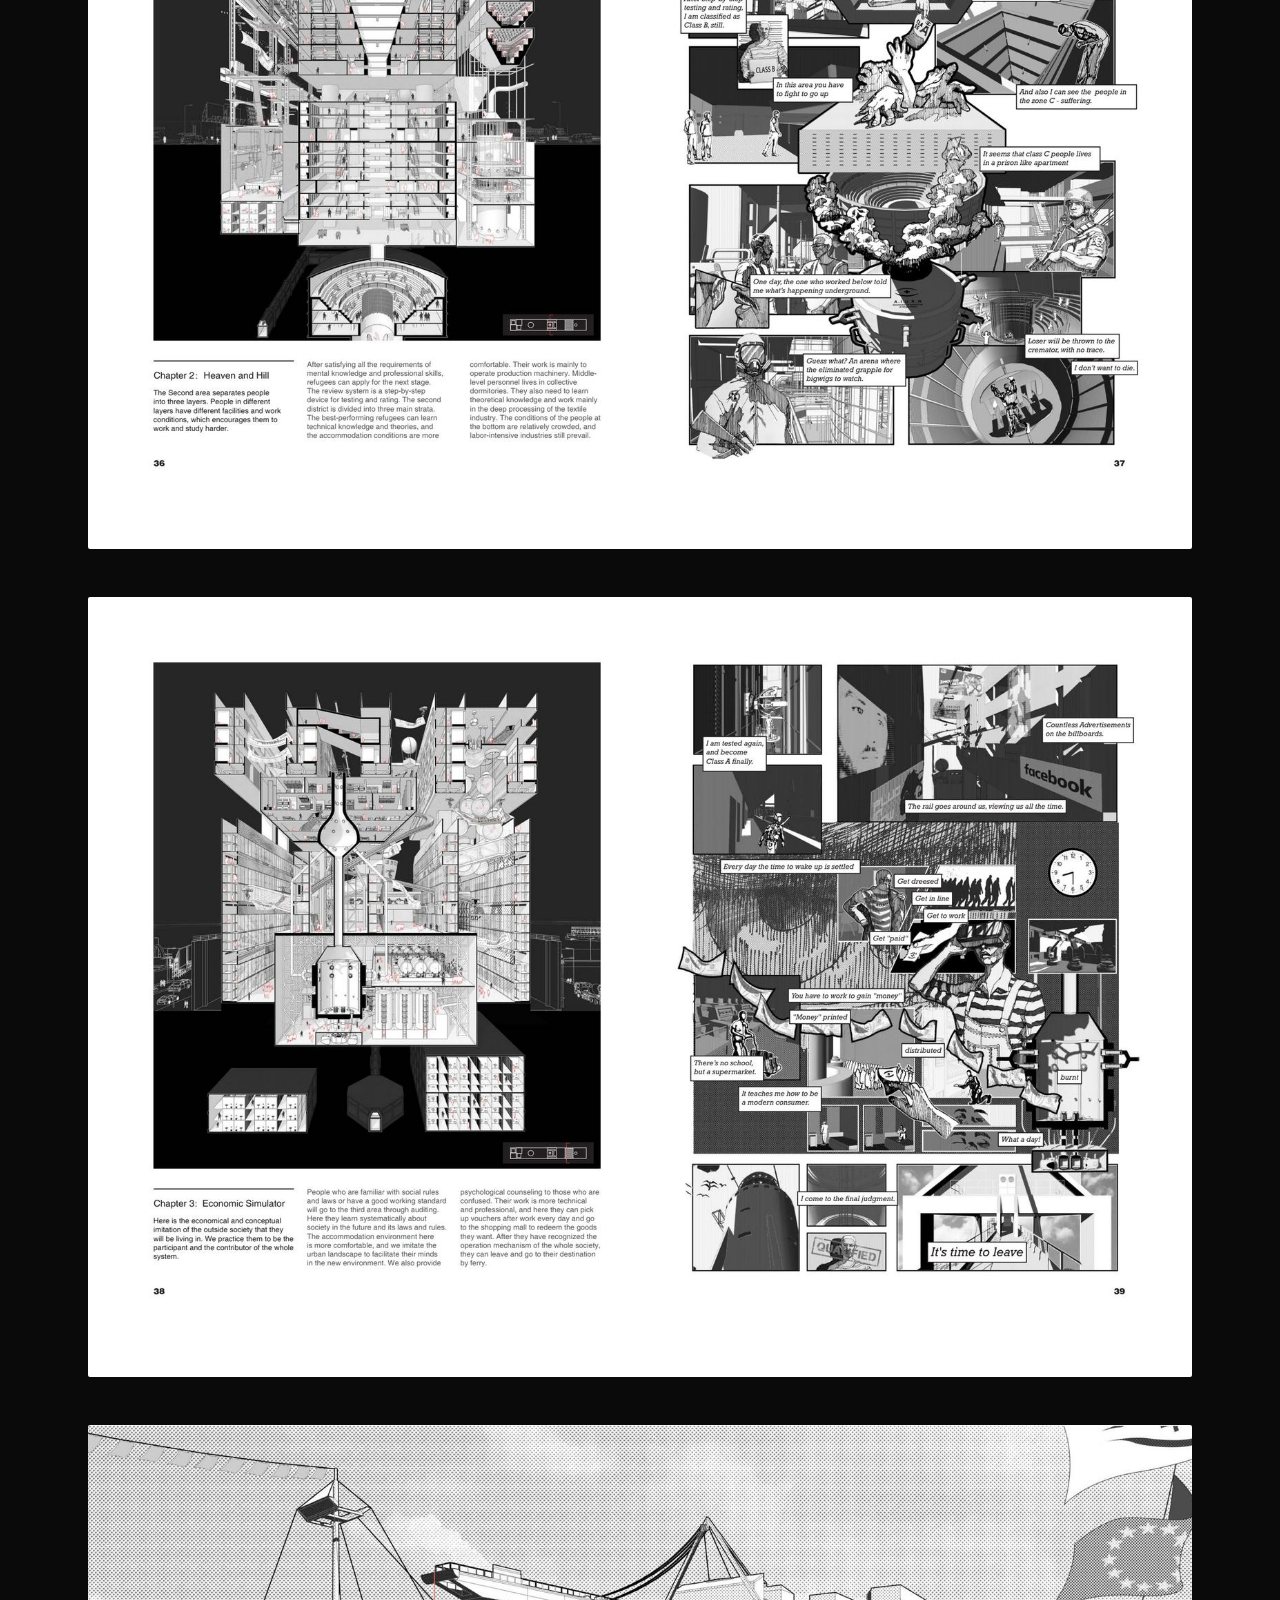
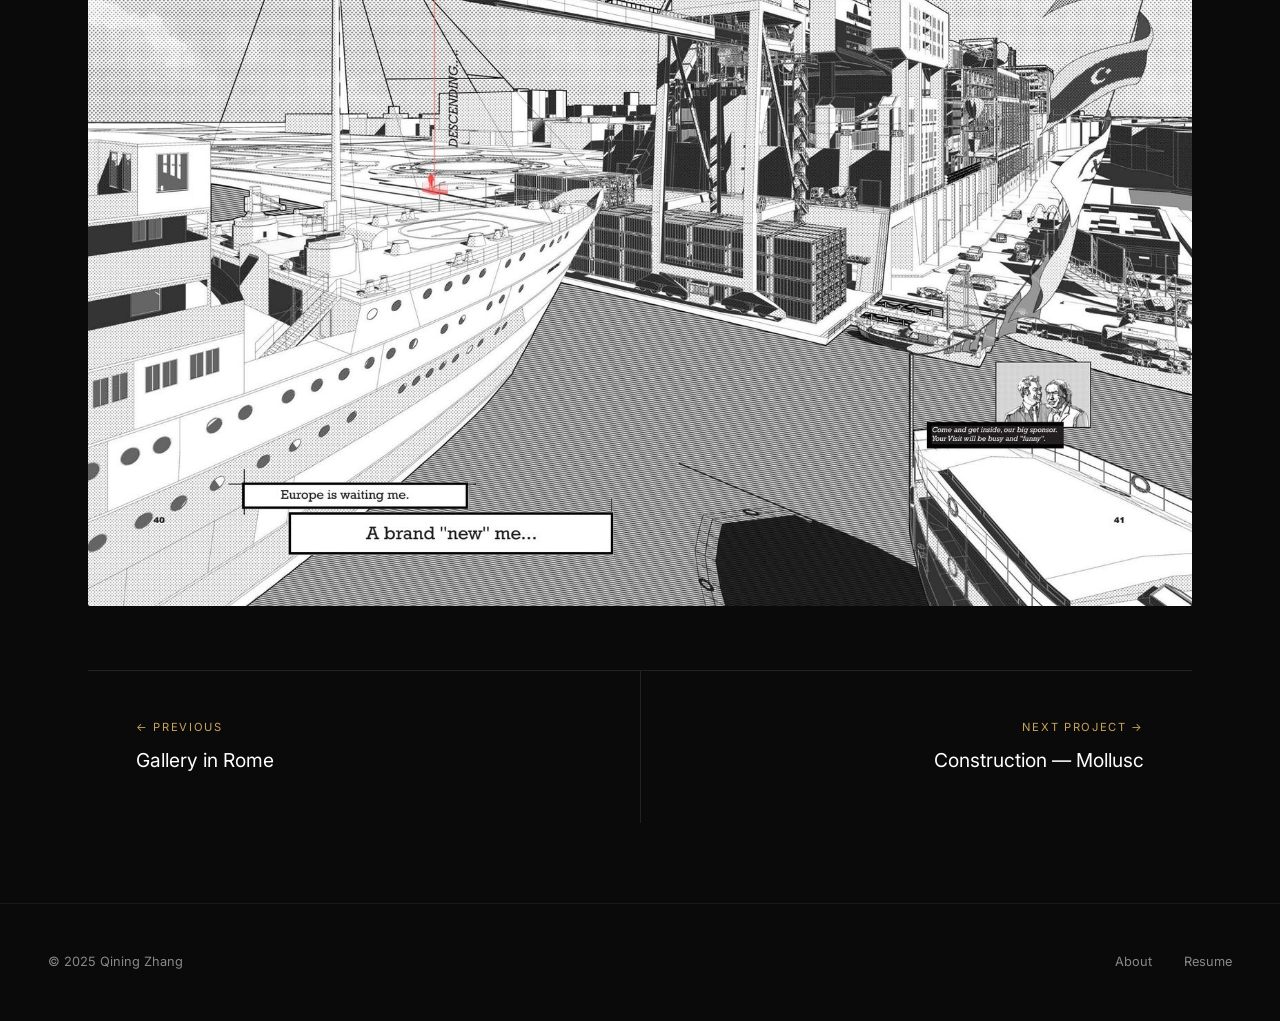
<file: projects/tripoli-camp.html>
<!DOCTYPE html>
<html lang="en">
<head>
  <meta charset="UTF-8">
  <meta name="viewport" content="width=device-width, initial-scale=1.0">
  <title>Refugee Camp in Tripoli | Qining Zhang</title>
  <link href="https://fonts.googleapis.com/css2?family=Inter:wght@300;400;500&display=swap" rel="stylesheet">
  <meta name="description" content="Refugee Camp in Tripoli — A critical urban design examining how displaced people are classified and processed.">
  <meta property="og:title" content="Refugee Camp in Tripoli | Qining Zhang">
  <meta property="og:description" content="Refugee Camp in Tripoli — A critical urban design examining how displaced people are classified and processed.">
  <meta property="og:type" content="website">
  <link rel="icon" type="image/x-icon" href="../favicon.ico">
  <link rel="icon" type="image/png" sizes="32x32" href="../favicon-32x32.png">
  <link rel="apple-touch-icon" sizes="180x180" href="../apple-touch-icon.png">
  <link rel="stylesheet" href="../css/style.css">
</head>
<body>
  <div class="page-transition"></div>

  <nav class="nav">
    <a href="../index.html" class="nav-logo">Qining Zhang</a>
    <ul class="nav-links">
      <li><a href="../index.html">Works</a></li>
      <li><a href="../about.html">About</a></li>
      <li><a href="../resume.html">Resume</a></li>
    </ul>
    <button class="nav-toggle" aria-label="Menu">
      <span></span><span></span><span></span>
    </button>
  </nav>

  <section class="project-hero">
    <div class="hero-bg" style="background-image: url('../images/tripoli/tripoli-hero.jpg')"></div>
    <div class="project-hero-content">
      <p class="section-label">Project 03</p>
      <h1>Refugee Camp in Tripoli</h1>
      <p class="project-tagline">Qualified Citizens Generator</p>
      <div class="project-meta-bar">
        <div class="project-meta-item">
          <span class="label">Location</span>
          <span class="value">Tripoli, Libya</span>
        </div>
        <div class="project-meta-item">
          <span class="label">Year</span>
          <span class="value">Fall 2019</span>
        </div>
        <div class="project-meta-item">
          <span class="label">Type</span>
          <span class="value">Group Work (Team Leader)</span>
        </div>
        <div class="project-meta-item">
          <span class="label">Collaborators</span>
          <span class="value">Chen Yu, Xingyu Lu</span>
        </div>
      </div>
    </div>
  </section>

  <div class="project-content">
    <div class="project-text-block reveal">
      <p>Due to long-term conflicts, people in Central African countries have flooded into Libya, using Tripoli's port as a springboard to cross the Mediterranean to Europe. This project critically examines the systems that process, classify, and commodify refugees — interrogating the mechanisms by which displaced people are judged, rated, and ultimately transformed into "qualified citizens."</p>
      <p>The design asks: who defines the refugee? For their families, they are living people. For governments and smugglers, they are materialized into commodities measured by value. For Western society, they are either threats or potential consumers.</p>
    </div>

    <div class="project-image">
      <img src="../images/tripoli/tripoli-01.jpg" alt="Site context - Tripoli port" loading="lazy">
    </div>

    <div class="project-image">
      <img src="../images/tripoli/tripoli-02.jpg" alt="Stakeholder analysis diagram" loading="lazy">
    </div>

    <div class="project-text-block reveal">
      <p>The entire building complex consists of three sections corresponding to three distinct discipline systems, each with two to three classes of divisions. Refugees progress through stages of quarantine, education, labor, testing, and consumer acclimatization — a spatial narrative that exposes the dehumanizing machinery of classification and control.</p>
    </div>

    <div class="project-image">
      <img src="../images/tripoli/tripoli-03.jpg" alt="Master plan and program distribution" loading="lazy">
    </div>

    <div class="project-image">
      <img src="../images/tripoli/tripoli-04.jpg" alt="First-person narrative through the camp" loading="lazy">
    </div>

    <div class="project-image">
      <img src="../images/tripoli/tripoli-05.jpg" alt="Stage two: testing and rating" loading="lazy">
    </div>

    <div class="project-image">
      <img src="../images/tripoli/tripoli-06.jpg" alt="Stage three: consumer education" loading="lazy">
    </div>

    <div class="project-image">
      <img src="../images/tripoli/tripoli-07.jpg" alt="Final departure - a brand new citizen" loading="lazy">
    </div>

    <nav class="project-nav">
      <a href="rome-gallery.html">
        <span class="nav-label">&larr; Previous</span>
        <span class="nav-title">Gallery in Rome</span>
      </a>
      <a href="mollusc.html">
        <span class="nav-label">Next Project &rarr;</span>
        <span class="nav-title">Construction &mdash; Mollusc</span>
      </a>
    </nav>
  </div>

  <footer class="footer">
    <p>&copy; 2025 Qining Zhang</p>
    <div class="footer-links">
      <a href="../about.html">About</a>
      <a href="../resume.html">Resume</a>
    </div>
  </footer>

  <script src="../js/main.js"></script>
</body>
</html>
</file>
<file: css/style.css>
/* ========== Reset & Base ========== */
*, *::before, *::after {
  margin: 0;
  padding: 0;
  box-sizing: border-box;
}

:root {
  --bg: #0a0a0a;
  --bg-card: #141414;
  --bg-nav: rgba(10,10,10,0.85);
  --text: #e0e0e0;
  --text-muted: #888;
  --accent: #c8a45c;
  --accent-hover: #dbb76a;
  --white: #fff;
  --transition: 0.4s cubic-bezier(0.25, 0.46, 0.45, 0.94);
}

html {
  scroll-behavior: smooth;
  font-size: 16px;
}

body {
  background: var(--bg);
  color: var(--text);
  font-family: 'Inter', 'Helvetica Neue', Arial, sans-serif;
  line-height: 1.6;
  overflow-x: hidden;
  -webkit-font-smoothing: antialiased;
}

a {
  color: inherit;
  text-decoration: none;
}

img {
  max-width: 100%;
  display: block;
}

/* ========== Typography ========== */
h1, h2, h3, h4 {
  font-weight: 300;
  letter-spacing: 0.04em;
  line-height: 1.2;
}

h1 { font-size: clamp(2.5rem, 6vw, 5rem); }
h2 { font-size: clamp(1.8rem, 4vw, 3rem); }
h3 { font-size: clamp(1.2rem, 2.5vw, 1.8rem); }

.section-label {
  font-size: 0.75rem;
  letter-spacing: 0.2em;
  text-transform: uppercase;
  color: var(--accent);
  margin-bottom: 1rem;
}

/* ========== Navigation ========== */
.nav {
  position: fixed;
  top: 0;
  left: 0;
  width: 100%;
  z-index: 1000;
  padding: 1.5rem 3rem;
  display: flex;
  justify-content: space-between;
  align-items: center;
  background: transparent;
  transition: background var(--transition), padding var(--transition);
}

.nav.scrolled {
  background: var(--bg-nav);
  backdrop-filter: blur(20px);
  -webkit-backdrop-filter: blur(20px);
  padding: 1rem 3rem;
}

.nav-logo {
  font-size: 1.1rem;
  font-weight: 400;
  letter-spacing: 0.15em;
  text-transform: uppercase;
  color: var(--white);
}

.nav-links {
  display: flex;
  gap: 2.5rem;
  list-style: none;
}

.nav-links a {
  font-size: 0.85rem;
  letter-spacing: 0.1em;
  text-transform: uppercase;
  color: var(--text-muted);
  transition: color 0.3s;
  position: relative;
}

.nav-links a::after {
  content: '';
  position: absolute;
  bottom: -4px;
  left: 0;
  width: 0;
  height: 1px;
  background: var(--accent);
  transition: width 0.3s;
}

.nav-links a:hover,
.nav-links a.active {
  color: var(--white);
}

.nav-links a:hover::after,
.nav-links a.active::after {
  width: 100%;
}

/* Mobile menu */
.nav-toggle {
  display: none;
  flex-direction: column;
  gap: 5px;
  cursor: pointer;
  background: none;
  border: none;
  padding: 4px;
}

.nav-toggle span {
  display: block;
  width: 24px;
  height: 1.5px;
  background: var(--white);
  transition: all 0.3s;
}

/* ========== Hero ========== */
.hero {
  height: 100vh;
  display: flex;
  flex-direction: column;
  justify-content: flex-end;
  padding: 0 3rem 6rem;
  position: relative;
  overflow: hidden;
}

.hero-bg {
  position: absolute;
  inset: 0;
  background-size: cover;
  background-position: center;
  filter: brightness(0.35);
  transform: scale(1.05);
  transition: transform 8s ease-out;
}

.hero.loaded .hero-bg {
  transform: scale(1);
}

.hero-content {
  position: relative;
  z-index: 1;
  max-width: 800px;
}

.hero-content h1 {
  color: var(--white);
  margin-bottom: 1rem;
  opacity: 0;
  transform: translateY(30px);
  animation: fadeUp 1s 0.3s forwards;
}

.hero-subtitle {
  font-size: clamp(1rem, 2vw, 1.3rem);
  color: var(--text-muted);
  font-weight: 300;
  letter-spacing: 0.05em;
  opacity: 0;
  transform: translateY(20px);
  animation: fadeUp 1s 0.6s forwards;
}

.hero-scroll {
  position: absolute;
  bottom: 2rem;
  left: 50%;
  transform: translateX(-50%);
  display: flex;
  flex-direction: column;
  align-items: center;
  gap: 0.5rem;
  opacity: 0;
  animation: fadeUp 1s 1s forwards;
}

.hero-scroll span {
  font-size: 0.7rem;
  letter-spacing: 0.15em;
  text-transform: uppercase;
  color: var(--text-muted);
}

.scroll-line {
  width: 1px;
  height: 40px;
  background: linear-gradient(to bottom, var(--accent), transparent);
  animation: scrollPulse 2s infinite;
}

@keyframes fadeUp {
  to { opacity: 1; transform: translateY(0); }
}

@keyframes scrollPulse {
  0%, 100% { opacity: 0.3; }
  50% { opacity: 1; }
}

/* ========== Project Grid (Home) ========== */
.projects-section {
  padding: 8rem 3rem;
}

.projects-section .section-header {
  text-align: center;
  margin-bottom: 5rem;
}

.project-grid {
  display: grid;
  grid-template-columns: repeat(2, 1fr);
  gap: 2rem;
  max-width: 1400px;
  margin: 0 auto;
}

.project-card {
  position: relative;
  overflow: hidden;
  aspect-ratio: 16 / 10;
  cursor: pointer;
  border-radius: 2px;
}

.project-card img {
  width: 100%;
  height: 100%;
  object-fit: cover;
  transition: transform 0.8s var(--transition), filter 0.6s;
  filter: brightness(0.7);
}

.project-card:hover img {
  transform: scale(1.05);
  filter: brightness(0.4);
}

.project-card-overlay {
  position: absolute;
  inset: 0;
  display: flex;
  flex-direction: column;
  justify-content: flex-end;
  padding: 2rem;
  background: linear-gradient(to top, rgba(0,0,0,0.7) 0%, transparent 60%);
}

.project-card-number {
  font-size: 0.7rem;
  letter-spacing: 0.2em;
  color: var(--accent);
  margin-bottom: 0.5rem;
}

.project-card h3 {
  color: var(--white);
  margin-bottom: 0.3rem;
  transform: translateY(10px);
  transition: transform var(--transition);
}

.project-card:hover h3 {
  transform: translateY(0);
}

.project-card-meta {
  font-size: 0.8rem;
  color: var(--text-muted);
  opacity: 0;
  transform: translateY(10px);
  transition: all var(--transition);
}

.project-card:hover .project-card-meta {
  opacity: 1;
  transform: translateY(0);
}

/* ========== Project Detail Page ========== */
.project-hero {
  height: 70vh;
  min-height: 500px;
  display: flex;
  align-items: flex-end;
  padding: 0 3rem 4rem;
  position: relative;
  overflow: hidden;
}

.project-hero .hero-bg {
  filter: brightness(0.3);
}

.project-hero-content {
  position: relative;
  z-index: 1;
  max-width: 900px;
}

.project-hero-content .section-label {
  opacity: 0;
  animation: fadeUp 0.8s 0.2s forwards;
}

.project-hero-content h1 {
  color: var(--white);
  margin-bottom: 0.5rem;
  opacity: 0;
  animation: fadeUp 0.8s 0.4s forwards;
}

.project-hero-content .project-tagline {
  font-size: 1.2rem;
  color: var(--text-muted);
  font-weight: 300;
  font-style: italic;
  margin-bottom: 1.5rem;
  opacity: 0;
  animation: fadeUp 0.8s 0.6s forwards;
}

.project-meta-bar {
  display: flex;
  gap: 3rem;
  opacity: 0;
  animation: fadeUp 0.8s 0.8s forwards;
}

.project-meta-item {
  display: flex;
  flex-direction: column;
  gap: 0.2rem;
}

.project-meta-item .label {
  font-size: 0.65rem;
  letter-spacing: 0.15em;
  text-transform: uppercase;
  color: var(--accent);
}

.project-meta-item .value {
  font-size: 0.9rem;
  color: var(--text);
}

/* Project content */
.project-content {
  max-width: 1200px;
  margin: 0 auto;
  padding: 5rem 3rem;
}

.project-text-block {
  max-width: 700px;
  margin: 0 auto 4rem;
  text-align: left;
}

.project-text-block p {
  font-size: 1.05rem;
  line-height: 1.8;
  color: var(--text);
  margin-bottom: 1.5rem;
}

.project-image {
  margin: 3rem 0;
  opacity: 0;
  transform: translateY(40px);
  transition: opacity 0.8s, transform 0.8s;
}

.project-image.visible {
  opacity: 1;
  transform: translateY(0);
}

.project-image img {
  width: 100%;
  border-radius: 2px;
}

.project-image-full {
  margin: 4rem -3rem;
  max-width: calc(100% + 6rem);
}

.project-image-caption {
  font-size: 0.8rem;
  color: var(--text-muted);
  margin-top: 0.8rem;
  font-style: italic;
}

/* Project navigation */
.project-nav {
  display: flex;
  border-top: 1px solid #222;
  margin-top: 4rem;
}

.project-nav a {
  flex: 1;
  padding: 3rem;
  display: flex;
  flex-direction: column;
  gap: 0.5rem;
  transition: background 0.3s;
}

.project-nav a:hover {
  background: var(--bg-card);
}

.project-nav a:last-child {
  text-align: right;
  border-left: 1px solid #222;
}

.project-nav .nav-label {
  font-size: 0.7rem;
  letter-spacing: 0.15em;
  text-transform: uppercase;
  color: var(--accent);
}

.project-nav .nav-title {
  font-size: 1.2rem;
  color: var(--white);
}

/* ========== About Page ========== */
.about-section {
  padding: 10rem 3rem 6rem;
  max-width: 1100px;
  margin: 0 auto;
}

.about-grid {
  display: grid;
  grid-template-columns: 1fr 1.5fr;
  gap: 5rem;
  align-items: start;
}

.about-image {
  position: sticky;
  top: 8rem;
}

.about-image img {
  width: 100%;
  border-radius: 2px;
  filter: brightness(0.9);
}

.about-text h1 {
  color: var(--white);
  margin-bottom: 2rem;
}

.about-text p {
  font-size: 1.05rem;
  line-height: 1.9;
  margin-bottom: 1.5rem;
  color: var(--text);
}

.about-details {
  margin-top: 3rem;
  display: grid;
  grid-template-columns: 1fr 1fr;
  gap: 2rem;
}

.about-detail-item h4 {
  font-size: 0.7rem;
  letter-spacing: 0.15em;
  text-transform: uppercase;
  color: var(--accent);
  margin-bottom: 0.8rem;
  font-weight: 500;
}

.about-detail-item p,
.about-detail-item li {
  font-size: 0.95rem;
  color: var(--text);
  line-height: 1.8;
}

.about-detail-item ul {
  list-style: none;
}

.contact-links {
  margin-top: 3rem;
  display: flex;
  gap: 1.5rem;
}

.contact-link {
  display: inline-flex;
  align-items: center;
  gap: 0.5rem;
  padding: 0.7rem 1.5rem;
  border: 1px solid #333;
  font-size: 0.85rem;
  letter-spacing: 0.05em;
  transition: all 0.3s;
}

.contact-link:hover {
  border-color: var(--accent);
  color: var(--accent);
}

/* ========== Resume Page ========== */
.resume-section {
  padding: 10rem 3rem 6rem;
  max-width: 900px;
  margin: 0 auto;
}

.resume-section h1 {
  color: var(--white);
  margin-bottom: 1rem;
}

.resume-download {
  display: inline-flex;
  align-items: center;
  gap: 0.5rem;
  padding: 0.8rem 2rem;
  background: var(--accent);
  color: var(--bg);
  font-size: 0.85rem;
  letter-spacing: 0.1em;
  text-transform: uppercase;
  font-weight: 500;
  transition: background 0.3s;
  margin-bottom: 4rem;
}

.resume-download:hover {
  background: var(--accent-hover);
}

.resume-block {
  padding: 3rem 0;
  border-top: 1px solid #222;
}

.resume-block h3 {
  font-size: 0.75rem;
  letter-spacing: 0.2em;
  text-transform: uppercase;
  color: var(--accent);
  margin-bottom: 2rem;
  font-weight: 500;
}

.resume-entry {
  display: grid;
  grid-template-columns: 200px 1fr;
  gap: 2rem;
  margin-bottom: 2rem;
}

.resume-date {
  font-size: 0.85rem;
  color: var(--text-muted);
}

.resume-info h4 {
  font-size: 1.05rem;
  color: var(--white);
  font-weight: 400;
  margin-bottom: 0.3rem;
}

.resume-info p {
  font-size: 0.9rem;
  color: var(--text-muted);
}

/* ========== Footer ========== */
.footer {
  padding: 3rem;
  border-top: 1px solid #1a1a1a;
  display: flex;
  justify-content: space-between;
  align-items: center;
  font-size: 0.8rem;
  color: var(--text-muted);
}

.footer-links {
  display: flex;
  gap: 2rem;
}

.footer-links a {
  transition: color 0.3s;
}

.footer-links a:hover {
  color: var(--white);
}

/* ========== Scroll Animations ========== */
.reveal {
  opacity: 0;
  transform: translateY(30px);
  transition: opacity 0.8s, transform 0.8s;
}

.reveal.visible {
  opacity: 1;
  transform: translateY(0);
}

/* ========== Page Transition ========== */
.page-transition {
  position: fixed;
  inset: 0;
  background: var(--bg);
  z-index: 9999;
  opacity: 1;
  transition: opacity 0.5s;
  pointer-events: none;
}

.page-transition.done {
  opacity: 0;
}

/* ========== Responsive ========== */
@media (max-width: 1024px) {
  .project-grid {
    gap: 1.5rem;
  }

  .about-grid {
    grid-template-columns: 1fr;
    gap: 3rem;
  }

  .about-image {
    position: static;
    max-width: 400px;
  }
}

@media (max-width: 768px) {
  .nav {
    padding: 1rem 1.5rem;
  }

  .nav-toggle {
    display: flex;
  }

  .nav-links {
    position: fixed;
    top: 0;
    right: -100%;
    width: 70%;
    max-width: 300px;
    height: 100vh;
    background: #111;
    flex-direction: column;
    padding: 5rem 2rem;
    gap: 2rem;
    transition: right 0.4s;
  }

  .nav-links.open {
    right: 0;
  }

  .nav-overlay {
    display: none;
    position: fixed;
    inset: 0;
    background: rgba(0,0,0,0.5);
    z-index: -1;
  }

  .nav-links.open ~ .nav-overlay {
    display: block;
  }

  .hero {
    padding: 0 1.5rem 4rem;
  }

  .project-grid {
    grid-template-columns: 1fr;
    gap: 1.5rem;
  }

  .projects-section {
    padding: 5rem 1.5rem;
  }

  .project-hero {
    height: 50vh;
    padding: 0 1.5rem 3rem;
  }

  .project-content {
    padding: 3rem 1.5rem;
  }

  .project-meta-bar {
    flex-wrap: wrap;
    gap: 1.5rem;
  }

  .resume-entry {
    grid-template-columns: 1fr;
    gap: 0.5rem;
  }

  .about-section,
  .resume-section {
    padding: 7rem 1.5rem 4rem;
  }

  .about-details {
    grid-template-columns: 1fr;
  }

  .footer {
    flex-direction: column;
    gap: 1rem;
    text-align: center;
    padding: 2rem 1.5rem;
  }

  .project-nav {
    flex-direction: column;
  }

  .project-nav a:last-child {
    text-align: left;
    border-left: none;
    border-top: 1px solid #222;
  }
}
</file>
